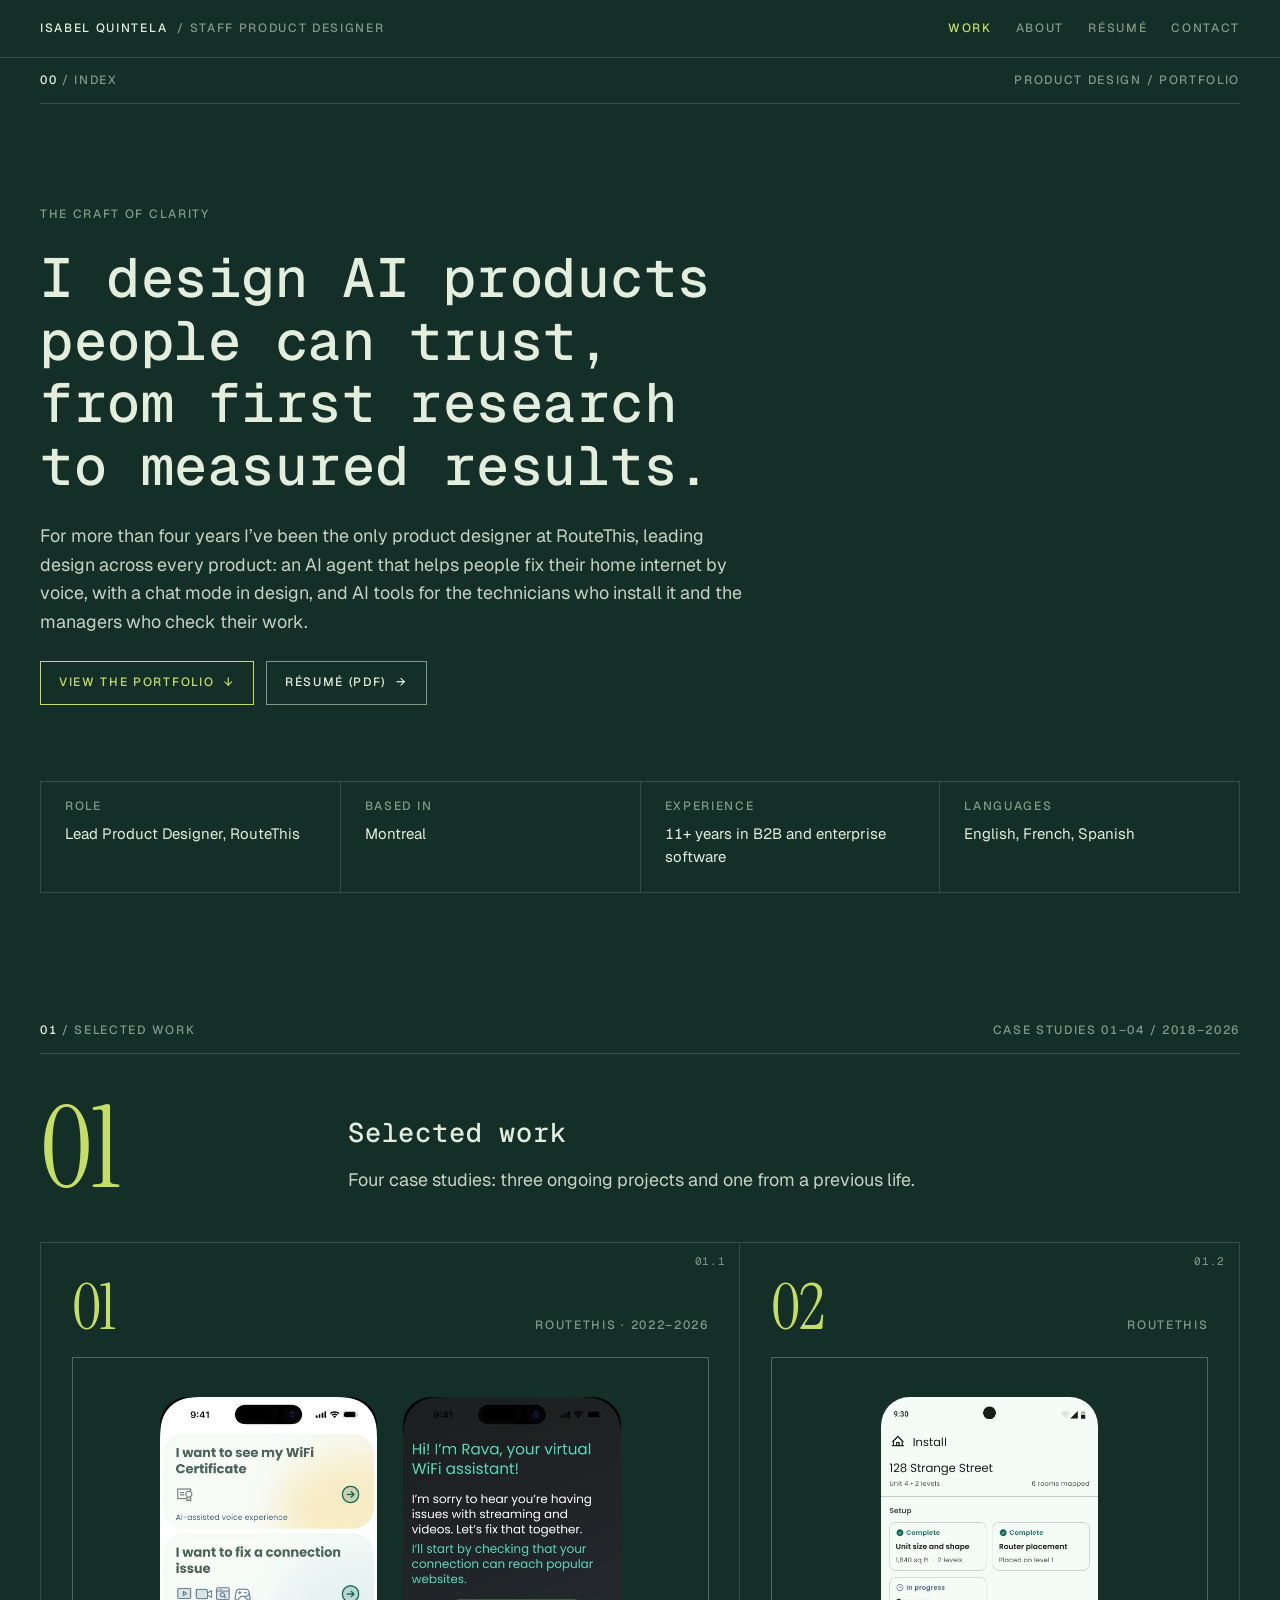
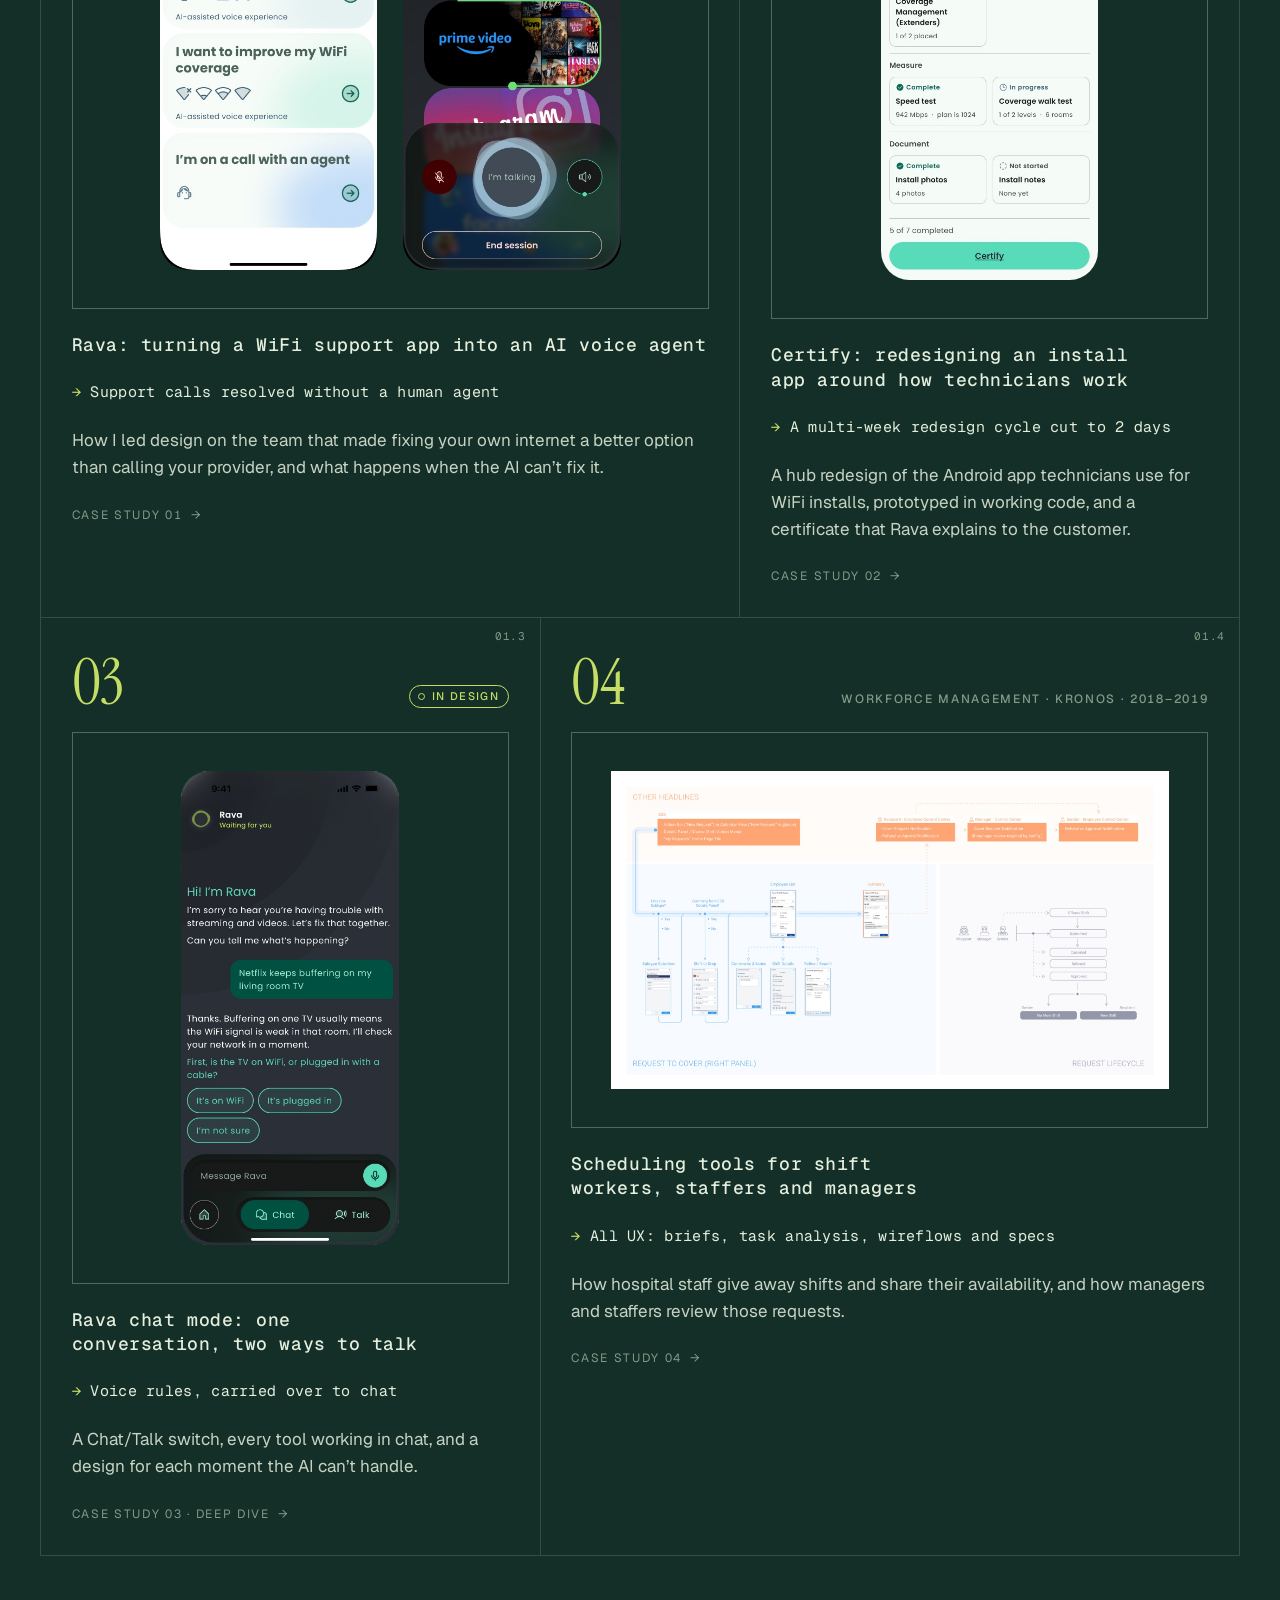
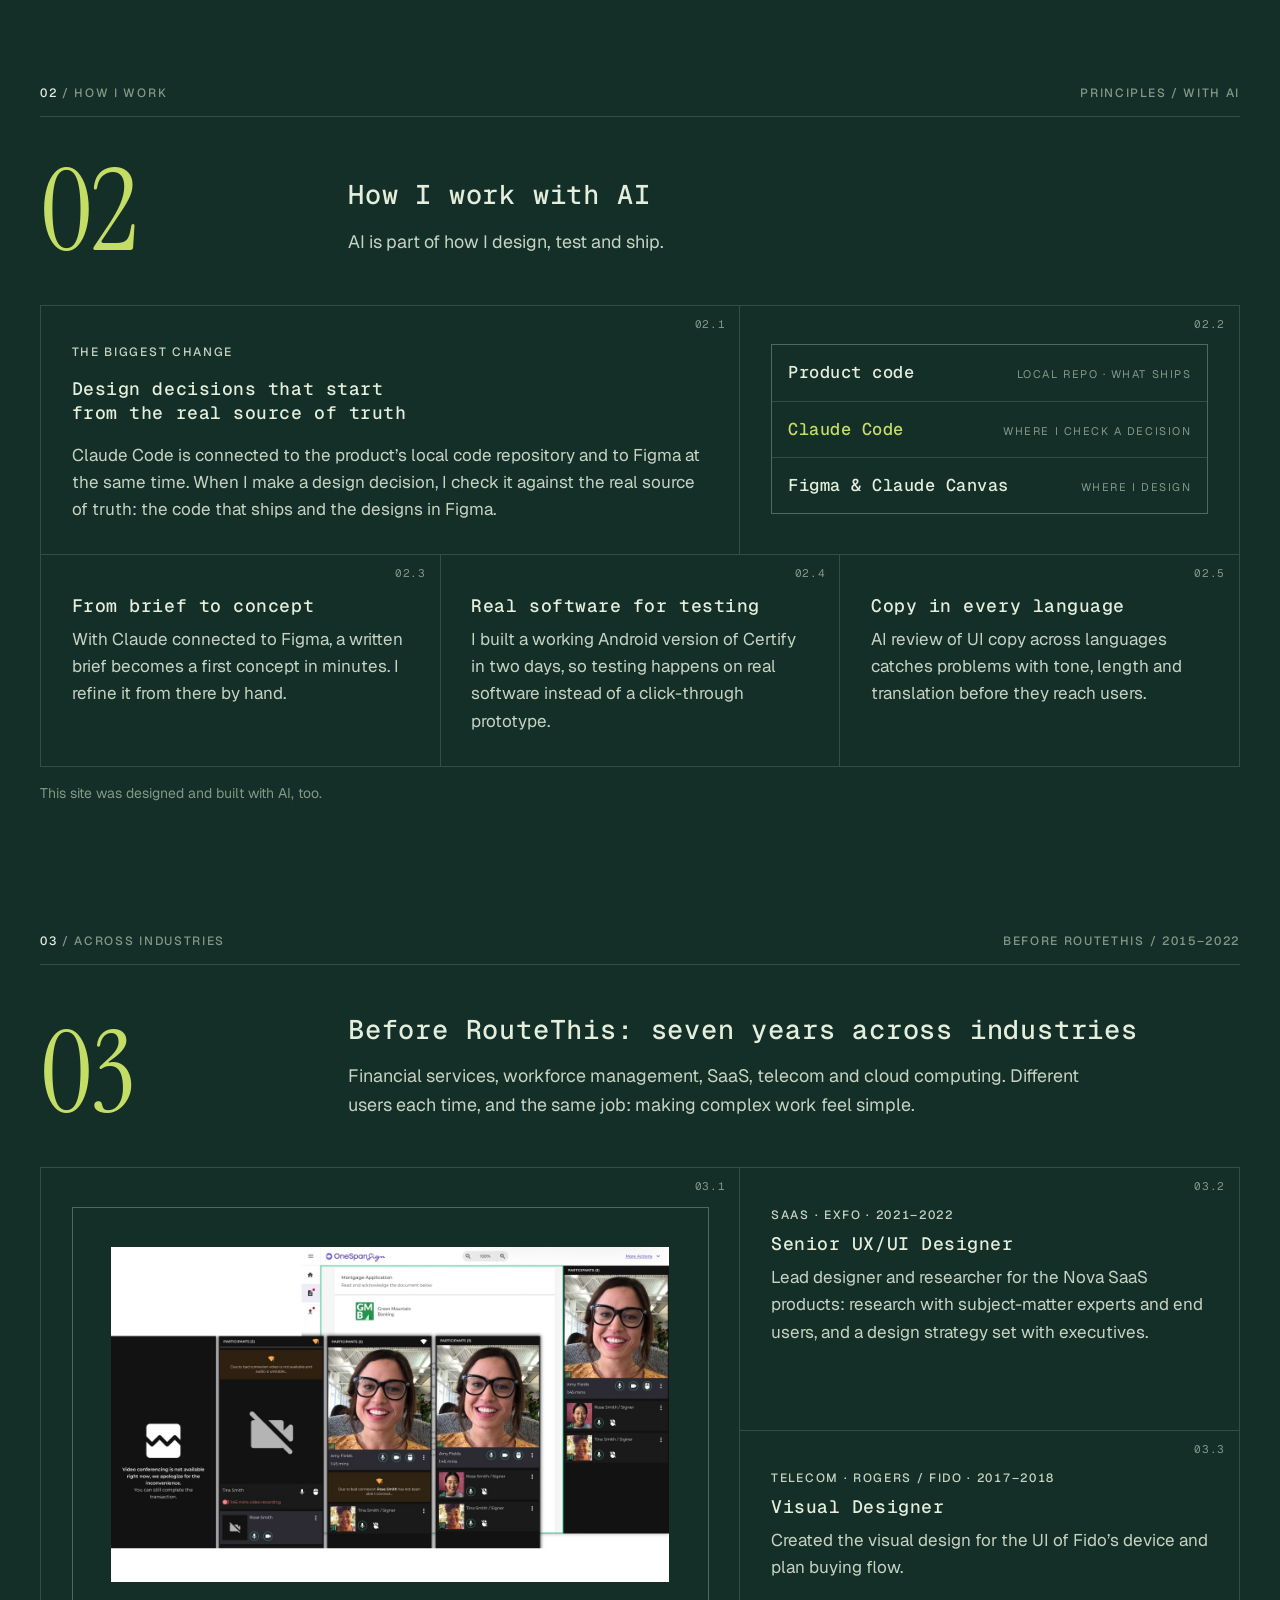
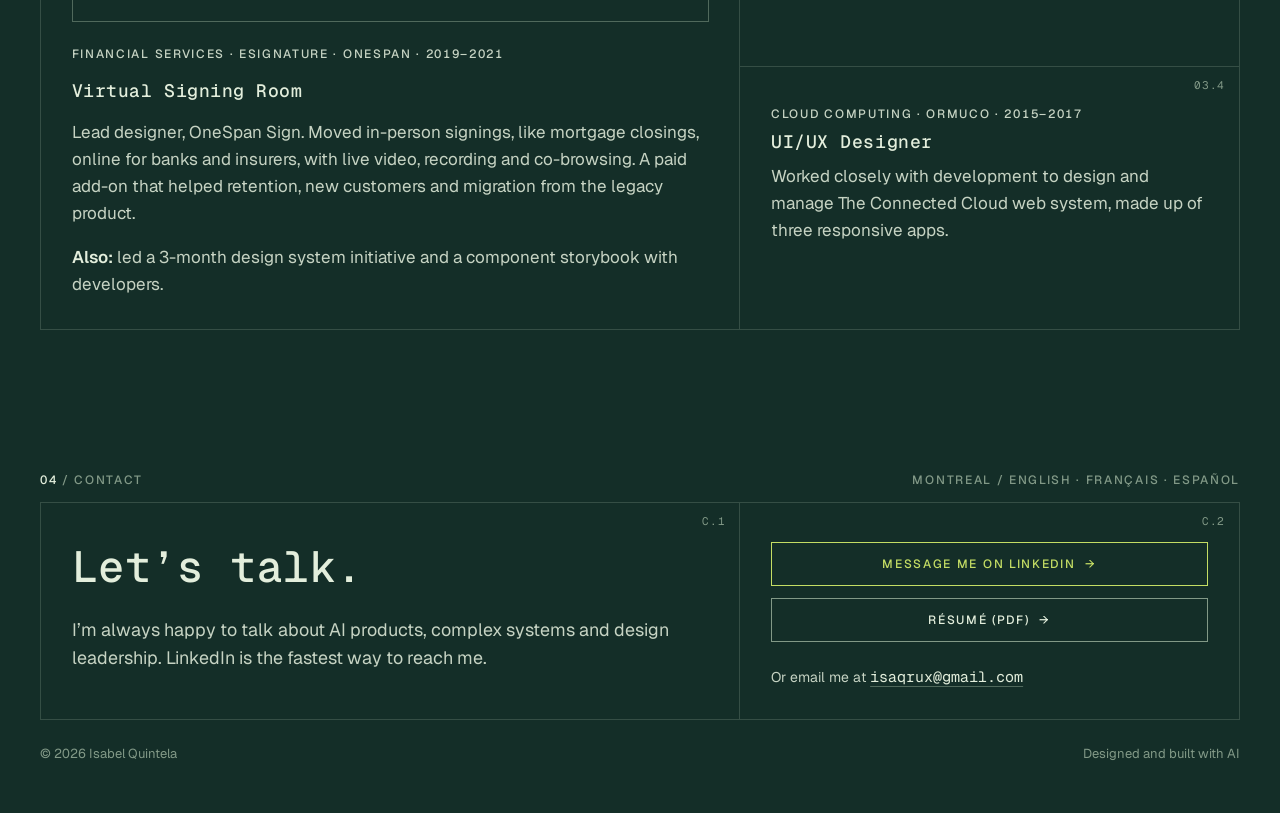
<file: index.html>
<!doctype html>
<html lang="en">
<head>
<meta charset="utf-8">
<meta name="viewport" content="width=device-width, initial-scale=1, viewport-fit=cover">
<meta name="description" content="Isabel Quintela, Lead Product Designer in Montreal. I design AI products people can trust, from first research to measured results.">
<title>Isabel Quintela Portfolio</title>
<meta name="claude:viewport-fit-sides" content="cover">
<link rel="preconnect" href="https://fonts.googleapis.com">
<link rel="preconnect" href="https://fonts.gstatic.com" crossorigin>
<link rel="stylesheet" href="https://fonts.googleapis.com/css2?family=Geist:wght@400;500;600&amp;family=Geist+Mono:wght@400;500&amp;family=Instrument+Serif&amp;display=swap">
<link rel="stylesheet" href="site.css">
</head>
<body>
<a class="skip" href="#main">Skip to content</a>
<header class="site-header">
  <div class="wrap">
    <a class="brand" href="index.html">Isabel Quintela <span>/ Staff Product Designer</span></a>
    <nav class="nav" aria-label="Main">
      <a href="index.html#work" aria-current="page">Work</a>
      <a href="about.html">About</a>
      <a href="Isabel-Quintela-CV.pdf">Résumé</a>
      <a href="#contact">Contact</a>
    </nav>
  </div>
</header>
<main id="main" class="wrap">

  <!-- 00 Index -->
  <section class="section" aria-labelledby="intro-title">
    <div class="labelbar"><span><b>00</b> / Index</span><span>Product design / Portfolio</span></div>
    <div class="intro">
      <div class="stack-lg">
        <p class="label">The craft of clarity</p>
        <h1 id="intro-title" class="statement">I design AI products people can trust, from first research to measured results.</h1>
        <p class="lede">For more than four years I’ve been the only product designer at RouteThis, leading design across every product: an AI agent that helps people fix their home internet by voice, with a chat mode in design, and AI tools for the technicians who install it and the managers who check their work.</p>
        <div class="actions">
          <a class="btn btn--primary" href="#work">View the portfolio <span class="arr" aria-hidden="true">↓</span></a>
          <a class="btn" href="Isabel-Quintela-CV.pdf">Résumé (PDF) <span class="arr" aria-hidden="true">→</span></a>
        </div>
      </div>
    </div>
    <dl class="meta" style="margin-top: 0">
      <div><dt>Role</dt><dd>Lead Product Designer, RouteThis</dd></div>
      <div><dt>Based in</dt><dd>Montreal</dd></div>
      <div><dt>Experience</dt><dd>11+ years in B2B and enterprise software</dd></div>
      <div><dt>Languages</dt><dd>English, French, Spanish</dd></div>
    </dl>
  </section>

  <!-- 01 Selected work -->
  <section class="section" id="work" aria-labelledby="work-title">
    <div class="labelbar"><span><b>01</b> / Selected work</span><span>Case studies 01–04 / 2018–2026</span></div>
    <div class="sec-head">
      <span class="numeral" data-count="1">01</span>
      <div class="stack">
        <h2 id="work-title" class="h2">Selected work</h2>
        <p class="lede">Four case studies: three ongoing projects and one from a previous life.</p>
      </div>
    </div>

    <div class="grid">
      <article class="cell cell--link span-7">
        <span class="sub">01.1</span>
        <div class="cell-inner entry">
          <div class="entry-top"><span class="numeral numeral--entry">01</span><span class="label">RouteThis · 2022–2026</span></div>
          <div class="frame">
            <img class="screen" src="img/rava-home.jpg" width="402" height="874" alt="Rava home screen with four choices: see my WiFi certificate, fix a connection issue, improve my WiFi coverage, and I’m on a call with an agent.">
            <img class="screen" src="img/rava-talking.jpg" width="402" height="874" alt="Rava talking: “Hi! I’m Rava, your virtual WiFi assistant”, while it checks that streaming sites are reachable, with the orb labelled I’m talking.">
          </div>
          <h3 class="h3"><a class="stretch" href="rava.html">Rava: turning a WiFi support app into an AI voice agent</a></h3>
          <p class="outcome">Support calls resolved without a human agent</p>
          <p>How I led design on the team that made fixing your own internet a better option than calling your provider, and what happens when the AI can’t fix it.</p>
          <span class="go">Case study 01 <span aria-hidden="true">→</span></span>
        </div>
      </article>

      <article class="cell cell--link span-5">
        <span class="sub">01.2</span>
        <div class="cell-inner entry">
          <div class="entry-top"><span class="numeral numeral--entry">02</span><span class="label">RouteThis</span></div>
          <div class="frame">
            <img class="screen" src="img/certify-hub.jpg" width="412" height="915" alt="Certify install hub: Setup, Measure and Document tools, each with its own status, and 5 of 7 completed.">
          </div>
          <h3 class="h3"><a class="stretch" href="certify.html">Certify: redesigning an install app around how technicians work</a></h3>
          <p class="outcome">A multi-week redesign cycle cut to 2 days</p>
          <p>A hub redesign of the Android app technicians use for WiFi installs, prototyped in working code, and a certificate that Rava explains to the customer.</p>
          <span class="go">Case study 02 <span aria-hidden="true">→</span></span>
        </div>
      </article>

      <article class="cell cell--link span-5">
        <span class="sub">01.3</span>
        <div class="cell-inner entry">
          <div class="entry-top"><span class="numeral numeral--entry">03</span><span class="pill pill--design">In design</span></div>
          <div class="frame">
            <img class="screen" src="img/chat-d.jpg" width="402" height="874" alt="Rava in chat mode, waiting for a reply, with quick-reply chips and the Chat/Talk switch.">
          </div>
          <h3 class="h3"><a class="stretch" href="rava-chat.html">Rava chat mode: one conversation, two ways to talk</a></h3>
          <p class="outcome">Voice rules, carried over to chat</p>
          <p>A Chat/Talk switch, every tool working in chat, and a design for each moment the AI can’t handle.</p>
          <span class="go">Case study 03 · Deep dive <span aria-hidden="true">→</span></span>
        </div>
      </article>

      <article class="cell cell--link span-7">
        <span class="sub">01.4</span>
        <div class="cell-inner entry">
          <div class="entry-top"><span class="numeral numeral--entry">04</span><span class="label">Workforce management · Kronos · 2018–2019</span></div>
          <div class="frame frame--fill">
            <img class="shot" src="img/kronos-rtc-wireflow.jpg" width="2000" height="1137" alt="Request to Cover wireflow: entry points, the employee list, comments, shift details and filters, a summary, and the request lifecycle for sender, recipient and manager.">
          </div>
          <h3 class="h3"><a class="stretch" href="workforce-management.html">Scheduling tools for shift workers, staffers and managers</a></h3>
          <p class="outcome">All UX: briefs, task analysis, wireflows and specs</p>
          <p>How hospital staff give away shifts and share their availability, and how managers and staffers review those requests.</p>
          <span class="go">Case study 04 <span aria-hidden="true">→</span></span>
        </div>
      </article>
    </div>
  </section>

  <!-- 02 How I work -->
  <section class="section" id="how" aria-labelledby="how-title">
    <div class="labelbar"><span><b>02</b> / How I work</span><span>Principles / With AI</span></div>
    <div class="sec-head">
      <span class="numeral" data-count="2">02</span>
      <div class="stack">
        <h2 id="how-title" class="h2">How I work with AI</h2>
        <p class="lede">AI is part of how I design, test and ship.</p>
      </div>
    </div>
    <div class="grid">
      <div class="cell span-7">
        <span class="sub">02.1</span>
        <div class="stack">
          <p class="label">The biggest change</p>
          <h3 class="h3">Design decisions that start from the real source of truth</h3>
          <p>Claude Code is connected to the product’s local code repository and to Figma at the same time. When I make a design decision, I check it against the real source of truth: the code that ships and the designs in Figma.</p>
        </div>
      </div>
      <div class="cell span-5">
        <span class="sub">02.2</span>
        <div class="source-map" role="img" aria-label="Diagram: the product’s code repository and the designs in Figma and Claude Canvas both connect to Claude Code, where design decisions get checked.">
          <div class="source-node"><b>Product code</b><span>Local repo · what ships</span></div>
          <div class="source-node source-node--hub"><b>Claude Code</b><span>Where I check a decision</span></div>
          <div class="source-node"><b>Figma &amp; Claude Canvas</b><span>Where I design</span></div>
        </div>
      </div>
      <div class="cell span-4">
        <span class="sub">02.3</span>
        <div class="stack-sm">
          <h3 class="h3">From brief to concept</h3>
          <p>With Claude connected to Figma, a written brief becomes a first concept in minutes. I refine it from there by hand.</p>
        </div>
      </div>
      <div class="cell span-4">
        <span class="sub">02.4</span>
        <div class="stack-sm">
          <h3 class="h3">Real software for testing</h3>
          <p>I built a working Android version of Certify in two days, so testing happens on real software instead of a click-through prototype.</p>
        </div>
      </div>
      <div class="cell span-4">
        <span class="sub">02.5</span>
        <div class="stack-sm">
          <h3 class="h3">Copy in every language</h3>
          <p>AI review of UI copy across languages catches problems with tone, length and translation before they reach users.</p>
        </div>
      </div>
    </div>
    <p class="small" style="padding-top: 16px">This site was designed and built with AI, too.</p>
  </section>

  <!-- 03 Across industries -->
  <section class="section" id="industries" aria-labelledby="ind-title">
    <div class="labelbar"><span><b>03</b> / Across industries</span><span>Before RouteThis / 2015–2022</span></div>
    <div class="sec-head">
      <span class="numeral" data-count="3">03</span>
      <div class="stack">
        <h2 id="ind-title" class="h2">Before RouteThis: seven years across industries</h2>
        <p class="lede">Financial services, workforce management, SaaS, telecom and cloud computing. Different users each time, and the same job: making complex work feel simple.</p>
      </div>
    </div>
    <div class="grid">
      <article class="cell span-7 row-3">
        <span class="sub">03.1</span>
        <div class="stack-lg">
          <div class="frame frame--fill">
            <img class="shot" src="img/vsr-host-view.jpg" width="1320" height="794" alt="OneSpan Virtual Signing Room: a mortgage document beside live video of the participants, with states for a poor connection and video not available.">
          </div>
          <div class="stack">
            <p class="label">Financial services · eSignature · OneSpan · 2019–2021</p>
            <h3 class="h3">Virtual Signing Room</h3>
            <p>Lead designer, OneSpan Sign. Moved in-person signings, like mortgage closings, online for banks and insurers, with live video, recording and co-browsing. A paid add-on that helped retention, new customers and migration from the legacy product.</p>
            <p><strong>Also:</strong> led a 3-month design system initiative and a component storybook with developers.</p>
          </div>
        </div>
      </article>
      <article class="cell span-5">
        <span class="sub">03.2</span>
        <div class="stack-sm">
          <p class="label">SaaS · EXFO · 2021–2022</p>
          <h3 class="h3">Senior UX/UI Designer</h3>
          <p>Lead designer and researcher for the Nova SaaS products: research with subject-matter experts and end users, and a design strategy set with executives.</p>
        </div>
      </article>
      <article class="cell span-5">
        <span class="sub">03.3</span>
        <div class="stack-sm">
          <p class="label">Telecom · Rogers / Fido · 2017–2018</p>
          <h3 class="h3">Visual Designer</h3>
          <p>Created the visual design for the UI of Fido’s device and plan buying flow.</p>
        </div>
      </article>
      <article class="cell span-5">
        <span class="sub">03.4</span>
        <div class="stack-sm">
          <p class="label">Cloud computing · Ormuco · 2015–2017</p>
          <h3 class="h3">UI/UX Designer</h3>
          <p>Worked closely with development to design and manage The Connected Cloud web system, made up of three responsive apps.</p>
        </div>
      </article>
    </div>
  </section>

</main>
<footer class="wrap contact" id="contact" aria-labelledby="contact-title">
  <div class="labelbar"><span><b>04</b> / Contact</span><span>Montreal / English · Français · Español</span></div>
  <div class="grid">
    <div class="cell span-7">
      <span class="sub">C.1</span>
      <div class="stack-lg">
        <h2 class="statement" id="contact-title" style="font-size: clamp(1.75rem, 3.4vw, 2.75rem)">Let’s talk.</h2>
        <p class="lede">I’m always happy to talk about AI products, complex systems and design leadership. LinkedIn is the fastest way to reach me.</p>
      </div>
    </div>
    <div class="cell span-5">
      <span class="sub">C.2</span>
      <div class="stack-lg">
        <div class="actions" style="flex-direction: column; align-items: stretch">
          <a class="btn btn--primary" href="https://www.linkedin.com/in/isabel-quintela/">Message me on LinkedIn <span class="arr" aria-hidden="true">→</span></a>
          <a class="btn" href="Isabel-Quintela-CV.pdf">Résumé (PDF) <span class="arr" aria-hidden="true">→</span></a>
        </div>
        <p class="small">Or email me at <a class="link email" href="mailto:isaqrux@gmail.com">isaqrux@gmail.com</a></p>
      </div>
    </div>
  </div>
  <div class="colophon"><span>© 2026 Isabel Quintela</span><span>Designed and built with AI</span></div>
</footer>
<script src="site.js" defer></script>
</body>
</html>
</file>
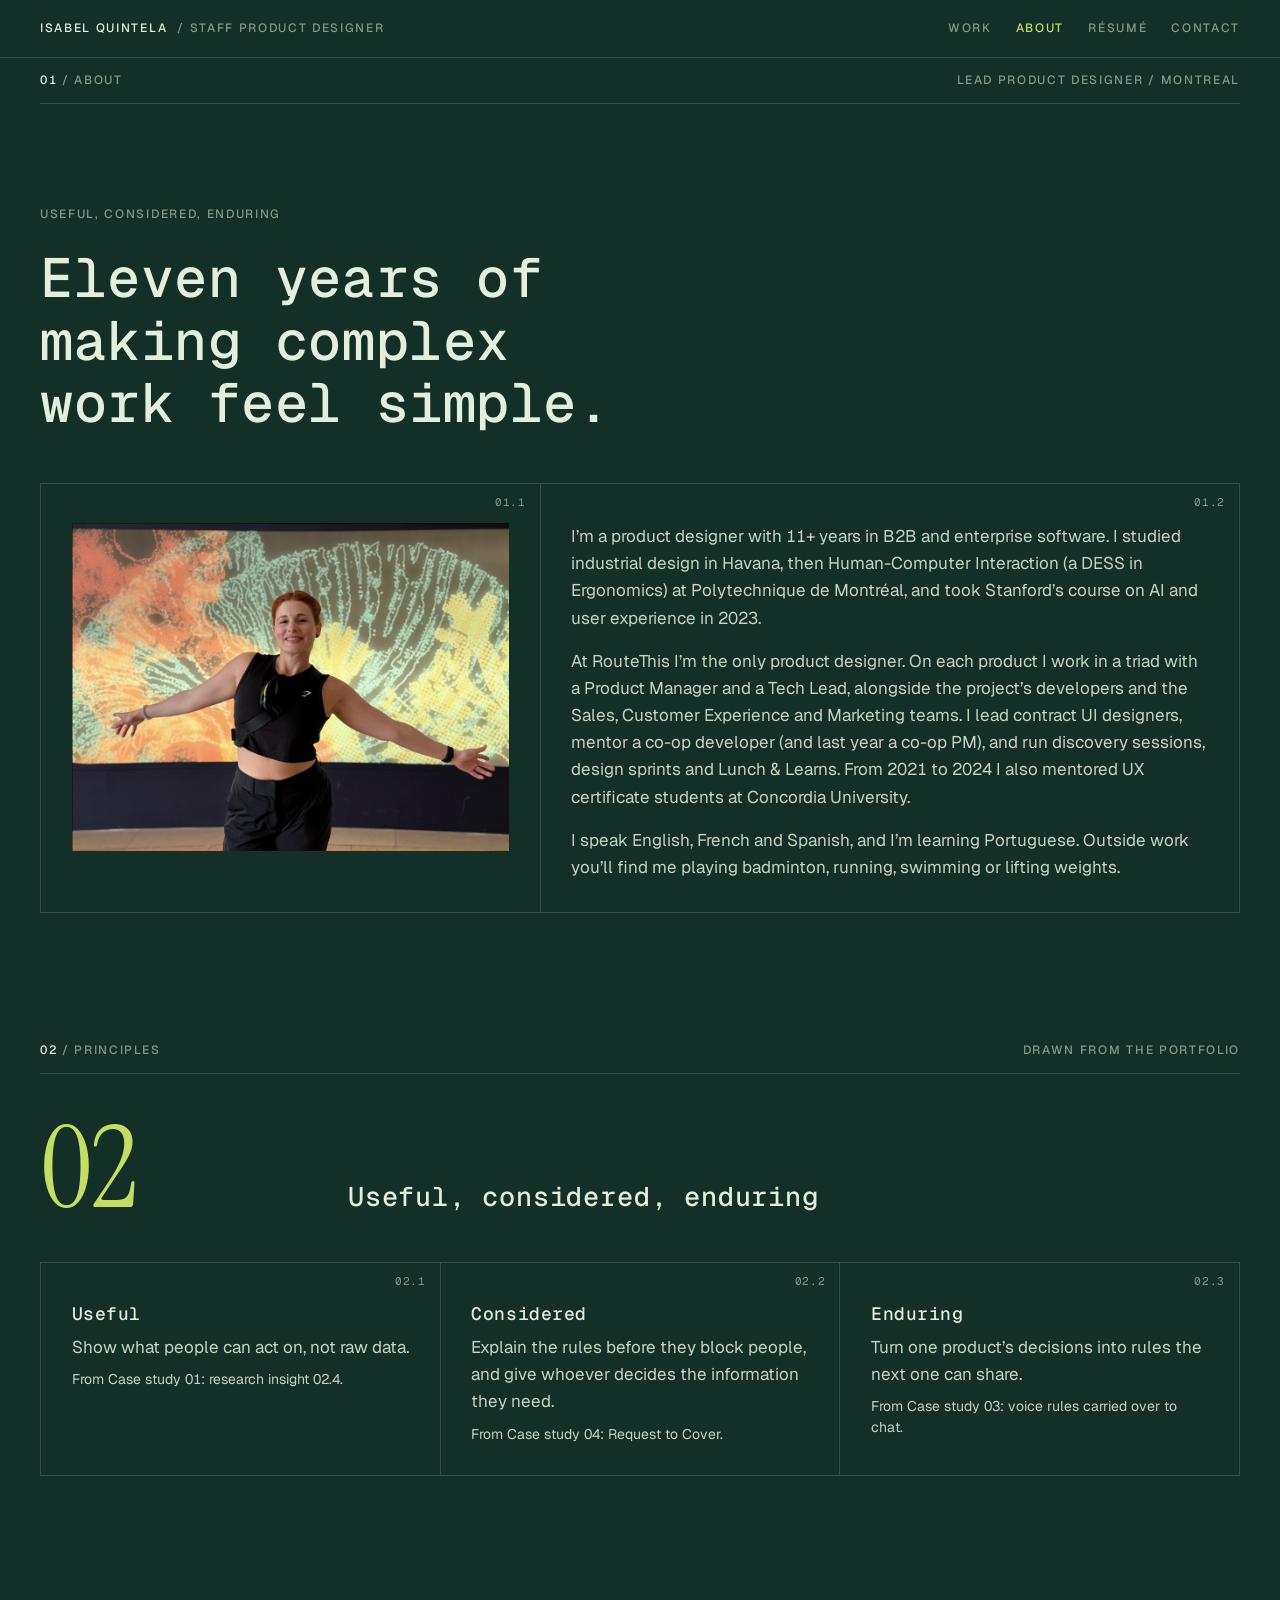
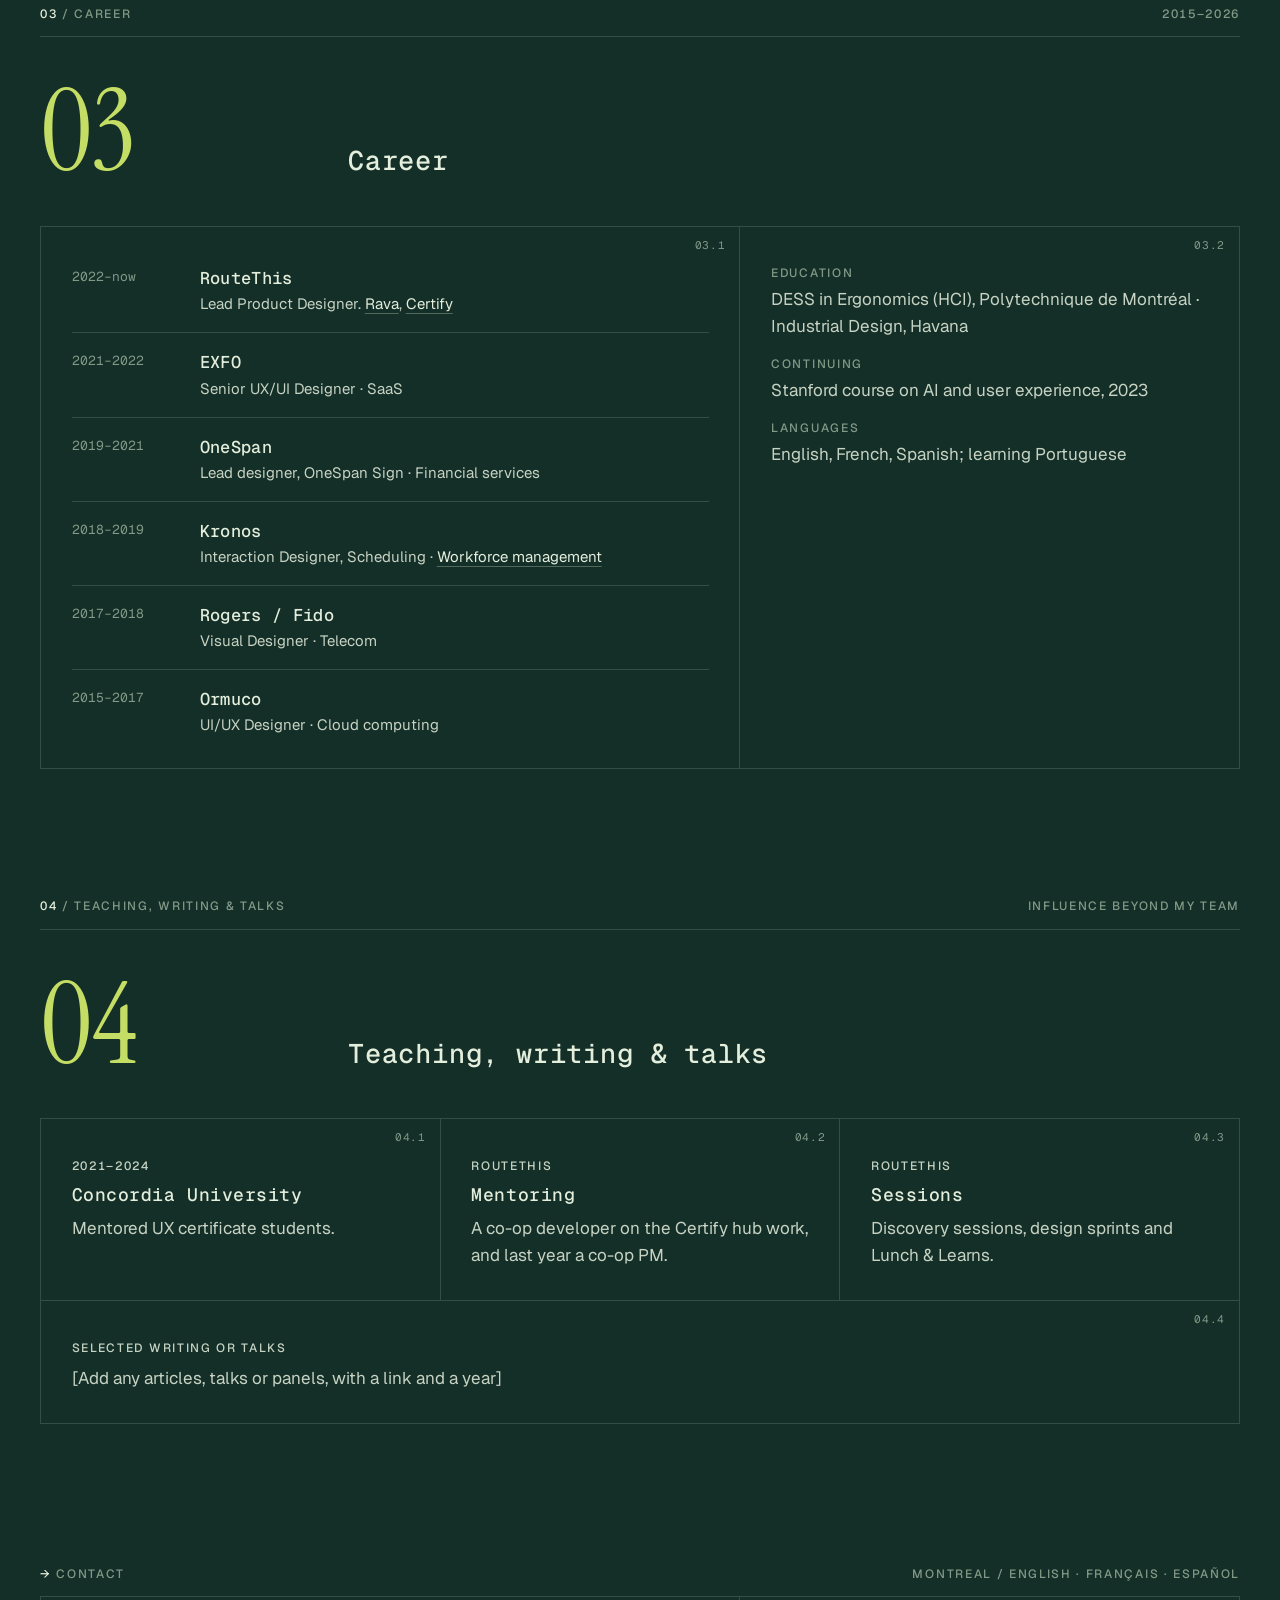
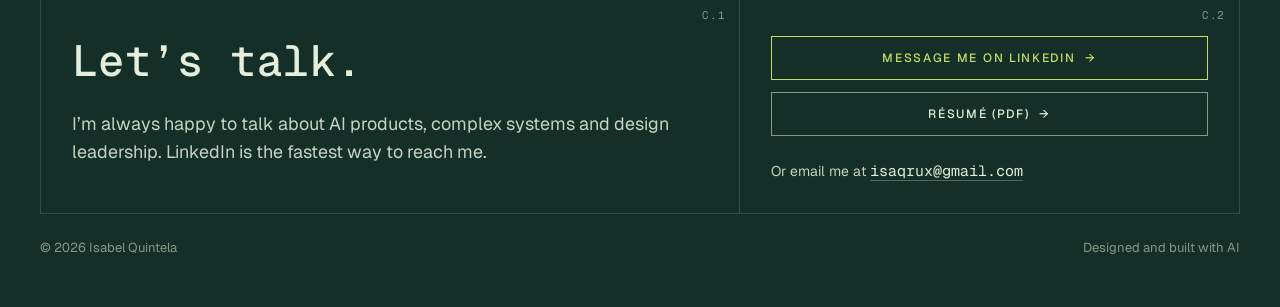
<file: about.html>
<!doctype html>
<html lang="en">
<head>
<meta charset="utf-8">
<meta name="viewport" content="width=device-width, initial-scale=1, viewport-fit=cover">
<title>About · Isabel Quintela</title>
<meta name="claude:viewport-fit-sides" content="cover">
<link rel="preconnect" href="https://fonts.googleapis.com">
<link rel="preconnect" href="https://fonts.gstatic.com" crossorigin>
<link rel="stylesheet" href="https://fonts.googleapis.com/css2?family=Geist:wght@400;500;600&amp;family=Geist+Mono:wght@400;500&amp;family=Instrument+Serif&amp;display=swap">
<link rel="stylesheet" href="site.css">
</head>
<body>
<a class="skip" href="#main">Skip to content</a>
<header class="site-header">
  <div class="wrap">
    <a class="brand" href="index.html">Isabel Quintela <span>/ Staff Product Designer</span></a>
    <nav class="nav" aria-label="Main">
      <a href="index.html#work">Work</a>
      <a href="about.html" aria-current="page">About</a>
      <a href="Isabel-Quintela-CV.pdf">Résumé</a>
      <a href="#contact">Contact</a>
    </nav>
  </div>
</header>
<main id="main" class="wrap">

  <section class="section" aria-labelledby="about-title">
    <div class="labelbar"><span><b>01</b> / About</span><span>Lead Product Designer / Montreal</span></div>
    <div class="intro" style="padding-bottom: clamp(32px, 4vw, 48px)">
      <div class="stack-lg">
        <p class="label">Useful, considered, enduring</p>
        <h1 id="about-title" class="statement">Eleven years of making complex work feel simple.</h1>
      </div>
    </div>
    <div class="grid">
      <div class="cell span-5">
        <span class="sub">01.1</span>
        <div class="about-photo">
          <img src="img/portrait.jpg" width="1000" height="750" alt="Isabel Quintela smiling with her arms open in front of a large, colourful projected artwork.">
        </div>
      </div>
      <div class="cell span-7">
        <span class="sub">01.2</span>
        <div class="body">
          <p>I’m a product designer with 11+ years in B2B and enterprise software. I studied industrial design in Havana, then Human-Computer Interaction (a DESS in Ergonomics) at Polytechnique de Montréal, and took Stanford’s course on AI and user experience in 2023.</p>
          <p>At RouteThis I’m the only product designer. On each product I work in a triad with a Product Manager and a Tech Lead, alongside the project’s developers and the Sales, Customer Experience and Marketing teams. I lead contract UI designers, mentor a co-op developer (and last year a co-op PM), and run discovery sessions, design sprints and Lunch &amp; Learns. From 2021 to 2024 I also mentored UX certificate students at Concordia University.</p>
          <p>I speak English, French and Spanish, and I’m learning Portuguese. Outside work you’ll find me playing badminton, running, swimming or lifting weights.</p>
        </div>
      </div>
    </div>
  </section>

  <section class="section" id="principles" aria-labelledby="principles-title">
    <div class="labelbar"><span><b>02</b> / Principles</span><span>Drawn from the portfolio</span></div>
    <div class="sec-head">
      <span class="numeral" data-count="2">02</span>
      <div class="stack"><h2 class="h2" id="principles-title">Useful, considered, enduring</h2></div>
    </div>
    <div class="grid">
      <div class="cell span-4">
        <span class="sub">02.1</span>
        <div class="stack-sm">
          <h3 class="h3">Useful</h3>
          <p>Show what people can act on, not raw data.</p>
          <p class="small">From Case study 01: research insight 02.4.</p>
        </div>
      </div>
      <div class="cell span-4">
        <span class="sub">02.2</span>
        <div class="stack-sm">
          <h3 class="h3">Considered</h3>
          <p>Explain the rules before they block people, and give whoever decides the information they need.</p>
          <p class="small">From Case study 04: Request to Cover.</p>
        </div>
      </div>
      <div class="cell span-4">
        <span class="sub">02.3</span>
        <div class="stack-sm">
          <h3 class="h3">Enduring</h3>
          <p>Turn one product’s decisions into rules the next one can share.</p>
          <p class="small">From Case study 03: voice rules carried over to chat.</p>
        </div>
      </div>
    </div>
  </section>

  <section class="section" id="career" aria-labelledby="career-title">
    <div class="labelbar"><span><b>03</b> / Career</span><span>2015–2026</span></div>
    <div class="sec-head">
      <span class="numeral" data-count="3">03</span>
      <div class="stack"><h2 class="h2" id="career-title">Career</h2></div>
    </div>
    <div class="grid">
      <div class="cell span-7">
        <span class="sub">03.1</span>
        <ol class="career">
          <li><span class="yrs">2022–now</span><div><b>RouteThis</b><p>Lead Product Designer. <a class="link" href="rava.html">Rava</a>, <a class="link" href="certify.html">Certify</a></p></div></li>
          <li><span class="yrs">2021–2022</span><div><b>EXFO</b><p>Senior UX/UI Designer · SaaS</p></div></li>
          <li><span class="yrs">2019–2021</span><div><b>OneSpan</b><p>Lead designer, OneSpan Sign · Financial services</p></div></li>
          <li><span class="yrs">2018–2019</span><div><b>Kronos</b><p>Interaction Designer, Scheduling · <a class="link" href="workforce-management.html">Workforce management</a></p></div></li>
          <li><span class="yrs">2017–2018</span><div><b>Rogers / Fido</b><p>Visual Designer · Telecom</p></div></li>
          <li><span class="yrs">2015–2017</span><div><b>Ormuco</b><p>UI/UX Designer · Cloud computing</p></div></li>
        </ol>
      </div>
      <div class="cell span-5">
        <span class="sub">03.2</span>
        <dl class="cdw">
          <div><dt>Education</dt><dd>DESS in Ergonomics (HCI), Polytechnique de Montréal · Industrial Design, Havana</dd></div>
          <div><dt>Continuing</dt><dd>Stanford course on AI and user experience, 2023</dd></div>
          <div><dt>Languages</dt><dd>English, French, Spanish; learning Portuguese</dd></div>
        </dl>
      </div>
    </div>
  </section>

  <section class="section" id="teaching" aria-labelledby="teaching-title">
    <div class="labelbar"><span><b>04</b> / Teaching, writing &amp; talks</span><span>Influence beyond my team</span></div>
    <div class="sec-head">
      <span class="numeral" data-count="4">04</span>
      <div class="stack"><h2 class="h2" id="teaching-title">Teaching, writing &amp; talks</h2></div>
    </div>
    <div class="grid">
      <div class="cell span-4">
        <span class="sub">04.1</span>
        <div class="stack-sm"><p class="label">2021–2024</p><h3 class="h3">Concordia University</h3><p>Mentored UX certificate students.</p></div>
      </div>
      <div class="cell span-4">
        <span class="sub">04.2</span>
        <div class="stack-sm"><p class="label">RouteThis</p><h3 class="h3">Mentoring</h3><p>A co-op developer on the Certify hub work, and last year a co-op PM.</p></div>
      </div>
      <div class="cell span-4">
        <span class="sub">04.3</span>
        <div class="stack-sm"><p class="label">RouteThis</p><h3 class="h3">Sessions</h3><p>Discovery sessions, design sprints and Lunch &amp; Learns.</p></div>
      </div>
      <div class="cell span-12">
        <span class="sub">04.4</span>
        <div class="stack-sm"><p class="label">Selected writing or talks</p><p>[Add any articles, talks or panels, with a link and a year]</p></div>
      </div>
    </div>
  </section>

</main>
<footer class="wrap contact" id="contact" aria-labelledby="contact-title">
  <div class="labelbar"><span><b>→</b> Contact</span><span>Montreal / English · Français · Español</span></div>
  <div class="grid">
    <div class="cell span-7">
      <span class="sub">C.1</span>
      <div class="stack-lg">
        <h2 class="statement" id="contact-title" style="font-size: clamp(1.75rem, 3.4vw, 2.75rem)">Let’s talk.</h2>
        <p class="lede">I’m always happy to talk about AI products, complex systems and design leadership. LinkedIn is the fastest way to reach me.</p>
      </div>
    </div>
    <div class="cell span-5">
      <span class="sub">C.2</span>
      <div class="stack-lg">
        <div class="actions" style="flex-direction: column; align-items: stretch">
          <a class="btn btn--primary" href="https://www.linkedin.com/in/isabel-quintela/">Message me on LinkedIn <span class="arr" aria-hidden="true">→</span></a>
          <a class="btn" href="Isabel-Quintela-CV.pdf">Résumé (PDF) <span class="arr" aria-hidden="true">→</span></a>
        </div>
        <p class="small">Or email me at <a class="link email" href="mailto:isaqrux@gmail.com">isaqrux@gmail.com</a></p>
      </div>
    </div>
  </div>
  <div class="colophon"><span>© 2026 Isabel Quintela</span><span>Designed and built with AI</span></div>
</footer>
<script src="site.js" defer></script>
</body>
</html>
</file>
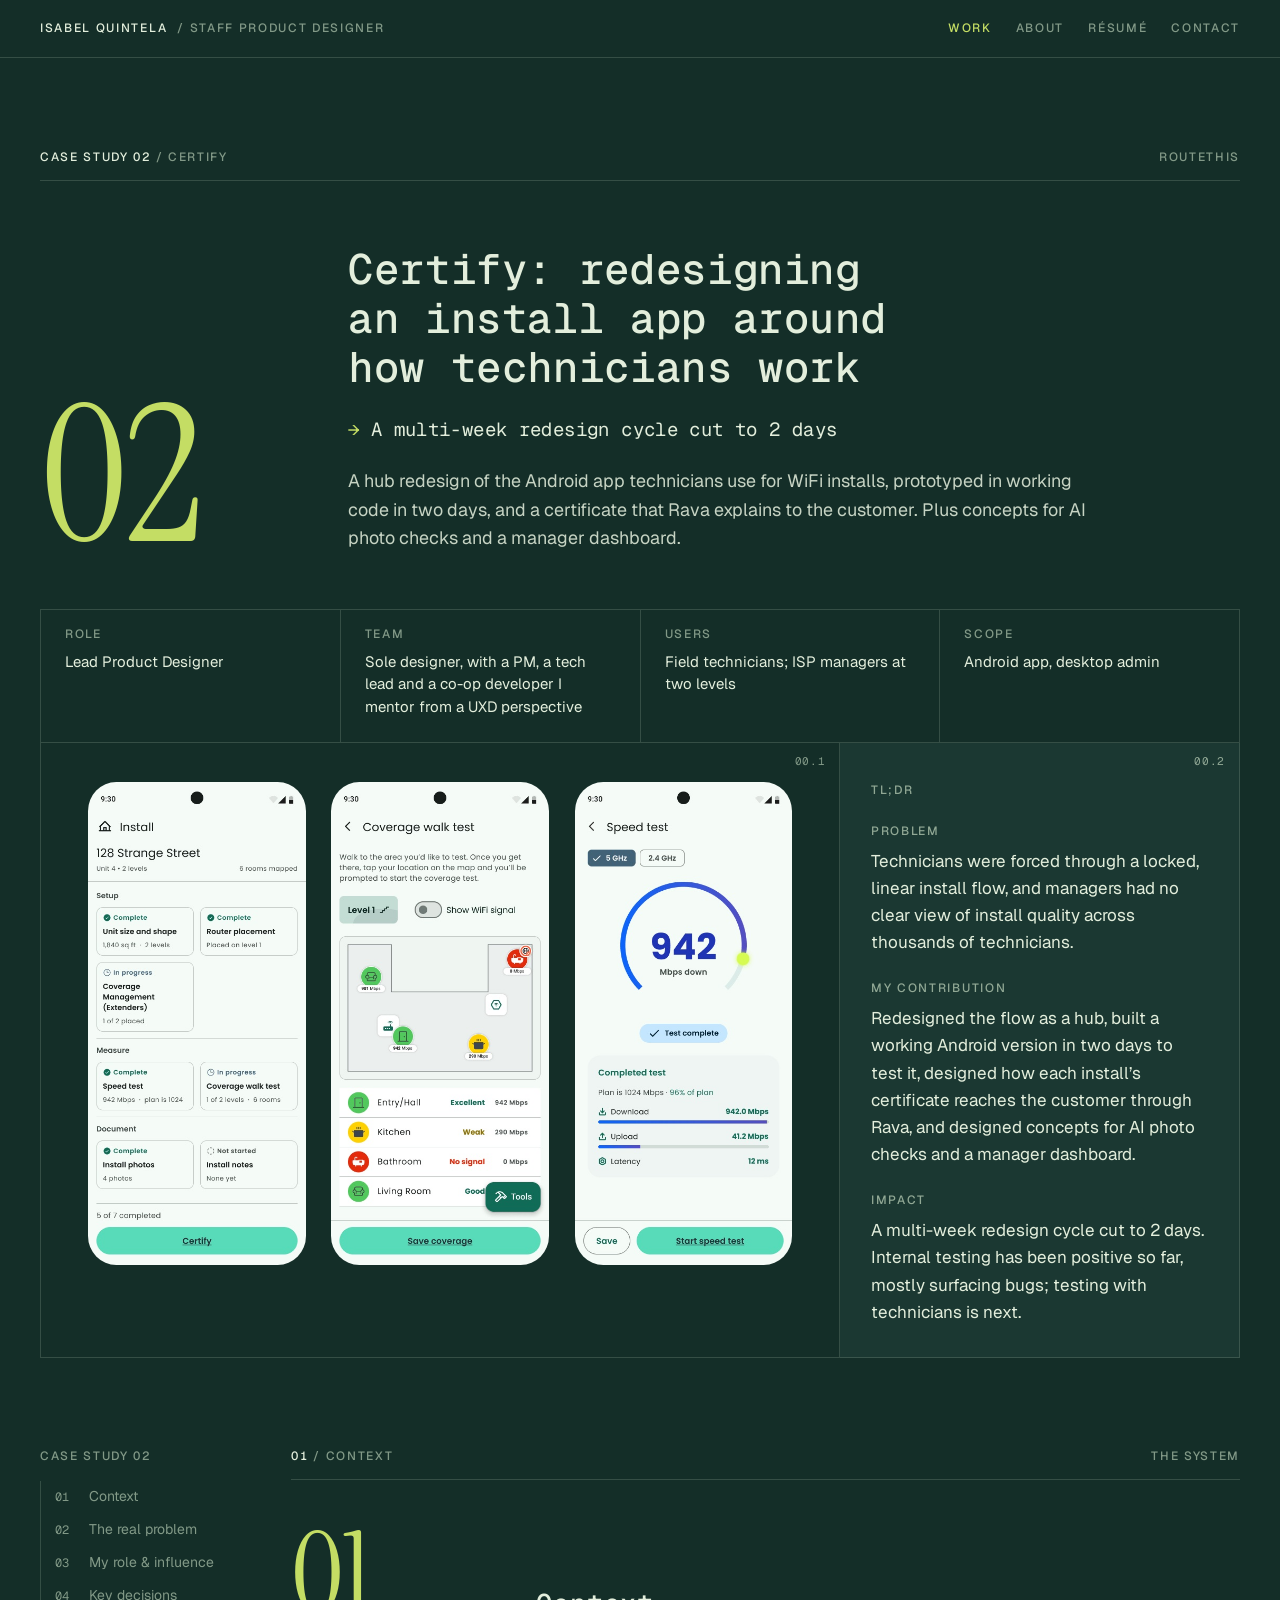
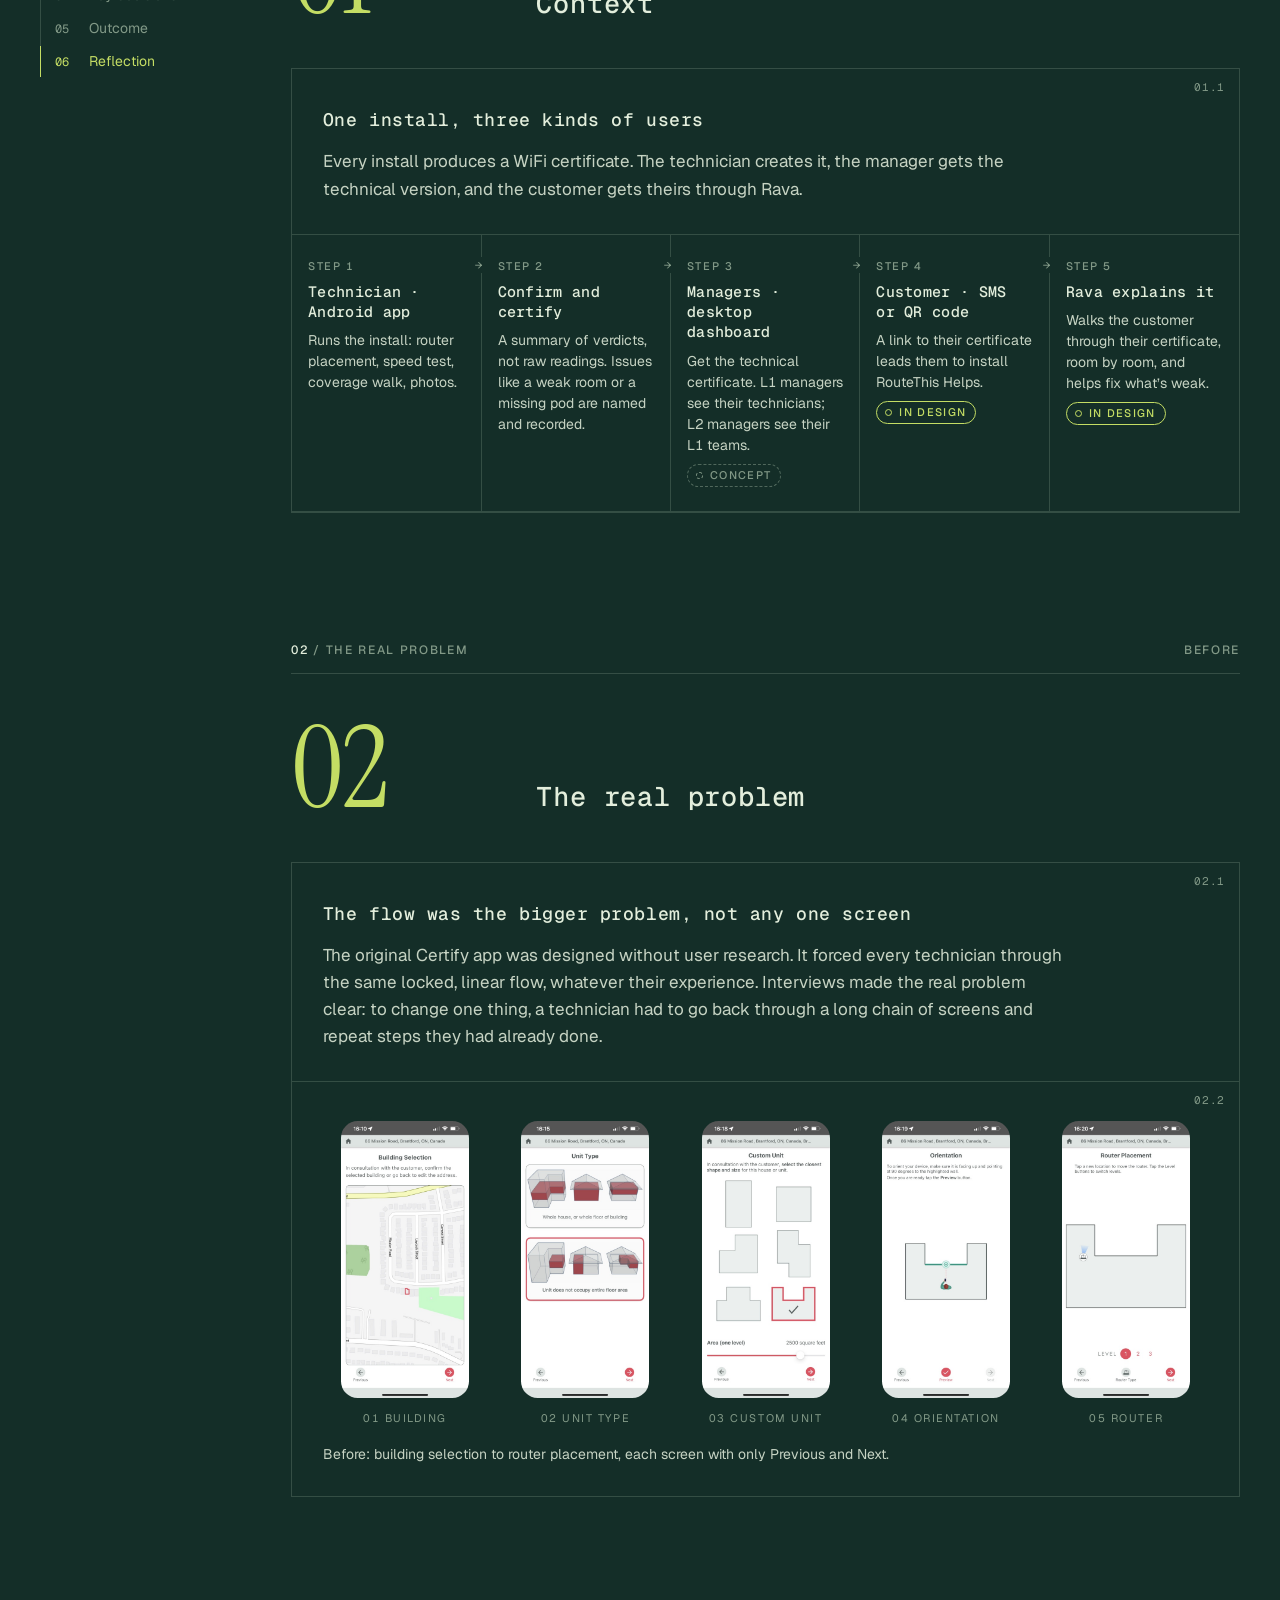
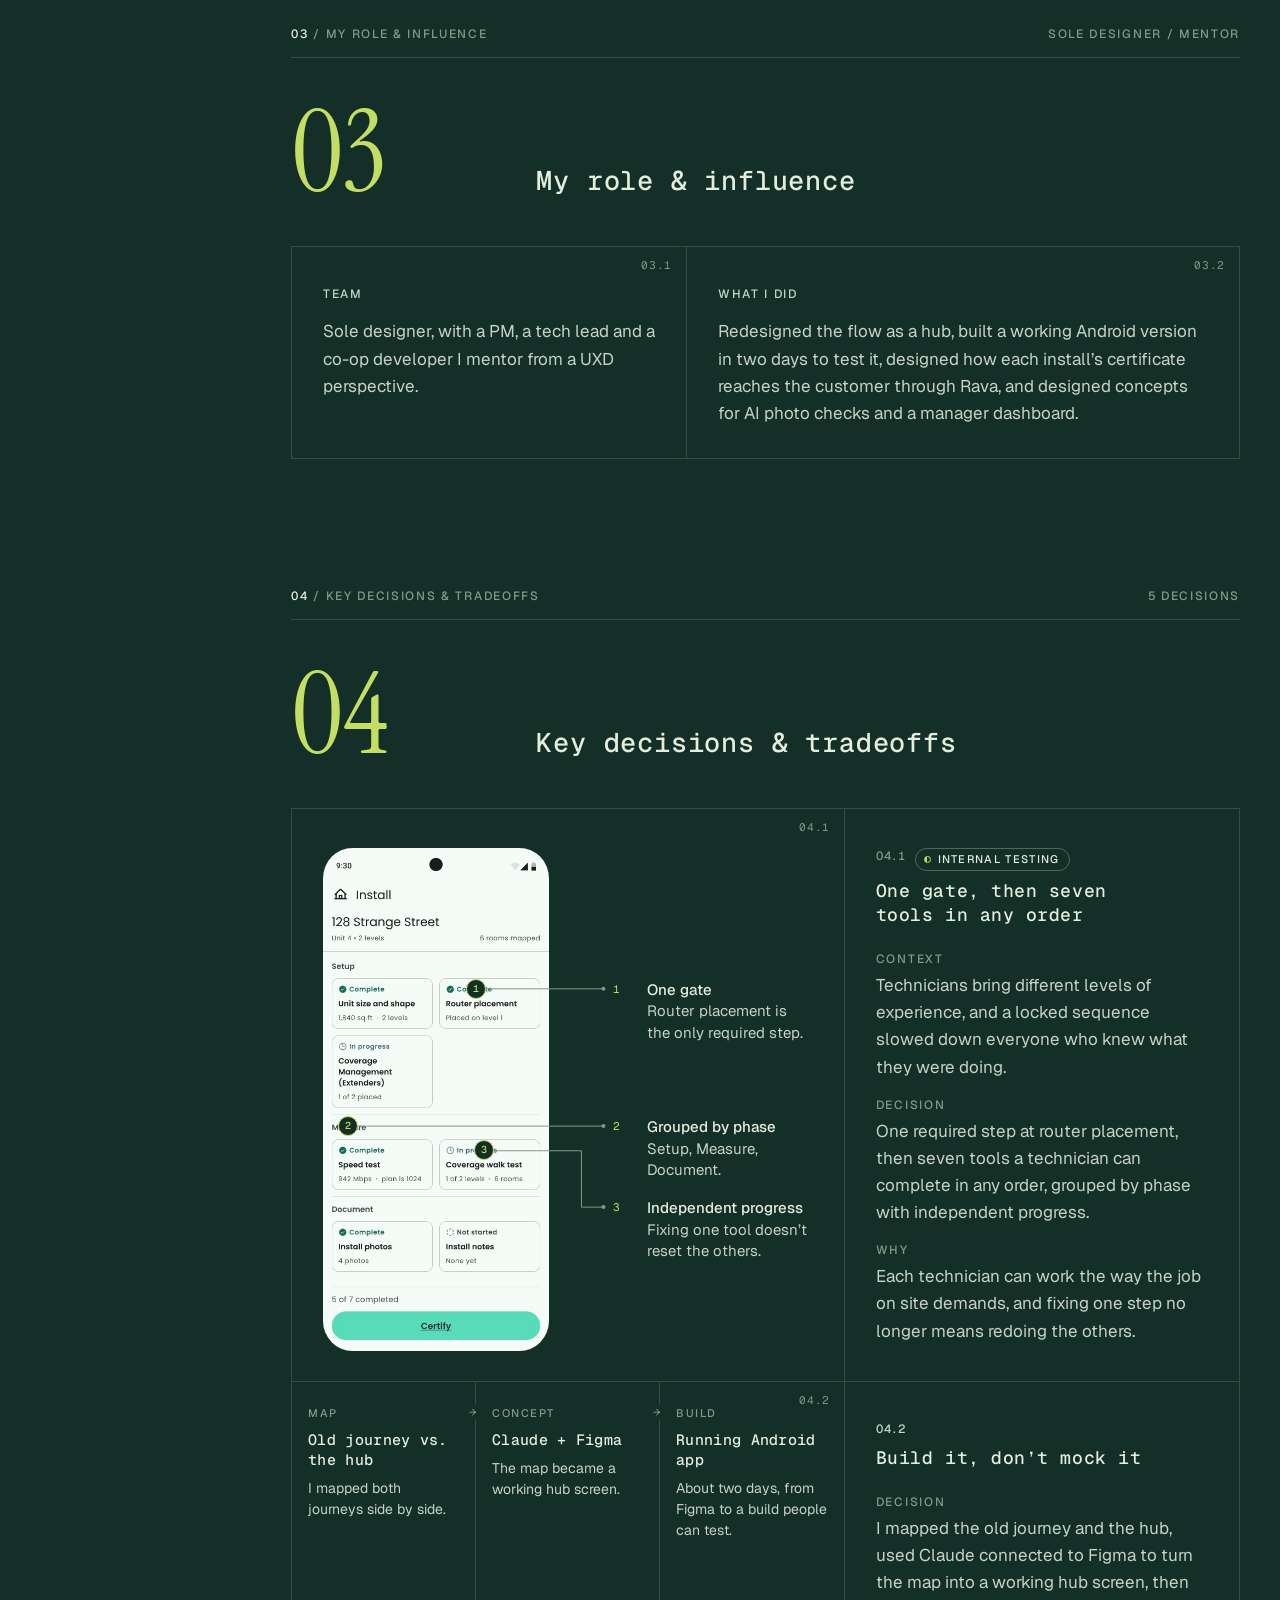
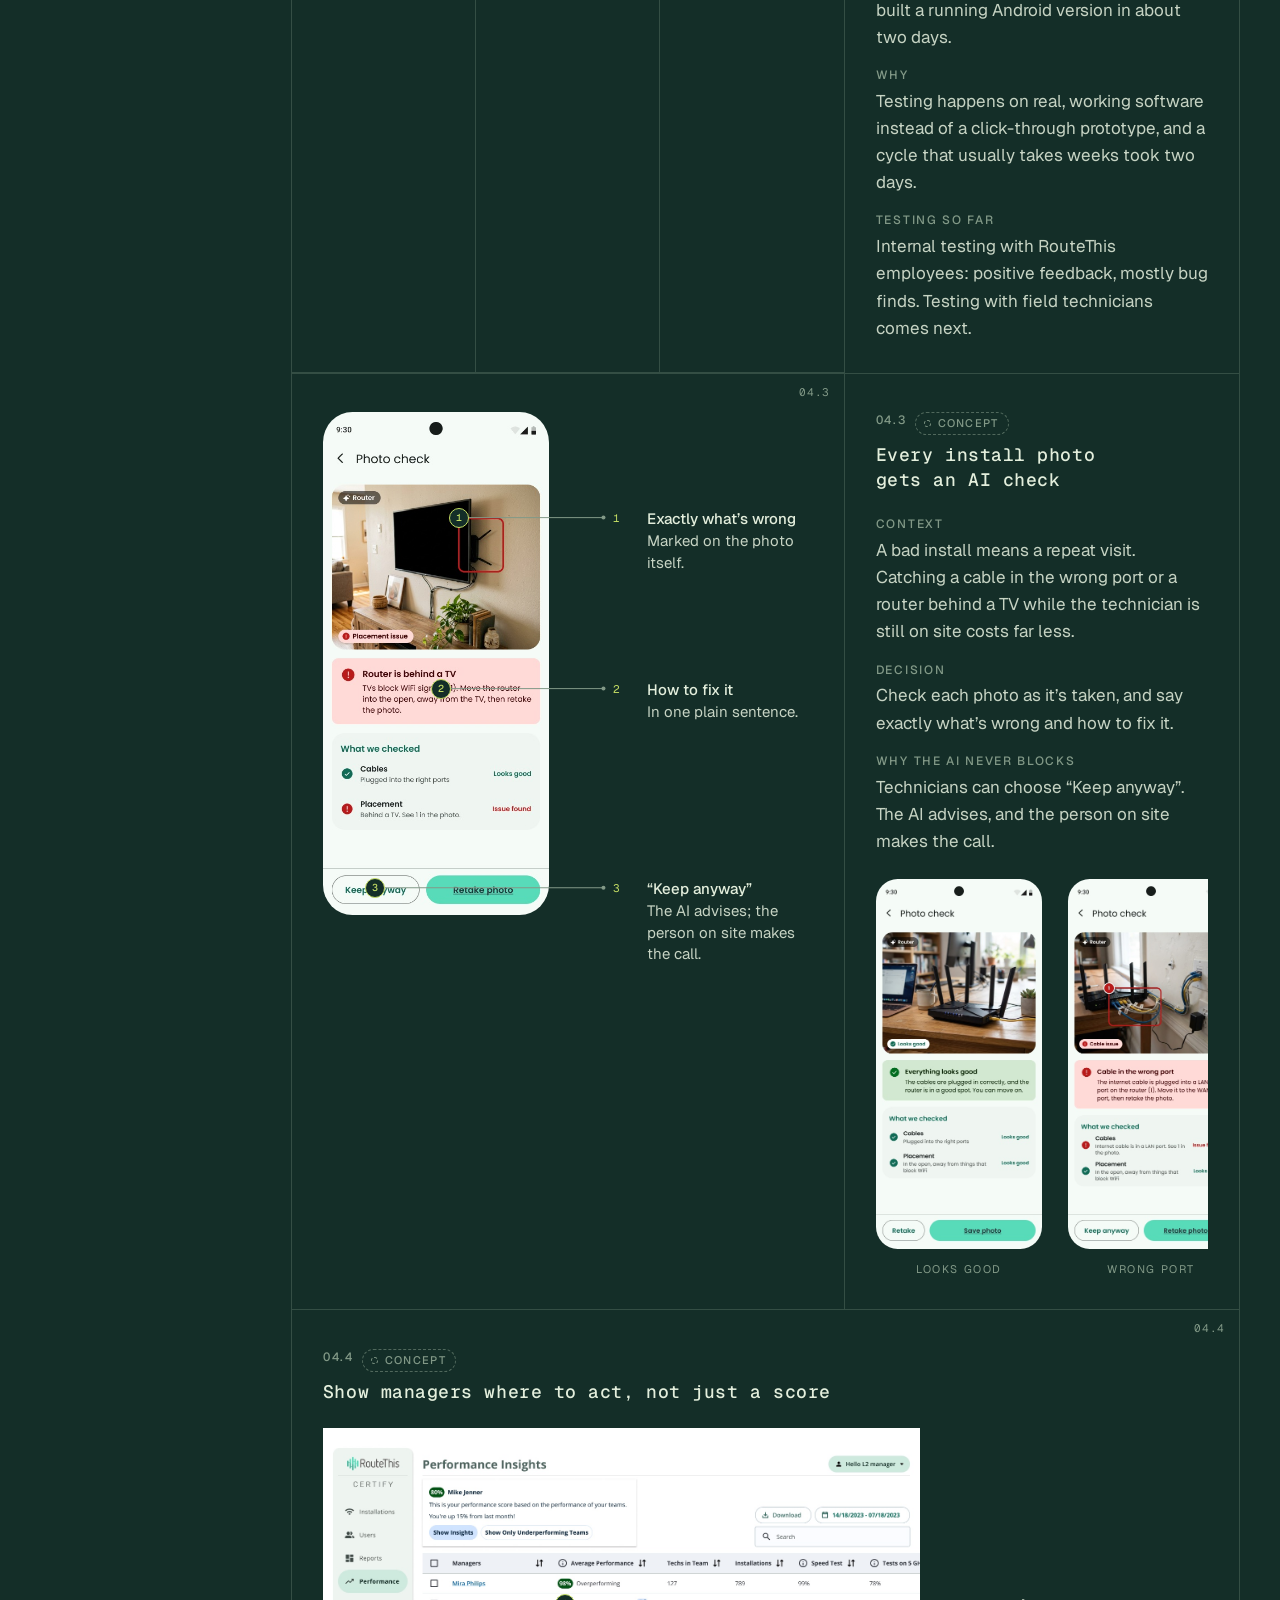
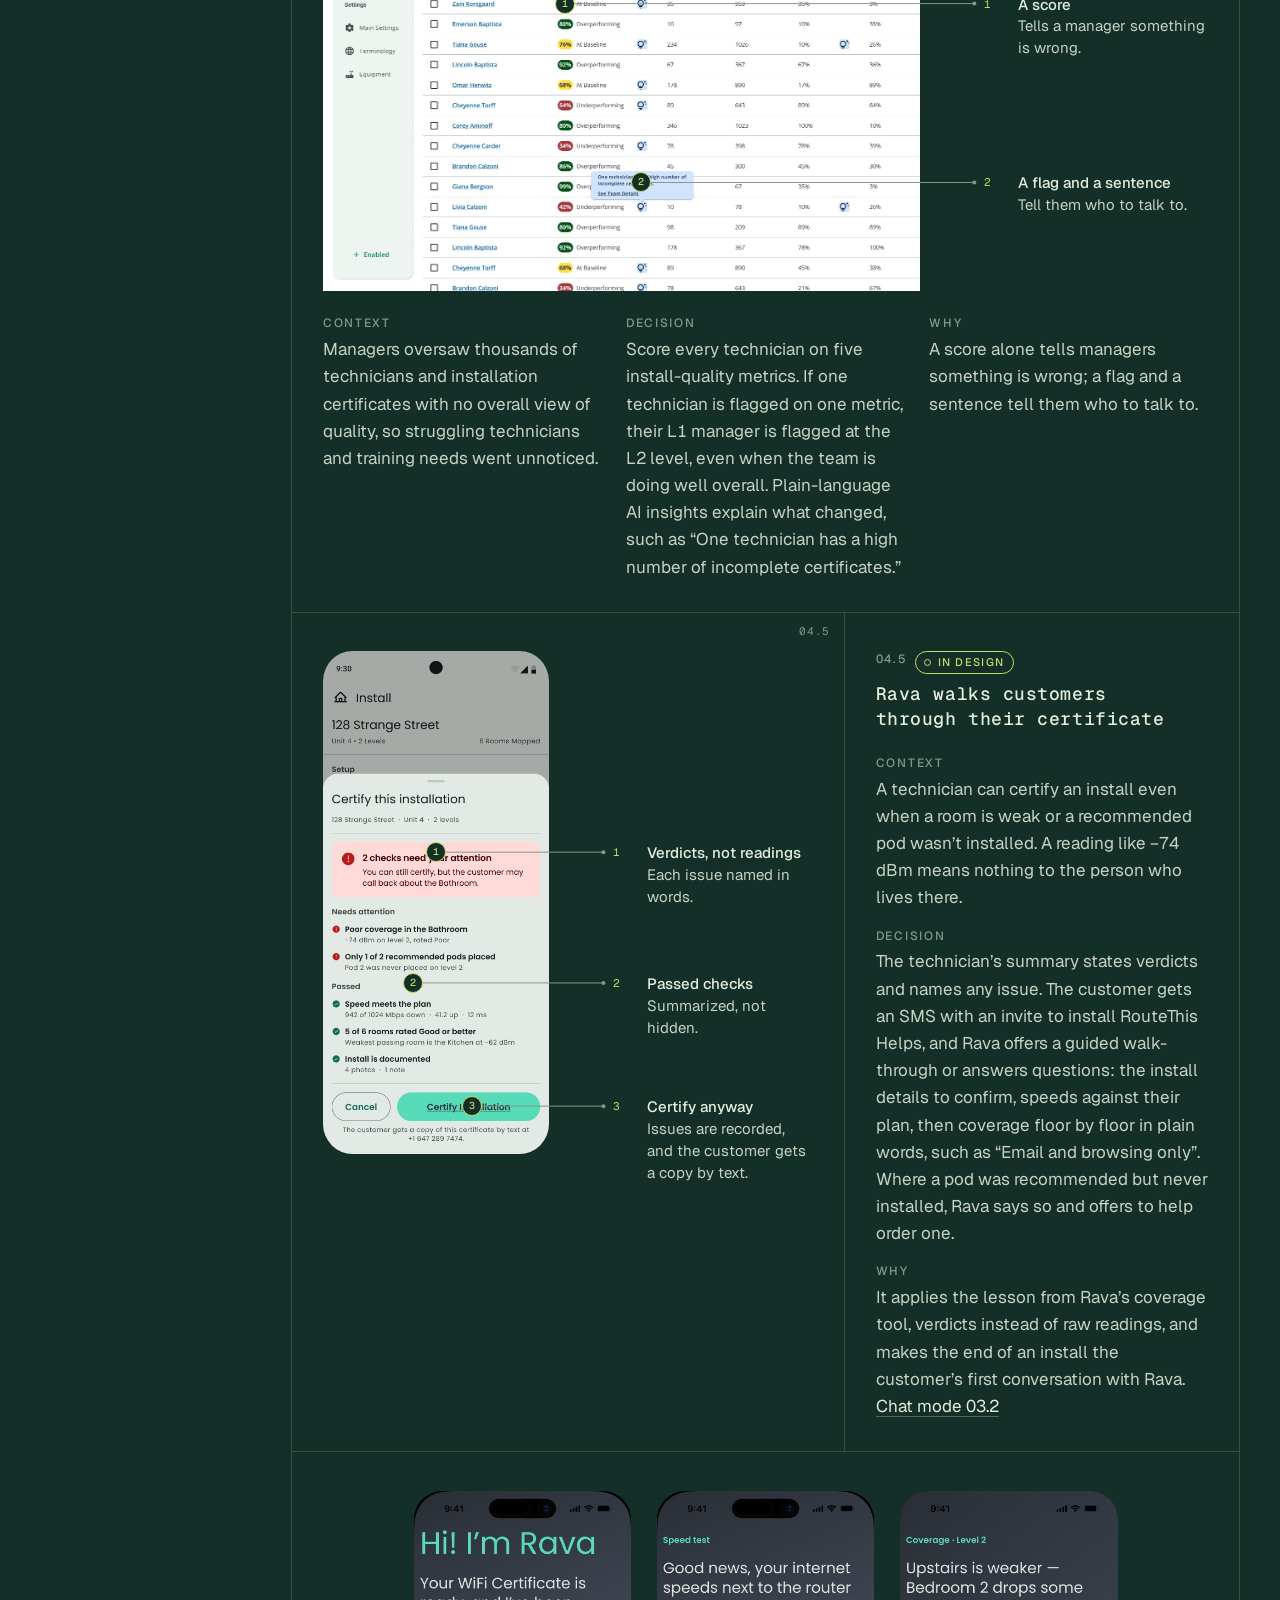
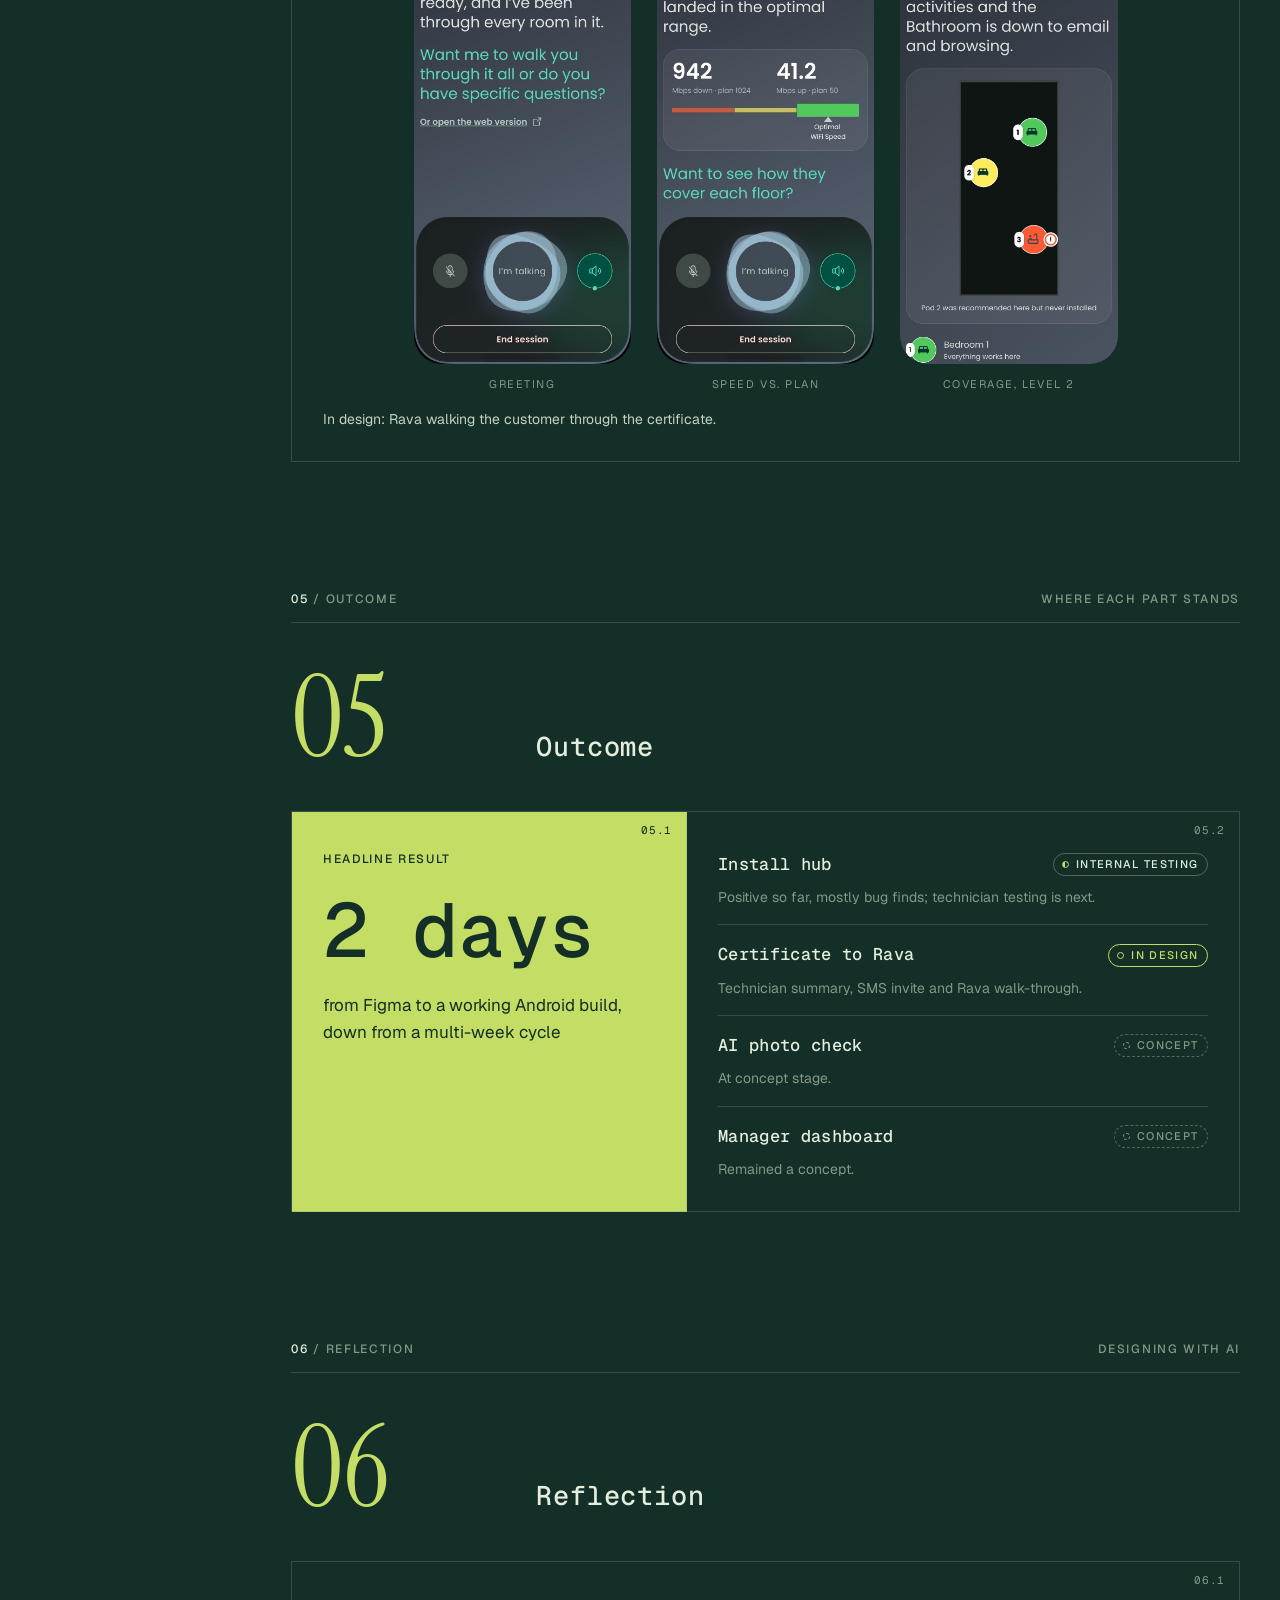
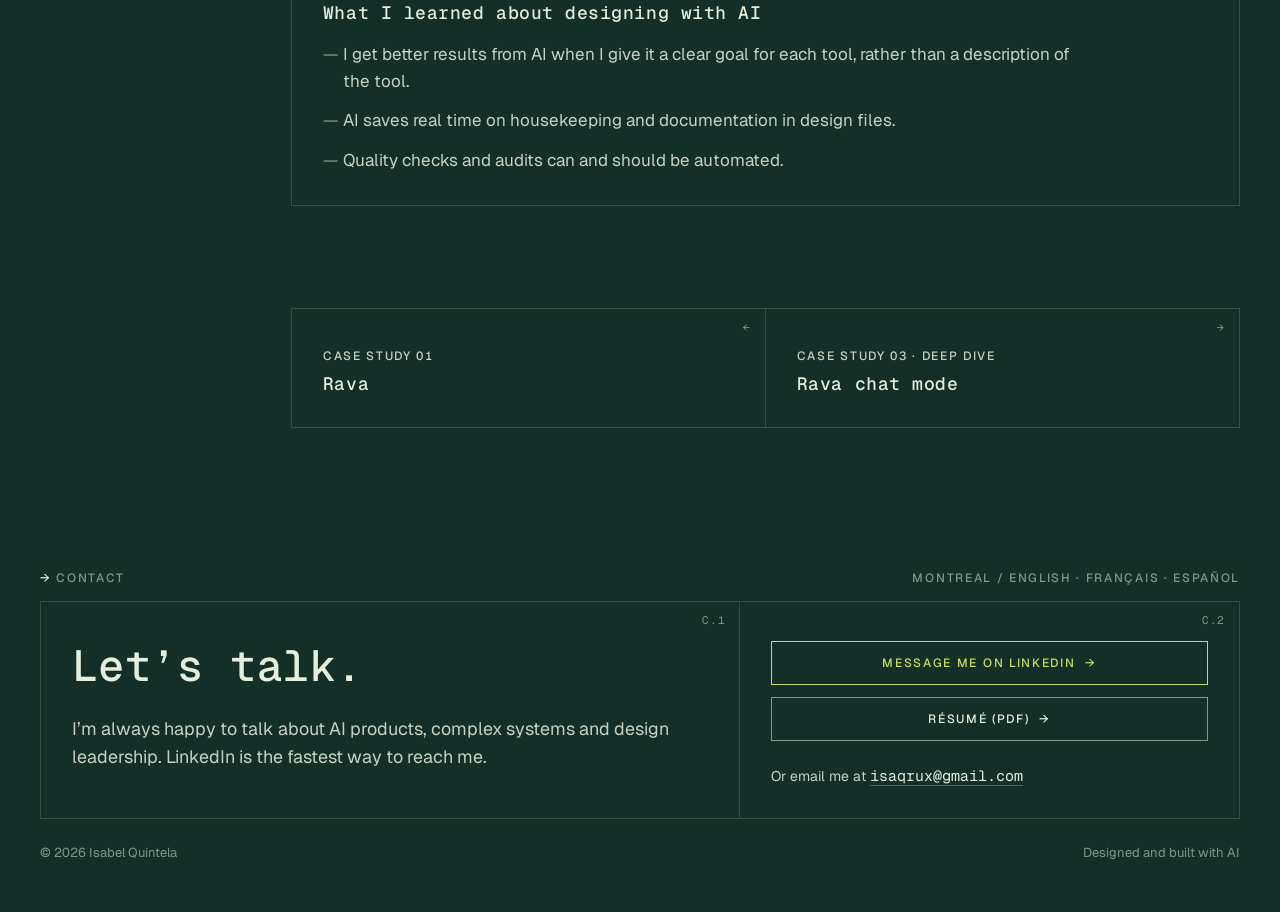
<file: certify.html>
<!doctype html>
<html lang="en">
<head>
<meta charset="utf-8">
<meta name="viewport" content="width=device-width, initial-scale=1, viewport-fit=cover">
<title>Case study 02 · Certify</title>
<meta name="claude:viewport-fit-sides" content="cover">
<link rel="preconnect" href="https://fonts.googleapis.com">
<link rel="preconnect" href="https://fonts.gstatic.com" crossorigin>
<link rel="stylesheet" href="https://fonts.googleapis.com/css2?family=Geist:wght@400;500;600&amp;family=Geist+Mono:wght@400;500&amp;family=Instrument+Serif&amp;display=swap">
<link rel="stylesheet" href="site.css">
</head>
<body>
<a class="skip" href="#main">Skip to content</a>
<header class="site-header">
  <div class="wrap">
    <a class="brand" href="index.html">Isabel Quintela <span>/ Staff Product Designer</span></a>
    <nav class="nav" aria-label="Main">
      <a href="index.html#work" aria-current="page">Work</a>
      <a href="about.html">About</a>
      <a href="Isabel-Quintela-CV.pdf">Résumé</a>
      <a href="#contact">Contact</a>
    </nav>
  </div>
</header>
<main id="main" class="wrap">

  <header class="cs-hero">
    <div class="labelbar"><span><b>Case study 02</b> / Certify</span><span>RouteThis</span></div>
    <div class="cs-hero-grid" style="padding-top: clamp(32px, 5vw, 64px)">
      <span class="numeral numeral--hero" data-count="2">02</span>
      <div class="stack-lg">
        <h1 class="h1">Certify: redesigning an install app around how technicians work</h1>
        <p class="cs-outcome">A multi-week redesign cycle cut to 2 days</p>
        <p class="lede">A hub redesign of the Android app technicians use for WiFi installs, prototyped in working code in two days, and a certificate that Rava explains to the customer. Plus concepts for AI photo checks and a manager dashboard.</p>
      </div>
    </div>
    <dl class="meta">
      <div><dt>Role</dt><dd>Lead Product Designer</dd></div>
      <div><dt>Team</dt><dd>Sole designer, with a PM, a tech lead and a co-op developer I mentor from a UXD perspective</dd></div>
      <div><dt>Users</dt><dd>Field technicians; ISP managers at two levels</dd></div>
      <div><dt>Scope</dt><dd>Android app, desktop admin</dd></div>
    </dl>
    <div class="grid" style="border-top: 0">
      <div class="cell span-8">
        <span class="sub">00.1</span>
        <div class="frame frame--bare">
          <img class="screen" src="img/certify-hub.jpg" width="412" height="915" alt="Certify install hub: Setup, Measure and Document tools, each with its own status, and 5 of 7 completed.">
          <img class="screen" src="img/certify-coverage.jpg" width="412" height="915" alt="Coverage walk test: a floor plan with readings per room, Excellent in the entry, Weak in the kitchen, No signal in the bathroom.">
          <img class="screen" src="img/certify-speedtest.jpg" width="412" height="915" alt="Speed test complete, with the result compared against the plan speed.">
        </div>
      </div>
      <div class="cell cell--raised span-4">
        <span class="sub">00.2</span>
        <dl class="tldr">
          <p class="label">TL;DR</p>
          <div><dt>Problem</dt><dd>Technicians were forced through a locked, linear install flow, and managers had no clear view of install quality across thousands of technicians.</dd></div>
          <div><dt>My contribution</dt><dd>Redesigned the flow as a hub, built a working Android version in two days to test it, designed how each install’s certificate reaches the customer through Rava, and designed concepts for AI photo checks and a manager dashboard.</dd></div>
          <div><dt>Impact</dt><dd>A multi-week redesign cycle cut to 2 days. Internal testing has been positive so far, mostly surfacing bugs; testing with technicians is next.</dd></div>
        </dl>
      </div>
    </div>
  </header>

  <div class="cs">
    <nav class="rail" aria-label="On this page">
      <p class="label">Case study 02</p>
      <ol>
        <li><a href="#context"><span>01</span>Context</a></li>
        <li><a href="#problem"><span>02</span>The real problem</a></li>
        <li><a href="#role"><span>03</span>My role &amp; influence</a></li>
        <li><a href="#decisions"><span>04</span>Key decisions</a></li>
        <li><a href="#outcome"><span>05</span>Outcome</a></li>
        <li><a href="#reflection"><span>06</span>Reflection</a></li>
      </ol>
    </nav>

    <div class="cs-main">

      <!-- 01 Context -->
      <section class="section" id="context" aria-labelledby="h-context">
        <div class="labelbar"><span><b>01</b> / Context</span><span>The system</span></div>
        <div class="sec-head">
          <span class="numeral" data-count="1">01</span>
          <div class="stack"><h2 class="h2" id="h-context">Context</h2></div>
        </div>
        <div class="grid">
          <div class="cell span-12">
            <span class="sub">01.1</span>
            <div class="stack">
              <h3 class="h3">One install, three kinds of users</h3>
              <p class="body">Every install produces a WiFi certificate. The technician creates it, the manager gets the technical version, and the customer gets theirs through Rava.</p>
            </div>
          </div>
          <div class="cell cell--flush span-12">
            <ol class="flow" style="--n: 5; border: 0" aria-label="How one install reaches three kinds of users">
              <li><span class="label">Step 1</span><b>Technician · Android app</b><p>Runs the install: router placement, speed test, coverage walk, photos.</p></li>
              <li><span class="label">Step 2</span><b>Confirm and certify</b><p>A summary of verdicts, not raw readings. Issues like a weak room or a missing pod are named and recorded.</p></li>
              <li><span class="label">Step 3</span><b>Managers · desktop dashboard</b><p>Get the technical certificate. L1 managers see their technicians; L2 managers see their L1 teams.</p><span class="pill pill--concept">Concept</span></li>
              <li><span class="label">Step 4</span><b>Customer · SMS or QR code</b><p>A link to their certificate leads them to install RouteThis Helps.</p><span class="pill pill--design">In design</span></li>
              <li style="border-right: 0"><span class="label">Step 5</span><b>Rava explains it</b><p>Walks the customer through their certificate, room by room, and helps fix what’s weak.</p><span class="pill pill--design">In design</span></li>
            </ol>
          </div>
        </div>
      </section>

      <!-- 02 The real problem -->
      <section class="section" id="problem" aria-labelledby="h-problem">
        <div class="labelbar"><span><b>02</b> / The real problem</span><span>Before</span></div>
        <div class="sec-head">
          <span class="numeral" data-count="2">02</span>
          <div class="stack"><h2 class="h2" id="h-problem">The real problem</h2></div>
        </div>
        <div class="grid">
          <div class="cell span-12">
            <span class="sub">02.1</span>
            <div class="stack">
              <h3 class="h3">The flow was the bigger problem, not any one screen</h3>
              <p class="body">The original Certify app was designed without user research. It forced every technician through the same locked, linear flow, whatever their experience. Interviews made the real problem clear: to change one thing, a technician had to go back through a long chain of screens and repeat steps they had already done.</p>
            </div>
          </div>
          <div class="cell span-12">
            <span class="sub">02.2</span>
            <div class="stack">
              <div class="frame frame--bare frame--strip">
                <div class="labelled"><img class="screen screen--sm" src="img/certify-real-1-building.jpg" width="430" height="932" alt="Before, step 1: building selection, with Previous and Next."><span>01 Building</span></div>
                <div class="labelled"><img class="screen screen--sm" src="img/certify-real-2-unittype.jpg" width="430" height="932" alt="Before, step 2: unit type."><span>02 Unit type</span></div>
                <div class="labelled"><img class="screen screen--sm" src="img/certify-real-3-customunit.jpg" width="430" height="932" alt="Before, step 3: custom unit."><span>03 Custom unit</span></div>
                <div class="labelled"><img class="screen screen--sm" src="img/certify-real-4-orientation.jpg" width="430" height="932" alt="Before, step 4: orientation."><span>04 Orientation</span></div>
                <div class="labelled"><img class="screen screen--sm" src="img/certify-real-5-router.jpg" width="430" height="932" alt="Before, step 5: router placement."><span>05 Router</span></div>
              </div>
              <p class="caption">Before: building selection to router placement, each screen with only Previous and Next.</p>
            </div>
          </div>
        </div>
      </section>

      <!-- 03 My role & influence -->
      <section class="section" id="role" aria-labelledby="h-role">
        <div class="labelbar"><span><b>03</b> / My role &amp; influence</span><span>Sole designer / Mentor</span></div>
        <div class="sec-head">
          <span class="numeral" data-count="3">03</span>
          <div class="stack"><h2 class="h2" id="h-role">My role &amp; influence</h2></div>
        </div>
        <div class="grid">
          <div class="cell span-5">
            <span class="sub">03.1</span>
            <div class="stack">
              <p class="label">Team</p>
              <p>Sole designer, with a PM, a tech lead and a co-op developer I mentor from a UXD perspective.</p>
            </div>
          </div>
          <div class="cell span-7">
            <span class="sub">03.2</span>
            <div class="stack">
              <p class="label">What I did</p>
              <p>Redesigned the flow as a hub, built a working Android version in two days to test it, designed how each install’s certificate reaches the customer through Rava, and designed concepts for AI photo checks and a manager dashboard.</p>
            </div>
          </div>
        </div>
      </section>

      <!-- 04 Key decisions -->
      <section class="section" id="decisions" aria-labelledby="h-decisions">
        <div class="labelbar"><span><b>04</b> / Key decisions &amp; tradeoffs</span><span>5 decisions</span></div>
        <div class="sec-head">
          <span class="numeral" data-count="4">04</span>
          <div class="stack"><h2 class="h2" id="h-decisions">Key decisions &amp; tradeoffs</h2></div>
        </div>
        <div class="grid">

          <!-- 04.1 -->
          <div class="cell span-7">
            <span class="sub">04.1</span>
            <figure class="anno">
              <div class="anno-media">
                <div class="anno-img">
                  <img class="screen" src="img/certify-hub.jpg" width="412" height="915" alt="The install hub after the redesign: tools grouped by Setup, Measure and Document, each with its own status.">
                  <span class="pin" data-n="1" style="left: 67.5%; top: 28%">1</span>
                  <span class="pin" data-n="2" style="left: 11%; top: 55.3%">2</span>
                  <span class="pin" data-n="3" style="left: 71%; top: 60.2%">3</span>
                </div>
              </div>
              <ol class="anno-notes">
                <li data-n="1"><span><b>One gate</b>Router placement is the only required step.</span></li>
                <li data-n="2"><span><b>Grouped by phase</b>Setup, Measure, Document.</span></li>
                <li data-n="3"><span><b>Independent progress</b>Fixing one tool doesn’t reset the others.</span></li>
              </ol>
              <svg class="anno-lines" aria-hidden="true"></svg>
            </figure>
          </div>
          <div class="cell span-5">
            <div class="stack-lg">
              <div class="stack-sm"><div class="pills"><span class="label">04.1</span><span class="pill pill--testing">Internal testing</span></div><h3 class="h3">One gate, then seven tools in any order</h3></div>
              <dl class="cdw">
                <div><dt>Context</dt><dd>Technicians bring different levels of experience, and a locked sequence slowed down everyone who knew what they were doing.</dd></div>
                <div><dt>Decision</dt><dd>One required step at router placement, then seven tools a technician can complete in any order, grouped by phase with independent progress.</dd></div>
                <div><dt>Why</dt><dd>Each technician can work the way the job on site demands, and fixing one step no longer means redoing the others.</dd></div>
              </dl>
            </div>
          </div>

          <!-- 04.2 -->
          <div class="cell cell--flush span-7">
            <span class="sub">04.2</span>
            <ol class="flow" style="--n: 3; border: 0; height: 100%" aria-label="From journey map to a running build">
              <li><span class="label">Map</span><b>Old journey vs. the hub</b><p>I mapped both journeys side by side.</p></li>
              <li><span class="label">Concept</span><b>Claude + Figma</b><p>The map became a working hub screen.</p></li>
              <li style="border-right: 0"><span class="label">Build</span><b>Running Android app</b><p>About two days, from Figma to a build people can test.</p></li>
            </ol>
          </div>
          <div class="cell span-5">
            <div class="stack-lg">
              <div class="stack-sm"><p class="label">04.2</p><h3 class="h3">Build it, don’t mock it</h3></div>
              <dl class="cdw">
                <div><dt>Decision</dt><dd>I mapped the old journey and the hub, used Claude connected to Figma to turn the map into a working hub screen, then built a running Android version in about two days.</dd></div>
                <div><dt>Why</dt><dd>Testing happens on real, working software instead of a click-through prototype, and a cycle that usually takes weeks took two days.</dd></div>
                <div><dt>Testing so far</dt><dd>Internal testing with RouteThis employees: positive feedback, mostly bug finds. Testing with field technicians comes next.</dd></div>
              </dl>
            </div>
          </div>

          <!-- 04.3 -->
          <div class="cell span-7">
            <span class="sub">04.3</span>
            <figure class="anno">
              <div class="anno-media">
                <div class="anno-img">
                  <img class="screen" src="img/certify-photo-tv.jpg" width="412" height="915" alt="Photo check concept: the router is behind a TV, marked on the photo, with an explanation, what was checked, and Keep anyway or Retake photo.">
                  <span class="pin" data-n="1" style="left: 60%; top: 21%">1</span>
                  <span class="pin" data-n="2" style="left: 52%; top: 55%">2</span>
                  <span class="pin" data-n="3" style="left: 23%; top: 94.6%">3</span>
                </div>
              </div>
              <ol class="anno-notes">
                <li data-n="1"><span><b>Exactly what’s wrong</b>Marked on the photo itself.</span></li>
                <li data-n="2"><span><b>How to fix it</b>In one plain sentence.</span></li>
                <li data-n="3"><span><b>“Keep anyway”</b>The AI advises; the person on site makes the call.</span></li>
              </ol>
              <svg class="anno-lines" aria-hidden="true"></svg>
            </figure>
          </div>
          <div class="cell span-5">
            <div class="stack-lg">
              <div class="stack-sm"><div class="pills"><span class="label">04.3</span><span class="pill pill--concept">Concept</span></div><h3 class="h3">Every install photo gets an AI check</h3></div>
              <dl class="cdw">
                <div><dt>Context</dt><dd>A bad install means a repeat visit. Catching a cable in the wrong port or a router behind a TV while the technician is still on site costs far less.</dd></div>
                <div><dt>Decision</dt><dd>Check each photo as it’s taken, and say exactly what’s wrong and how to fix it.</dd></div>
                <div><dt>Why the AI never blocks</dt><dd>Technicians can choose “Keep anyway”. The AI advises, and the person on site makes the call.</dd></div>
              </dl>
              <div class="frame frame--bare" style="justify-content: flex-start">
                <div class="labelled"><img class="screen screen--sm" src="img/certify-photo-passed.jpg" width="412" height="915" alt="Photo check passed: everything looks good."><span>Looks good</span></div>
                <div class="labelled"><img class="screen screen--sm" src="img/certify-photo-cables.jpg" width="412" height="915" alt="Photo check failed: the internet cable is in a LAN port."><span>Wrong port</span></div>
              </div>
            </div>
          </div>

          <!-- 04.4 -->
          <div class="cell span-12">
            <span class="sub">04.4</span>
            <div class="stack-lg">
              <div class="stack-sm"><div class="pills"><span class="label">04.4</span><span class="pill pill--concept">Concept</span></div><h3 class="h3">Show managers where to act, not just a score</h3></div>
              <figure class="anno anno--wide">
                <div class="anno-media">
                  <div class="anno-img">
                    <img class="shot" src="img/certify-insights.jpg" width="1440" height="1117" alt="Performance Insights concept for an L2 manager: L1 managers with average performance scores, and an AI insight that says one technician has a high number of incomplete certificates.">
                    <span class="pin" data-n="1" style="left: 40.5%; top: 37.9%">1</span>
                    <span class="pin" data-n="2" style="left: 53.3%; top: 76.5%">2</span>
                  </div>
                </div>
                <ol class="anno-notes">
                  <li data-n="1"><span><b>A score</b>Tells a manager something is wrong.</span></li>
                  <li data-n="2"><span><b>A flag and a sentence</b>Tell them who to talk to.</span></li>
                </ol>
                <svg class="anno-lines" aria-hidden="true"></svg>
              </figure>
              <dl class="cdw cdw--row">
                <div><dt>Context</dt><dd>Managers oversaw thousands of technicians and installation certificates with no overall view of quality, so struggling technicians and training needs went unnoticed.</dd></div>
                <div><dt>Decision</dt><dd>Score every technician on five install-quality metrics. If one technician is flagged on one metric, their L1 manager is flagged at the L2 level, even when the team is doing well overall. Plain-language AI insights explain what changed, such as “One technician has a high number of incomplete certificates.”</dd></div>
                <div><dt>Why</dt><dd>A score alone tells managers something is wrong; a flag and a sentence tell them who to talk to.</dd></div>
              </dl>
            </div>
          </div>

          <!-- 04.5 -->
          <div class="cell span-7">
            <span class="sub">04.5</span>
            <figure class="anno">
              <div class="anno-media">
                <div class="anno-img">
                  <img class="screen" src="img/cert-issues.jpg" width="412" height="915" alt="Certify this installation: two checks need attention, poor coverage in the bathroom and only one of two recommended pods placed; the passed checks below; Certify installation button.">
                  <span class="pin" data-n="1" style="left: 50%; top: 40%">1</span>
                  <span class="pin" data-n="2" style="left: 40%; top: 66%">2</span>
                  <span class="pin" data-n="3" style="left: 66%; top: 90.5%">3</span>
                </div>
              </div>
              <ol class="anno-notes">
                <li data-n="1"><span><b>Verdicts, not readings</b>Each issue named in words.</span></li>
                <li data-n="2"><span><b>Passed checks</b>Summarized, not hidden.</span></li>
                <li data-n="3"><span><b>Certify anyway</b>Issues are recorded, and the customer gets a copy by text.</span></li>
              </ol>
              <svg class="anno-lines" aria-hidden="true"></svg>
            </figure>
          </div>
          <div class="cell span-5">
            <div class="stack-lg">
              <div class="stack-sm"><div class="pills"><span class="label">04.5</span><span class="pill pill--design">In design</span></div><h3 class="h3">Rava walks customers through their certificate</h3></div>
              <dl class="cdw">
                <div><dt>Context</dt><dd>A technician can certify an install even when a room is weak or a recommended pod wasn’t installed. A reading like −74 dBm means nothing to the person who lives there.</dd></div>
                <div><dt>Decision</dt><dd>The technician’s summary states verdicts and names any issue. The customer gets an SMS with an invite to install RouteThis Helps, and Rava offers a guided walk-through or answers questions: the install details to confirm, speeds against their plan, then coverage floor by floor in plain words, such as “Email and browsing only”. Where a pod was recommended but never installed, Rava says so and offers to help order one.</dd></div>
                <div><dt>Why</dt><dd>It applies the lesson from Rava’s coverage tool, verdicts instead of raw readings, and makes the end of an install the customer’s first conversation with Rava. <a class="link" href="rava-chat.html#coverage">Chat mode 03.2</a></dd></div>
              </dl>
            </div>
          </div>
          <div class="cell span-12">
            <div class="stack">
              <div class="frame frame--bare">
                <div class="labelled"><img class="screen" src="img/cert-greet.jpg" width="402" height="874" alt="Rava: your WiFi certificate is ready; a guided walk-through or specific questions."><span>Greeting</span></div>
                <div class="labelled"><img class="screen" src="img/cert-speed.jpg" width="402" height="874" alt="Rava explains the speed test against the customer’s plan."><span>Speed vs. plan</span></div>
                <div class="labelled"><img class="screen screen--crop" src="img/cert-cov2.jpg" width="402" height="1634" alt="Coverage on level 2: Bedroom 2 drops some activities and the bathroom is down to email and browsing; a second pod was recommended and never installed."><span>Coverage, level 2</span></div>
              </div>
              <p class="caption">In design: Rava walking the customer through the certificate.</p>
            </div>
          </div>
        </div>
      </section>

      <!-- 05 Outcome -->
      <section class="section" id="outcome" aria-labelledby="h-outcome">
        <div class="labelbar"><span><b>05</b> / Outcome</span><span>Where each part stands</span></div>
        <div class="sec-head">
          <span class="numeral" data-count="5">05</span>
          <div class="stack"><h2 class="h2" id="h-outcome">Outcome</h2></div>
        </div>
        <div class="grid">
          <div class="cell tile-lime span-5">
            <span class="sub">05.1</span>
            <div class="stack-lg">
              <p class="label">Headline result</p>
              <p class="metric">2 days</p>
              <p>from Figma to a working Android build, down from a multi-week cycle</p>
            </div>
          </div>
          <div class="cell span-7">
            <span class="sub">05.2</span>
            <div class="status-rows">
              <div><b>Install hub</b><span class="pill pill--testing">Internal testing</span><p>Positive so far, mostly bug finds; technician testing is next.</p></div>
              <div><b>Certificate to Rava</b><span class="pill pill--design">In design</span><p>Technician summary, SMS invite and Rava walk-through.</p></div>
              <div><b>AI photo check</b><span class="pill pill--concept">Concept</span><p>At concept stage.</p></div>
              <div><b>Manager dashboard</b><span class="pill pill--concept">Concept</span><p>Remained a concept.</p></div>
            </div>
          </div>
        </div>
      </section>

      <!-- 06 Reflection -->
      <section class="section" id="reflection" aria-labelledby="h-reflection">
        <div class="labelbar"><span><b>06</b> / Reflection</span><span>Designing with AI</span></div>
        <div class="sec-head">
          <span class="numeral" data-count="6">06</span>
          <div class="stack"><h2 class="h2" id="h-reflection">Reflection</h2></div>
        </div>
        <div class="grid">
          <div class="cell span-12">
            <span class="sub">06.1</span>
            <div class="stack">
              <h3 class="h3">What I learned about designing with AI</h3>
              <ul class="list">
                <li>I get better results from AI when I give it a clear goal for each tool, rather than a description of the tool.</li>
                <li>AI saves real time on housekeeping and documentation in design files.</li>
                <li>Quality checks and audits can and should be automated.</li>
              </ul>
            </div>
          </div>
        </div>
      </section>

      <nav class="pager" aria-label="More from the portfolio">
        <div class="cell cell--link"><span class="sub">←</span><div class="cell-inner stack-sm"><p class="label">Case study 01</p><a class="h3 stretch" href="rava.html">Rava</a></div></div>
        <div class="cell cell--link"><span class="sub">→</span><div class="cell-inner stack-sm"><p class="label">Case study 03 · Deep dive</p><a class="h3 stretch" href="rava-chat.html">Rava chat mode</a></div></div>
      </nav>
    </div>
  </div>
</main>
<footer class="wrap contact" id="contact" aria-labelledby="contact-title">
  <div class="labelbar"><span><b>→</b> Contact</span><span>Montreal / English · Français · Español</span></div>
  <div class="grid">
    <div class="cell span-7">
      <span class="sub">C.1</span>
      <div class="stack-lg">
        <h2 class="statement" id="contact-title" style="font-size: clamp(1.75rem, 3.4vw, 2.75rem)">Let’s talk.</h2>
        <p class="lede">I’m always happy to talk about AI products, complex systems and design leadership. LinkedIn is the fastest way to reach me.</p>
      </div>
    </div>
    <div class="cell span-5">
      <span class="sub">C.2</span>
      <div class="stack-lg">
        <div class="actions" style="flex-direction: column; align-items: stretch">
          <a class="btn btn--primary" href="https://www.linkedin.com/in/isabel-quintela/">Message me on LinkedIn <span class="arr" aria-hidden="true">→</span></a>
          <a class="btn" href="Isabel-Quintela-CV.pdf">Résumé (PDF) <span class="arr" aria-hidden="true">→</span></a>
        </div>
        <p class="small">Or email me at <a class="link email" href="mailto:isaqrux@gmail.com">isaqrux@gmail.com</a></p>
      </div>
    </div>
  </div>
  <div class="colophon"><span>© 2026 Isabel Quintela</span><span>Designed and built with AI</span></div>
</footer>
<script src="site.js" defer></script>
</body>
</html>
</file>
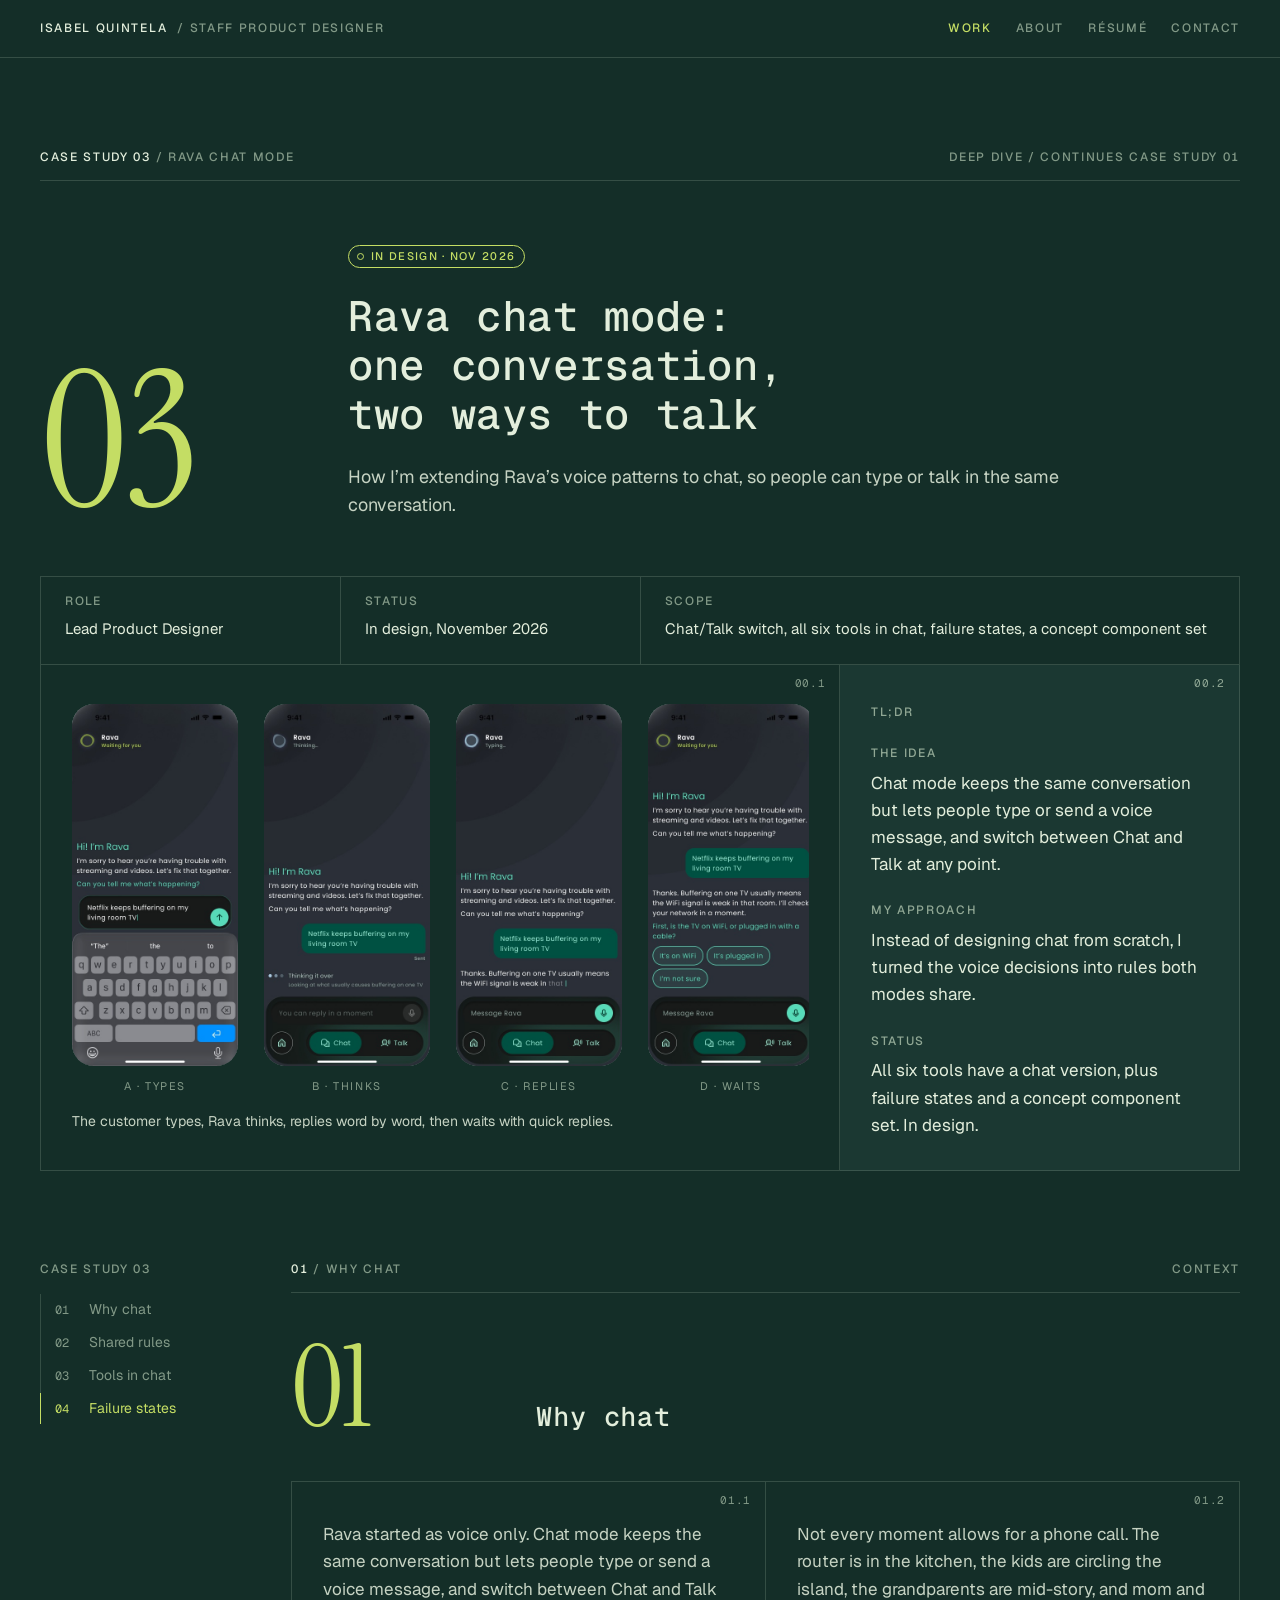
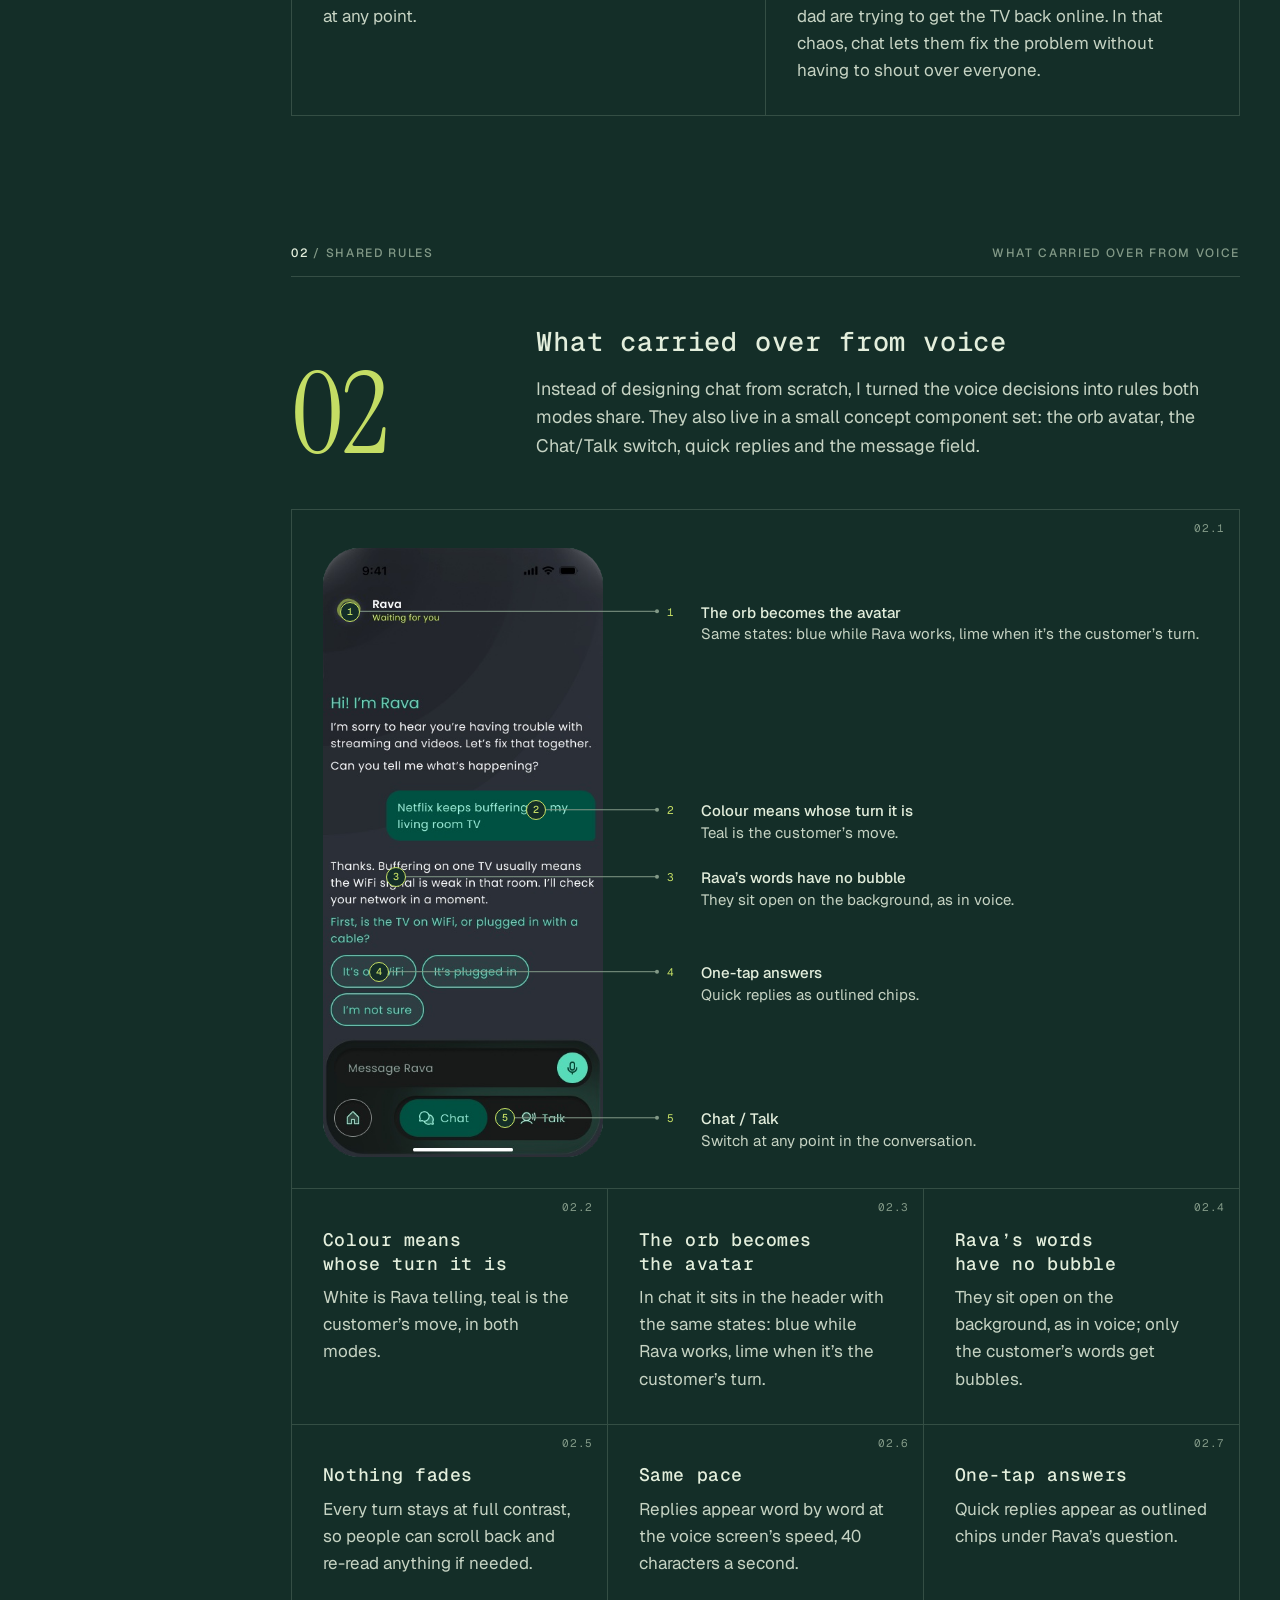
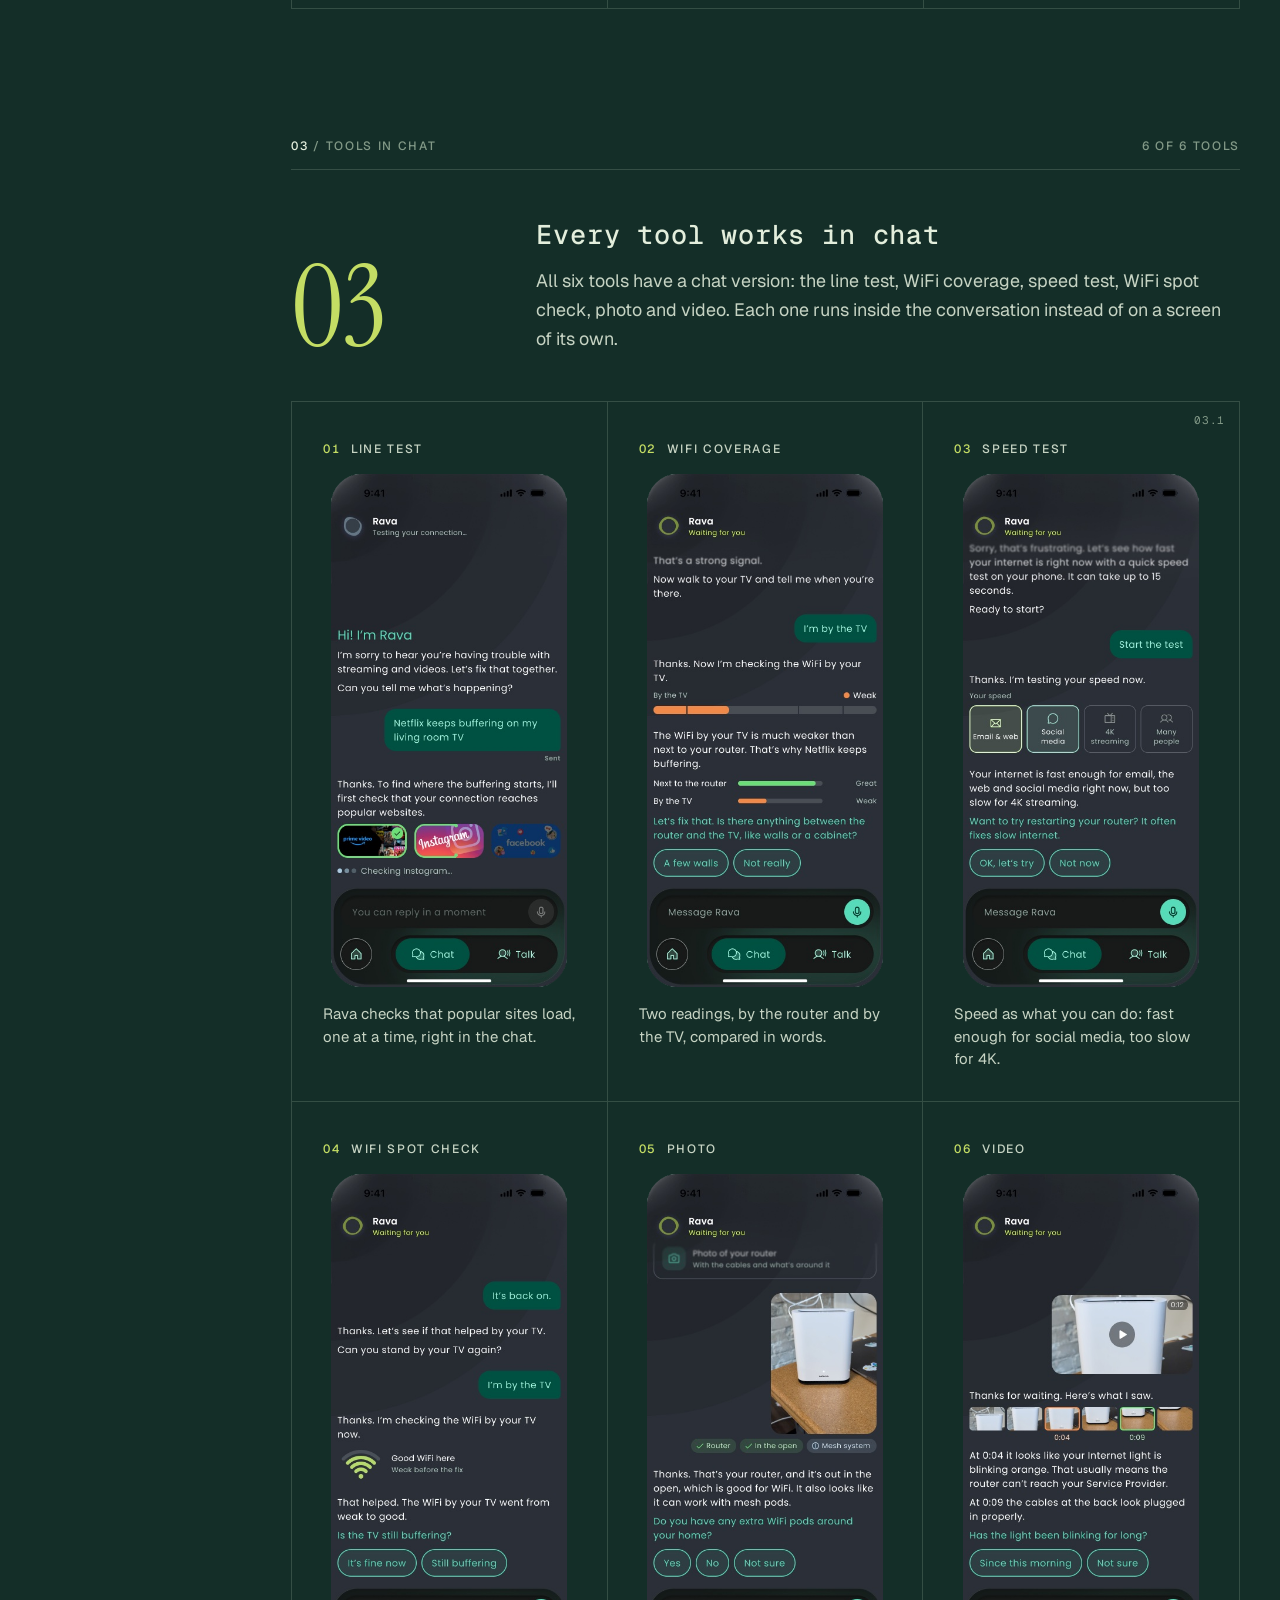
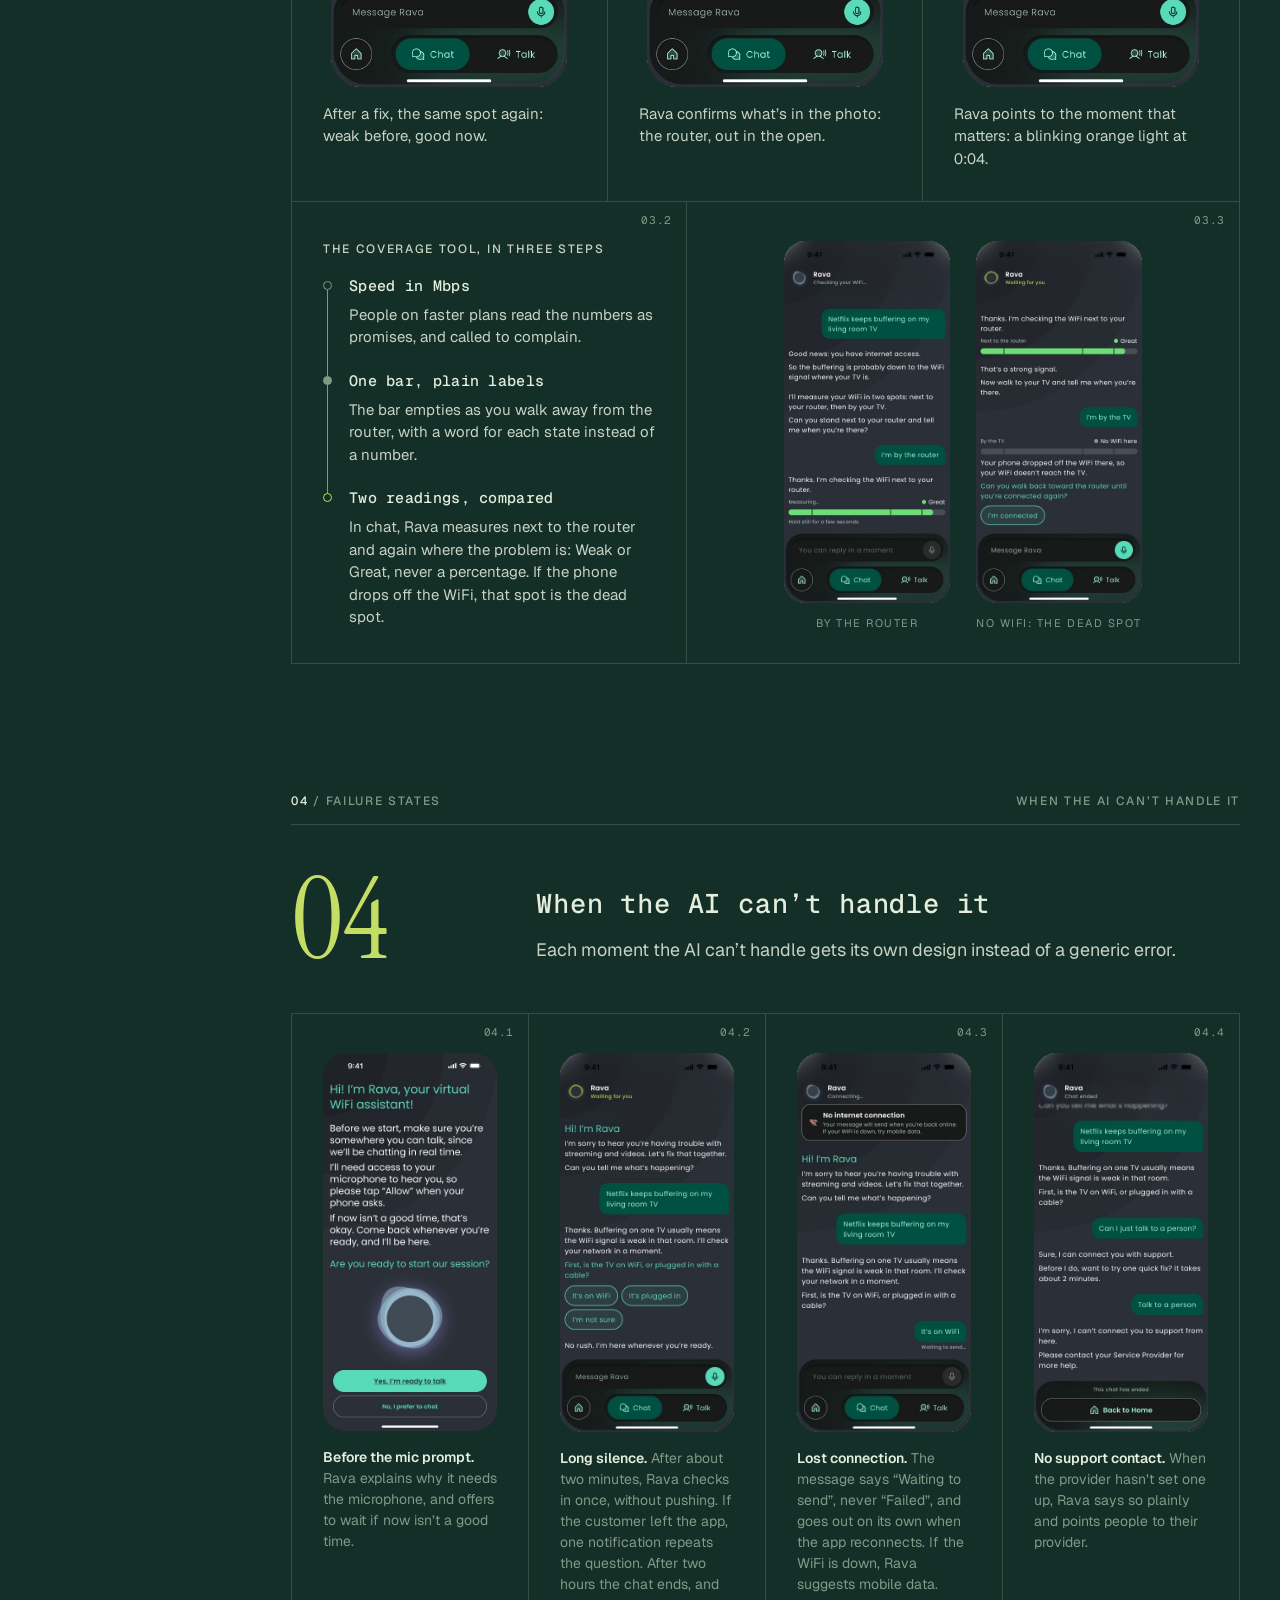
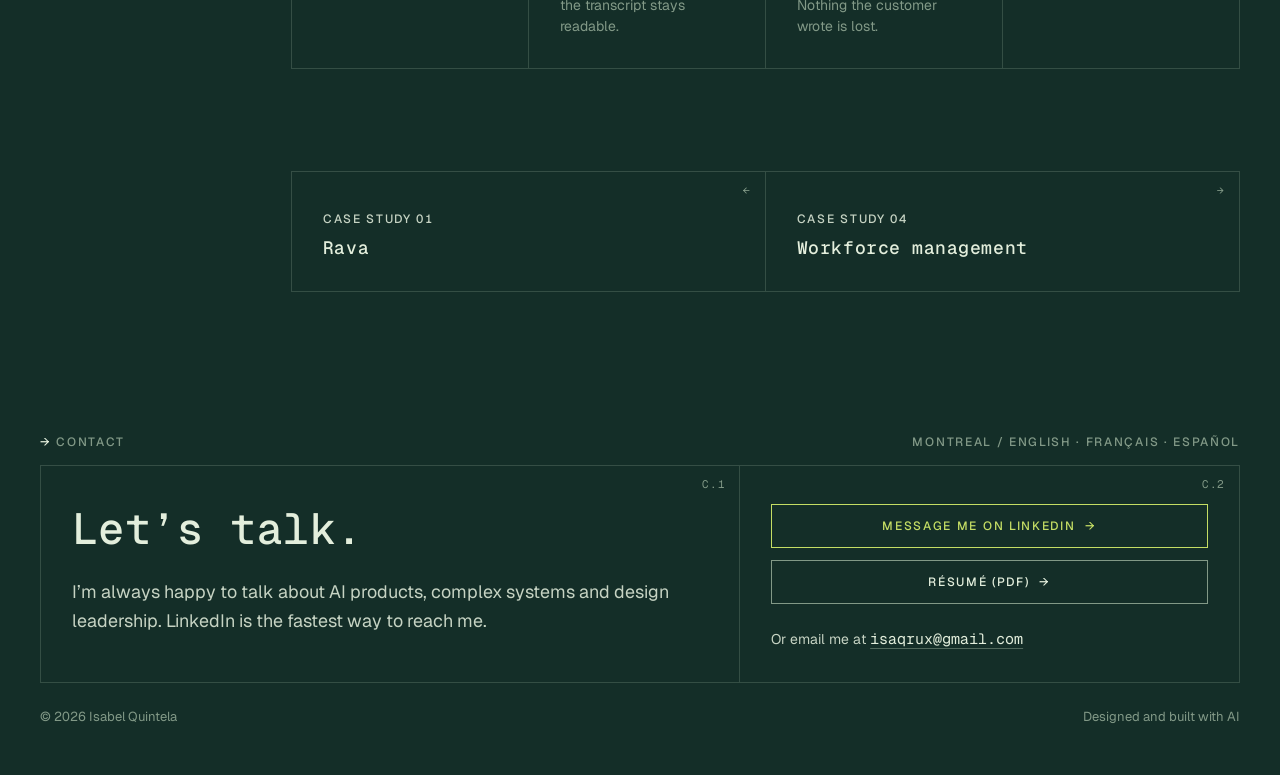
<file: rava-chat.html>
<!doctype html>
<html lang="en">
<head>
<meta charset="utf-8">
<meta name="viewport" content="width=device-width, initial-scale=1, viewport-fit=cover">
<title>Case study 03 · Rava chat mode</title>
<meta name="claude:viewport-fit-sides" content="cover">
<link rel="preconnect" href="https://fonts.googleapis.com">
<link rel="preconnect" href="https://fonts.gstatic.com" crossorigin>
<link rel="stylesheet" href="https://fonts.googleapis.com/css2?family=Geist:wght@400;500;600&amp;family=Geist+Mono:wght@400;500&amp;family=Instrument+Serif&amp;display=swap">
<link rel="stylesheet" href="site.css">
</head>
<body>
<a class="skip" href="#main">Skip to content</a>
<header class="site-header">
  <div class="wrap">
    <a class="brand" href="index.html">Isabel Quintela <span>/ Staff Product Designer</span></a>
    <nav class="nav" aria-label="Main">
      <a href="index.html#work" aria-current="page">Work</a>
      <a href="about.html">About</a>
      <a href="Isabel-Quintela-CV.pdf">Résumé</a>
      <a href="#contact">Contact</a>
    </nav>
  </div>
</header>
<main id="main" class="wrap">

  <header class="cs-hero">
    <div class="labelbar"><span><b>Case study 03</b> / Rava chat mode</span><span>Deep dive / Continues Case study 01</span></div>
    <div class="cs-hero-grid" style="padding-top: clamp(32px, 5vw, 64px)">
      <span class="numeral numeral--hero" data-count="3">03</span>
      <div class="stack-lg">
        <div class="pills"><span class="pill pill--design">In design · Nov 2026</span></div>
        <h1 class="h1">Rava chat mode: one conversation, two ways to talk</h1>
        <p class="lede">How I’m extending Rava’s voice patterns to chat, so people can type or talk in the same conversation.</p>
      </div>
    </div>
    <dl class="meta">
      <div><dt>Role</dt><dd>Lead Product Designer</dd></div>
      <div><dt>Status</dt><dd>In design, November 2026</dd></div>
      <div class="meta-wide"><dt>Scope</dt><dd>Chat/Talk switch, all six tools in chat, failure states, a concept component set</dd></div>
    </dl>
    <div class="grid" style="border-top: 0">
      <div class="cell span-8">
        <span class="sub">00.1</span>
        <div class="stack">
          <div class="frame frame--bare">
            <div class="labelled"><img class="screen screen--sm" src="img/chat-a.jpg" width="402" height="874" alt="Chat mode: the customer types “Netflix keeps buffering on my living room TV” under Rava’s greeting."><span>a · Types</span></div>
            <div class="labelled"><img class="screen screen--sm" src="img/chat-b.jpg" width="402" height="874" alt="The message is sent; Rava’s status says Thinking and a short line explains what it’s checking."><span>b · Thinks</span></div>
            <div class="labelled"><img class="screen screen--sm" src="img/chat-c.jpg" width="402" height="874" alt="Rava’s reply appears word by word, with the status Typing."><span>c · Replies</span></div>
            <div class="labelled"><img class="screen screen--sm" src="img/chat-d.jpg" width="402" height="874" alt="Rava ends on a question and waits, with quick replies."><span>d · Waits</span></div>
          </div>
          <p class="caption">The customer types, Rava thinks, replies word by word, then waits with quick replies.</p>
        </div>
      </div>
      <div class="cell cell--raised span-4">
        <span class="sub">00.2</span>
        <dl class="tldr">
          <p class="label">TL;DR</p>
          <div><dt>The idea</dt><dd>Chat mode keeps the same conversation but lets people type or send a voice message, and switch between Chat and Talk at any point.</dd></div>
          <div><dt>My approach</dt><dd>Instead of designing chat from scratch, I turned the voice decisions into rules both modes share.</dd></div>
          <div><dt>Status</dt><dd>All six tools have a chat version, plus failure states and a concept component set. In design.</dd></div>
        </dl>
      </div>
    </div>
  </header>

  <div class="cs">
    <nav class="rail" aria-label="On this page">
      <p class="label">Case study 03</p>
      <ol>
        <li><a href="#why"><span>01</span>Why chat</a></li>
        <li><a href="#rules"><span>02</span>Shared rules</a></li>
        <li><a href="#tools"><span>03</span>Tools in chat</a></li>
        <li><a href="#failure"><span>04</span>Failure states</a></li>
      </ol>
    </nav>

    <div class="cs-main">

      <section class="section" id="why" aria-labelledby="h-why">
        <div class="labelbar"><span><b>01</b> / Why chat</span><span>Context</span></div>
        <div class="sec-head">
          <span class="numeral" data-count="1">01</span>
          <div class="stack"><h2 class="h2" id="h-why">Why chat</h2></div>
        </div>
        <div class="grid">
          <div class="cell span-6">
            <span class="sub">01.1</span>
            <p>Rava started as voice only. Chat mode keeps the same conversation but lets people type or send a voice message, and switch between Chat and Talk at any point.</p>
          </div>
          <div class="cell span-6">
            <span class="sub">01.2</span>
            <p>Not every moment allows for a phone call. The router is in the kitchen, the kids are circling the island, the grandparents are mid-story, and mom and dad are trying to get the TV back online. In that chaos, chat lets them fix the problem without having to shout over everyone.</p>
          </div>
        </div>
      </section>

      <section class="section" id="rules" aria-labelledby="h-rules">
        <div class="labelbar"><span><b>02</b> / Shared rules</span><span>What carried over from voice</span></div>
        <div class="sec-head">
          <span class="numeral" data-count="2">02</span>
          <div class="stack"><h2 class="h2" id="h-rules">What carried over from voice</h2><p class="lede">Instead of designing chat from scratch, I turned the voice decisions into rules both modes share. They also live in a small concept component set: the orb avatar, the Chat/Talk switch, quick replies and the message field.</p></div>
        </div>
        <div class="grid">
          <div class="cell span-12">
            <span class="sub">02.1</span>
            <figure class="anno">
              <div class="anno-media">
                <div class="anno-img">
                  <img class="screen" src="img/chat-d.jpg" width="402" height="874" alt="A chat turn: Rava’s header with the orb avatar, the customer’s teal bubble, Rava’s reply without a bubble, quick-reply chips, and the Chat/Talk switch.">
                  <span class="pin" data-n="1" style="left: 9.6%; top: 10.4%">1</span>
                  <span class="pin" data-n="2" style="left: 76%; top: 43%">2</span>
                  <span class="pin" data-n="3" style="left: 26%; top: 54%">3</span>
                  <span class="pin" data-n="4" style="left: 20%; top: 69.6%">4</span>
                  <span class="pin" data-n="5" style="left: 65%; top: 93.6%">5</span>
                </div>
              </div>
              <ol class="anno-notes">
                <li data-n="1"><span><b>The orb becomes the avatar</b>Same states: blue while Rava works, lime when it’s the customer’s turn.</span></li>
                <li data-n="2"><span><b>Colour means whose turn it is</b>Teal is the customer’s move.</span></li>
                <li data-n="3"><span><b>Rava’s words have no bubble</b>They sit open on the background, as in voice.</span></li>
                <li data-n="4"><span><b>One-tap answers</b>Quick replies as outlined chips.</span></li>
                <li data-n="5"><span><b>Chat / Talk</b>Switch at any point in the conversation.</span></li>
              </ol>
              <svg class="anno-lines" aria-hidden="true"></svg>
            </figure>
          </div>
          <div class="cell span-4"><span class="sub">02.2</span><div class="stack-sm"><h3 class="h3">Colour means whose turn it is</h3><p>White is Rava telling, teal is the customer’s move, in both modes.</p></div></div>
          <div class="cell span-4"><span class="sub">02.3</span><div class="stack-sm"><h3 class="h3">The orb becomes the avatar</h3><p>In chat it sits in the header with the same states: blue while Rava works, lime when it’s the customer’s turn.</p></div></div>
          <div class="cell span-4"><span class="sub">02.4</span><div class="stack-sm"><h3 class="h3">Rava’s words have no bubble</h3><p>They sit open on the background, as in voice; only the customer’s words get bubbles.</p></div></div>
          <div class="cell span-4"><span class="sub">02.5</span><div class="stack-sm"><h3 class="h3">Nothing fades</h3><p>Every turn stays at full contrast, so people can scroll back and re-read anything if needed.</p></div></div>
          <div class="cell span-4"><span class="sub">02.6</span><div class="stack-sm"><h3 class="h3">Same pace</h3><p>Replies appear word by word at the voice screen’s speed, 40 characters a second.</p></div></div>
          <div class="cell span-4"><span class="sub">02.7</span><div class="stack-sm"><h3 class="h3">One-tap answers</h3><p>Quick replies appear as outlined chips under Rava’s question.</p></div></div>
        </div>
      </section>

      <section class="section" id="tools" aria-labelledby="h-tools">
        <div class="labelbar"><span><b>03</b> / Tools in chat</span><span>6 of 6 tools</span></div>
        <div class="sec-head">
          <span class="numeral" data-count="3">03</span>
          <div class="stack"><h2 class="h2" id="h-tools">Every tool works in chat</h2><p class="lede">All six tools have a chat version: the line test, WiFi coverage, speed test, WiFi spot check, photo and video. Each one runs inside the conversation instead of on a screen of its own.</p></div>
        </div>
        <div class="grid">
          <div class="cell cell--flush span-12">
            <span class="sub">03.1</span>
            <div class="tools">
              <figure>
                <p class="label"><b>01</b> Line test</p>
                <img class="screen" src="img/chat-tool-linetest.jpg" width="402" height="874" alt="Line test in chat: Rava checks that the connection reaches popular websites; Prime Video has passed and Instagram is being checked, inside the conversation.">
                <figcaption>Rava checks that popular sites load, one at a time, right in the chat.</figcaption>
              </figure>
              <figure>
                <p class="label"><b>02</b> WiFi coverage</p>
                <img class="screen" src="img/chat-cov-compare.jpg" width="402" height="874" alt="WiFi coverage in chat: two readings, Great next to the router and Weak by the TV, and Rava explains that is why Netflix keeps buffering.">
                <figcaption>Two readings, by the router and by the TV, compared in words.</figcaption>
              </figure>
              <figure>
                <p class="label"><b>03</b> Speed test</p>
                <img class="screen" src="img/chat-tool-speed.jpg" width="402" height="874" alt="Speed test in chat: the result shown as activities, email and web and social media highlighted, 4K streaming and many people not, with an offer to restart the router.">
                <figcaption>Speed as what you can do: fast enough for social media, too slow for 4K.</figcaption>
              </figure>
              <figure>
                <p class="label"><b>04</b> WiFi spot check</p>
                <img class="screen" src="img/chat-tool-spot.jpg" width="402" height="874" alt="WiFi spot check in chat: after the fix, Rava checks the WiFi by the TV again: good WiFi here, weak before the fix.">
                <figcaption>After a fix, the same spot again: weak before, good now.</figcaption>
              </figure>
              <figure>
                <p class="label"><b>05</b> Photo</p>
                <img class="screen" src="img/chat-tool-photo.jpg" width="402" height="874" alt="Photo in chat: the customer’s photo of the router, tagged Router, In the open and Mesh system, and Rava asks about extra WiFi pods.">
                <figcaption>Rava confirms what’s in the photo: the router, out in the open.</figcaption>
              </figure>
              <figure>
                <p class="label"><b>06</b> Video</p>
                <img class="screen" src="img/chat-tool-video.jpg" width="402" height="874" alt="Video in chat: Rava shows frames from the customer’s video and points to 0:04, where the internet light blinks orange, and 0:09, where the cables look plugged in.">
                <figcaption>Rava points to the moment that matters: a blinking orange light at 0:04.</figcaption>
              </figure>
            </div>
          </div>
          <div class="cell span-5" id="coverage">
            <span class="sub">03.2</span>
            <div class="stack">
              <p class="label">The coverage tool, in three steps</p>
              <ol class="timeline timeline--v timeline--story">
                <li><b>Speed in Mbps</b><span>People on faster plans read the numbers as promises, and called to complain.</span></li>
                <li class="is-key"><b>One bar, plain labels</b><span>The bar empties as you walk away from the router, with a word for each state instead of a number.</span></li>
                <li class="is-next"><b>Two readings, compared</b><span>In chat, Rava measures next to the router and again where the problem is: Weak or Great, never a percentage. If the phone drops off the WiFi, that spot is the dead spot.</span></li>
              </ol>
            </div>
          </div>
          <div class="cell span-7">
            <span class="sub">03.3</span>
            <div class="frame frame--bare">
              <div class="labelled"><img class="screen screen--sm" src="img/chat-cov-router.jpg" width="402" height="874" alt="Coverage walk in chat: Rava measuring the WiFi next to the router."><span>By the router</span></div>
              <div class="labelled"><img class="screen screen--sm" src="img/chat-cov-nowifi.jpg" width="402" height="874" alt="No WiFi by the TV: the phone dropped off the WiFi there, so that spot is the dead spot."><span>No WiFi: the dead spot</span></div>
            </div>
          </div>
        </div>
      </section>

      <section class="section" id="failure" aria-labelledby="h-failure">
        <div class="labelbar"><span><b>04</b> / Failure states</span><span>When the AI can’t handle it</span></div>
        <div class="sec-head">
          <span class="numeral" data-count="4">04</span>
          <div class="stack"><h2 class="h2" id="h-failure">When the AI can’t handle it</h2><p class="lede">Each moment the AI can’t handle gets its own design instead of a generic error.</p></div>
        </div>
        <div class="grid">
          <figure class="cell span-3">
            <span class="sub">04.1</span>
            <div class="stack">
              <img class="screen" style="width: 100%" src="img/chat-mic.jpg" width="412" height="892" alt="Rava’s greeting before the microphone prompt: it explains it needs the microphone, says it’s fine if now isn’t a good time, and offers Yes, I’m ready to talk or No, I prefer to chat.">
              <figcaption class="small"><strong>Before the mic prompt.</strong> Rava explains why it needs the microphone, and offers to wait if now isn’t a good time.</figcaption>
            </div>
          </figure>
          <figure class="cell span-3">
            <span class="sub">04.2</span>
            <div class="stack">
              <img class="screen" style="width: 100%" src="img/chat-silence.jpg" width="402" height="874" alt="Long silence: Rava adds one short line, No rush, I’m here whenever you’re ready, and the quick replies stay.">
              <figcaption class="small"><strong>Long silence.</strong> After about two minutes, Rava checks in once, without pushing. If the customer left the app, one notification repeats the question. After two hours the chat ends, and the transcript stays readable.</figcaption>
            </div>
          </figure>
          <figure class="cell span-3">
            <span class="sub">04.3</span>
            <div class="stack">
              <img class="screen" style="width: 100%" src="img/chat-offline.jpg" width="402" height="874" alt="Lost connection: a banner says No internet connection, your message will send when you’re back online, try mobile data; the customer’s message shows Waiting to send.">
              <figcaption class="small"><strong>Lost connection.</strong> The message says “Waiting to send”, never “Failed”, and goes out on its own when the app reconnects. If the WiFi is down, Rava suggests mobile data. Nothing the customer wrote is lost.</figcaption>
            </div>
          </figure>
          <figure class="cell span-3">
            <span class="sub">04.4</span>
            <div class="stack">
              <img class="screen" style="width: 100%" src="img/chat-nocontact.jpg" width="402" height="874" alt="No support contact: Rava offers a quick fix first, then says it can’t connect the customer to support from here and to contact their service provider.">
              <figcaption class="small"><strong>No support contact.</strong> When the provider hasn’t set one up, Rava says so plainly and points people to their provider.</figcaption>
            </div>
          </figure>
        </div>
      </section>

      <nav class="pager" aria-label="More from the portfolio">
        <div class="cell cell--link"><span class="sub">←</span><div class="cell-inner stack-sm"><p class="label">Case study 01</p><a class="h3 stretch" href="rava.html">Rava</a></div></div>
        <div class="cell cell--link"><span class="sub">→</span><div class="cell-inner stack-sm"><p class="label">Case study 04</p><a class="h3 stretch" href="workforce-management.html">Workforce management</a></div></div>
      </nav>
    </div>
  </div>
</main>
<footer class="wrap contact" id="contact" aria-labelledby="contact-title">
  <div class="labelbar"><span><b>→</b> Contact</span><span>Montreal / English · Français · Español</span></div>
  <div class="grid">
    <div class="cell span-7">
      <span class="sub">C.1</span>
      <div class="stack-lg">
        <h2 class="statement" id="contact-title" style="font-size: clamp(1.75rem, 3.4vw, 2.75rem)">Let’s talk.</h2>
        <p class="lede">I’m always happy to talk about AI products, complex systems and design leadership. LinkedIn is the fastest way to reach me.</p>
      </div>
    </div>
    <div class="cell span-5">
      <span class="sub">C.2</span>
      <div class="stack-lg">
        <div class="actions" style="flex-direction: column; align-items: stretch">
          <a class="btn btn--primary" href="https://www.linkedin.com/in/isabel-quintela/">Message me on LinkedIn <span class="arr" aria-hidden="true">→</span></a>
          <a class="btn" href="Isabel-Quintela-CV.pdf">Résumé (PDF) <span class="arr" aria-hidden="true">→</span></a>
        </div>
        <p class="small">Or email me at <a class="link email" href="mailto:isaqrux@gmail.com">isaqrux@gmail.com</a></p>
      </div>
    </div>
  </div>
  <div class="colophon"><span>© 2026 Isabel Quintela</span><span>Designed and built with AI</span></div>
</footer>
<script src="site.js" defer></script>
</body>
</html>
</file>
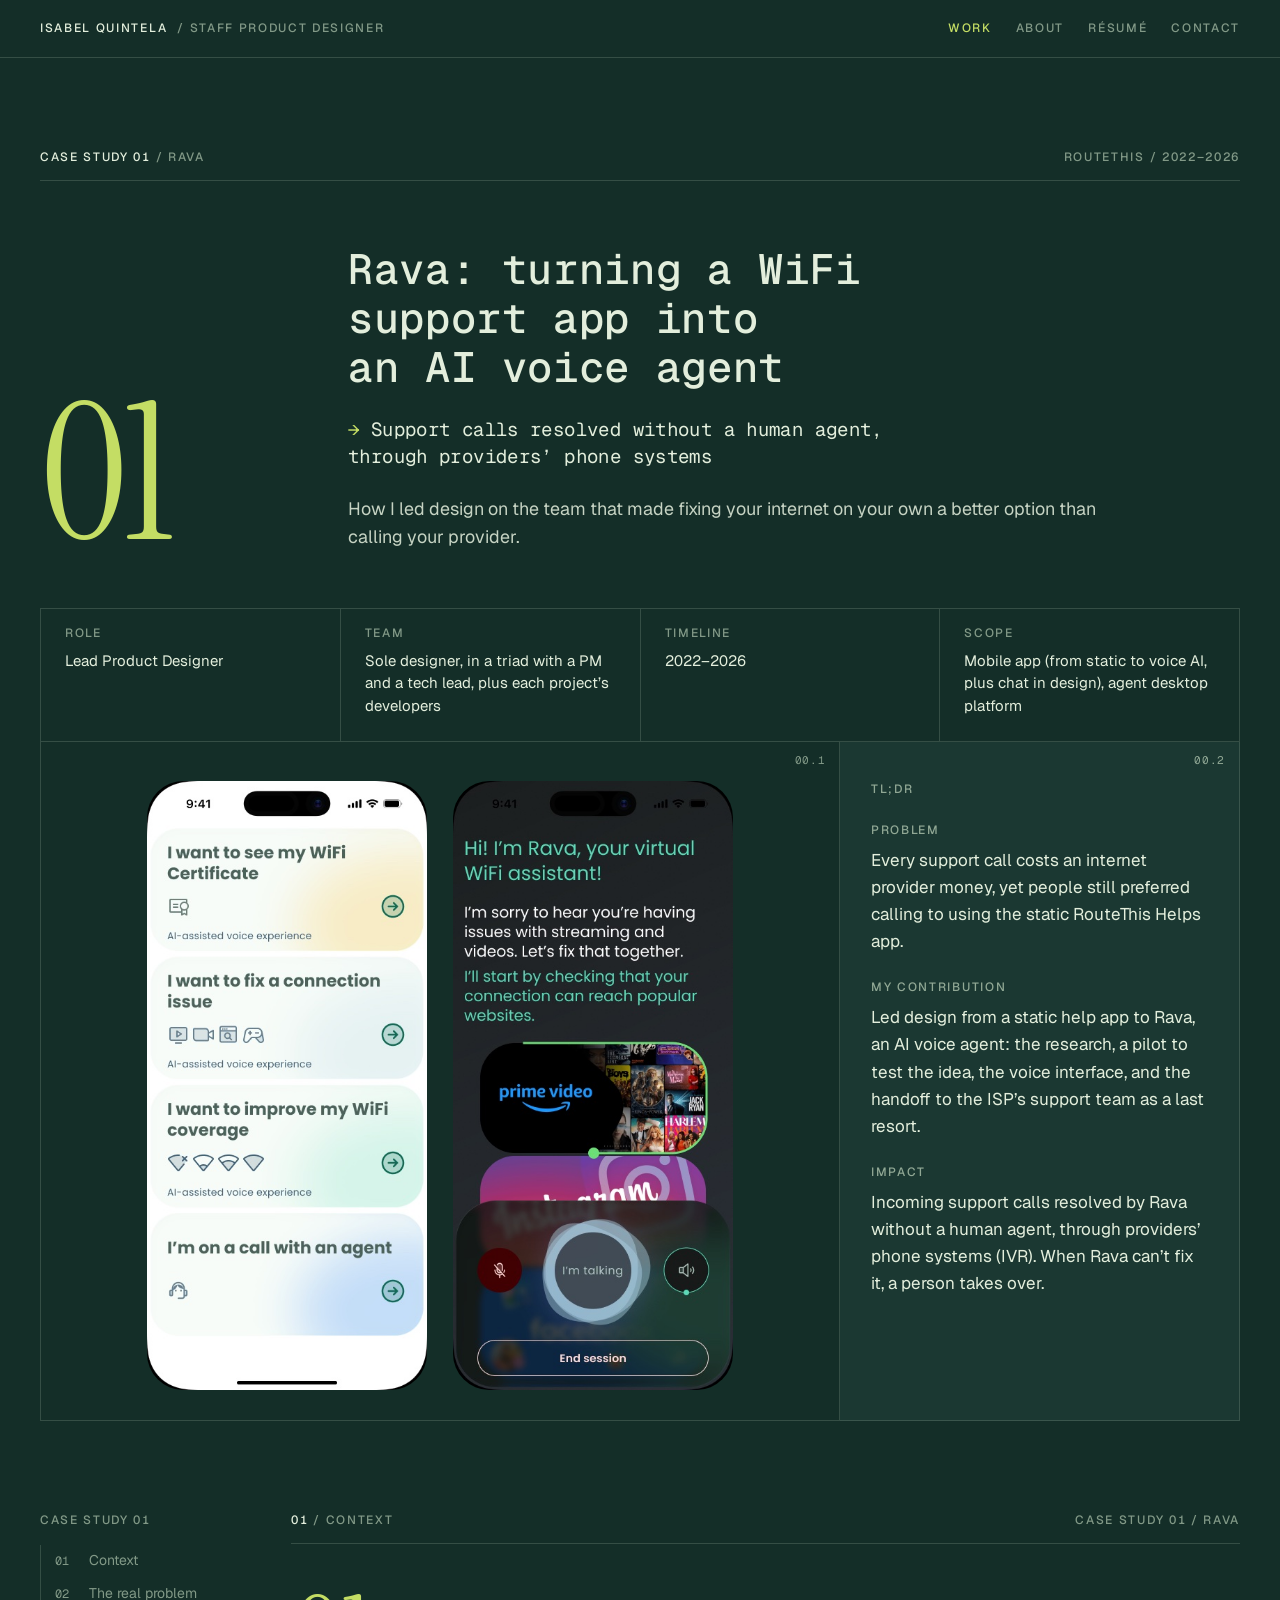
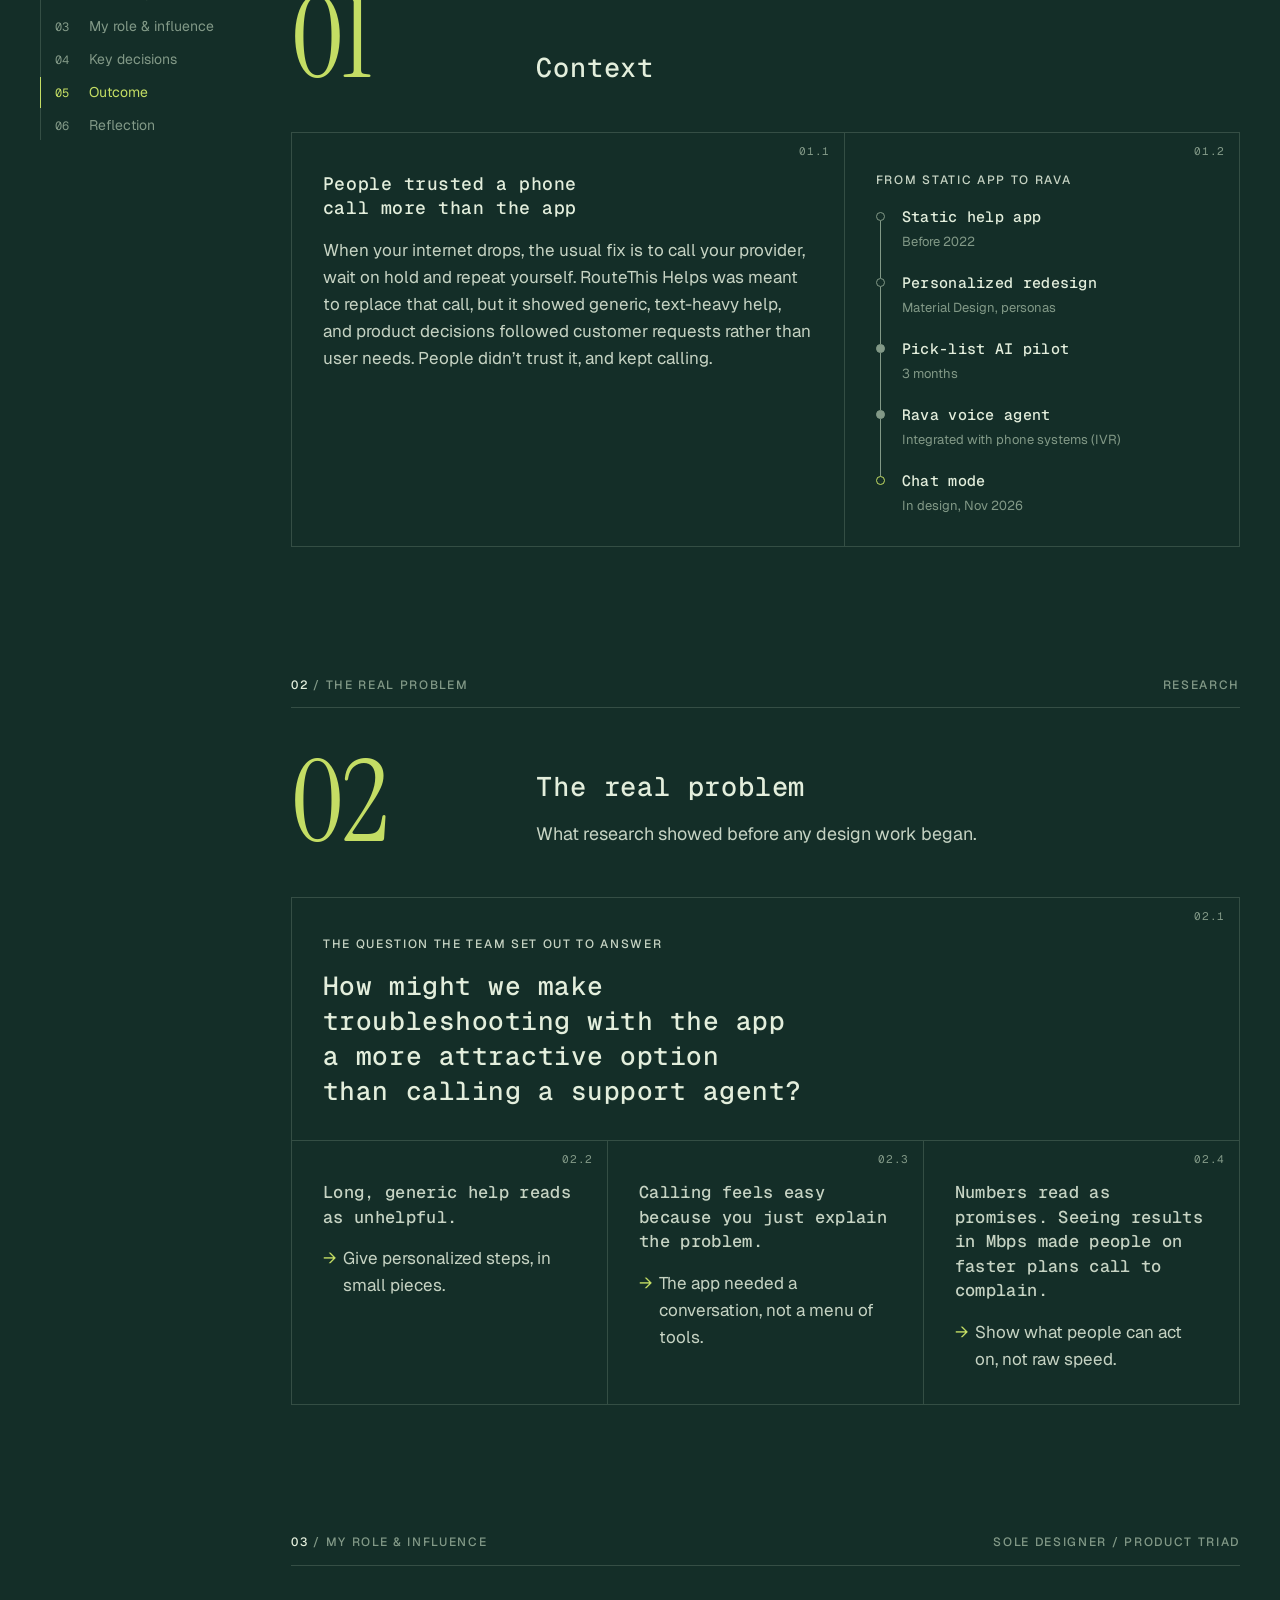
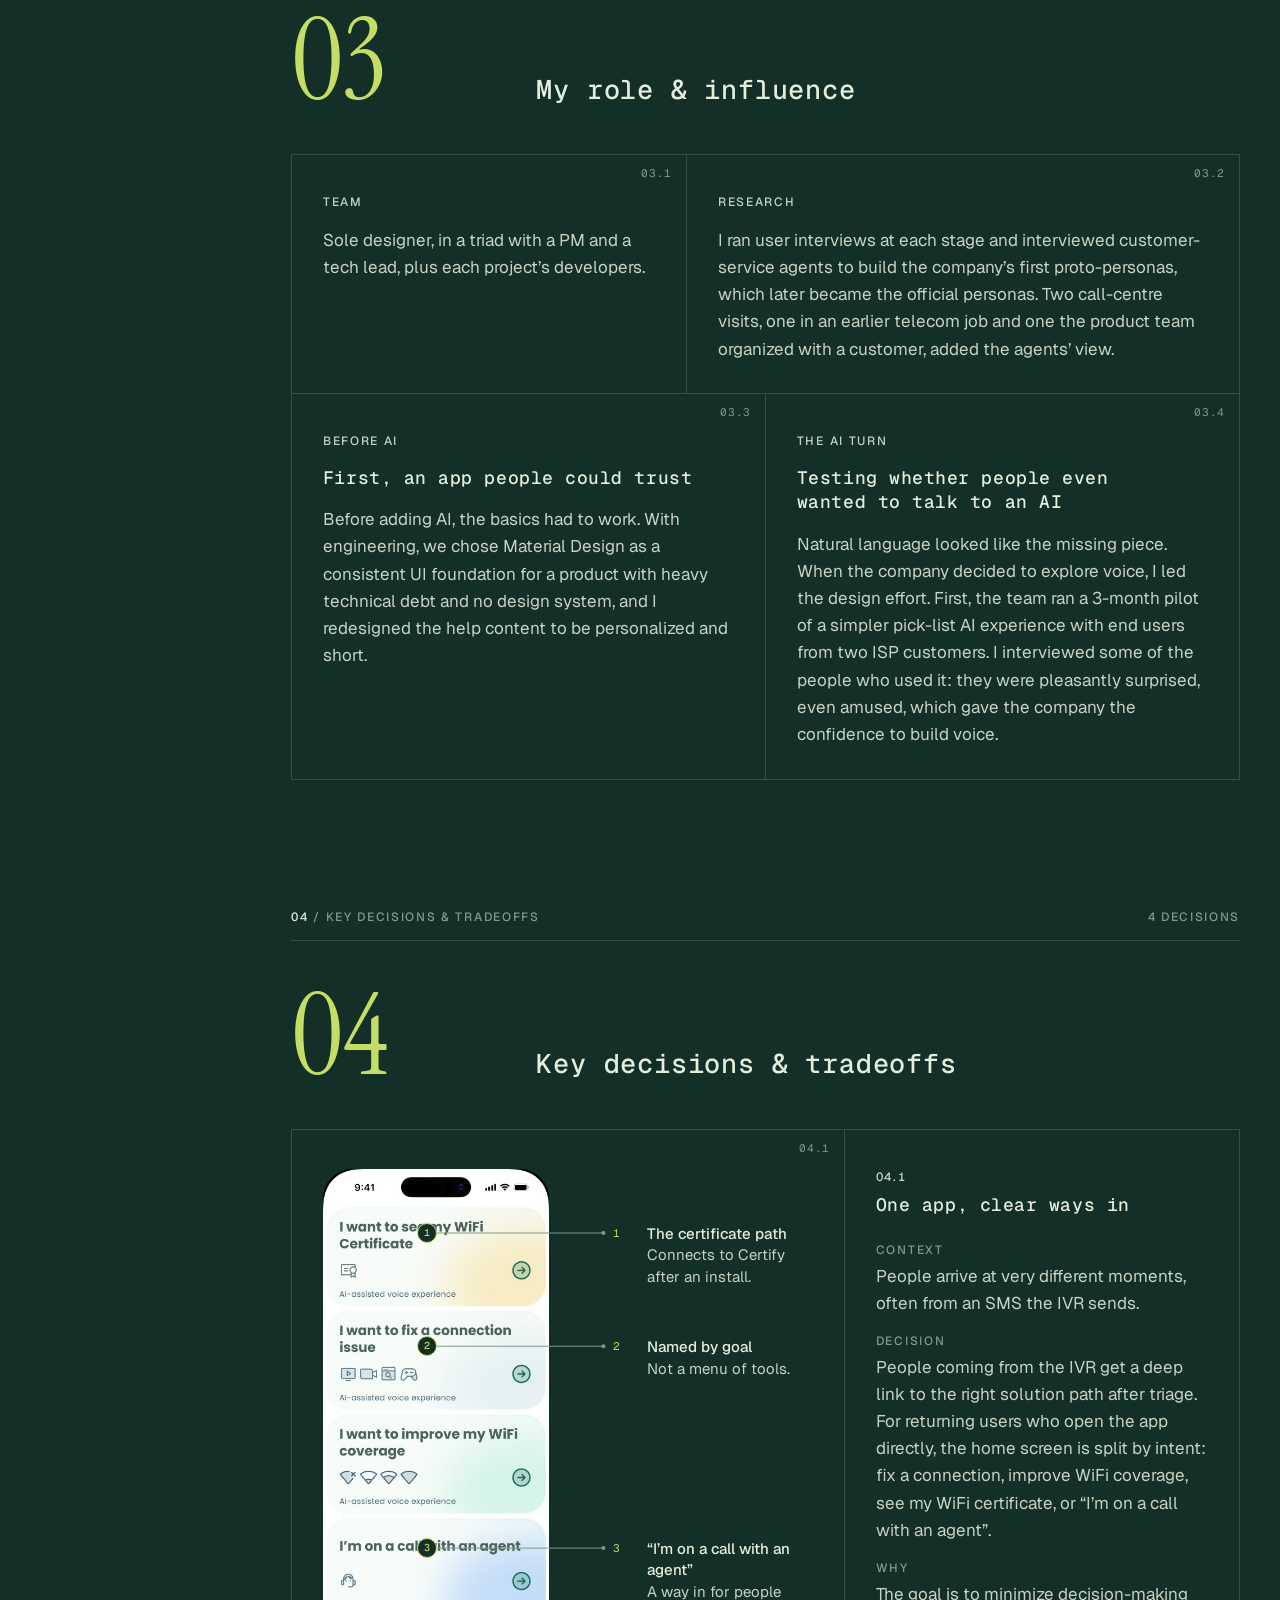
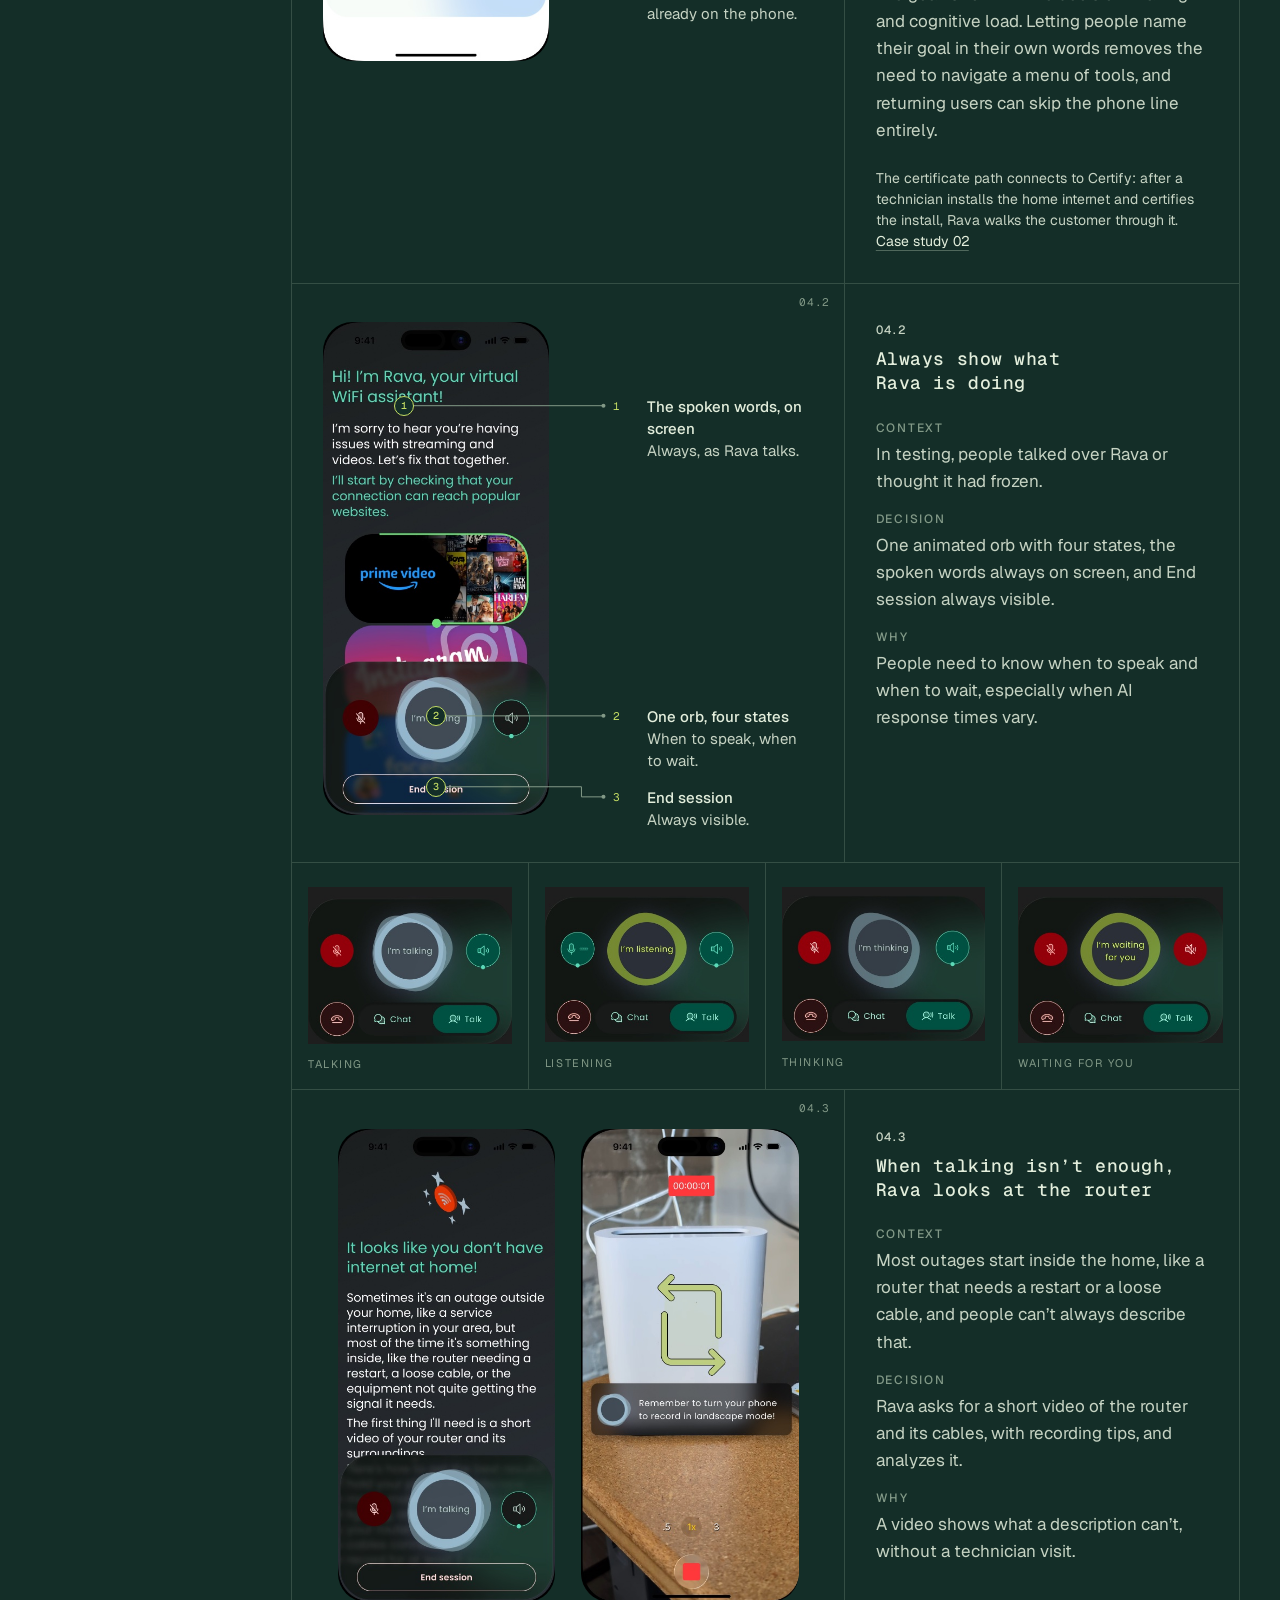
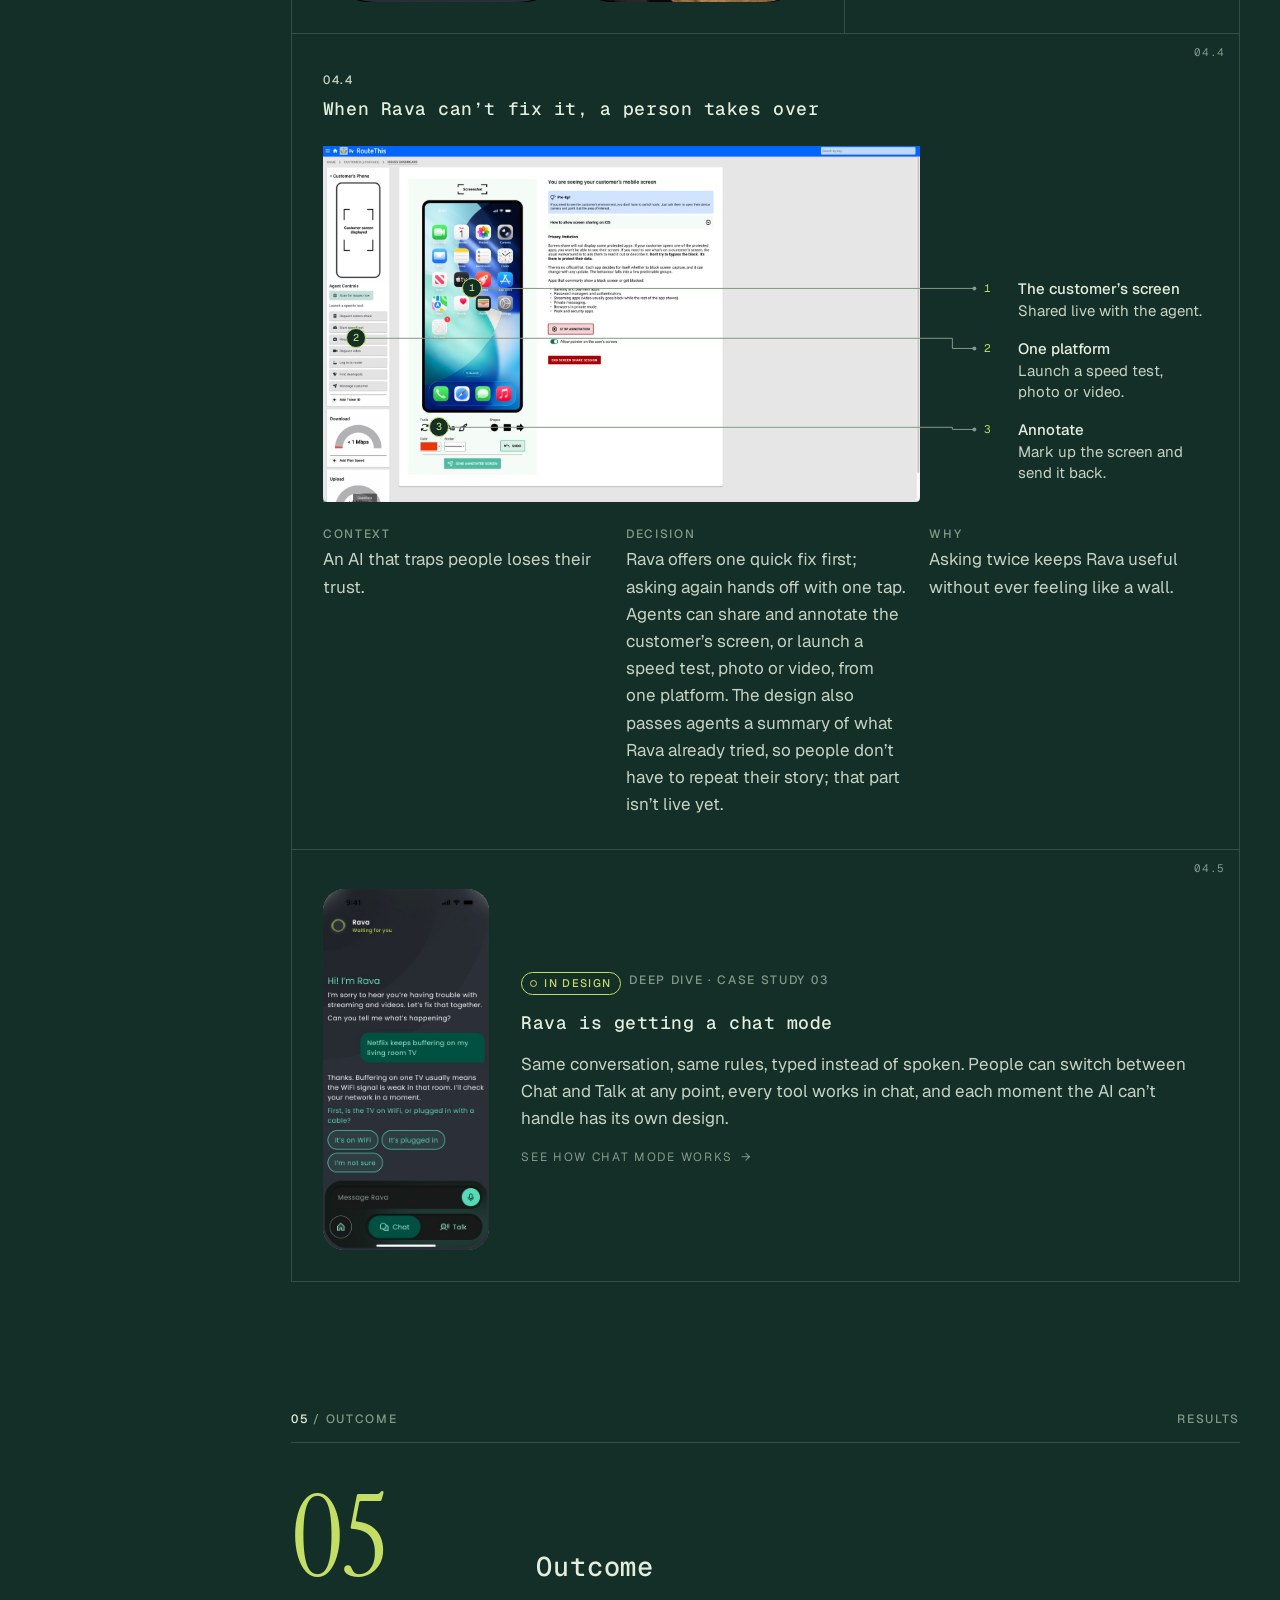
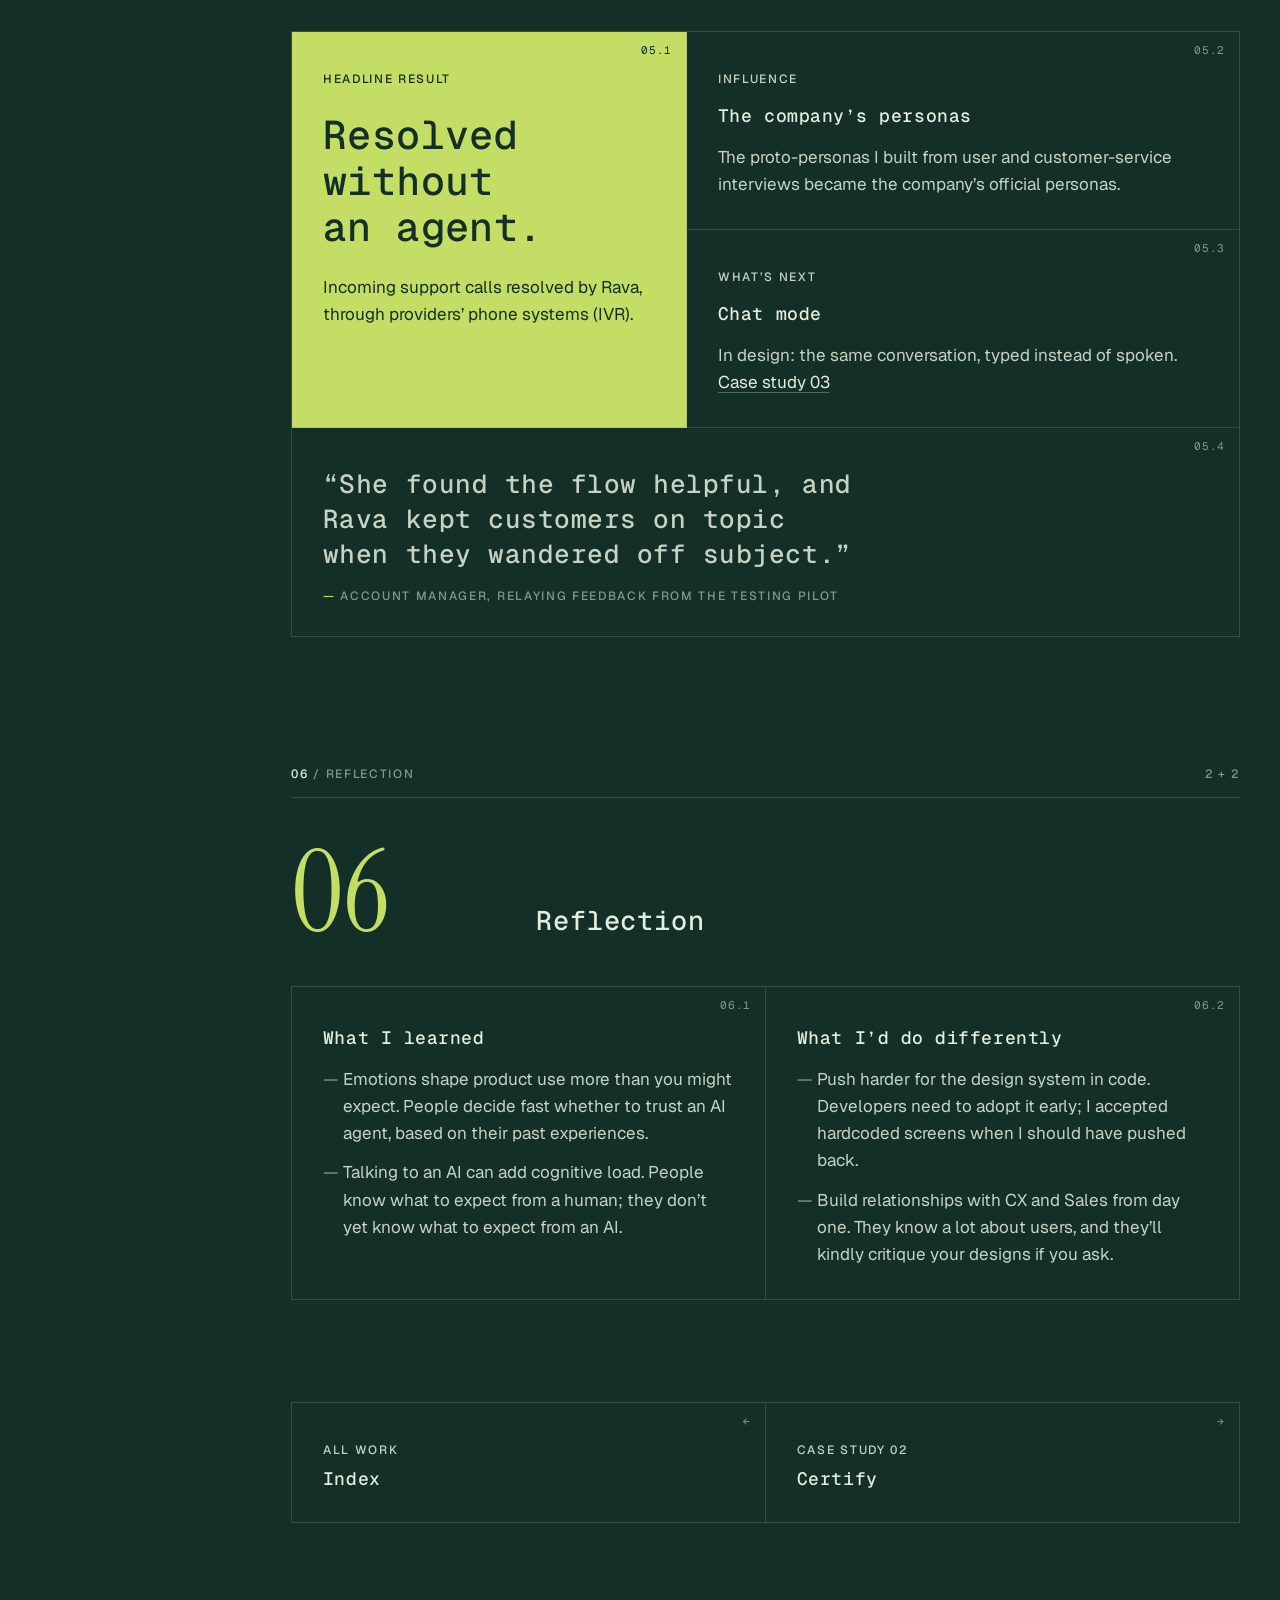
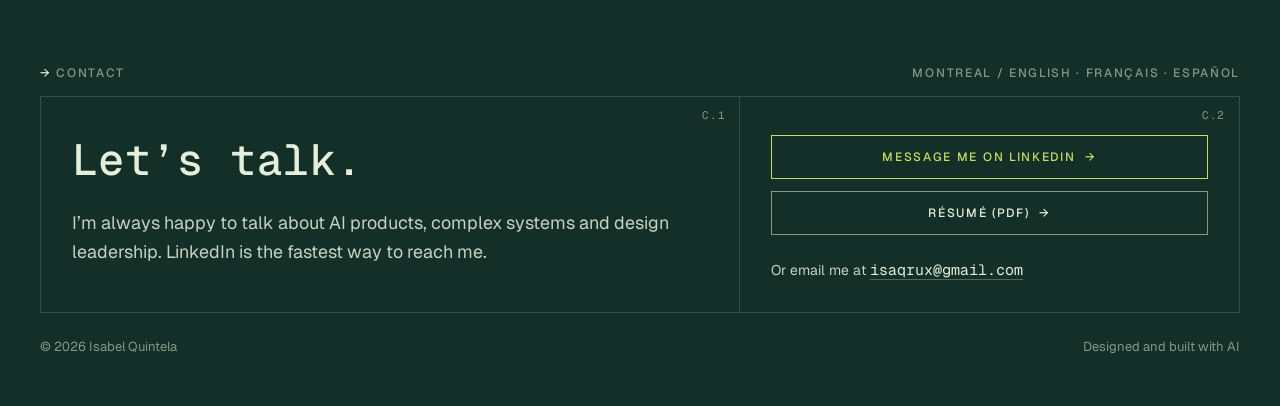
<file: rava.html>
<!doctype html>
<html lang="en">
<head>
<meta charset="utf-8">
<meta name="viewport" content="width=device-width, initial-scale=1, viewport-fit=cover">
<title>Case study 01 · Rava</title>
<meta name="claude:viewport-fit-sides" content="cover">
<link rel="preconnect" href="https://fonts.googleapis.com">
<link rel="preconnect" href="https://fonts.gstatic.com" crossorigin>
<link rel="stylesheet" href="https://fonts.googleapis.com/css2?family=Geist:wght@400;500;600&amp;family=Geist+Mono:wght@400;500&amp;family=Instrument+Serif&amp;display=swap">
<link rel="stylesheet" href="site.css">
</head>
<body>
<a class="skip" href="#main">Skip to content</a>
<header class="site-header">
  <div class="wrap">
    <a class="brand" href="index.html">Isabel Quintela <span>/ Staff Product Designer</span></a>
    <nav class="nav" aria-label="Main">
      <a href="index.html#work" aria-current="page">Work</a>
      <a href="about.html">About</a>
      <a href="Isabel-Quintela-CV.pdf">Résumé</a>
      <a href="#contact">Contact</a>
    </nav>
  </div>
</header>
<main id="main" class="wrap">

  <header class="cs-hero">
    <div class="labelbar"><span><b>Case study 01</b> / Rava</span><span>RouteThis / 2022–2026</span></div>
    <div class="cs-hero-grid" style="padding-top: clamp(32px, 5vw, 64px)">
      <span class="numeral numeral--hero" data-count="1">01</span>
      <div class="stack-lg">
        <h1 class="h1">Rava: turning a WiFi support app into an AI voice agent</h1>
        <p class="cs-outcome">Support calls resolved without a human agent, through providers’ phone systems</p>
        <p class="lede">How I led design on the team that made fixing your internet on your own a better option than calling your provider.</p>
      </div>
    </div>
    <dl class="meta">
      <div><dt>Role</dt><dd>Lead Product Designer</dd></div>
      <div><dt>Team</dt><dd>Sole designer, in a triad with a PM and a tech lead, plus each project’s developers</dd></div>
      <div><dt>Timeline</dt><dd>2022–2026</dd></div>
      <div><dt>Scope</dt><dd>Mobile app (from static to voice AI, plus chat in design), agent desktop platform</dd></div>
    </dl>
    <div class="grid" style="border-top: 0">
      <div class="cell span-8">
        <span class="sub">00.1</span>
        <div class="frame frame--bare">
          <img class="screen screen--lg" src="img/rava-home.jpg" width="402" height="874" alt="Rava home screen with four choices: see my WiFi certificate, fix a connection issue, improve my WiFi coverage, and I’m on a call with an agent.">
          <img class="screen screen--lg" src="img/rava-talking.jpg" width="402" height="874" alt="Rava talking while it checks that streaming sites are reachable, with the spoken words on screen and the orb labelled I’m talking.">
        </div>
      </div>
      <div class="cell cell--raised span-4">
        <span class="sub">00.2</span>
        <dl class="tldr">
          <p class="label">TL;DR</p>
          <div><dt>Problem</dt><dd>Every support call costs an internet provider money, yet people still preferred calling to using the static RouteThis Helps app.</dd></div>
          <div><dt>My contribution</dt><dd>Led design from a static help app to Rava, an AI voice agent: the research, a pilot to test the idea, the voice interface, and the handoff to the ISP’s support team as a last resort.</dd></div>
          <div><dt>Impact</dt><dd>Incoming support calls resolved by Rava without a human agent, through providers’ phone systems (IVR). When Rava can’t fix it, a person takes over.</dd></div>
        </dl>
      </div>
    </div>
  </header>

  <div class="cs">
    <nav class="rail" aria-label="On this page">
      <p class="label">Case study 01</p>
      <ol>
        <li><a href="#context"><span>01</span>Context</a></li>
        <li><a href="#problem"><span>02</span>The real problem</a></li>
        <li><a href="#role"><span>03</span>My role &amp; influence</a></li>
        <li><a href="#decisions"><span>04</span>Key decisions</a></li>
        <li><a href="#outcome"><span>05</span>Outcome</a></li>
        <li><a href="#reflection"><span>06</span>Reflection</a></li>
      </ol>
    </nav>

    <div class="cs-main">

      <!-- 01 Context -->
      <section class="section" id="context" aria-labelledby="h-context">
        <div class="labelbar"><span><b>01</b> / Context</span><span>Case study 01 / Rava</span></div>
        <div class="sec-head">
          <span class="numeral" data-count="1">01</span>
          <div class="stack"><h2 class="h2" id="h-context">Context</h2></div>
        </div>
        <div class="grid">
          <div class="cell span-7">
            <span class="sub">01.1</span>
            <div class="stack">
              <h3 class="h3">People trusted a phone call more than the app</h3>
              <p>When your internet drops, the usual fix is to call your provider, wait on hold and repeat yourself. RouteThis Helps was meant to replace that call, but it showed generic, text-heavy help, and product decisions followed customer requests rather than user needs. People didn’t trust it, and kept calling.</p>
            </div>
          </div>
          <div class="cell span-5">
            <span class="sub">01.2</span>
            <div class="stack">
              <p class="label">From static app to Rava</p>
              <ol class="timeline timeline--v">
                <li><b>Static help app</b><span>Before 2022</span></li>
                <li><b>Personalized redesign</b><span>Material Design, personas</span></li>
                <li class="is-key"><b>Pick-list AI pilot</b><span>3 months</span></li>
                <li class="is-key"><b>Rava voice agent</b><span>Integrated with phone systems (IVR)</span></li>
                <li class="is-next"><b>Chat mode</b><span>In design, Nov 2026</span></li>
              </ol>
            </div>
          </div>
        </div>
      </section>

      <!-- 02 The real problem -->
      <section class="section" id="problem" aria-labelledby="h-problem">
        <div class="labelbar"><span><b>02</b> / The real problem</span><span>Research</span></div>
        <div class="sec-head">
          <span class="numeral" data-count="2">02</span>
          <div class="stack"><h2 class="h2" id="h-problem">The real problem</h2><p class="lede">What research showed before any design work began.</p></div>
        </div>
        <div class="grid">
          <div class="cell span-12">
            <span class="sub">02.1</span>
            <div class="stack">
              <p class="label">The question the team set out to answer</p>
              <blockquote class="hmw">How might we make troubleshooting with the app a more attractive option than calling a support agent?</blockquote>
            </div>
          </div>
          <div class="cell span-4">
            <span class="sub">02.2</span>
            <div class="stack">
              <p class="insight">Long, generic help reads as unhelpful.</p>
              <p class="implication">Give personalized steps, in small pieces.</p>
            </div>
          </div>
          <div class="cell span-4">
            <span class="sub">02.3</span>
            <div class="stack">
              <p class="insight">Calling feels easy because you just explain the problem.</p>
              <p class="implication">The app needed a conversation, not a menu of tools.</p>
            </div>
          </div>
          <div class="cell span-4">
            <span class="sub">02.4</span>
            <div class="stack">
              <p class="insight">Numbers read as promises. Seeing results in Mbps made people on faster plans call to complain.</p>
              <p class="implication">Show what people can act on, not raw speed.</p>
            </div>
          </div>
        </div>
      </section>

      <!-- 03 My role & influence -->
      <section class="section" id="role" aria-labelledby="h-role">
        <div class="labelbar"><span><b>03</b> / My role &amp; influence</span><span>Sole designer / Product triad</span></div>
        <div class="sec-head">
          <span class="numeral" data-count="3">03</span>
          <div class="stack"><h2 class="h2" id="h-role">My role &amp; influence</h2></div>
        </div>
        <div class="grid">
          <div class="cell span-5">
            <span class="sub">03.1</span>
            <div class="stack">
              <p class="label">Team</p>
              <p>Sole designer, in a triad with a PM and a tech lead, plus each project’s developers.</p>
            </div>
          </div>
          <div class="cell span-7">
            <span class="sub">03.2</span>
            <div class="stack">
              <p class="label">Research</p>
              <p>I ran user interviews at each stage and interviewed customer-service agents to build the company’s first proto-personas, which later became the official personas. Two call-centre visits, one in an earlier telecom job and one the product team organized with a customer, added the agents’ view.</p>
            </div>
          </div>
          <div class="cell span-6">
            <span class="sub">03.3</span>
            <div class="stack">
              <p class="label">Before AI</p>
              <h3 class="h3">First, an app people could trust</h3>
              <p>Before adding AI, the basics had to work. With engineering, we chose Material Design as a consistent UI foundation for a product with heavy technical debt and no design system, and I redesigned the help content to be personalized and short.</p>
            </div>
          </div>
          <div class="cell span-6">
            <span class="sub">03.4</span>
            <div class="stack">
              <p class="label">The AI turn</p>
              <h3 class="h3">Testing whether people even wanted to talk to an AI</h3>
              <p>Natural language looked like the missing piece. When the company decided to explore voice, I led the design effort. First, the team ran a 3-month pilot of a simpler pick-list AI experience with end users from two ISP customers. I interviewed some of the people who used it: they were pleasantly surprised, even amused, which gave the company the confidence to build voice.</p>
            </div>
          </div>
        </div>
      </section>

      <!-- 04 Key decisions -->
      <section class="section" id="decisions" aria-labelledby="h-decisions">
        <div class="labelbar"><span><b>04</b> / Key decisions &amp; tradeoffs</span><span>4 decisions</span></div>
        <div class="sec-head">
          <span class="numeral" data-count="4">04</span>
          <div class="stack"><h2 class="h2" id="h-decisions">Key decisions &amp; tradeoffs</h2></div>
        </div>
        <div class="grid">

          <!-- 04.1 -->
          <div class="cell span-7">
            <span class="sub">04.1</span>
            <figure class="anno">
              <div class="anno-media">
                <div class="anno-img">
                  <img class="screen" src="img/rava-home.jpg" width="402" height="874" alt="Rava home screen split by intent into four large choices.">
                  <span class="pin" data-n="1" style="left: 46%; top: 13%">1</span>
                  <span class="pin" data-n="2" style="left: 46%; top: 36%">2</span>
                  <span class="pin" data-n="3" style="left: 46%; top: 77%">3</span>
                </div>
              </div>
              <ol class="anno-notes">
                <li data-n="1"><span><b>The certificate path</b>Connects to Certify after an install.</span></li>
                <li data-n="2"><span><b>Named by goal</b>Not a menu of tools.</span></li>
                <li data-n="3"><span><b>“I’m on a call with an agent”</b>A way in for people already on the phone.</span></li>
              </ol>
              <svg class="anno-lines" aria-hidden="true"></svg>
            </figure>
          </div>
          <div class="cell span-5">
            <div class="stack-lg">
              <div class="stack-sm"><p class="label">04.1</p><h3 class="h3">One app, clear ways in</h3></div>
              <dl class="cdw">
                <div><dt>Context</dt><dd>People arrive at very different moments, often from an SMS the IVR sends.</dd></div>
                <div><dt>Decision</dt><dd>People coming from the IVR get a deep link to the right solution path after triage. For returning users who open the app directly, the home screen is split by intent: fix a connection, improve WiFi coverage, see my WiFi certificate, or “I’m on a call with an agent”.</dd></div>
                <div><dt>Why</dt><dd>The goal is to minimize decision-making and cognitive load. Letting people name their goal in their own words removes the need to navigate a menu of tools, and returning users can skip the phone line entirely.</dd></div>
              </dl>
              <p class="small">The certificate path connects to Certify: after a technician installs the home internet and certifies the install, Rava walks the customer through it. <a class="link" href="certify.html">Case study 02</a></p>
            </div>
          </div>

          <!-- 04.2 -->
          <div class="cell span-7">
            <span class="sub">04.2</span>
            <figure class="anno">
              <div class="anno-media">
                <div class="anno-img">
                  <img class="screen" src="img/rava-talking.jpg" width="402" height="874" alt="Rava talking, with its words on screen, the orb labelled I’m talking, and End session at the bottom.">
                  <span class="pin" data-n="1" style="left: 36%; top: 17%">1</span>
                  <span class="pin" data-n="2" style="left: 50%; top: 80%">2</span>
                  <span class="pin" data-n="3" style="left: 50%; top: 94.4%">3</span>
                </div>
              </div>
              <ol class="anno-notes">
                <li data-n="1"><span><b>The spoken words, on screen</b>Always, as Rava talks.</span></li>
                <li data-n="2"><span><b>One orb, four states</b>When to speak, when to wait.</span></li>
                <li data-n="3"><span><b>End session</b>Always visible.</span></li>
              </ol>
              <svg class="anno-lines" aria-hidden="true"></svg>
            </figure>
          </div>
          <div class="cell span-5">
            <div class="stack-lg">
              <div class="stack-sm"><p class="label">04.2</p><h3 class="h3">Always show what Rava is doing</h3></div>
              <dl class="cdw">
                <div><dt>Context</dt><dd>In testing, people talked over Rava or thought it had frozen.</dd></div>
                <div><dt>Decision</dt><dd>One animated orb with four states, the spoken words always on screen, and End session always visible.</dd></div>
                <div><dt>Why</dt><dd>People need to know when to speak and when to wait, especially when AI response times vary.</dd></div>
              </dl>
            </div>
          </div>
          <div class="cell span-12 cell--flush">
            <div class="specimens" style="border: 0">
              <figure><img src="img/rava-orb-talking.jpg" width="394" height="303" alt="Orb state: I’m talking, a pale blue ring."><figcaption>Talking</figcaption></figure>
              <figure><img src="img/rava-orb-listening.jpg" width="394" height="300" alt="Orb state: I’m listening, a lime ring."><figcaption>Listening</figcaption></figure>
              <figure><img src="img/rava-orb-thinking.jpg" width="394" height="298" alt="Orb state: I’m thinking, a blue-grey ring."><figcaption>Thinking</figcaption></figure>
              <figure style="border-right: 0"><img src="img/rava-orb-waiting.jpg" width="394" height="300" alt="Orb state: I’m waiting for you, a lime ring with the mic muted."><figcaption>Waiting for you</figcaption></figure>
            </div>
          </div>

          <!-- 04.3 -->
          <div class="cell span-7">
            <span class="sub">04.3</span>
            <div class="frame frame--bare">
              <img class="screen" src="img/rava-video-intro.jpg" width="402" height="874" alt="Rava says it looks like there’s no internet at home, explains most problems start inside the home, and asks for a short video of the router.">
              <img class="screen" src="img/rava-video-turn.jpg" width="402" height="874" alt="Recording the router, with a tip to turn the phone and record in landscape mode.">
            </div>
          </div>
          <div class="cell span-5">
            <div class="stack-lg">
              <div class="stack-sm"><p class="label">04.3</p><h3 class="h3">When talking isn’t enough, Rava looks at the router</h3></div>
              <dl class="cdw">
                <div><dt>Context</dt><dd>Most outages start inside the home, like a router that needs a restart or a loose cable, and people can’t always describe that.</dd></div>
                <div><dt>Decision</dt><dd>Rava asks for a short video of the router and its cables, with recording tips, and analyzes it.</dd></div>
                <div><dt>Why</dt><dd>A video shows what a description can’t, without a technician visit.</dd></div>
              </dl>
            </div>
          </div>

          <!-- 04.4 -->
          <div class="cell span-12">
            <span class="sub">04.4</span>
            <div class="stack-lg">
              <div class="stack-sm"><p class="label">04.4</p><h3 class="h3">When Rava can’t fix it, a person takes over</h3></div>
              <figure class="anno anno--wide">
                <div class="anno-media">
                  <div class="anno-img">
                    <img class="shot" src="img/rava-agent-console.jpg" width="1800" height="1074" alt="The agent platform in annotation mode: the customer’s phone screen shared live, drawing tools and a Send annotated screen button, agent controls to request a screen share, speed test, photo or video.">
                    <span class="pin" data-n="1" style="left: 25%; top: 40%">1</span>
                    <span class="pin" data-n="2" style="left: 5.5%; top: 54%">2</span>
                    <span class="pin" data-n="3" style="left: 19.5%; top: 79%">3</span>
                  </div>
                </div>
                <ol class="anno-notes">
                  <li data-n="1"><span><b>The customer’s screen</b>Shared live with the agent.</span></li>
                  <li data-n="2"><span><b>One platform</b>Launch a speed test, photo or video.</span></li>
                  <li data-n="3"><span><b>Annotate</b>Mark up the screen and send it back.</span></li>
                </ol>
                <svg class="anno-lines" aria-hidden="true"></svg>
              </figure>
              <dl class="cdw cdw--row">
                <div><dt>Context</dt><dd>An AI that traps people loses their trust.</dd></div>
                <div><dt>Decision</dt><dd>Rava offers one quick fix first; asking again hands off with one tap. Agents can share and annotate the customer’s screen, or launch a speed test, photo or video, from one platform. The design also passes agents a summary of what Rava already tried, so people don’t have to repeat their story; that part isn’t live yet.</dd></div>
                <div><dt>Why</dt><dd>Asking twice keeps Rava useful without ever feeling like a wall.</dd></div>
              </dl>
            </div>
          </div>

          <!-- Chat teaser -->
          <article class="cell cell--link span-12">
            <span class="sub">04.5</span>
            <div class="cell-inner" style="display: grid; grid-template-columns: auto minmax(0, 1fr); gap: var(--s6); align-items: center">
              <img class="screen screen--sm" src="img/chat-d.jpg" width="402" height="874" alt="Rava in chat mode with quick replies and the Chat/Talk switch.">
              <div class="stack">
                <div class="pills"><span class="pill pill--design">In design</span><span class="label">Deep dive · Case study 03</span></div>
                <h3 class="h3"><a class="stretch" href="rava-chat.html">Rava is getting a chat mode</a></h3>
                <p>Same conversation, same rules, typed instead of spoken. People can switch between Chat and Talk at any point, every tool works in chat, and each moment the AI can’t handle has its own design.</p>
                <span class="go">See how chat mode works <span aria-hidden="true">→</span></span>
              </div>
            </div>
          </article>
        </div>
      </section>

      <!-- 05 Outcome -->
      <section class="section" id="outcome" aria-labelledby="h-outcome">
        <div class="labelbar"><span><b>05</b> / Outcome</span><span>Results</span></div>
        <div class="sec-head">
          <span class="numeral" data-count="5">05</span>
          <div class="stack"><h2 class="h2" id="h-outcome">Outcome</h2></div>
        </div>
        <div class="grid">
          <div class="cell tile-lime span-5 row-2">
            <span class="sub">05.1</span>
            <div class="stack-lg">
              <p class="label">Headline result</p>
              <p class="metric metric--words">Resolved without an agent.</p>
              <p>Incoming support calls resolved by Rava, through providers’ phone systems (IVR).</p>
            </div>
          </div>
          <div class="cell span-7">
            <span class="sub">05.2</span>
            <div class="stack">
              <p class="label">Influence</p>
              <h3 class="h3">The company’s personas</h3>
              <p>The proto-personas I built from user and customer-service interviews became the company’s official personas.</p>
            </div>
          </div>
          <div class="cell span-7">
            <span class="sub">05.3</span>
            <div class="stack">
              <p class="label">What’s next</p>
              <h3 class="h3">Chat mode</h3>
              <p>In design: the same conversation, typed instead of spoken. <a class="link" href="rava-chat.html">Case study 03</a></p>
            </div>
          </div>
          <div class="cell span-12">
            <span class="sub">05.4</span>
            <figure class="quote">
              <blockquote class="hmw"><p>“She found the flow helpful, and Rava kept customers on topic when they wandered off subject.”</p></blockquote>
              <figcaption class="label">Account Manager, relaying feedback from the testing pilot</figcaption>
            </figure>
          </div>
        </div>
      </section>

      <!-- 06 Reflection -->
      <section class="section" id="reflection" aria-labelledby="h-reflection">
        <div class="labelbar"><span><b>06</b> / Reflection</span><span>2 + 2</span></div>
        <div class="sec-head">
          <span class="numeral" data-count="6">06</span>
          <div class="stack"><h2 class="h2" id="h-reflection">Reflection</h2></div>
        </div>
        <div class="grid">
          <div class="cell span-6">
            <span class="sub">06.1</span>
            <div class="stack">
              <h3 class="h3">What I learned</h3>
              <ul class="list">
                <li>Emotions shape product use more than you might expect. People decide fast whether to trust an AI agent, based on their past experiences.</li>
                <li>Talking to an AI can add cognitive load. People know what to expect from a human; they don’t yet know what to expect from an AI.</li>
              </ul>
            </div>
          </div>
          <div class="cell span-6">
            <span class="sub">06.2</span>
            <div class="stack">
              <h3 class="h3">What I’d do differently</h3>
              <ul class="list">
                <li>Push harder for the design system in code. Developers need to adopt it early; I accepted hardcoded screens when I should have pushed back.</li>
                <li>Build relationships with CX and Sales from day one. They know a lot about users, and they’ll kindly critique your designs if you ask.</li>
              </ul>
            </div>
          </div>
        </div>
      </section>

      <nav class="pager" aria-label="More from the portfolio">
        <div class="cell cell--link"><span class="sub">←</span><div class="cell-inner stack-sm"><p class="label">All work</p><a class="h3 stretch" href="index.html#work">Index</a></div></div>
        <div class="cell cell--link"><span class="sub">→</span><div class="cell-inner stack-sm"><p class="label">Case study 02</p><a class="h3 stretch" href="certify.html">Certify</a></div></div>
      </nav>
    </div>
  </div>
</main>
<footer class="wrap contact" id="contact" aria-labelledby="contact-title">
  <div class="labelbar"><span><b>→</b> Contact</span><span>Montreal / English · Français · Español</span></div>
  <div class="grid">
    <div class="cell span-7">
      <span class="sub">C.1</span>
      <div class="stack-lg">
        <h2 class="statement" id="contact-title" style="font-size: clamp(1.75rem, 3.4vw, 2.75rem)">Let’s talk.</h2>
        <p class="lede">I’m always happy to talk about AI products, complex systems and design leadership. LinkedIn is the fastest way to reach me.</p>
      </div>
    </div>
    <div class="cell span-5">
      <span class="sub">C.2</span>
      <div class="stack-lg">
        <div class="actions" style="flex-direction: column; align-items: stretch">
          <a class="btn btn--primary" href="https://www.linkedin.com/in/isabel-quintela/">Message me on LinkedIn <span class="arr" aria-hidden="true">→</span></a>
          <a class="btn" href="Isabel-Quintela-CV.pdf">Résumé (PDF) <span class="arr" aria-hidden="true">→</span></a>
        </div>
        <p class="small">Or email me at <a class="link email" href="mailto:isaqrux@gmail.com">isaqrux@gmail.com</a></p>
      </div>
    </div>
  </div>
  <div class="colophon"><span>© 2026 Isabel Quintela</span><span>Designed and built with AI</span></div>
</footer>
<script src="site.js" defer></script>
</body>
</html>
</file>
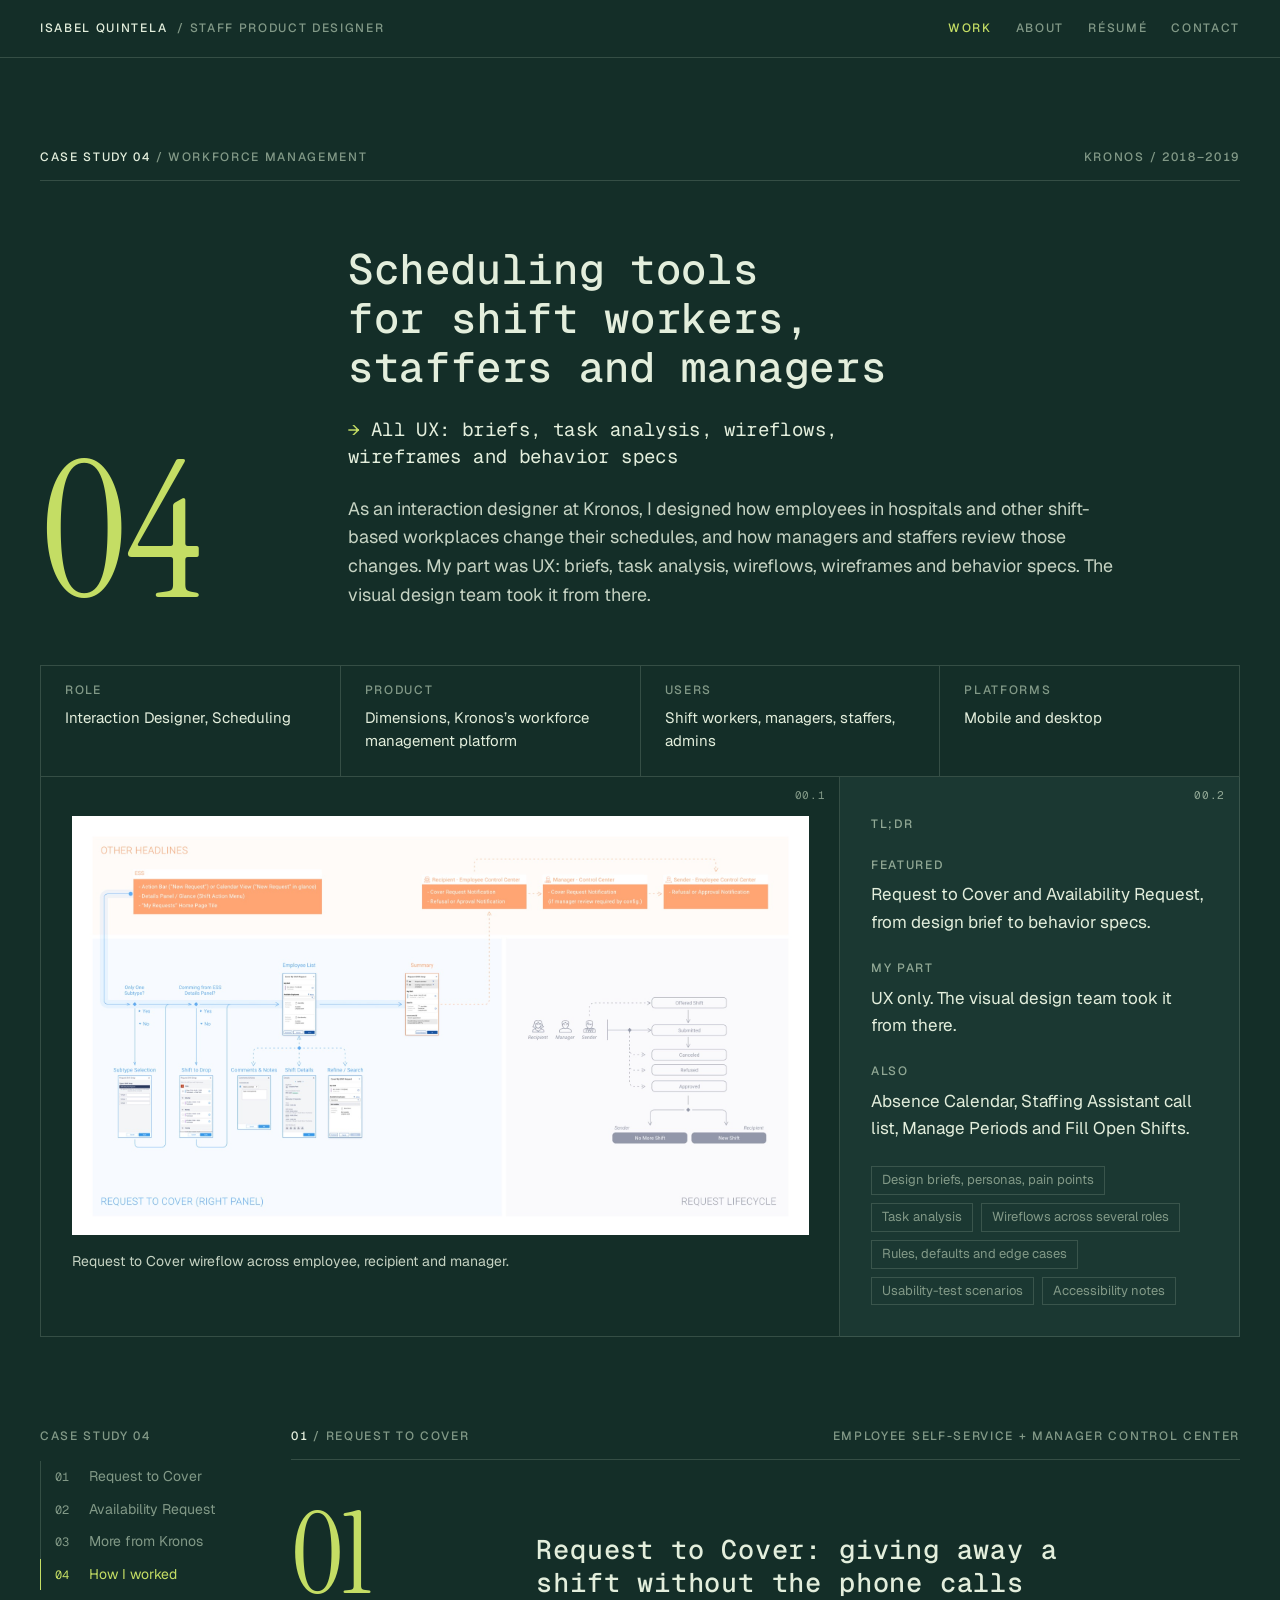
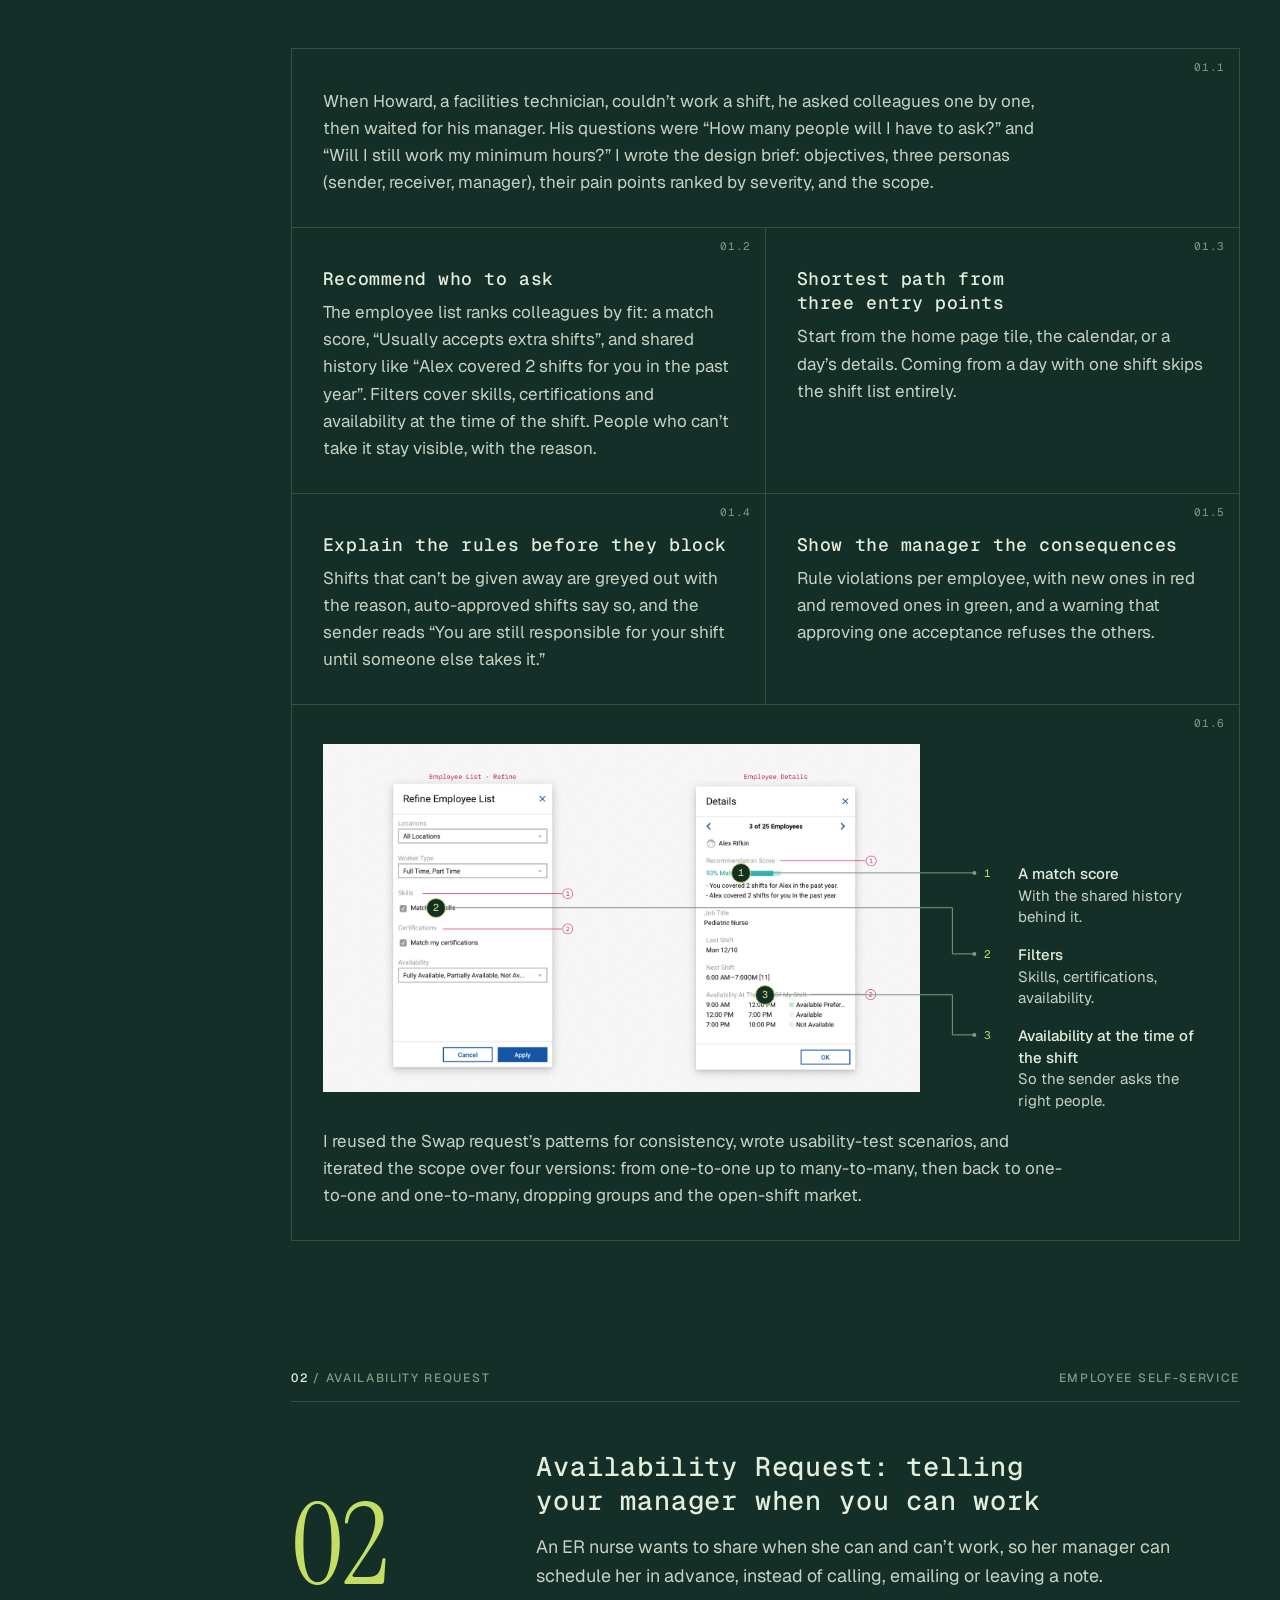
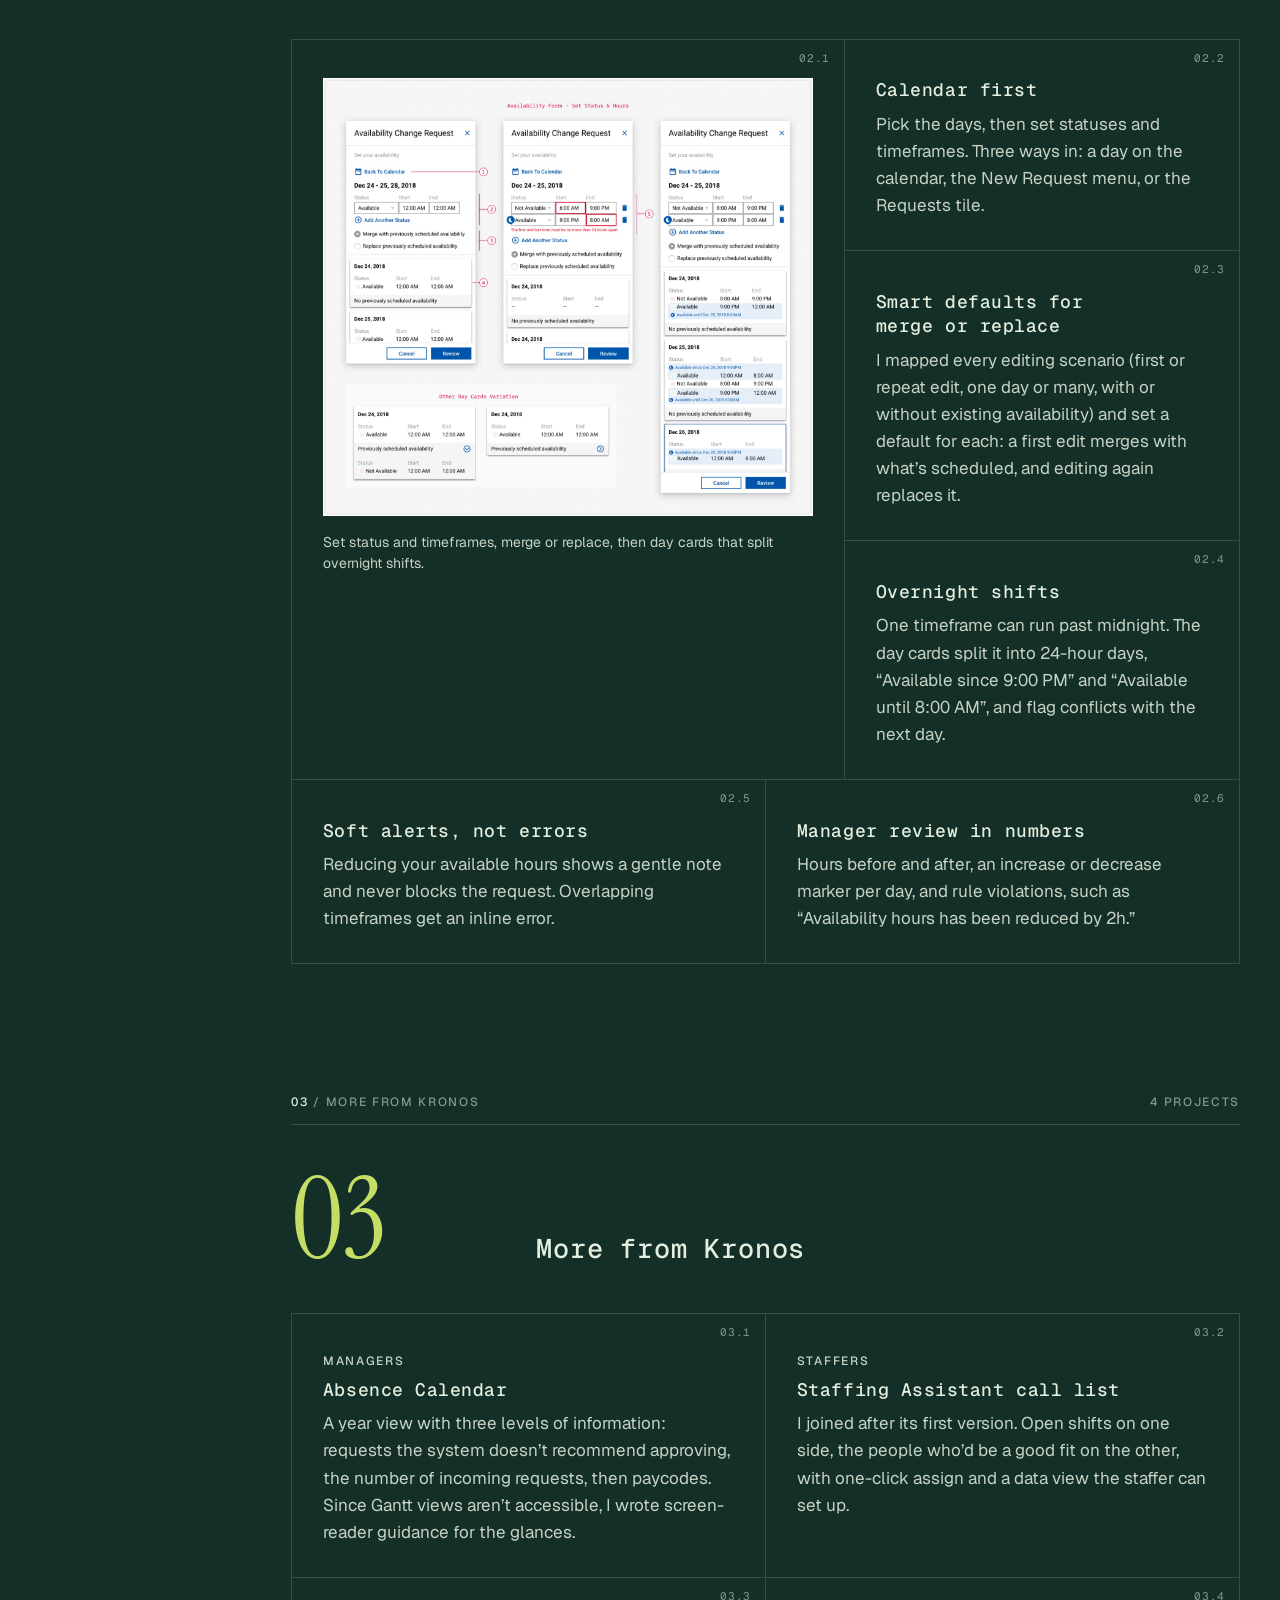
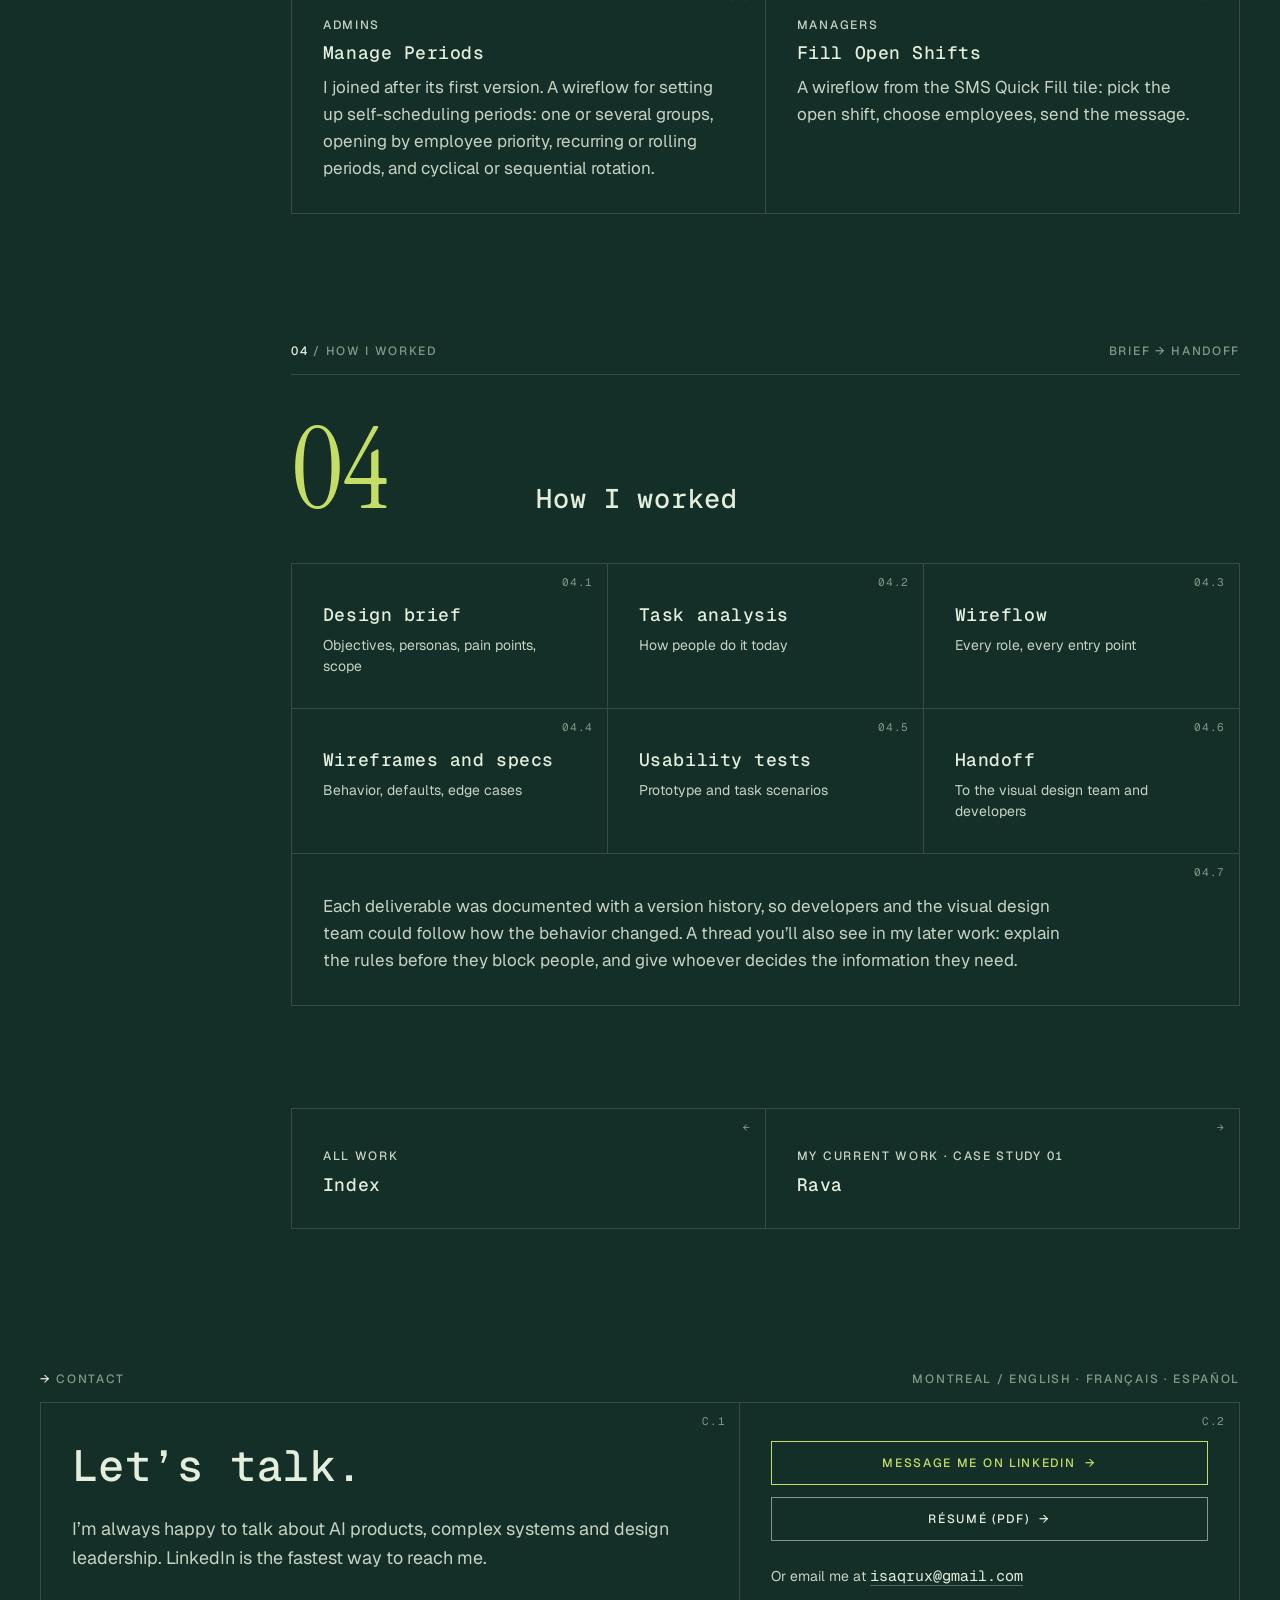
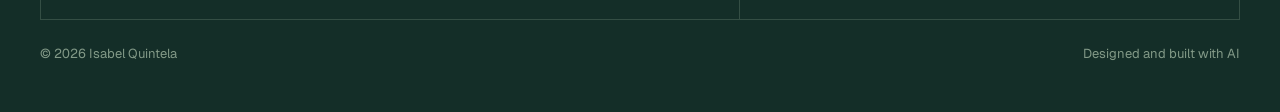
<file: workforce-management.html>
<!doctype html>
<html lang="en">
<head>
<meta charset="utf-8">
<meta name="viewport" content="width=device-width, initial-scale=1, viewport-fit=cover">
<title>Case study 04 · Workforce management</title>
<meta name="claude:viewport-fit-sides" content="cover">
<link rel="preconnect" href="https://fonts.googleapis.com">
<link rel="preconnect" href="https://fonts.gstatic.com" crossorigin>
<link rel="stylesheet" href="https://fonts.googleapis.com/css2?family=Geist:wght@400;500;600&amp;family=Geist+Mono:wght@400;500&amp;family=Instrument+Serif&amp;display=swap">
<link rel="stylesheet" href="site.css">
</head>
<body>
<a class="skip" href="#main">Skip to content</a>
<header class="site-header">
  <div class="wrap">
    <a class="brand" href="index.html">Isabel Quintela <span>/ Staff Product Designer</span></a>
    <nav class="nav" aria-label="Main">
      <a href="index.html#work" aria-current="page">Work</a>
      <a href="about.html">About</a>
      <a href="Isabel-Quintela-CV.pdf">Résumé</a>
      <a href="#contact">Contact</a>
    </nav>
  </div>
</header>
<main id="main" class="wrap">

  <header class="cs-hero">
    <div class="labelbar"><span><b>Case study 04</b> / Workforce management</span><span>Kronos / 2018–2019</span></div>
    <div class="cs-hero-grid" style="padding-top: clamp(32px, 5vw, 64px)">
      <span class="numeral numeral--hero" data-count="4">04</span>
      <div class="stack-lg">
        <h1 class="h1">Scheduling tools for shift workers, staffers and managers</h1>
        <p class="cs-outcome">All UX: briefs, task analysis, wireflows, wireframes and behavior specs</p>
        <p class="lede">As an interaction designer at Kronos, I designed how employees in hospitals and other shift-based workplaces change their schedules, and how managers and staffers review those changes. My part was UX: briefs, task analysis, wireflows, wireframes and behavior specs. The visual design team took it from there.</p>
      </div>
    </div>
    <dl class="meta">
      <div><dt>Role</dt><dd>Interaction Designer, Scheduling</dd></div>
      <div><dt>Product</dt><dd>Dimensions, Kronos’s workforce management platform</dd></div>
      <div><dt>Users</dt><dd>Shift workers, managers, staffers, admins</dd></div>
      <div><dt>Platforms</dt><dd>Mobile and desktop</dd></div>
    </dl>
    <div class="grid" style="border-top: 0">
      <div class="cell span-8">
        <span class="sub">00.1</span>
        <div class="stack">
          <img class="shot" src="img/kronos-rtc-wireflow.jpg" width="2000" height="1137" alt="Request to Cover wireflow: three entry points lead to the employee list, with branches for comments, shift details and filters, then a summary; a separate diagram shows the request lifecycle for sender, recipient and manager.">
          <p class="caption">Request to Cover wireflow across employee, recipient and manager.</p>
        </div>
      </div>
      <div class="cell cell--raised span-4">
        <span class="sub">00.2</span>
        <dl class="tldr">
          <p class="label">TL;DR</p>
          <div><dt>Featured</dt><dd>Request to Cover and Availability Request, from design brief to behavior specs.</dd></div>
          <div><dt>My part</dt><dd>UX only. The visual design team took it from there.</dd></div>
          <div><dt>Also</dt><dd>Absence Calendar, Staffing Assistant call list, Manage Periods and Fill Open Shifts.</dd></div>
        </dl>
        <ul class="tags" aria-label="UX skills on this page" style="margin-top: 24px">
          <li>Design briefs, personas, pain points</li>
          <li>Task analysis</li>
          <li>Wireflows across several roles</li>
          <li>Rules, defaults and edge cases</li>
          <li>Usability-test scenarios</li>
          <li>Accessibility notes</li>
        </ul>
      </div>
    </div>
  </header>

  <div class="cs">
    <nav class="rail" aria-label="On this page">
      <p class="label">Case study 04</p>
      <ol>
        <li><a href="#cover"><span>01</span>Request to Cover</a></li>
        <li><a href="#availability"><span>02</span>Availability Request</a></li>
        <li><a href="#more"><span>03</span>More from Kronos</a></li>
        <li><a href="#process"><span>04</span>How I worked</a></li>
      </ol>
    </nav>

    <div class="cs-main">

      <section class="section" id="cover" aria-labelledby="h-cover">
        <div class="labelbar"><span><b>01</b> / Request to Cover</span><span>Employee self-service + manager control center</span></div>
        <div class="sec-head">
          <span class="numeral" data-count="1">01</span>
          <div class="stack"><h2 class="h2" id="h-cover">Request to Cover: giving away a shift without the phone calls</h2></div>
        </div>
        <div class="grid">
          <div class="cell span-12">
            <span class="sub">01.1</span>
            <p class="body">When Howard, a facilities technician, couldn’t work a shift, he asked colleagues one by one, then waited for his manager. His questions were “How many people will I have to ask?” and “Will I still work my minimum hours?” I wrote the design brief: objectives, three personas (sender, receiver, manager), their pain points ranked by severity, and the scope.</p>
          </div>
          <div class="cell span-6"><span class="sub">01.2</span><div class="stack-sm"><h3 class="h3">Recommend who to ask</h3><p>The employee list ranks colleagues by fit: a match score, “Usually accepts extra shifts”, and shared history like “Alex covered 2 shifts for you in the past year”. Filters cover skills, certifications and availability at the time of the shift. People who can’t take it stay visible, with the reason.</p></div></div>
          <div class="cell span-6"><span class="sub">01.3</span><div class="stack-sm"><h3 class="h3">Shortest path from three entry points</h3><p>Start from the home page tile, the calendar, or a day’s details. Coming from a day with one shift skips the shift list entirely.</p></div></div>
          <div class="cell span-6"><span class="sub">01.4</span><div class="stack-sm"><h3 class="h3">Explain the rules before they block</h3><p>Shifts that can’t be given away are greyed out with the reason, auto-approved shifts say so, and the sender reads “You are still responsible for your shift until someone else takes it.”</p></div></div>
          <div class="cell span-6"><span class="sub">01.5</span><div class="stack-sm"><h3 class="h3">Show the manager the consequences</h3><p>Rule violations per employee, with new ones in red and removed ones in green, and a warning that approving one acceptance refuses the others.</p></div></div>
          <div class="cell span-12">
            <span class="sub">01.6</span>
            <div class="stack">
              <figure class="anno anno--wide">
                <div class="anno-media">
                  <div class="anno-img">
                    <img class="shot" src="img/kronos-rtc-employees.jpg" width="1600" height="933" alt="Two wireframes: Refine Employee List with filters for location, worker type, matching skills and certifications, and availability; and Employee Details with a recommendation match score, shared shift history and availability at the time of the shift.">
                    <span class="pin" data-n="1" style="left: 70%; top: 37%">1</span>
                    <span class="pin" data-n="2" style="left: 19%; top: 47%">2</span>
                    <span class="pin" data-n="3" style="left: 74%; top: 72%">3</span>
                  </div>
                </div>
                <ol class="anno-notes">
                  <li data-n="1"><span><b>A match score</b>With the shared history behind it.</span></li>
                  <li data-n="2"><span><b>Filters</b>Skills, certifications, availability.</span></li>
                  <li data-n="3"><span><b>Availability at the time of the shift</b>So the sender asks the right people.</span></li>
                </ol>
                <svg class="anno-lines" aria-hidden="true"></svg>
              </figure>
              <p class="body">I reused the Swap request’s patterns for consistency, wrote usability-test scenarios, and iterated the scope over four versions: from one-to-one up to many-to-many, then back to one-to-one and one-to-many, dropping groups and the open-shift market.</p>
            </div>
          </div>
        </div>
      </section>

      <section class="section" id="availability" aria-labelledby="h-availability">
        <div class="labelbar"><span><b>02</b> / Availability Request</span><span>Employee self-service</span></div>
        <div class="sec-head">
          <span class="numeral" data-count="2">02</span>
          <div class="stack"><h2 class="h2" id="h-availability">Availability Request: telling your manager when you can work</h2><p class="lede">An ER nurse wants to share when she can and can’t work, so her manager can schedule her in advance, instead of calling, emailing or leaving a note.</p></div>
        </div>
        <div class="grid">
          <div class="cell span-7 row-3">
            <span class="sub">02.1</span>
            <div class="stack">
              <img class="shot" src="img/wfm-availability-flow.jpg" width="1600" height="1429" alt="Availability Change Request wireframes: set status and hours for selected days, add another status, merge with or replace previously scheduled availability, and day cards that show overnight timeframes such as Available until 8:00 AM.">
              <p class="caption">Set status and timeframes, merge or replace, then day cards that split overnight shifts.</p>
            </div>
          </div>
          <div class="cell span-5"><span class="sub">02.2</span><div class="stack-sm"><h3 class="h3">Calendar first</h3><p>Pick the days, then set statuses and timeframes. Three ways in: a day on the calendar, the New Request menu, or the Requests tile.</p></div></div>
          <div class="cell span-5"><span class="sub">02.3</span><div class="stack-sm"><h3 class="h3">Smart defaults for merge or replace</h3><p>I mapped every editing scenario (first or repeat edit, one day or many, with or without existing availability) and set a default for each: a first edit merges with what’s scheduled, and editing again replaces it.</p></div></div>
          <div class="cell span-5"><span class="sub">02.4</span><div class="stack-sm"><h3 class="h3">Overnight shifts</h3><p>One timeframe can run past midnight. The day cards split it into 24-hour days, “Available since 9:00 PM” and “Available until 8:00 AM”, and flag conflicts with the next day.</p></div></div>
          <div class="cell span-6"><span class="sub">02.5</span><div class="stack-sm"><h3 class="h3">Soft alerts, not errors</h3><p>Reducing your available hours shows a gentle note and never blocks the request. Overlapping timeframes get an inline error.</p></div></div>
          <div class="cell span-6"><span class="sub">02.6</span><div class="stack-sm"><h3 class="h3">Manager review in numbers</h3><p>Hours before and after, an increase or decrease marker per day, and rule violations, such as “Availability hours has been reduced by 2h.”</p></div></div>
        </div>
      </section>

      <section class="section" id="more" aria-labelledby="h-more">
        <div class="labelbar"><span><b>03</b> / More from Kronos</span><span>4 projects</span></div>
        <div class="sec-head">
          <span class="numeral" data-count="3">03</span>
          <div class="stack"><h2 class="h2" id="h-more">More from Kronos</h2></div>
        </div>
        <div class="grid">
          <article class="cell span-6"><span class="sub">03.1</span><div class="stack-sm"><p class="label">Managers</p><h3 class="h3">Absence Calendar</h3><p>A year view with three levels of information: requests the system doesn’t recommend approving, the number of incoming requests, then paycodes. Since Gantt views aren’t accessible, I wrote screen-reader guidance for the glances.</p></div></article>
          <article class="cell span-6"><span class="sub">03.2</span><div class="stack-sm"><p class="label">Staffers</p><h3 class="h3">Staffing Assistant call list</h3><p>I joined after its first version. Open shifts on one side, the people who’d be a good fit on the other, with one-click assign and a data view the staffer can set up.</p></div></article>
          <article class="cell span-6"><span class="sub">03.3</span><div class="stack-sm"><p class="label">Admins</p><h3 class="h3">Manage Periods</h3><p>I joined after its first version. A wireflow for setting up self-scheduling periods: one or several groups, opening by employee priority, recurring or rolling periods, and cyclical or sequential rotation.</p></div></article>
          <article class="cell span-6"><span class="sub">03.4</span><div class="stack-sm"><p class="label">Managers</p><h3 class="h3">Fill Open Shifts</h3><p>A wireflow from the SMS Quick Fill tile: pick the open shift, choose employees, send the message.</p></div></article>
        </div>
      </section>

      <section class="section" id="process" aria-labelledby="h-process">
        <div class="labelbar"><span><b>04</b> / How I worked</span><span>Brief → handoff</span></div>
        <div class="sec-head">
          <span class="numeral" data-count="4">04</span>
          <div class="stack"><h2 class="h2" id="h-process">How I worked</h2></div>
        </div>
        <div class="grid">
          <div class="cell span-4"><span class="sub">04.1</span><div class="stack-sm"><h3 class="h3">Design brief</h3><p class="small">Objectives, personas, pain points, scope</p></div></div>
          <div class="cell span-4"><span class="sub">04.2</span><div class="stack-sm"><h3 class="h3">Task analysis</h3><p class="small">How people do it today</p></div></div>
          <div class="cell span-4"><span class="sub">04.3</span><div class="stack-sm"><h3 class="h3">Wireflow</h3><p class="small">Every role, every entry point</p></div></div>
          <div class="cell span-4"><span class="sub">04.4</span><div class="stack-sm"><h3 class="h3">Wireframes and specs</h3><p class="small">Behavior, defaults, edge cases</p></div></div>
          <div class="cell span-4"><span class="sub">04.5</span><div class="stack-sm"><h3 class="h3">Usability tests</h3><p class="small">Prototype and task scenarios</p></div></div>
          <div class="cell span-4"><span class="sub">04.6</span><div class="stack-sm"><h3 class="h3">Handoff</h3><p class="small">To the visual design team and developers</p></div></div>
          <div class="cell span-12"><span class="sub">04.7</span><p class="body">Each deliverable was documented with a version history, so developers and the visual design team could follow how the behavior changed. A thread you’ll also see in my later work: explain the rules before they block people, and give whoever decides the information they need.</p></div>
        </div>
      </section>

      <nav class="pager" aria-label="More from the portfolio">
        <div class="cell cell--link"><span class="sub">←</span><div class="cell-inner stack-sm"><p class="label">All work</p><a class="h3 stretch" href="index.html#work">Index</a></div></div>
        <div class="cell cell--link"><span class="sub">→</span><div class="cell-inner stack-sm"><p class="label">My current work · Case study 01</p><a class="h3 stretch" href="rava.html">Rava</a></div></div>
      </nav>
    </div>
  </div>
</main>
<footer class="wrap contact" id="contact" aria-labelledby="contact-title">
  <div class="labelbar"><span><b>→</b> Contact</span><span>Montreal / English · Français · Español</span></div>
  <div class="grid">
    <div class="cell span-7">
      <span class="sub">C.1</span>
      <div class="stack-lg">
        <h2 class="statement" id="contact-title" style="font-size: clamp(1.75rem, 3.4vw, 2.75rem)">Let’s talk.</h2>
        <p class="lede">I’m always happy to talk about AI products, complex systems and design leadership. LinkedIn is the fastest way to reach me.</p>
      </div>
    </div>
    <div class="cell span-5">
      <span class="sub">C.2</span>
      <div class="stack-lg">
        <div class="actions" style="flex-direction: column; align-items: stretch">
          <a class="btn btn--primary" href="https://www.linkedin.com/in/isabel-quintela/">Message me on LinkedIn <span class="arr" aria-hidden="true">→</span></a>
          <a class="btn" href="Isabel-Quintela-CV.pdf">Résumé (PDF) <span class="arr" aria-hidden="true">→</span></a>
        </div>
        <p class="small">Or email me at <a class="link email" href="mailto:isaqrux@gmail.com">isaqrux@gmail.com</a></p>
      </div>
    </div>
  </div>
  <div class="colophon"><span>© 2026 Isabel Quintela</span><span>Designed and built with AI</span></div>
</footer>
<script src="site.js" defer></script>
</body>
</html>
</file>
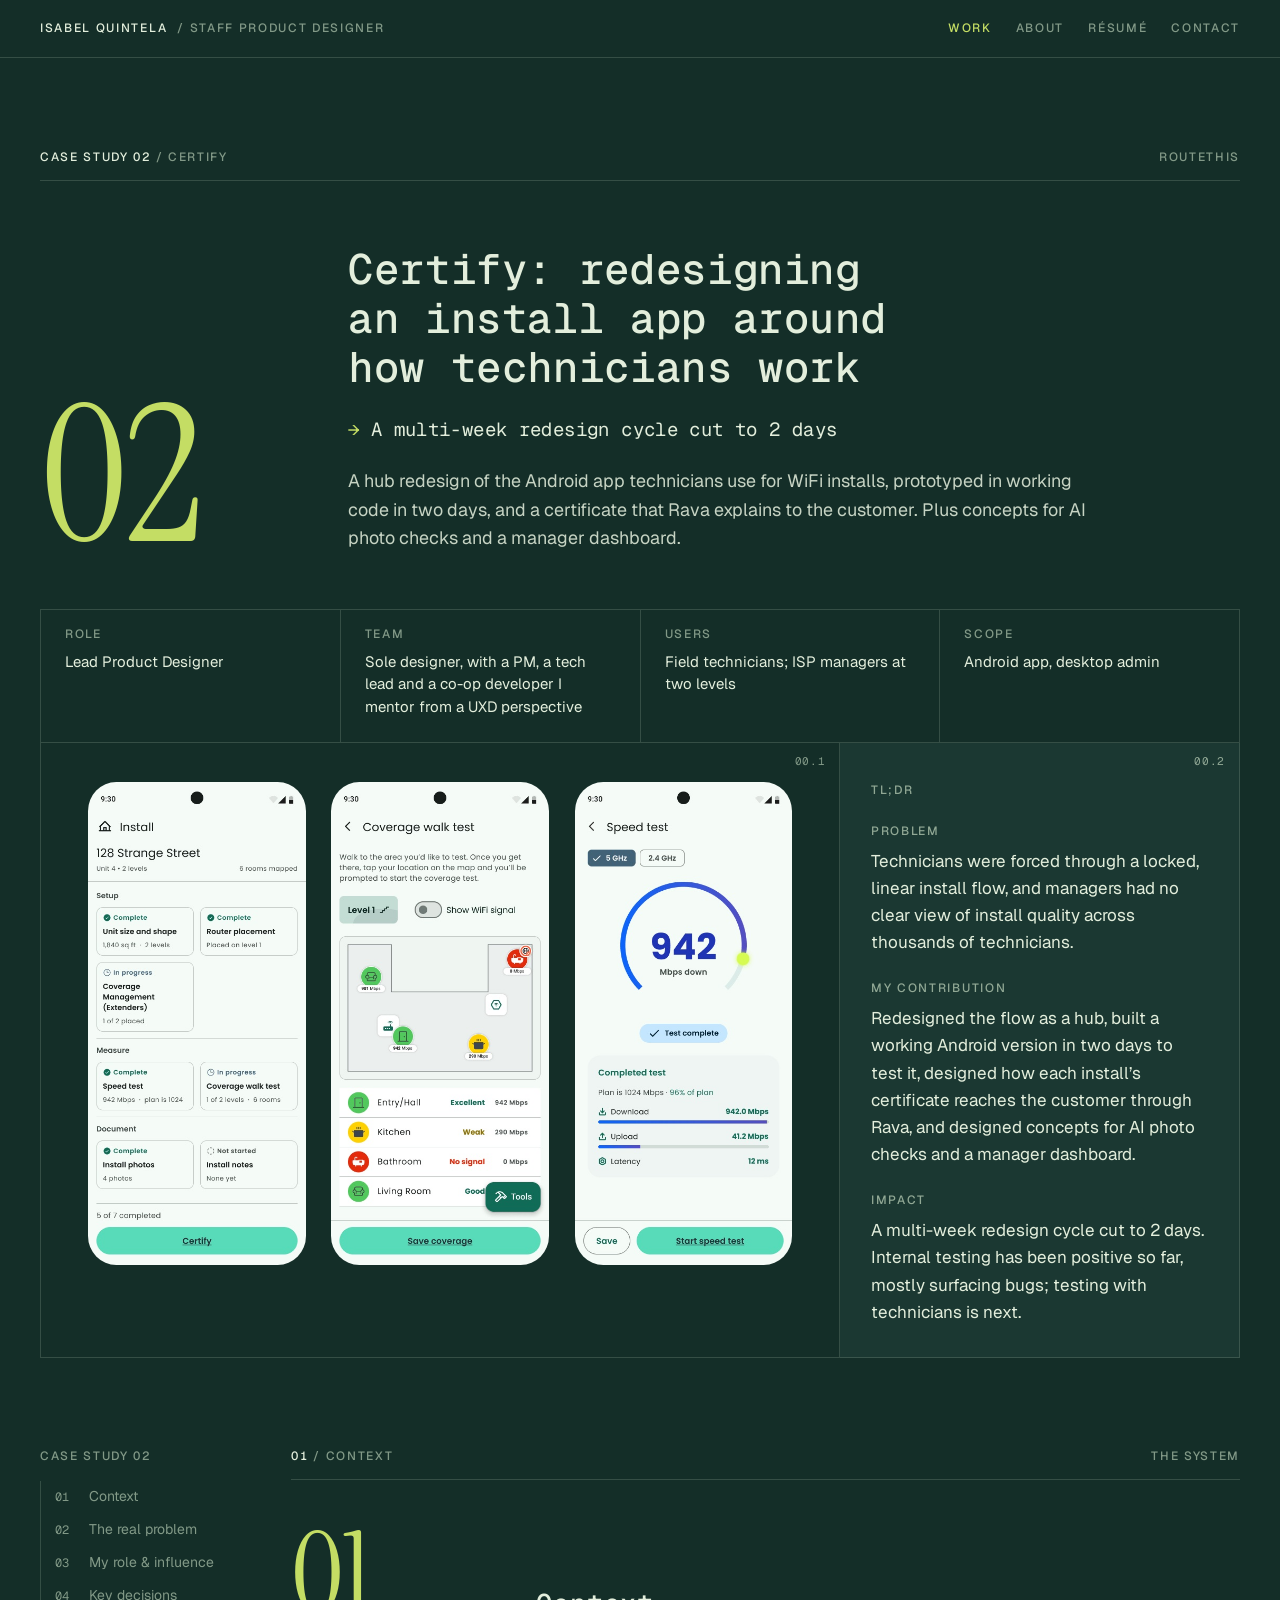
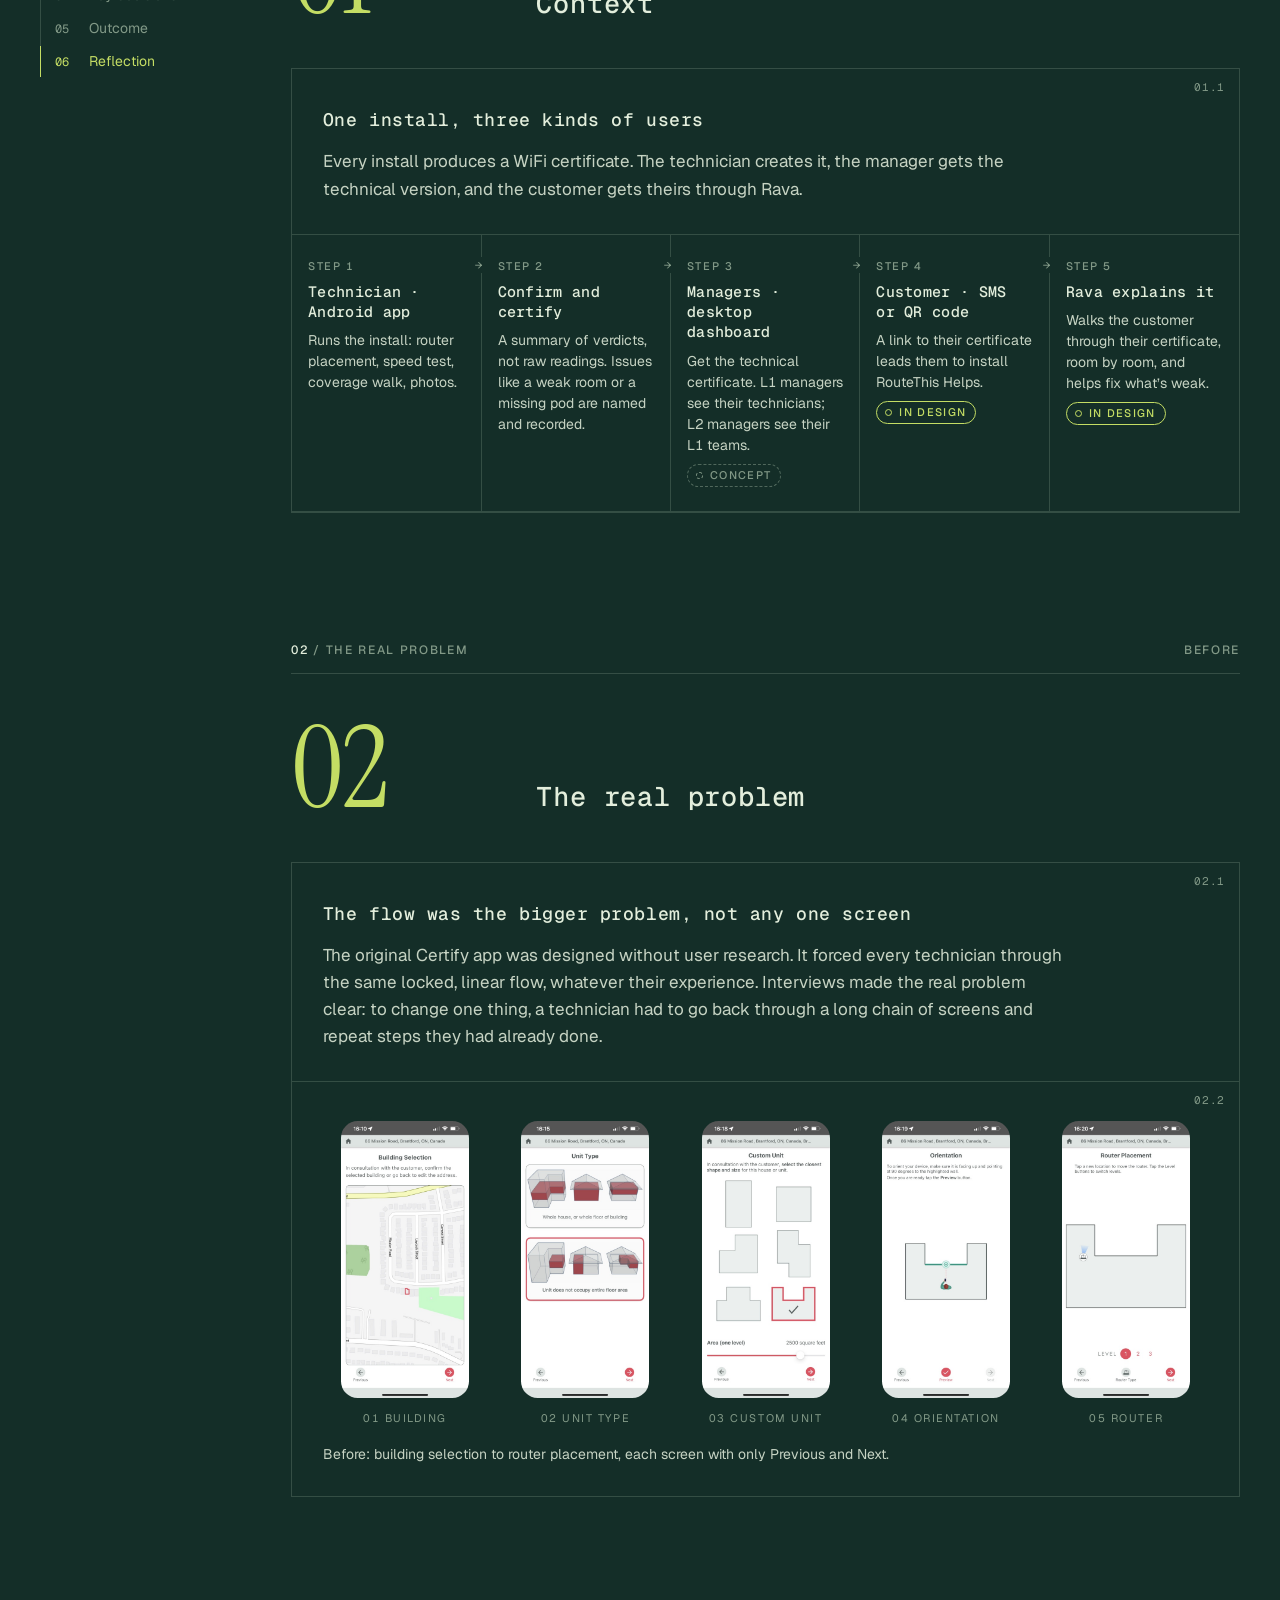
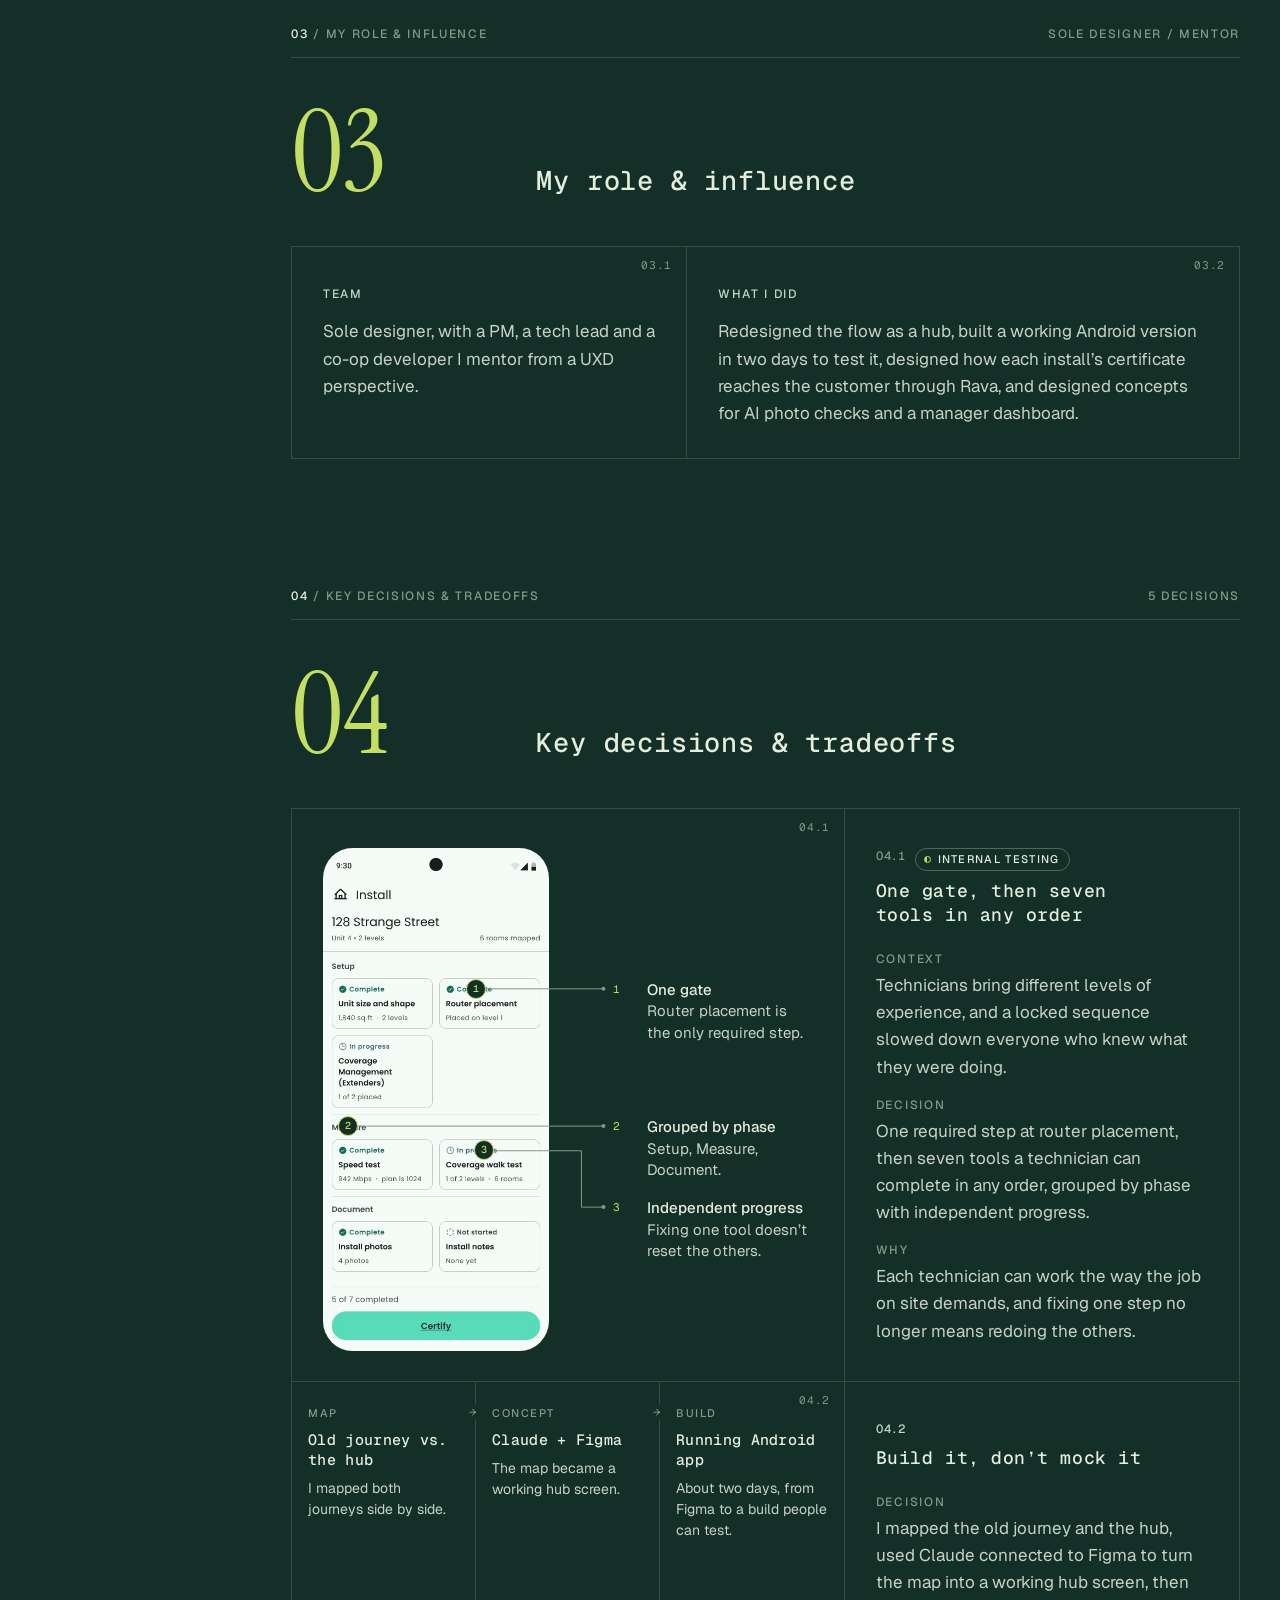
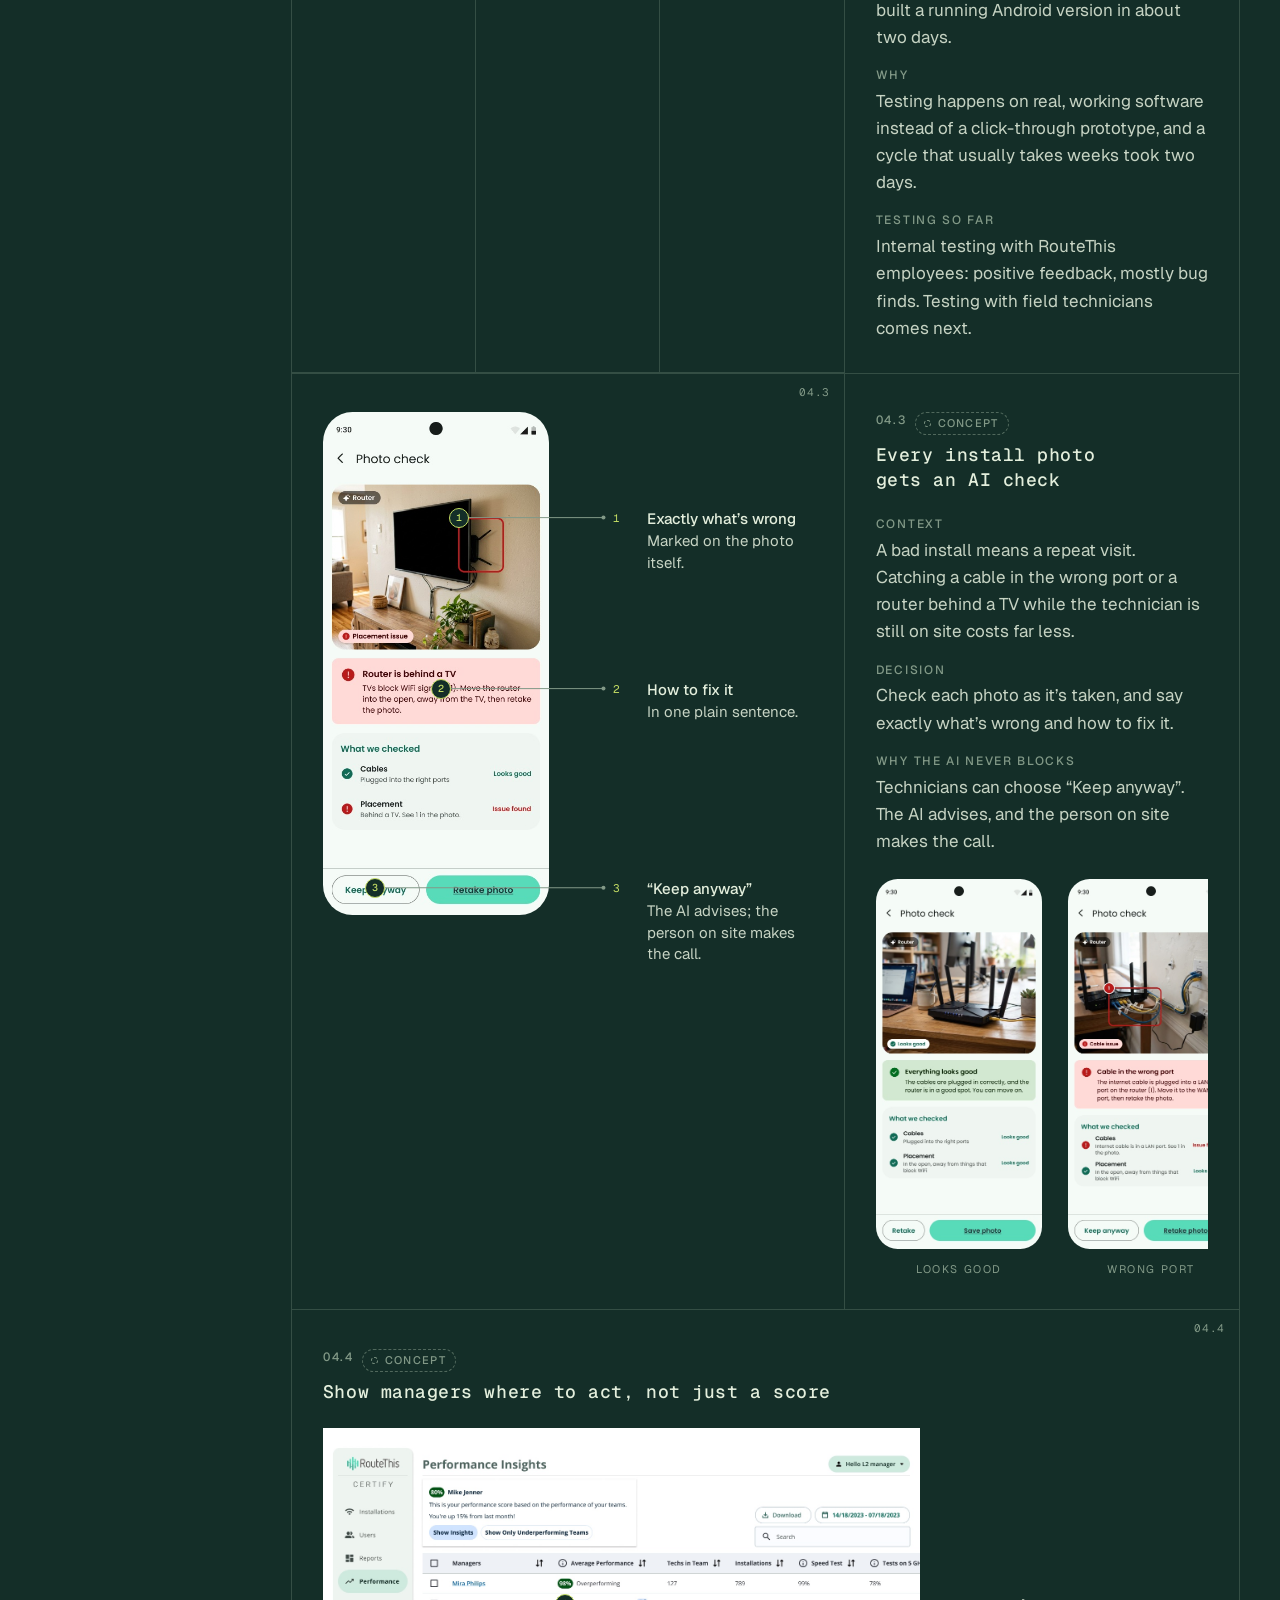
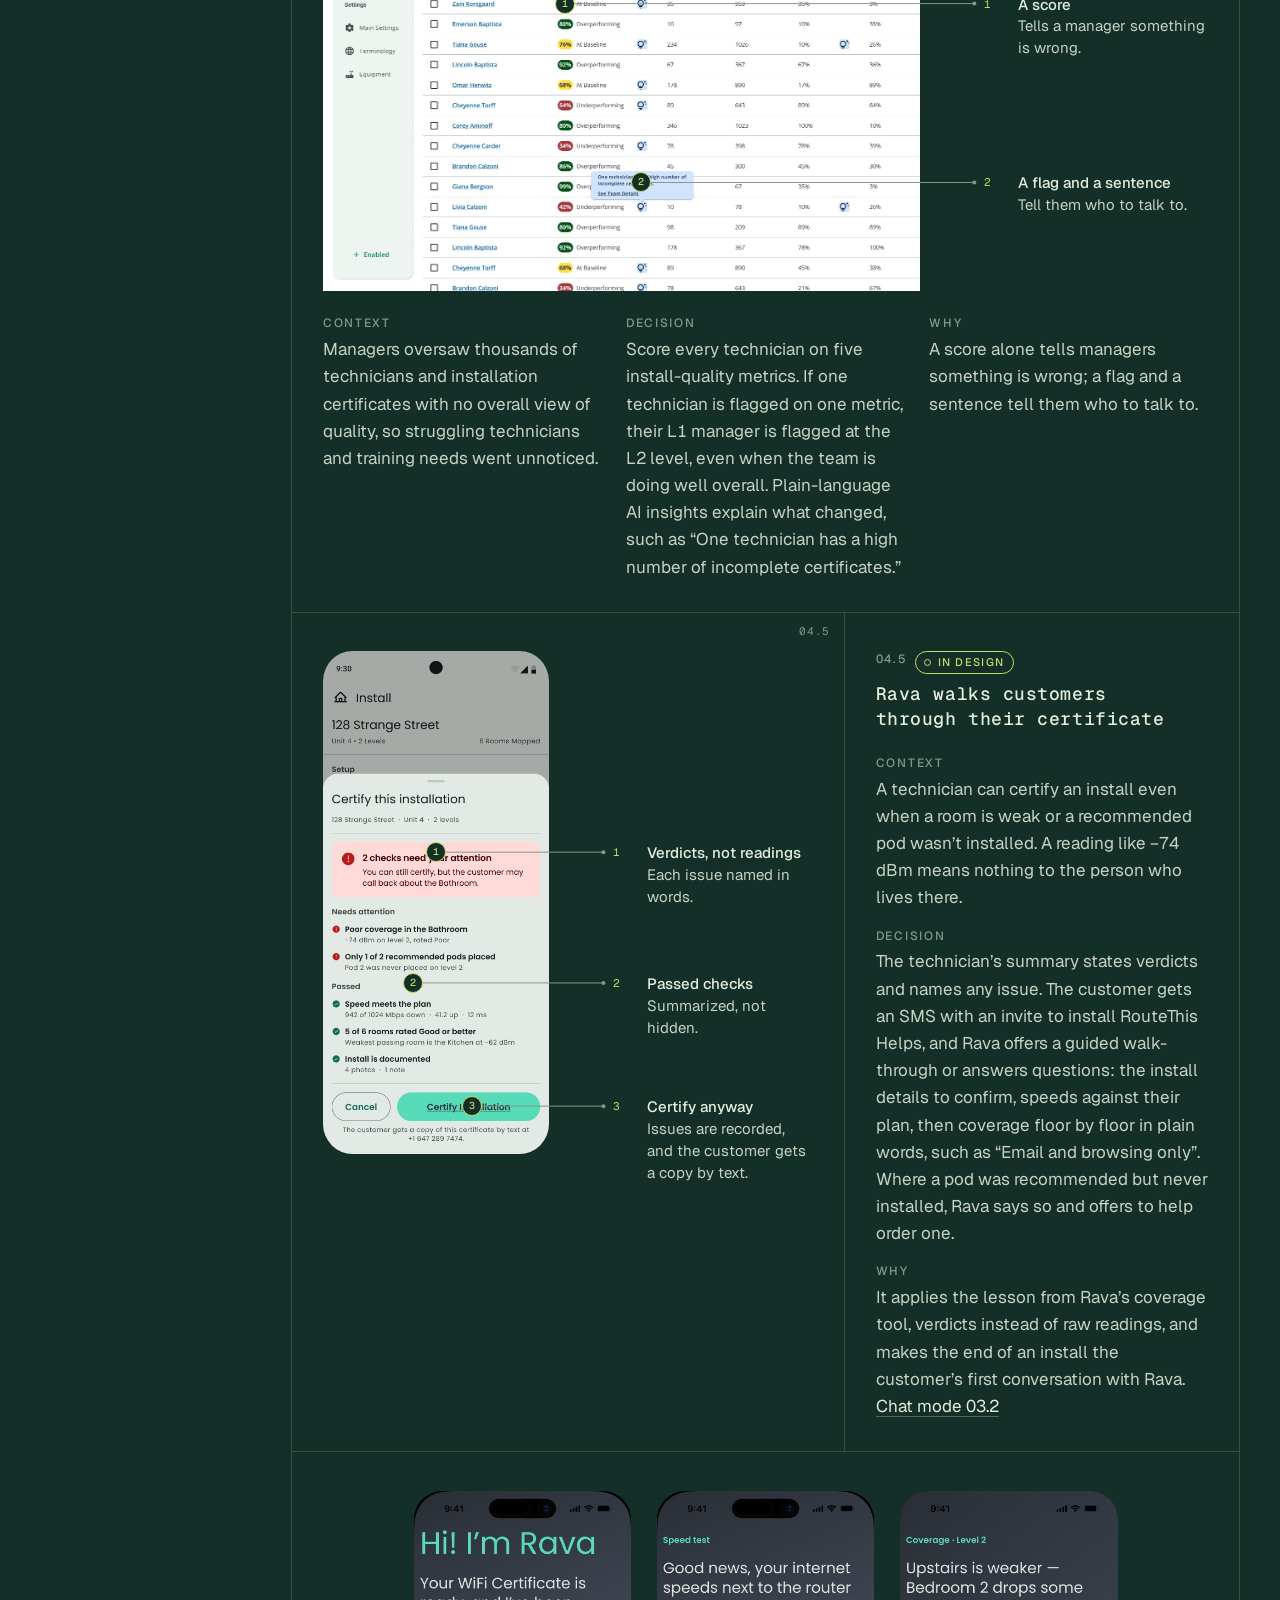
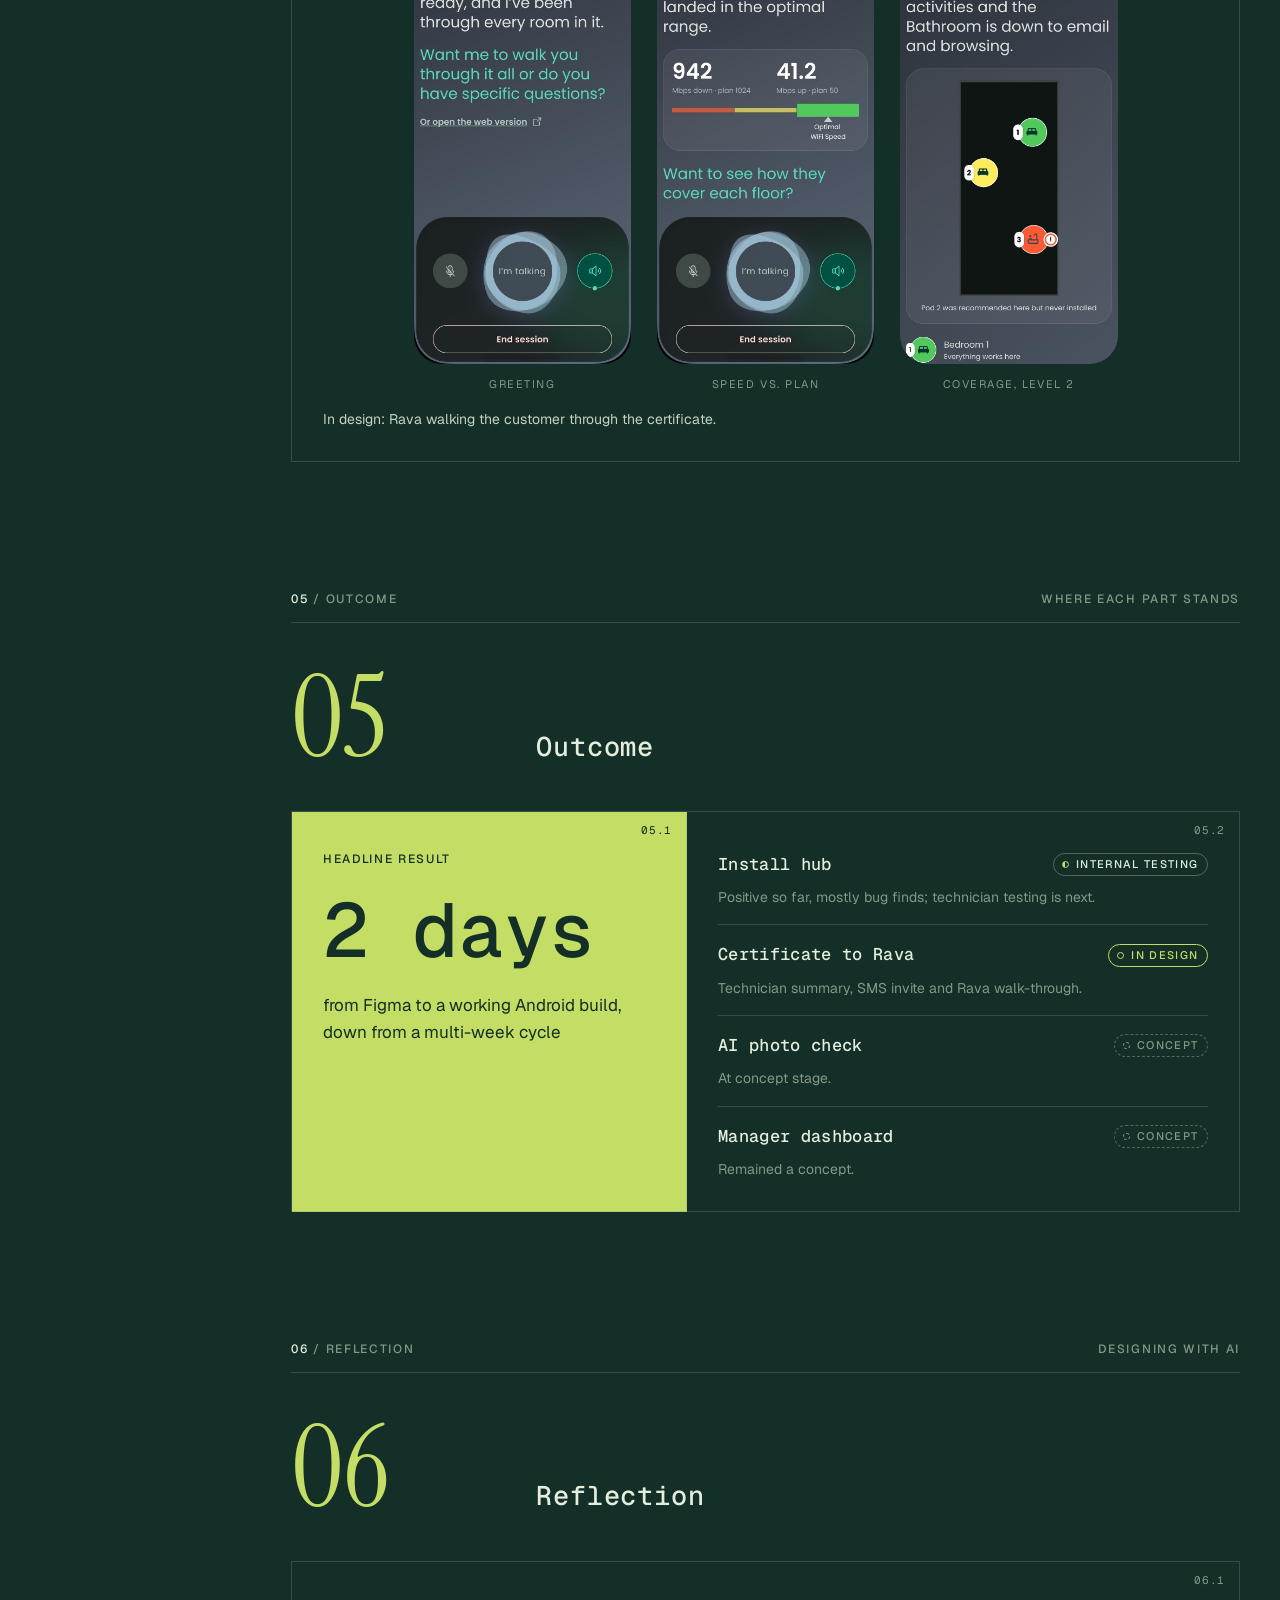
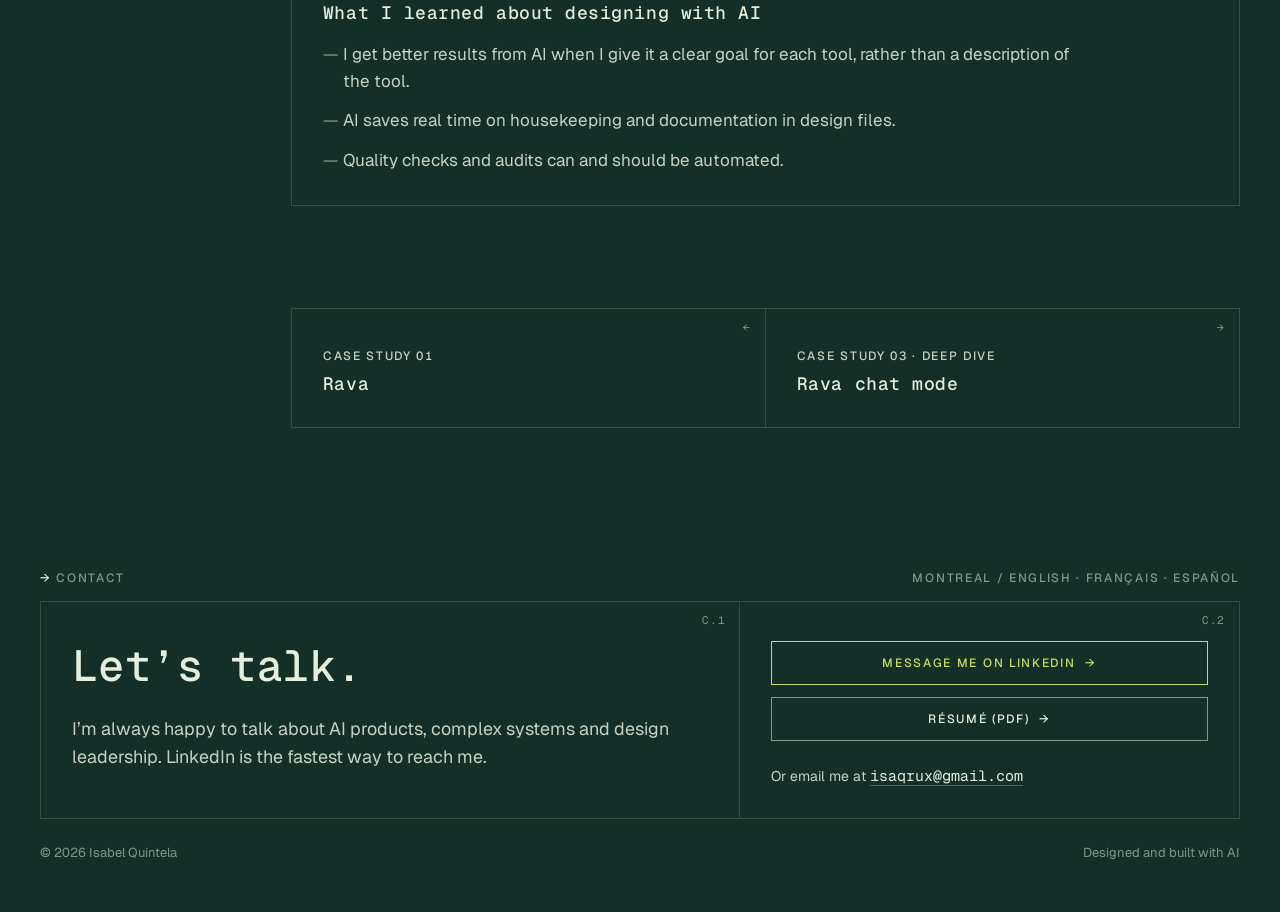
<file: work/designing-with-ai.html>
<!doctype html>
<html lang="en">
<head>
<meta charset="utf-8">
<meta name="viewport" content="width=device-width, initial-scale=1">
<title>Moved · Certify</title>
<meta name="robots" content="noindex">
<link rel="canonical" href="../certify.html">
<meta http-equiv="refresh" content="0; url=../certify.html">
<script>location.replace("../certify.html");</script>
<style>body{margin:0;background:#142E28;color:#E3EEDC;font:16px/1.6 system-ui,sans-serif;padding:48px 24px}a{color:#C4DD64}</style>
</head>
<body><p>This page has moved to <a href="../certify.html">Certify</a>.</p></body>
</html>
</file>
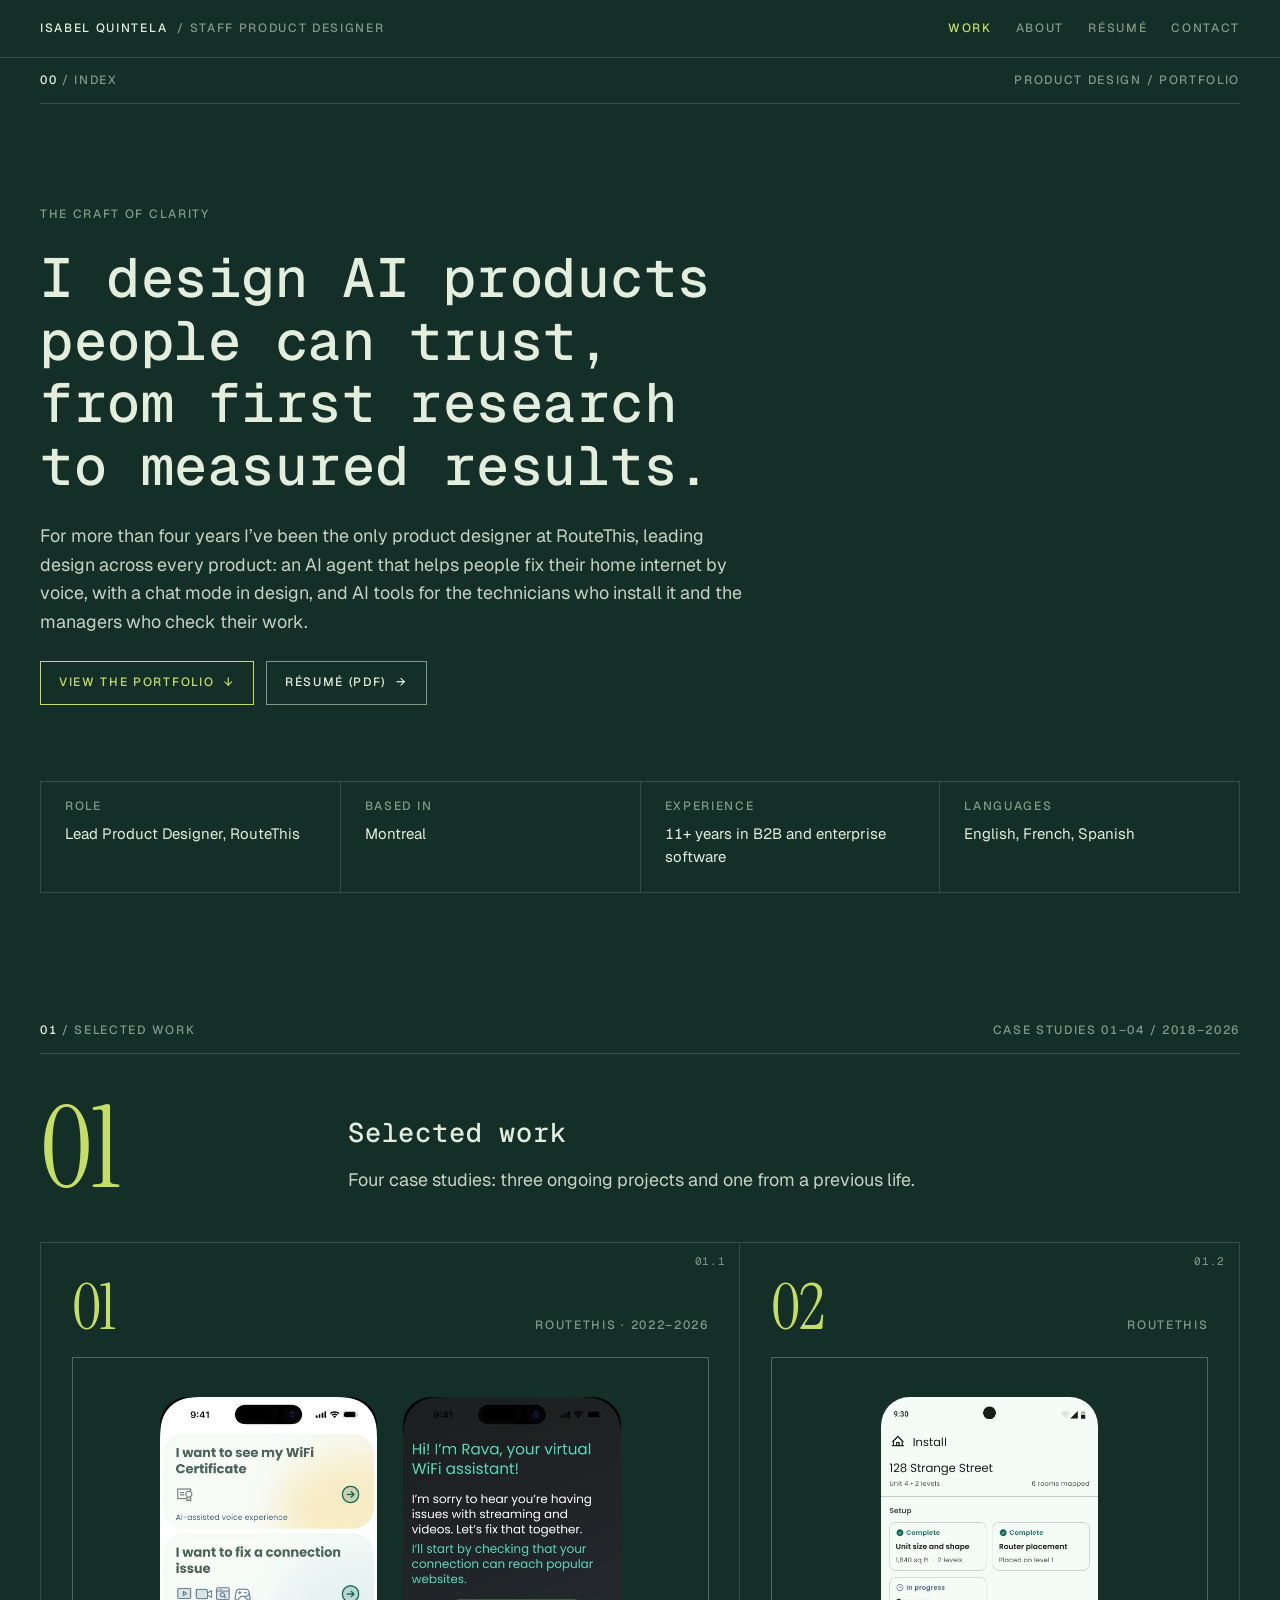
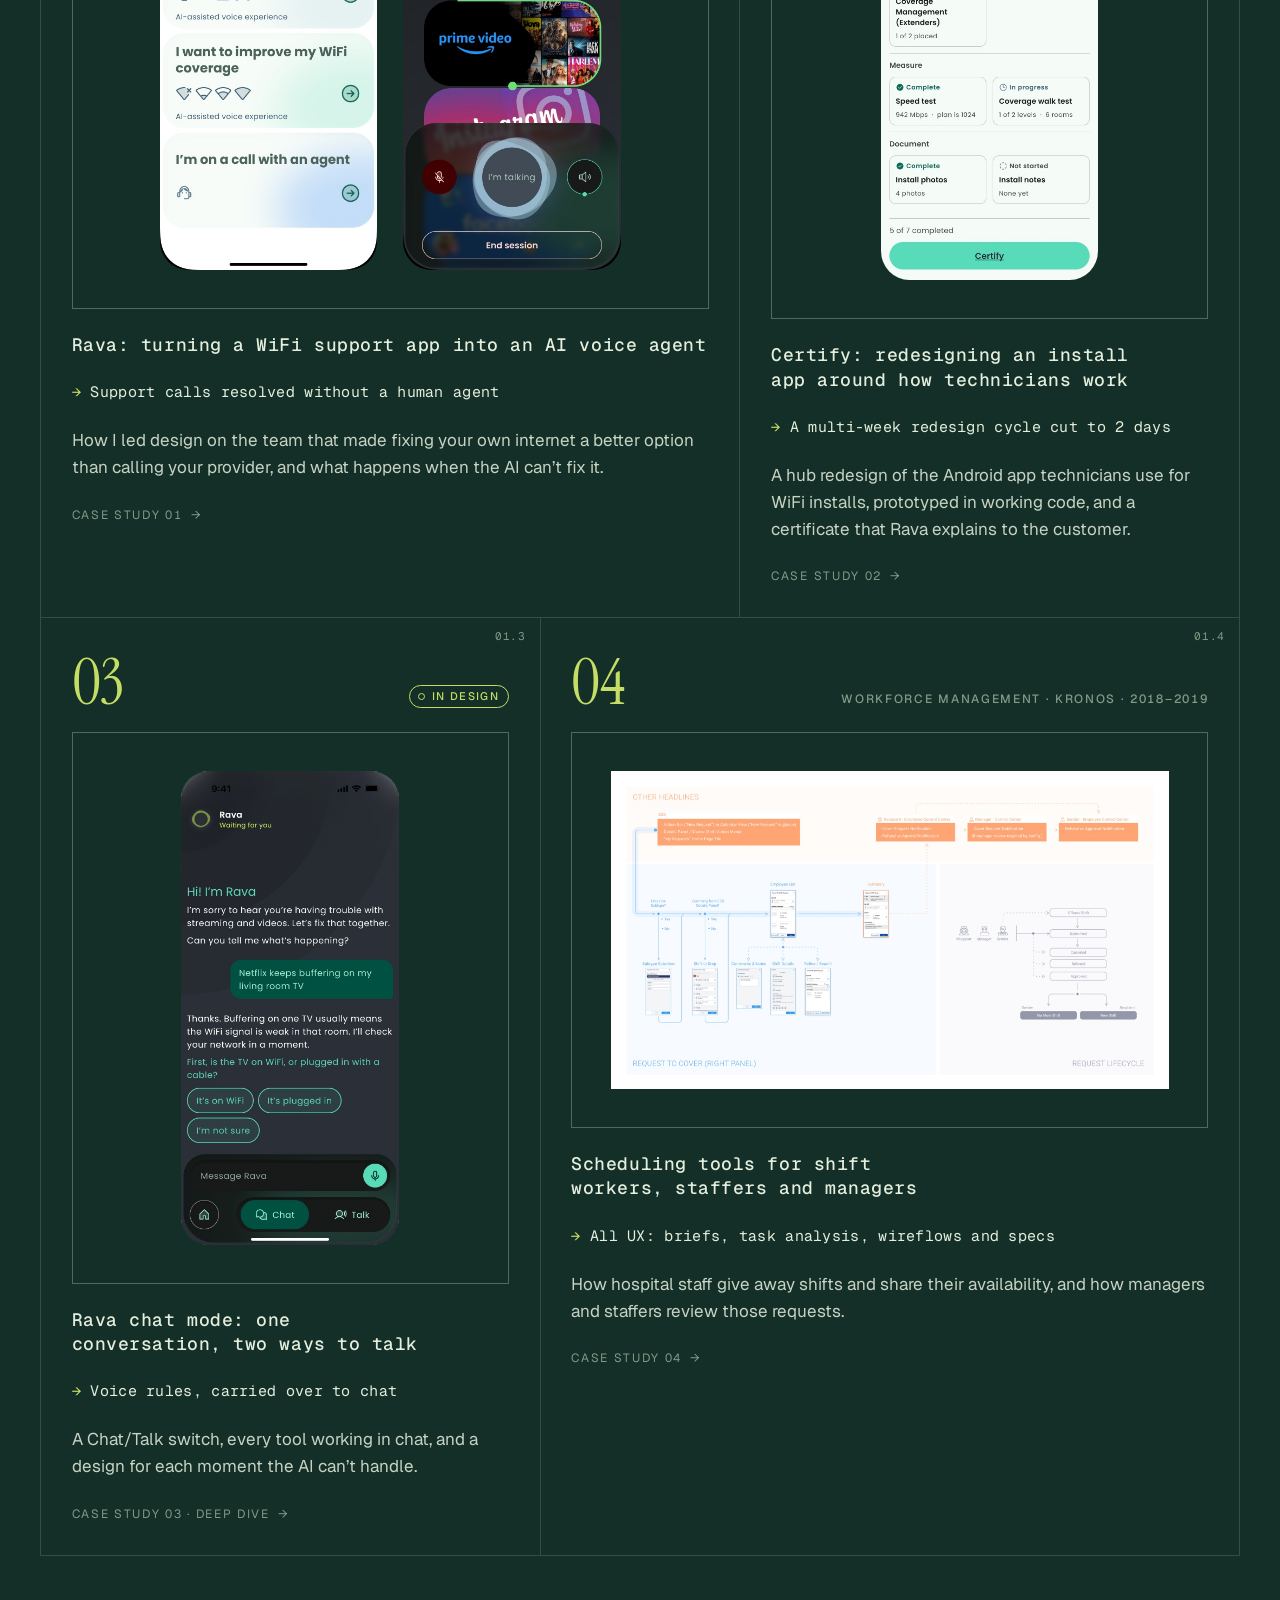
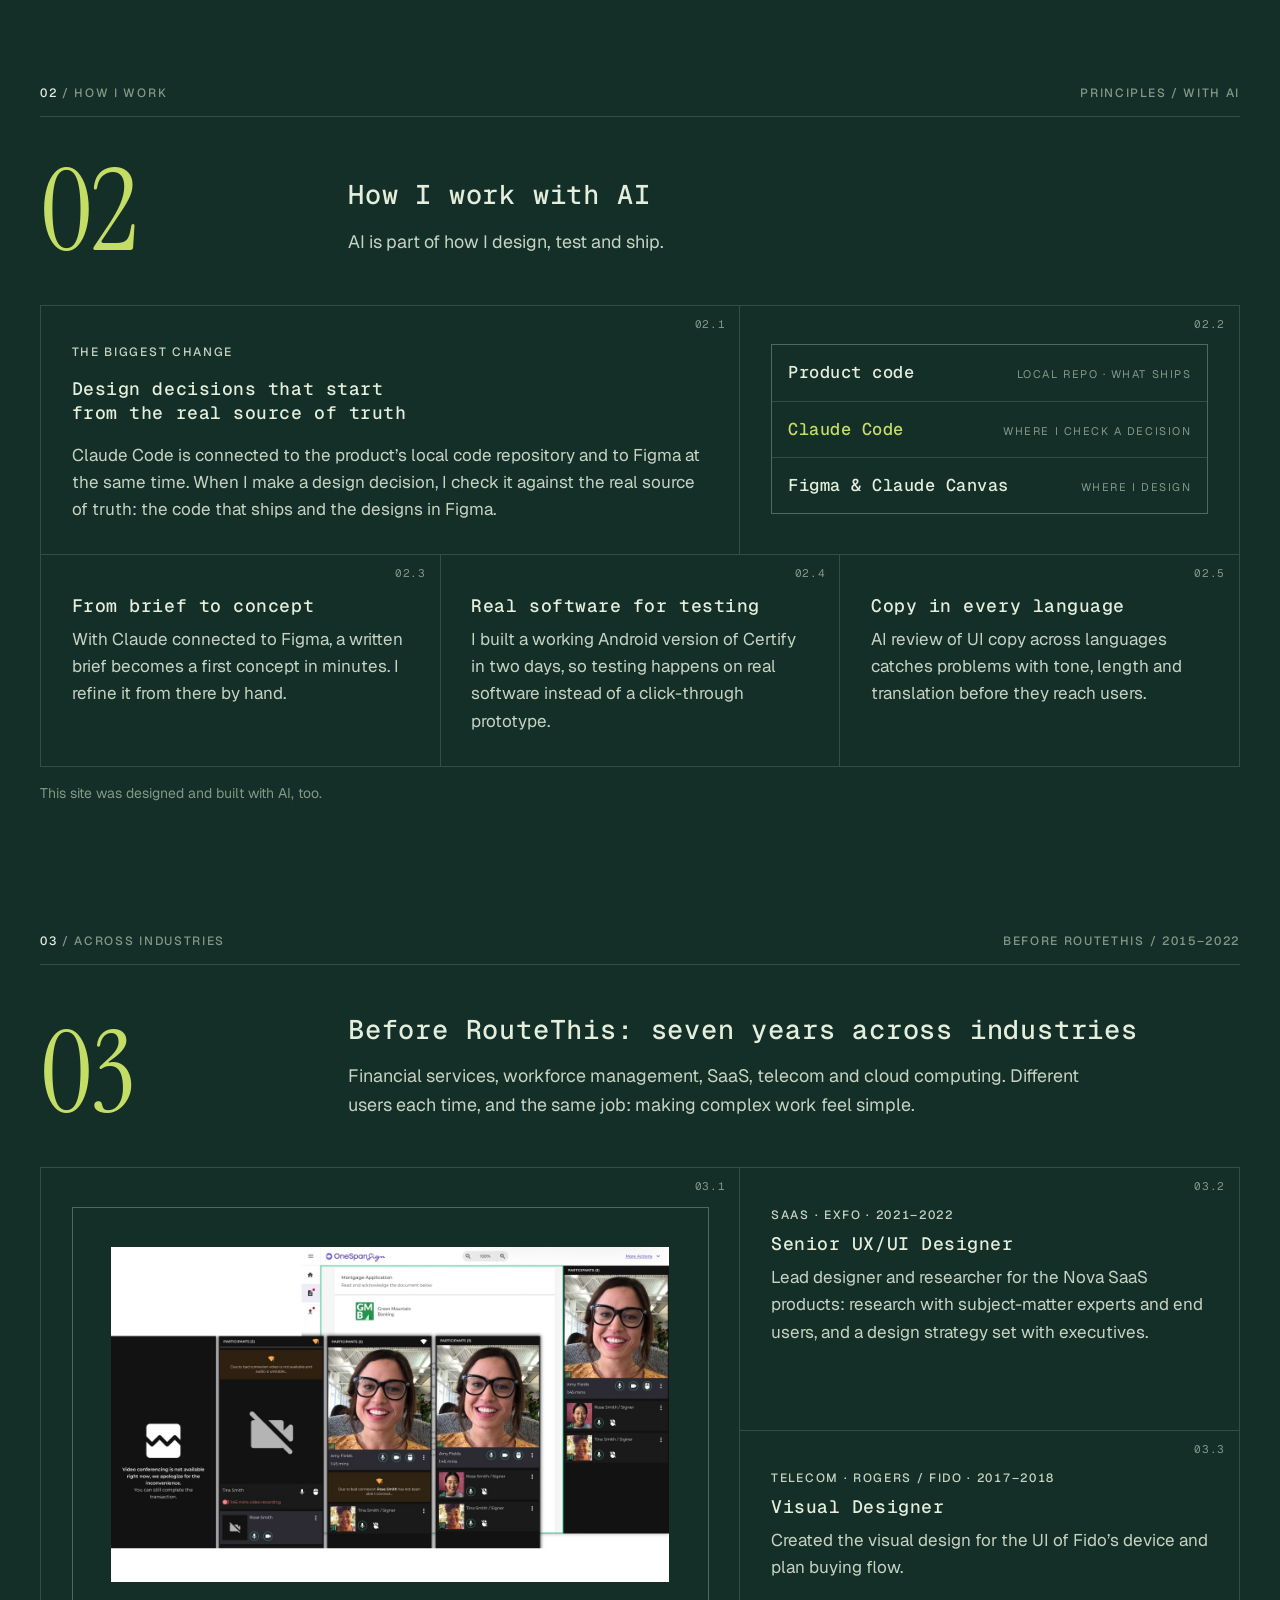
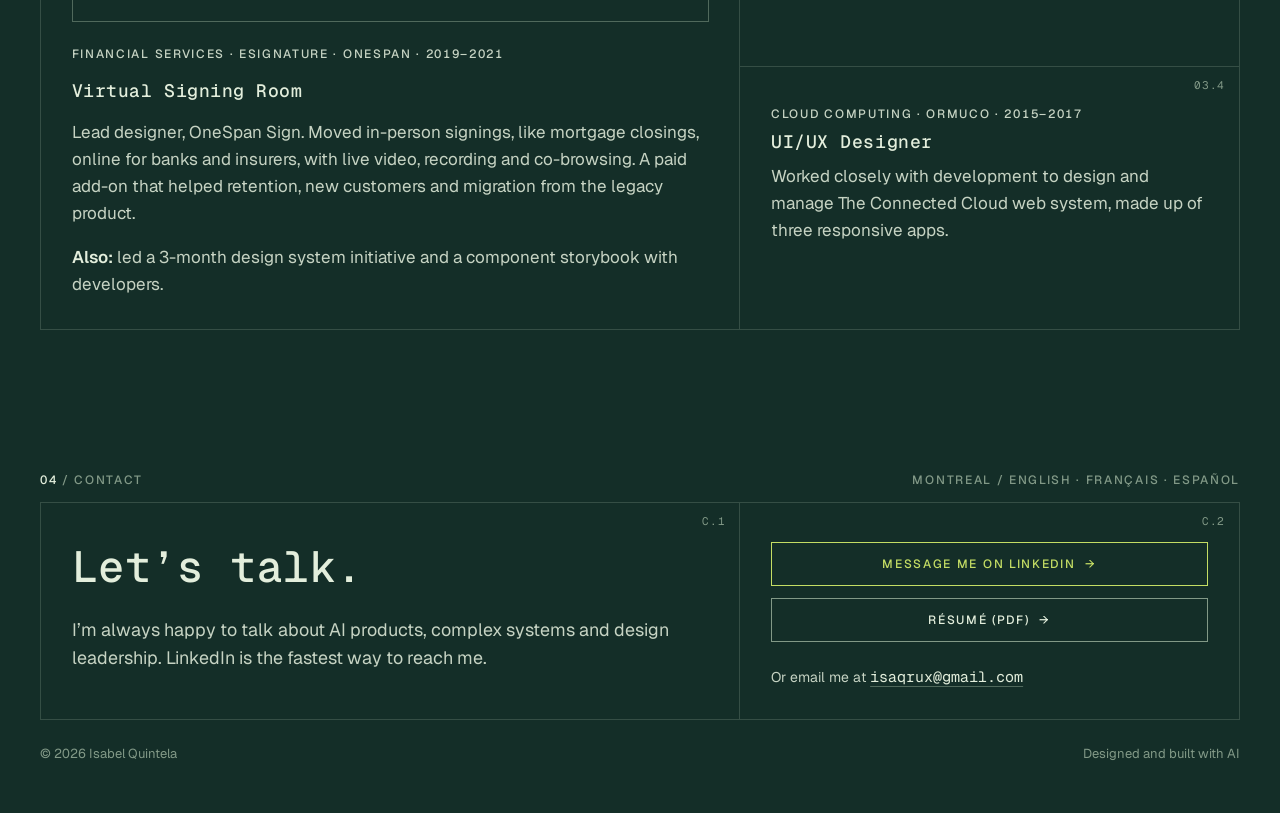
<file: work/onboarding-with-self-install.html>
<!doctype html>
<html lang="en">
<head>
<meta charset="utf-8">
<meta name="viewport" content="width=device-width, initial-scale=1">
<title>Moved · Isabel Quintela</title>
<meta name="robots" content="noindex">
<link rel="canonical" href="../index.html">
<meta http-equiv="refresh" content="0; url=../index.html">
<script>location.replace("../index.html");</script>
<style>body{margin:0;background:#142E28;color:#E3EEDC;font:16px/1.6 system-ui,sans-serif;padding:48px 24px}a{color:#C4DD64}</style>
</head>
<body><p>This page has moved to <a href="../index.html">Isabel Quintela</a>.</p></body>
</html>
</file>
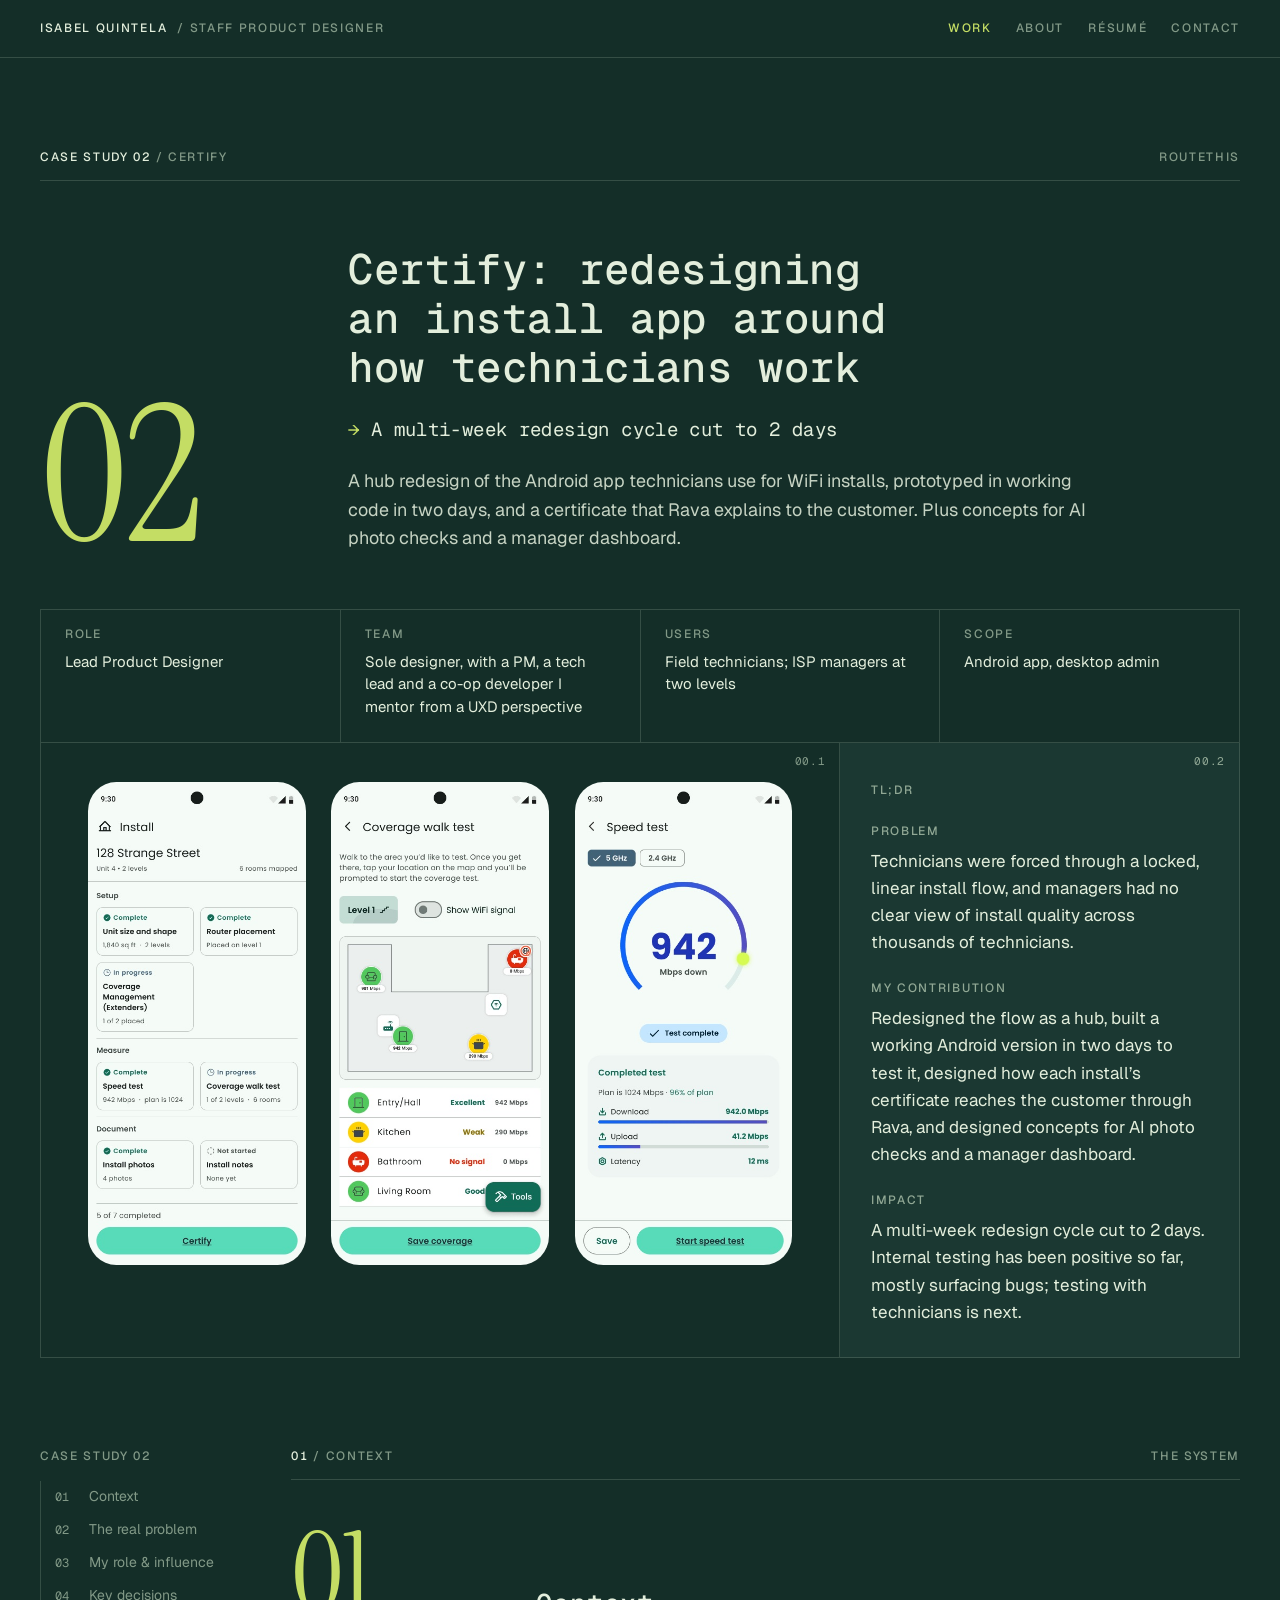
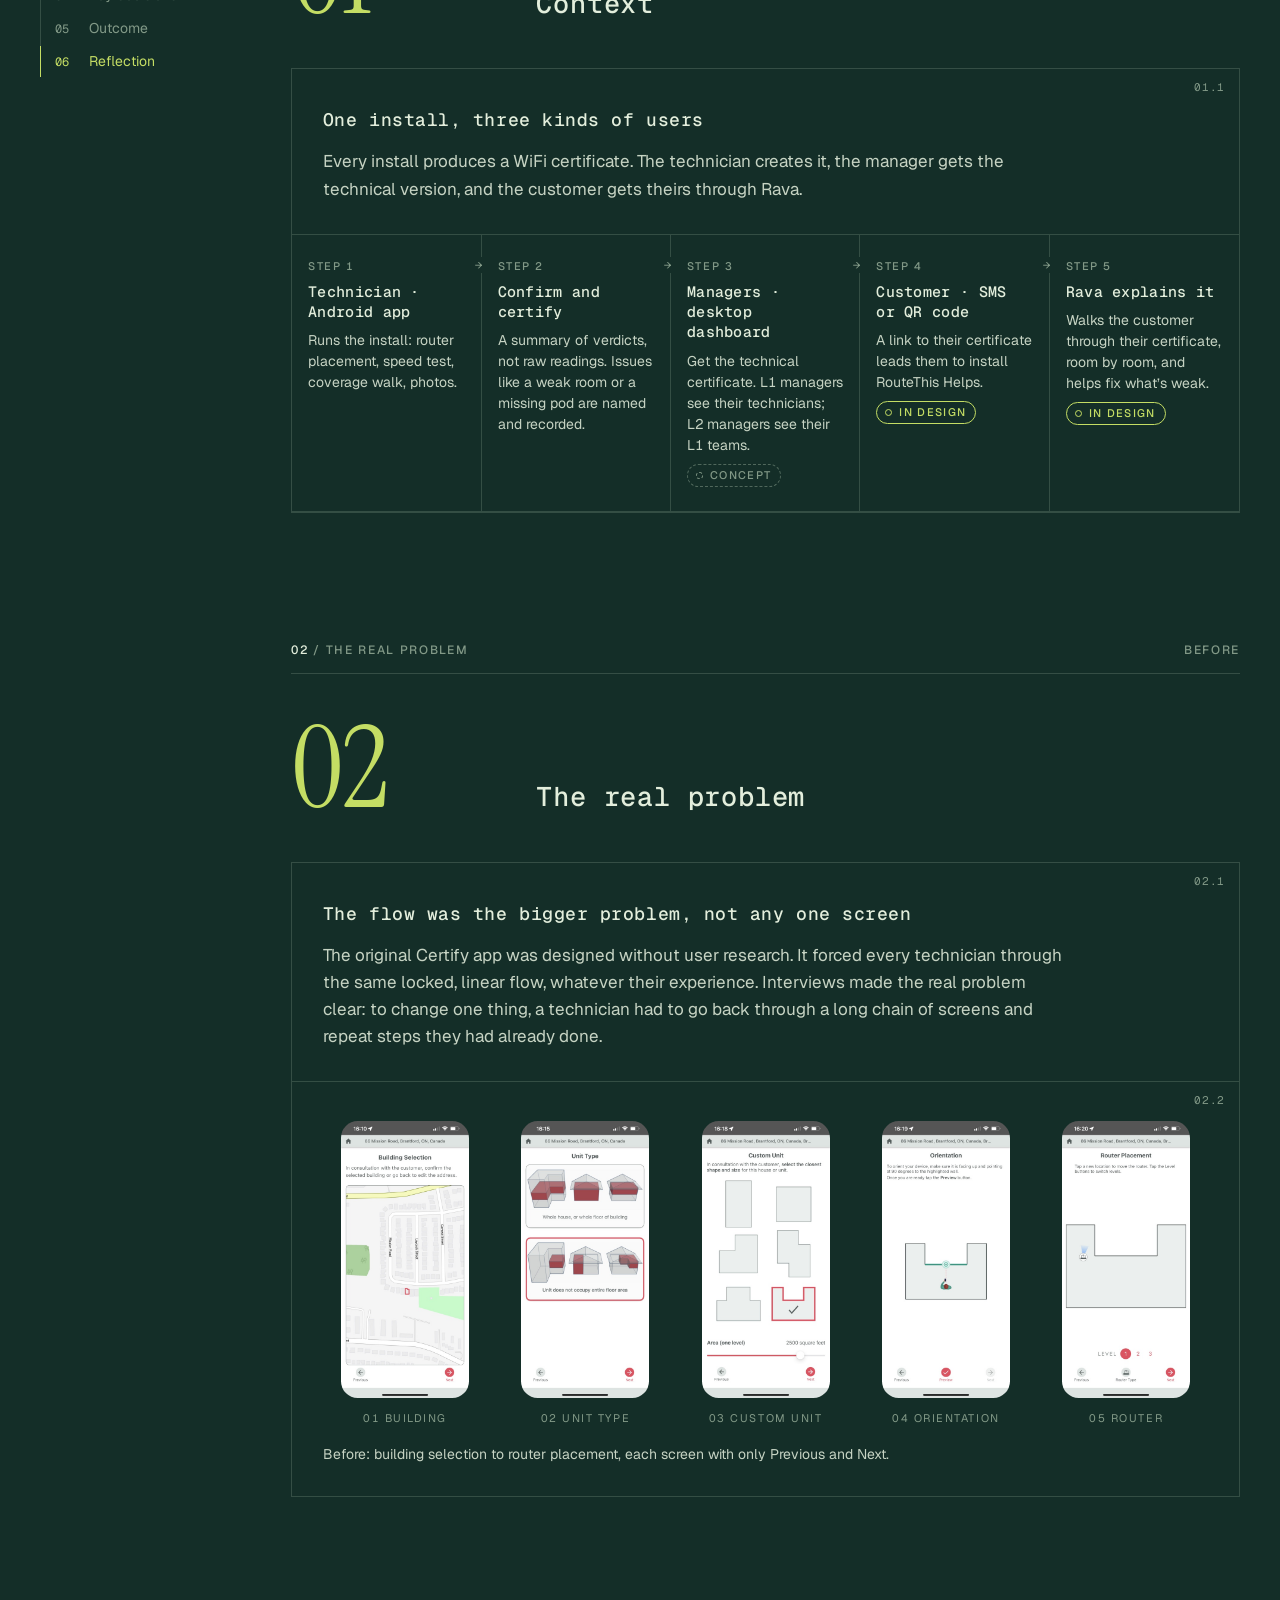
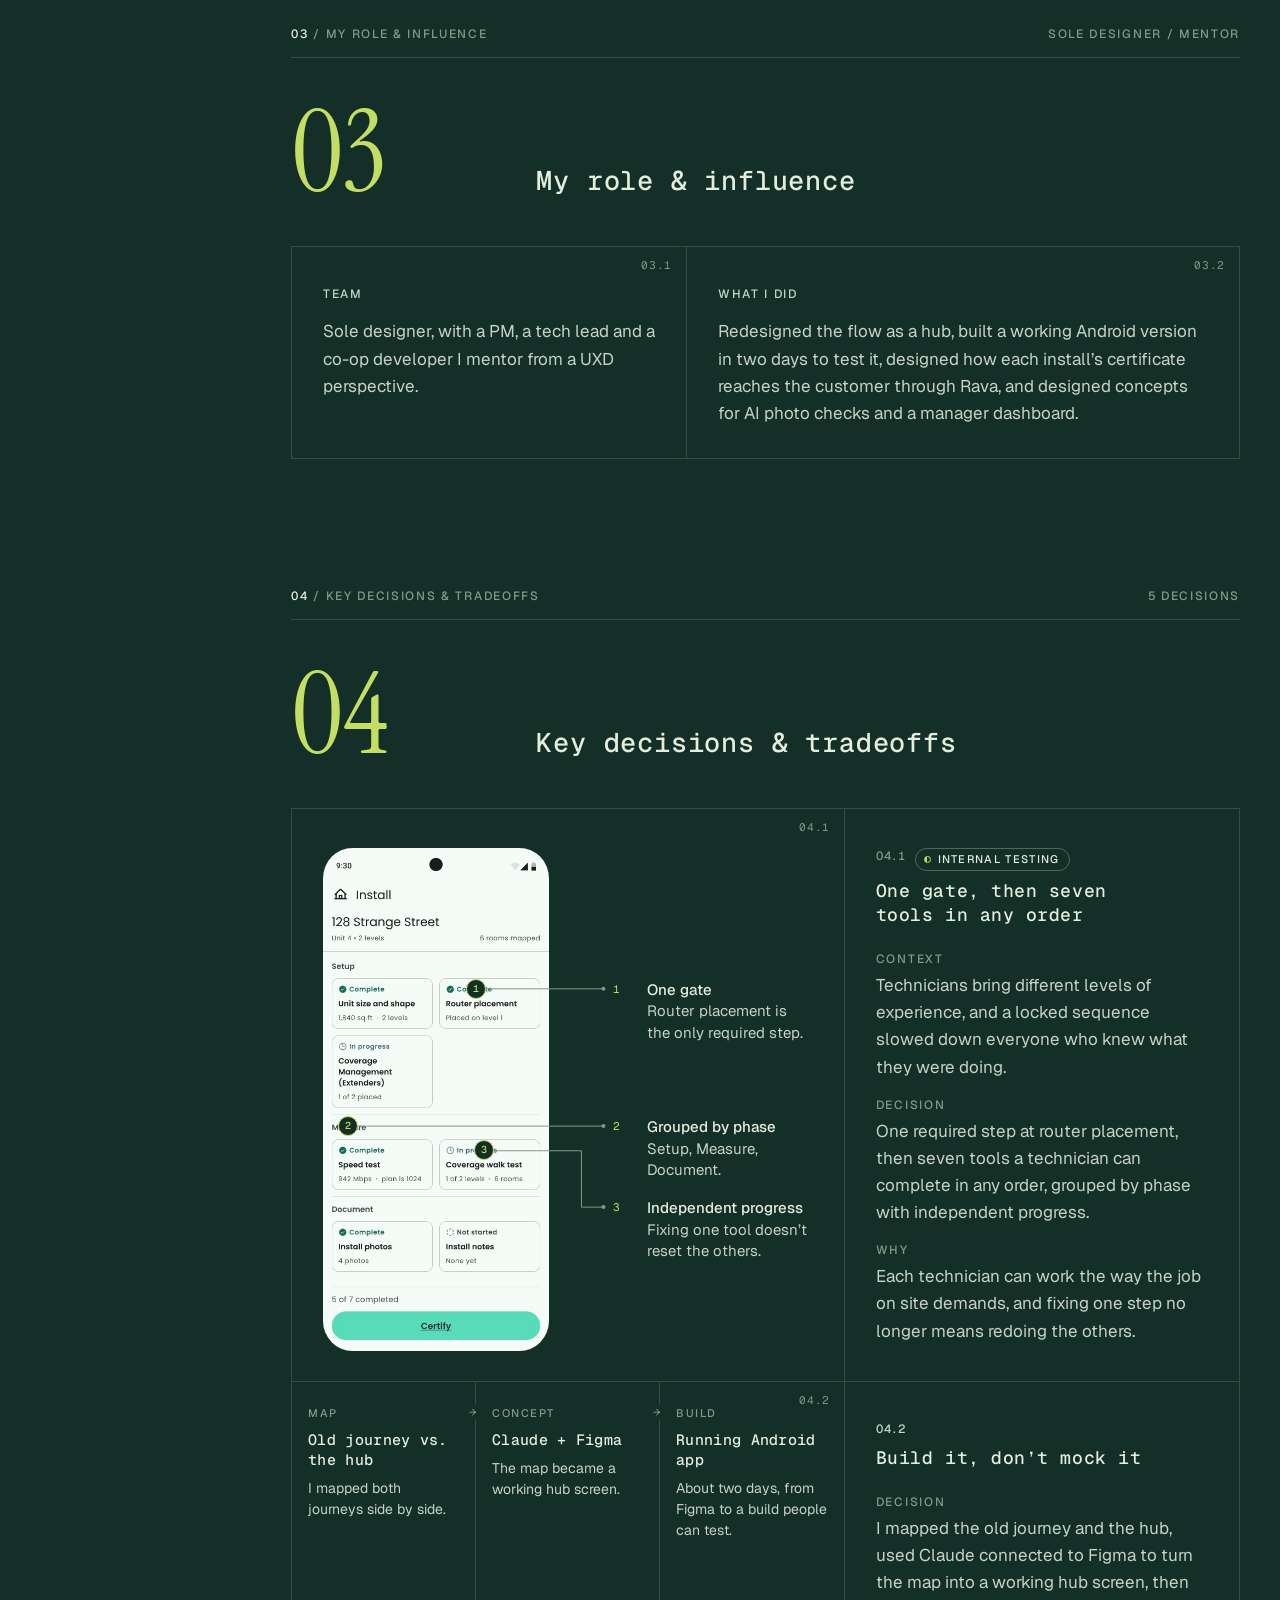
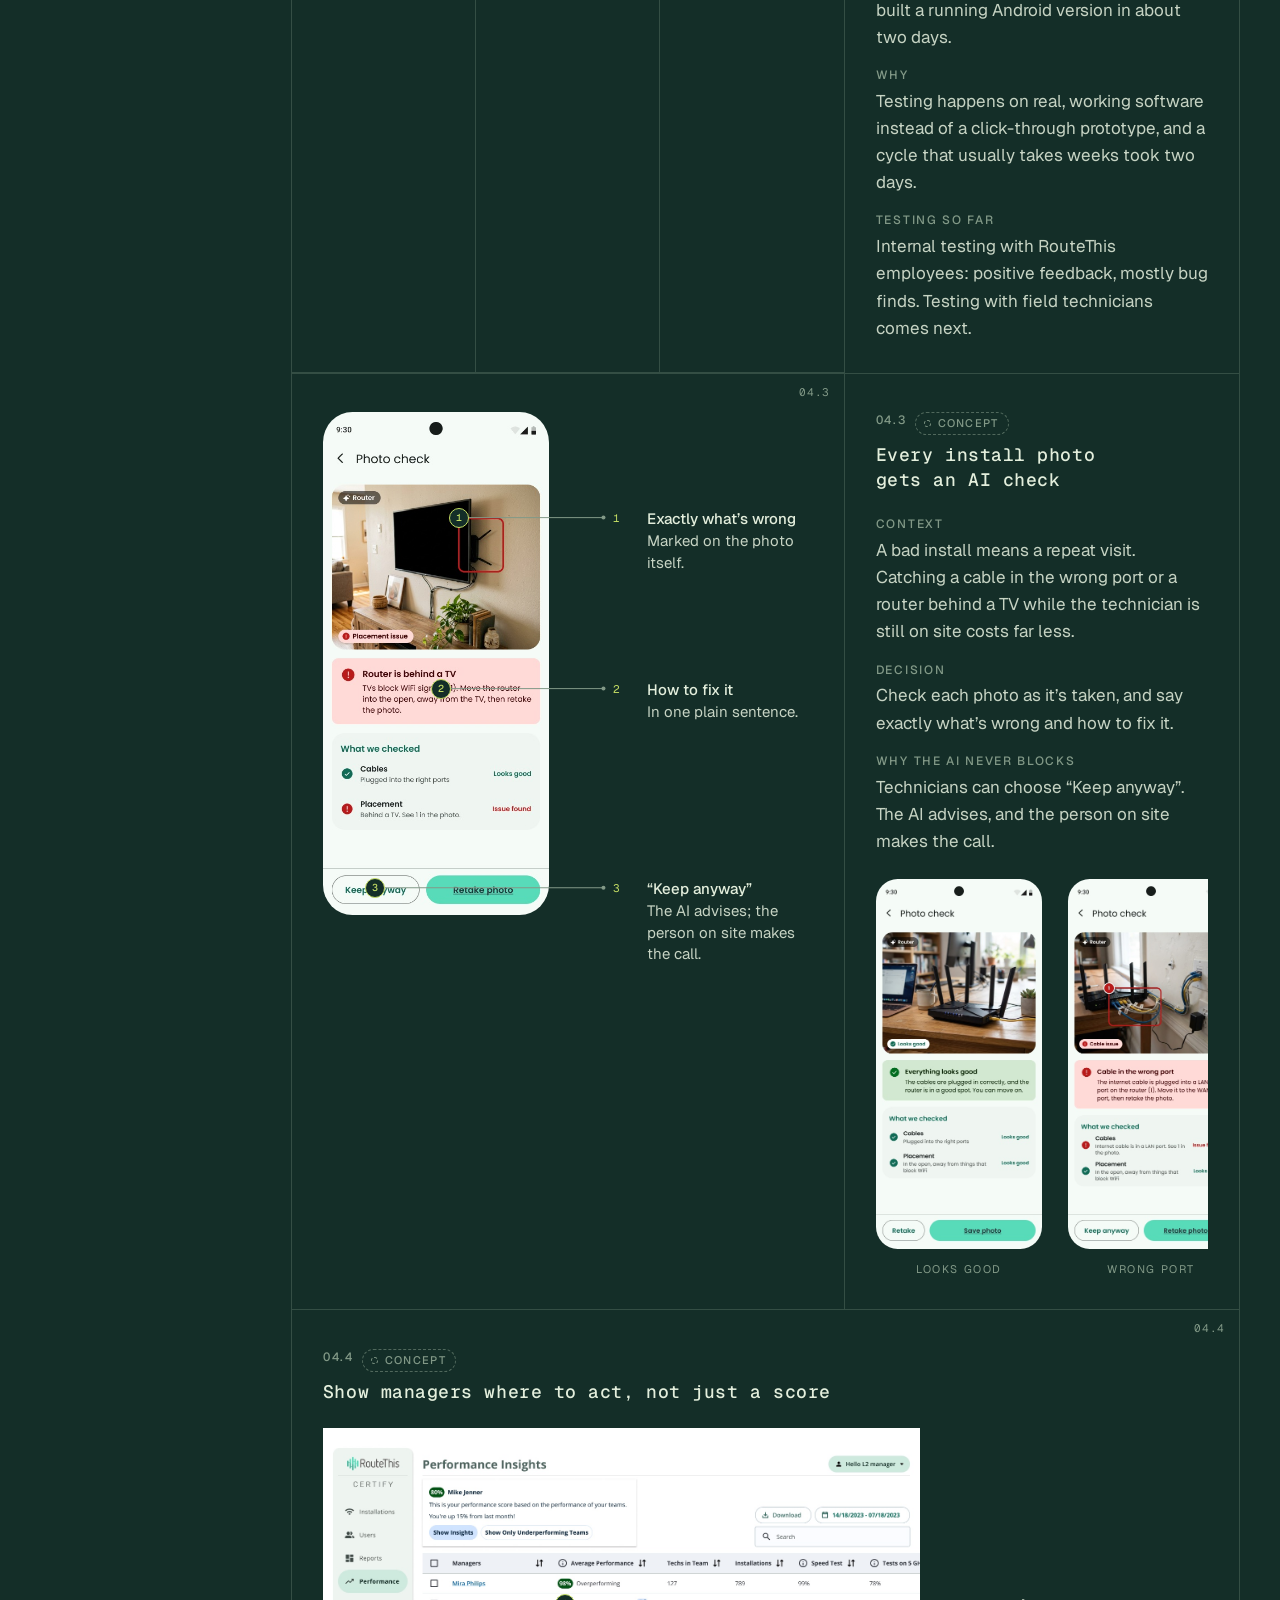
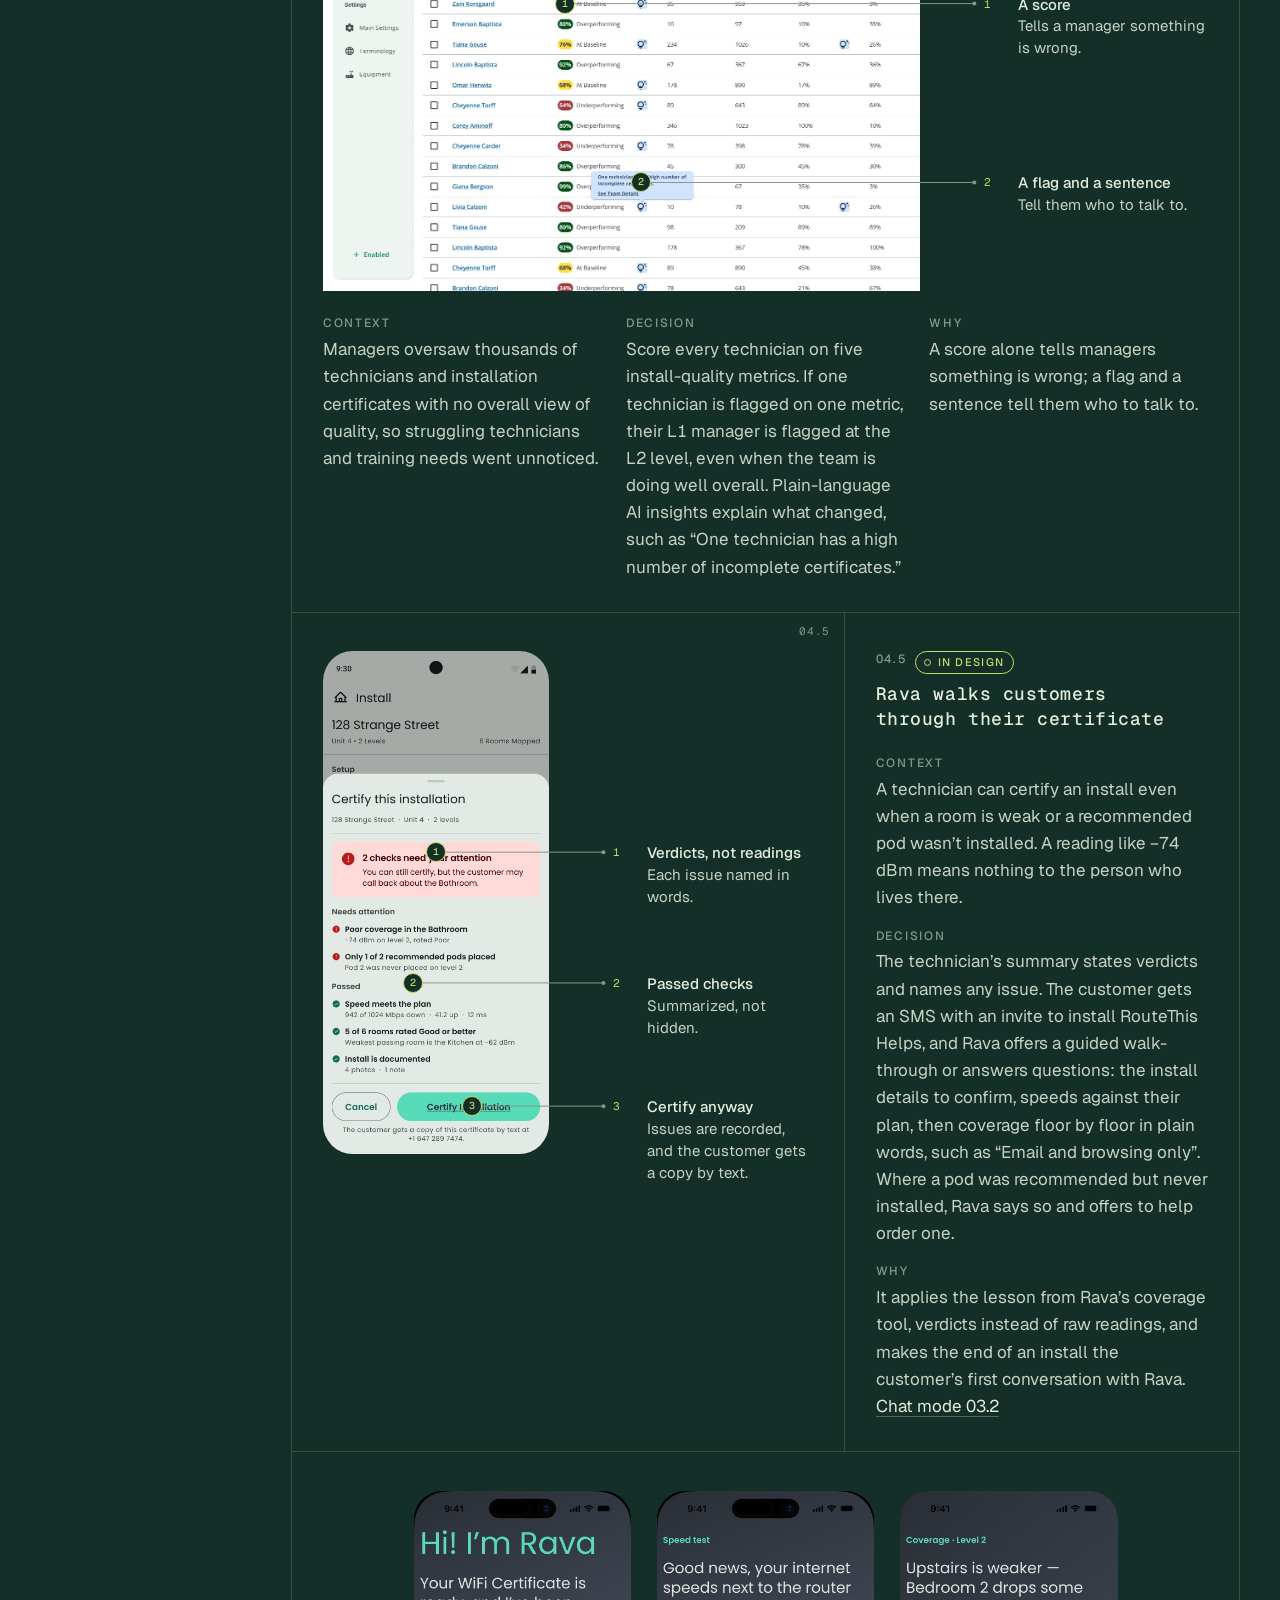
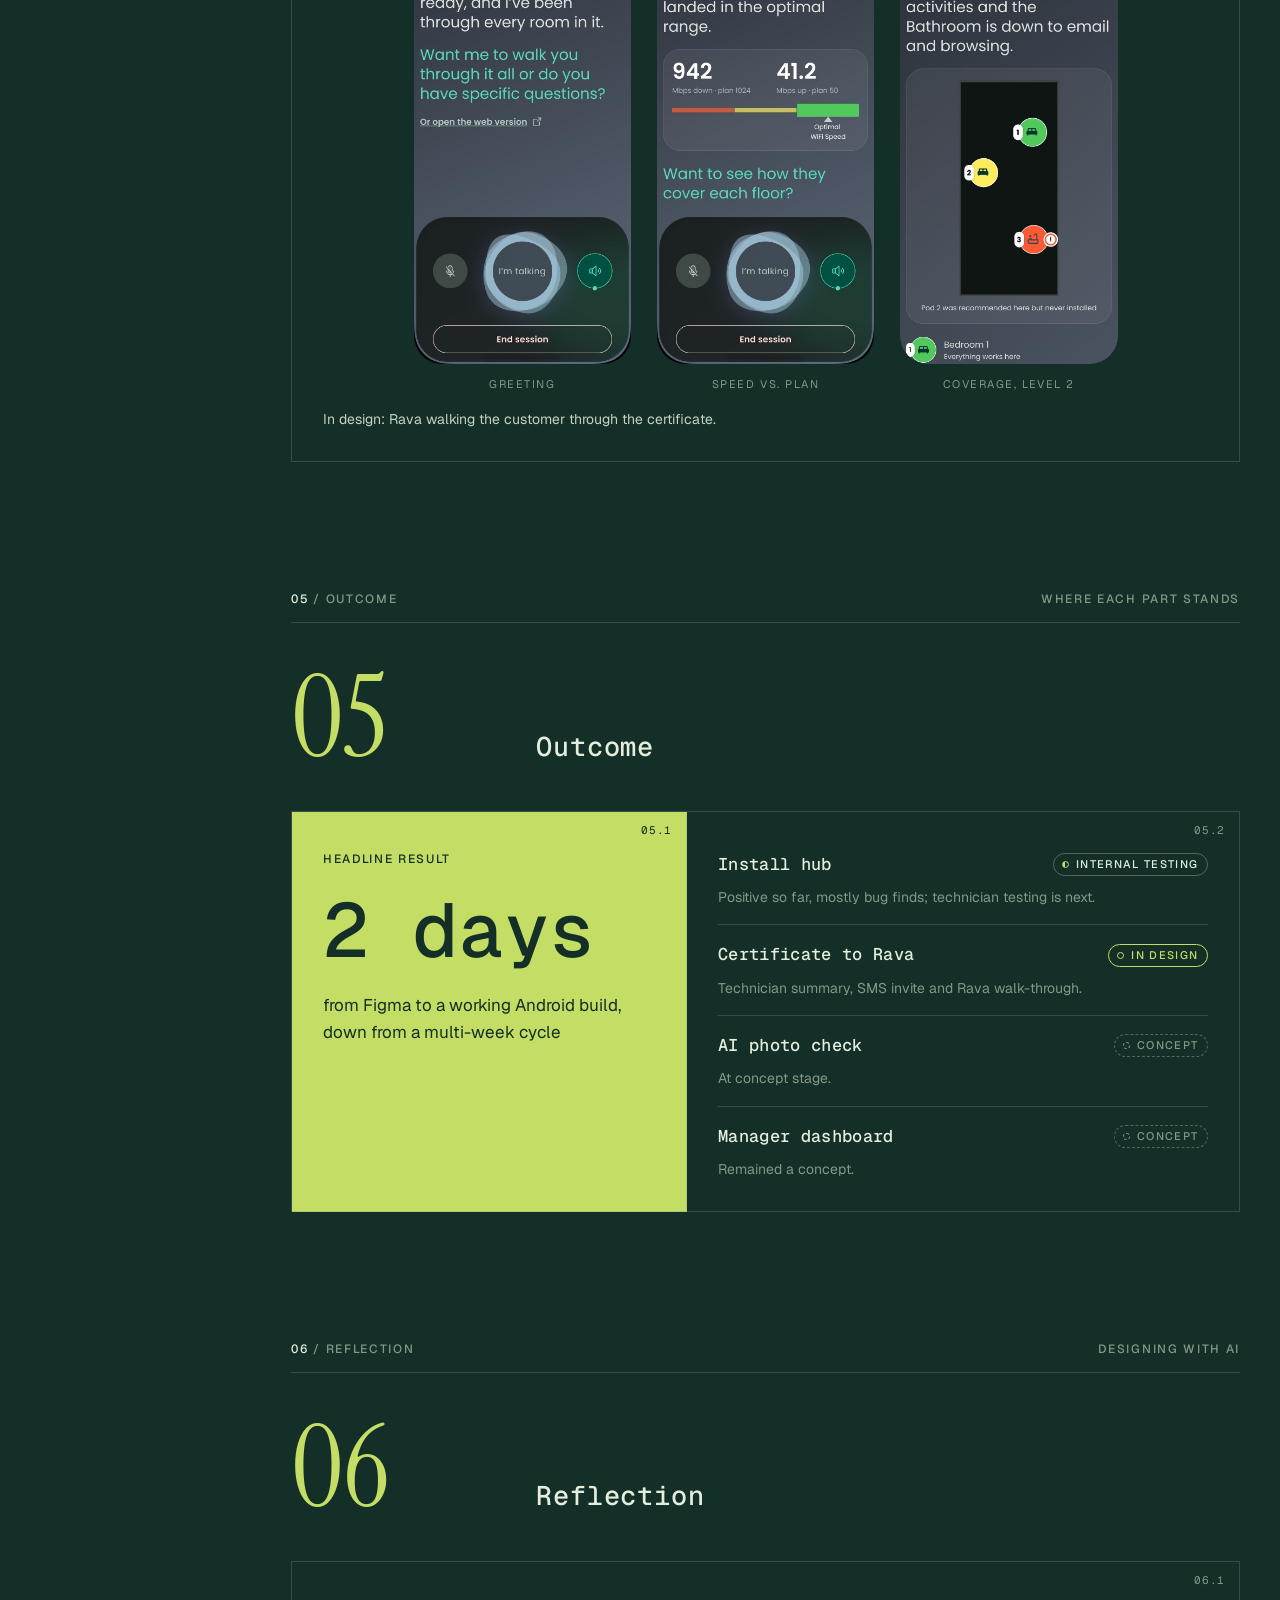
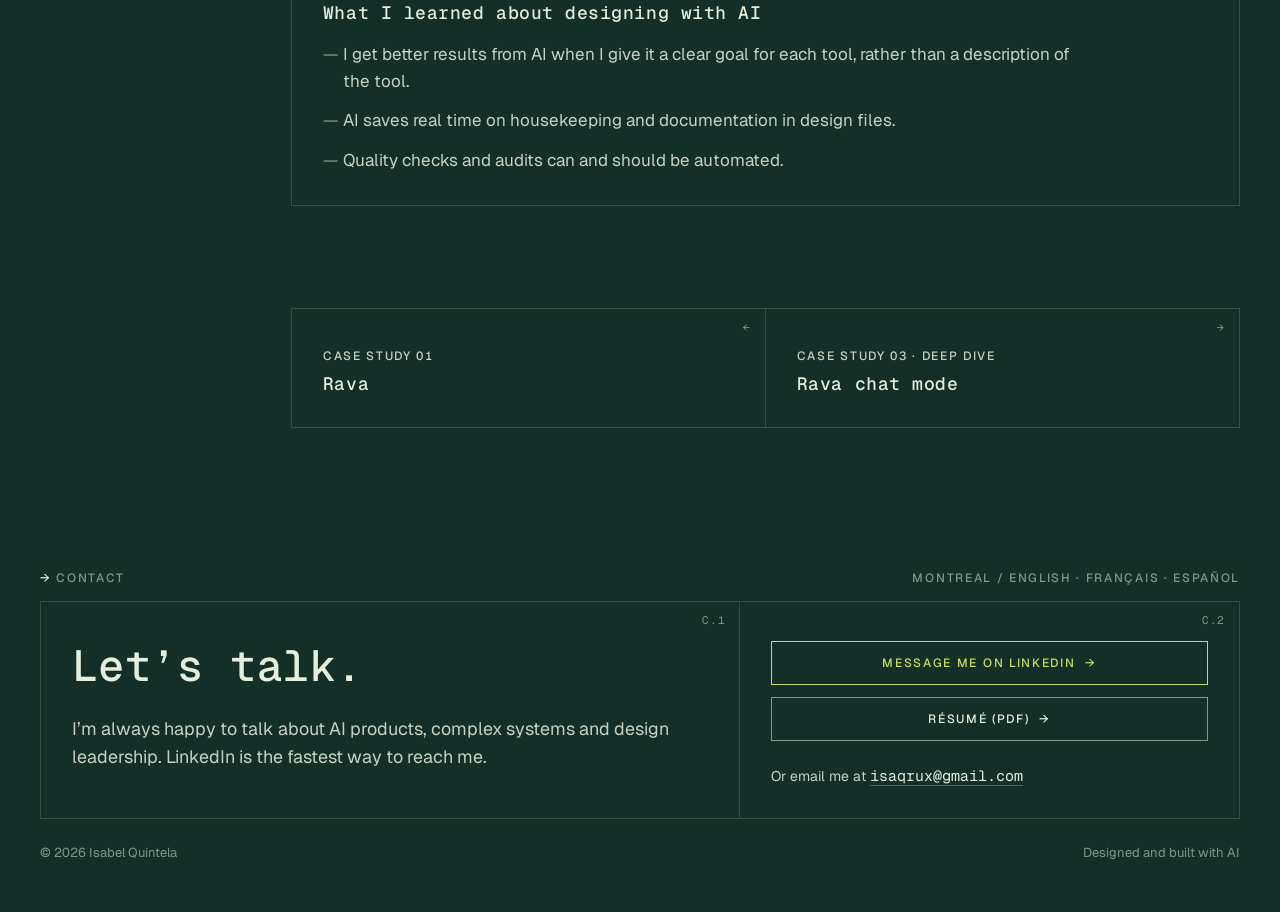
<file: work/quality-of-install-dashboard.html>
<!doctype html>
<html lang="en">
<head>
<meta charset="utf-8">
<meta name="viewport" content="width=device-width, initial-scale=1">
<title>Moved · Certify</title>
<meta name="robots" content="noindex">
<link rel="canonical" href="../certify.html#decisions">
<meta http-equiv="refresh" content="0; url=../certify.html#decisions">
<script>location.replace("../certify.html#decisions");</script>
<style>body{margin:0;background:#142E28;color:#E3EEDC;font:16px/1.6 system-ui,sans-serif;padding:48px 24px}a{color:#C4DD64}</style>
</head>
<body><p>This page has moved to <a href="../certify.html#decisions">Certify</a>.</p></body>
</html>
</file>
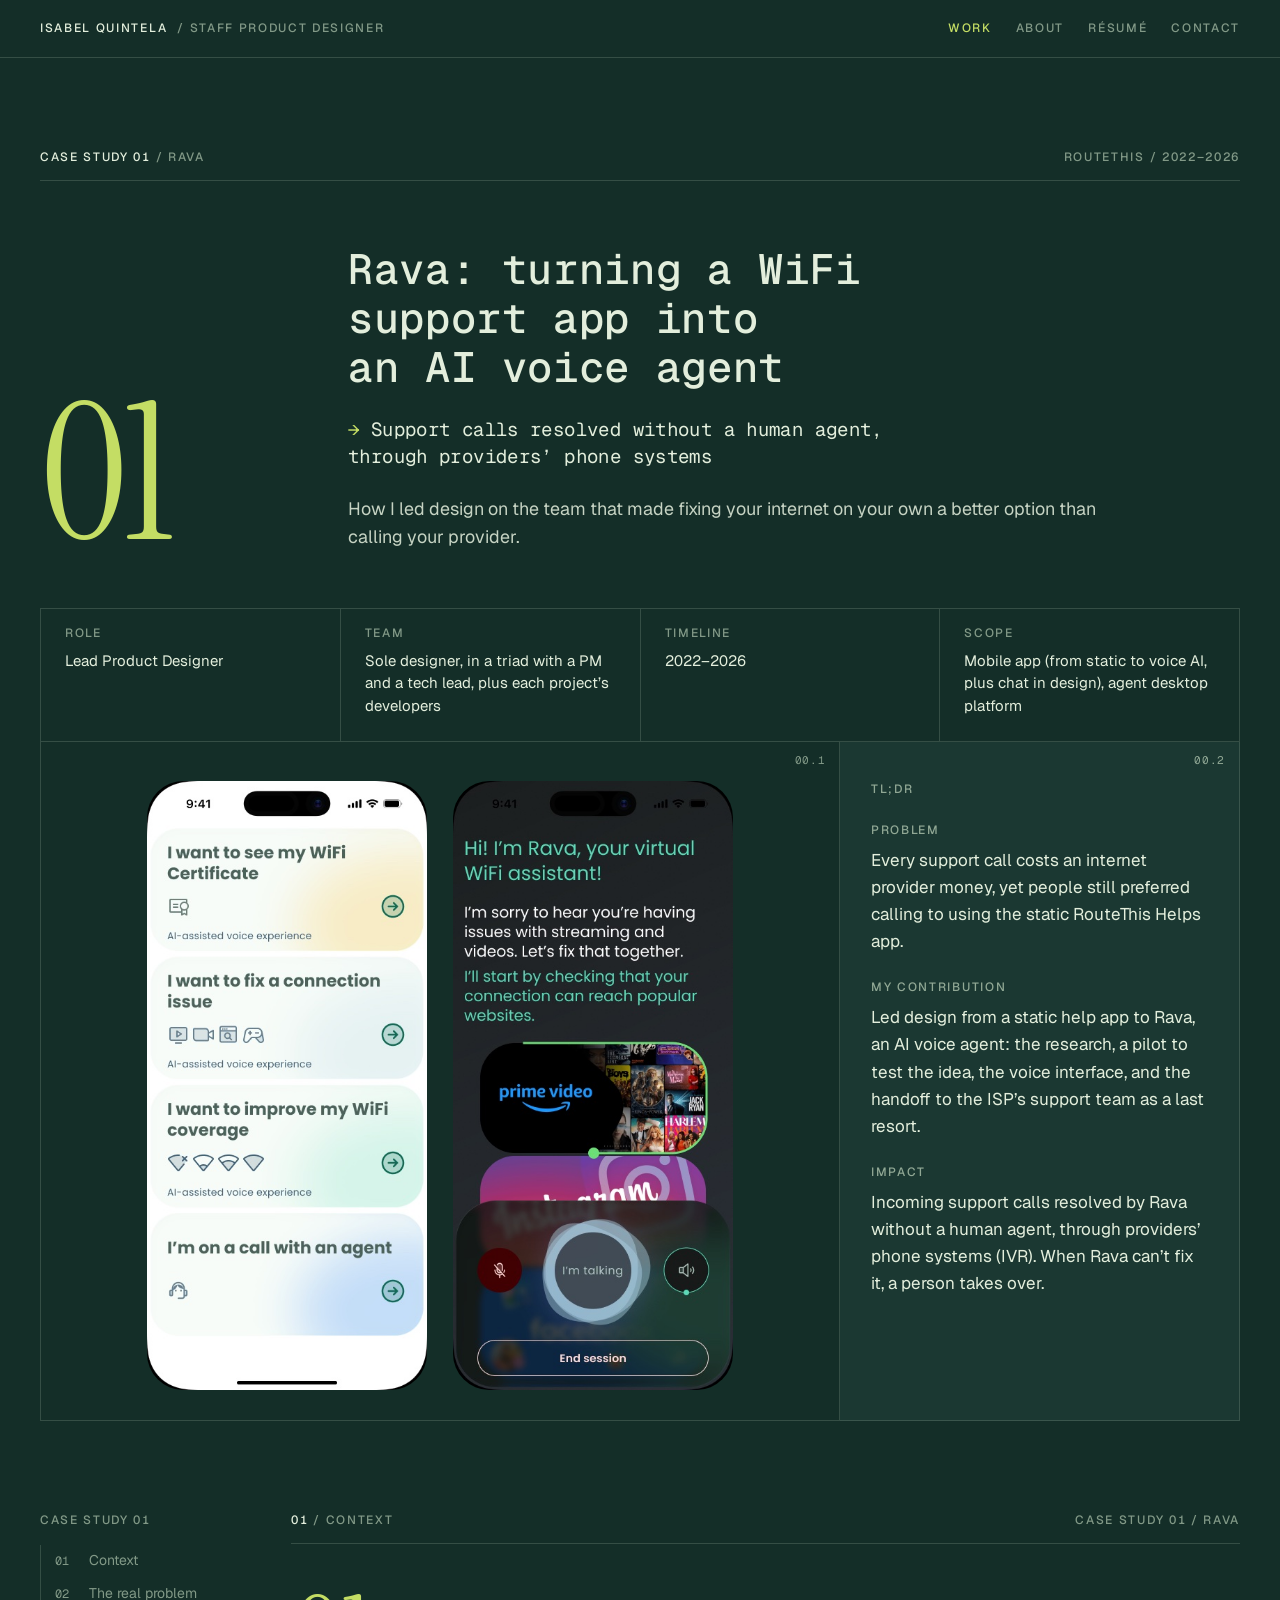
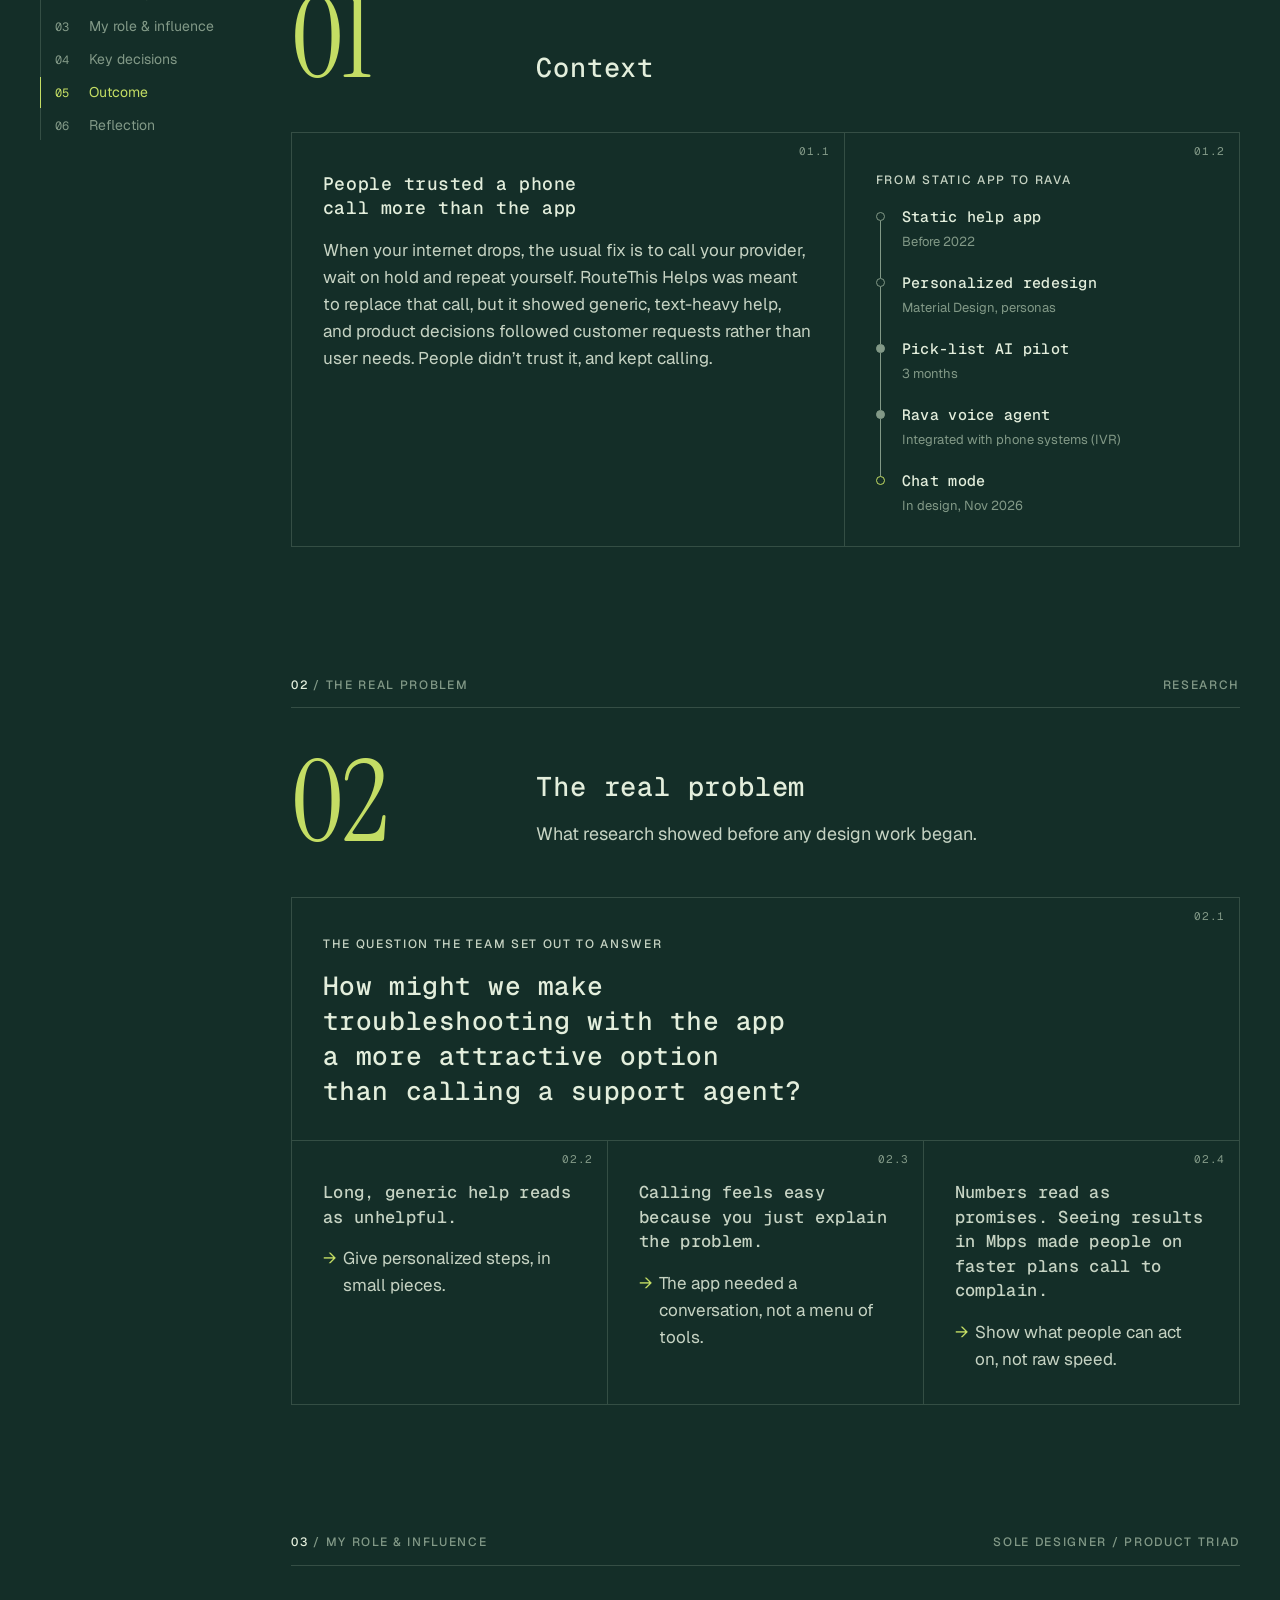
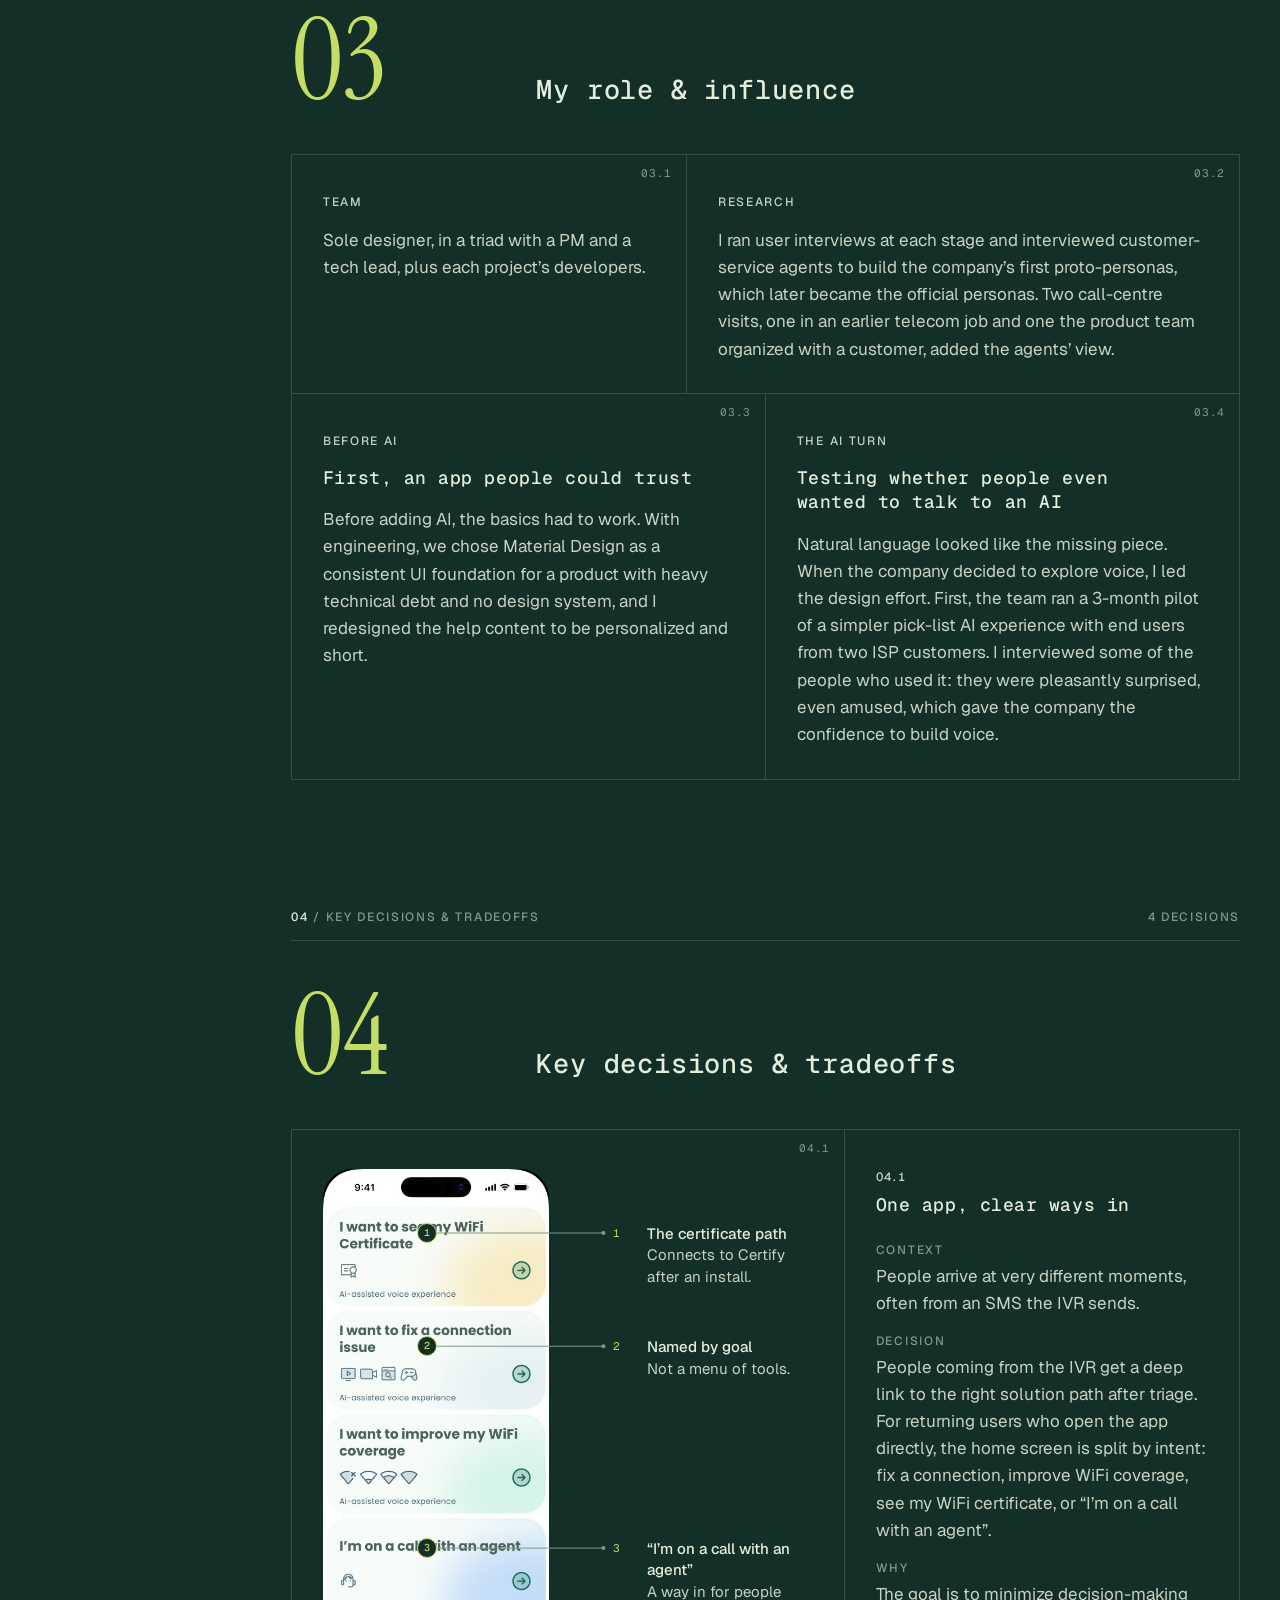
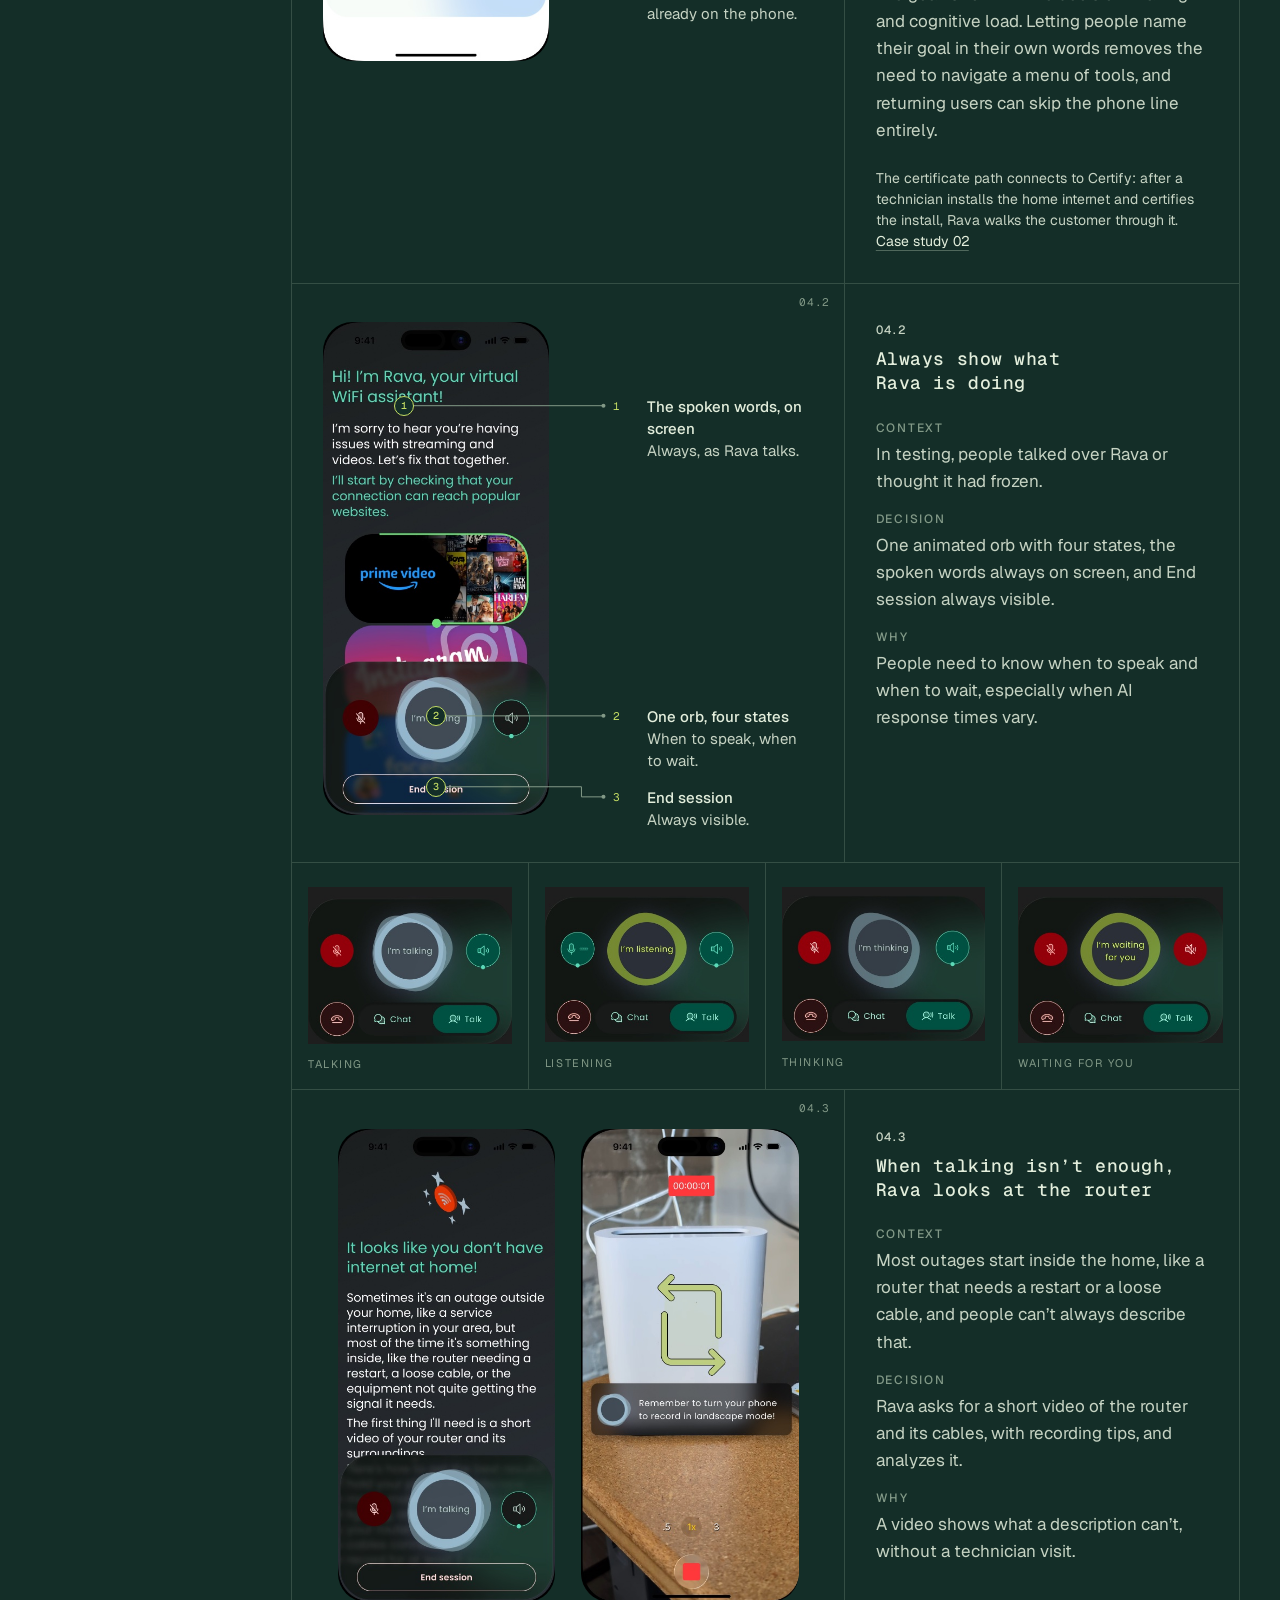
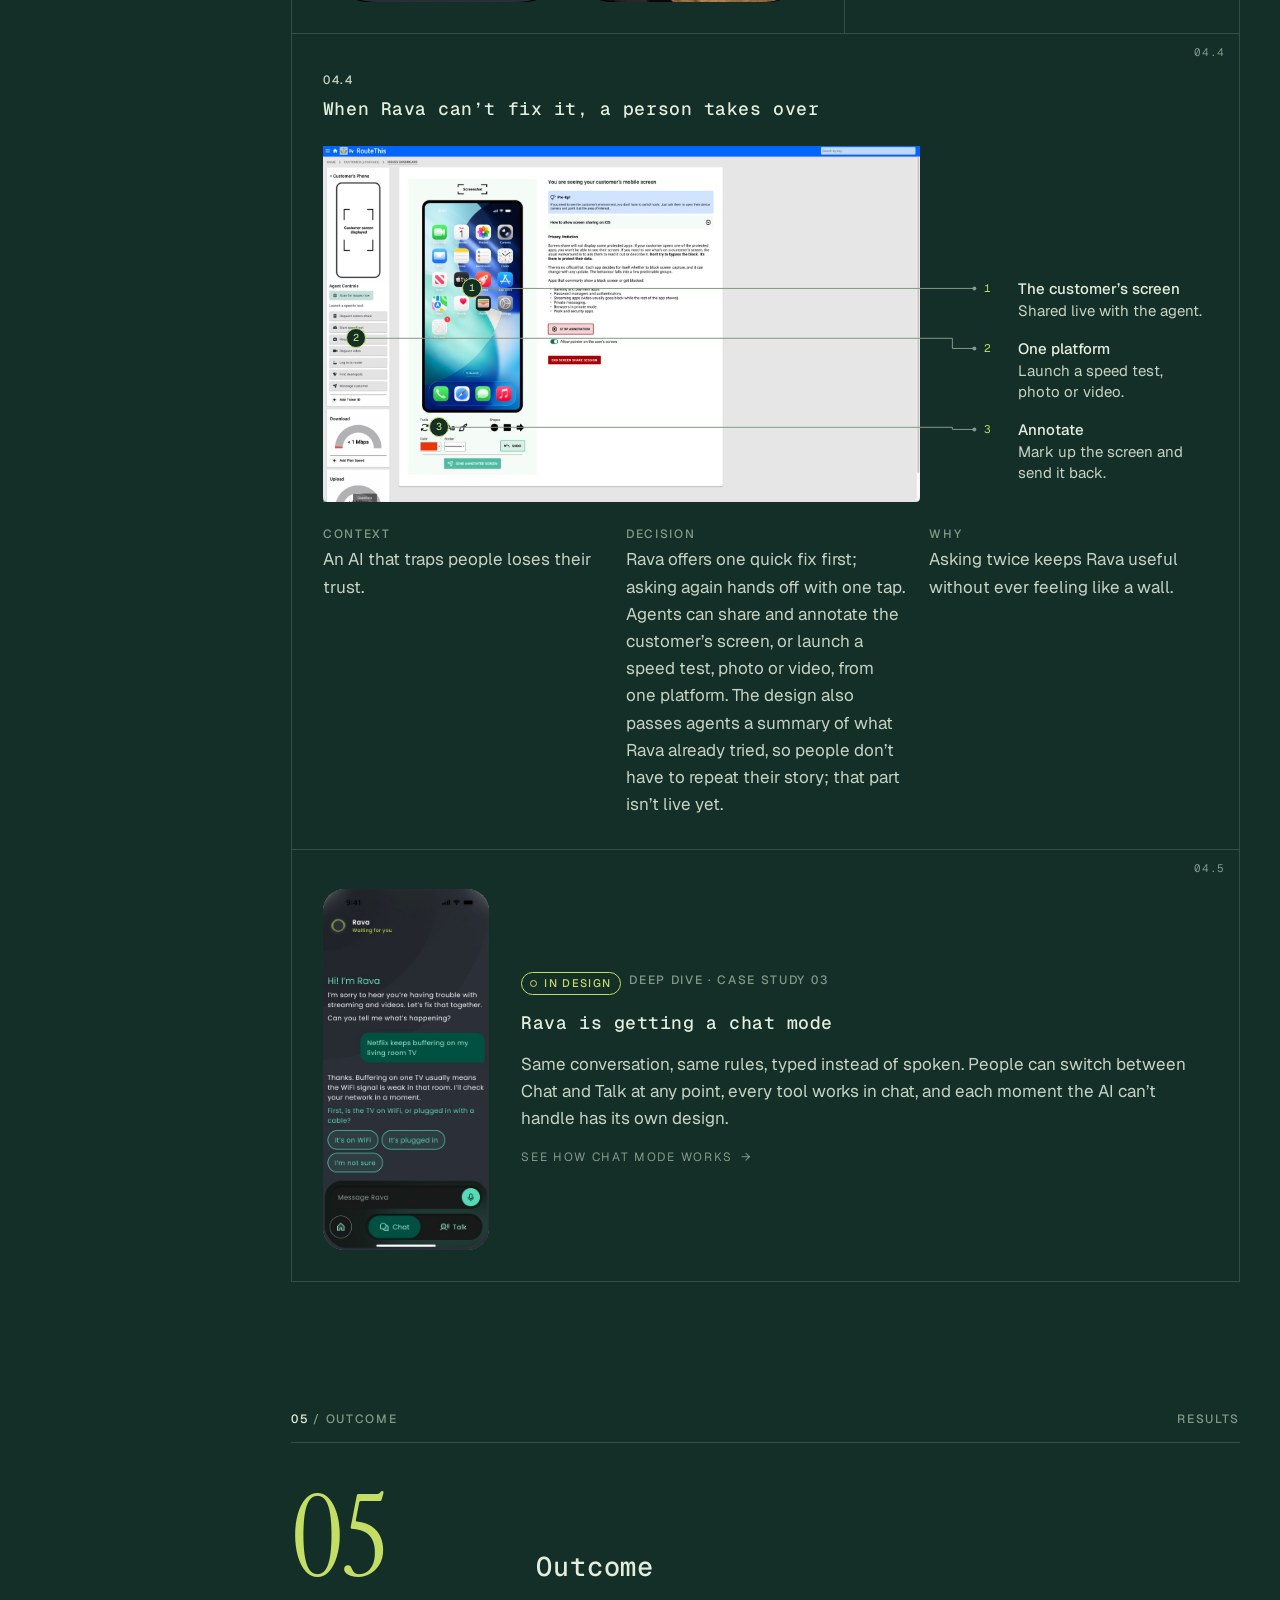
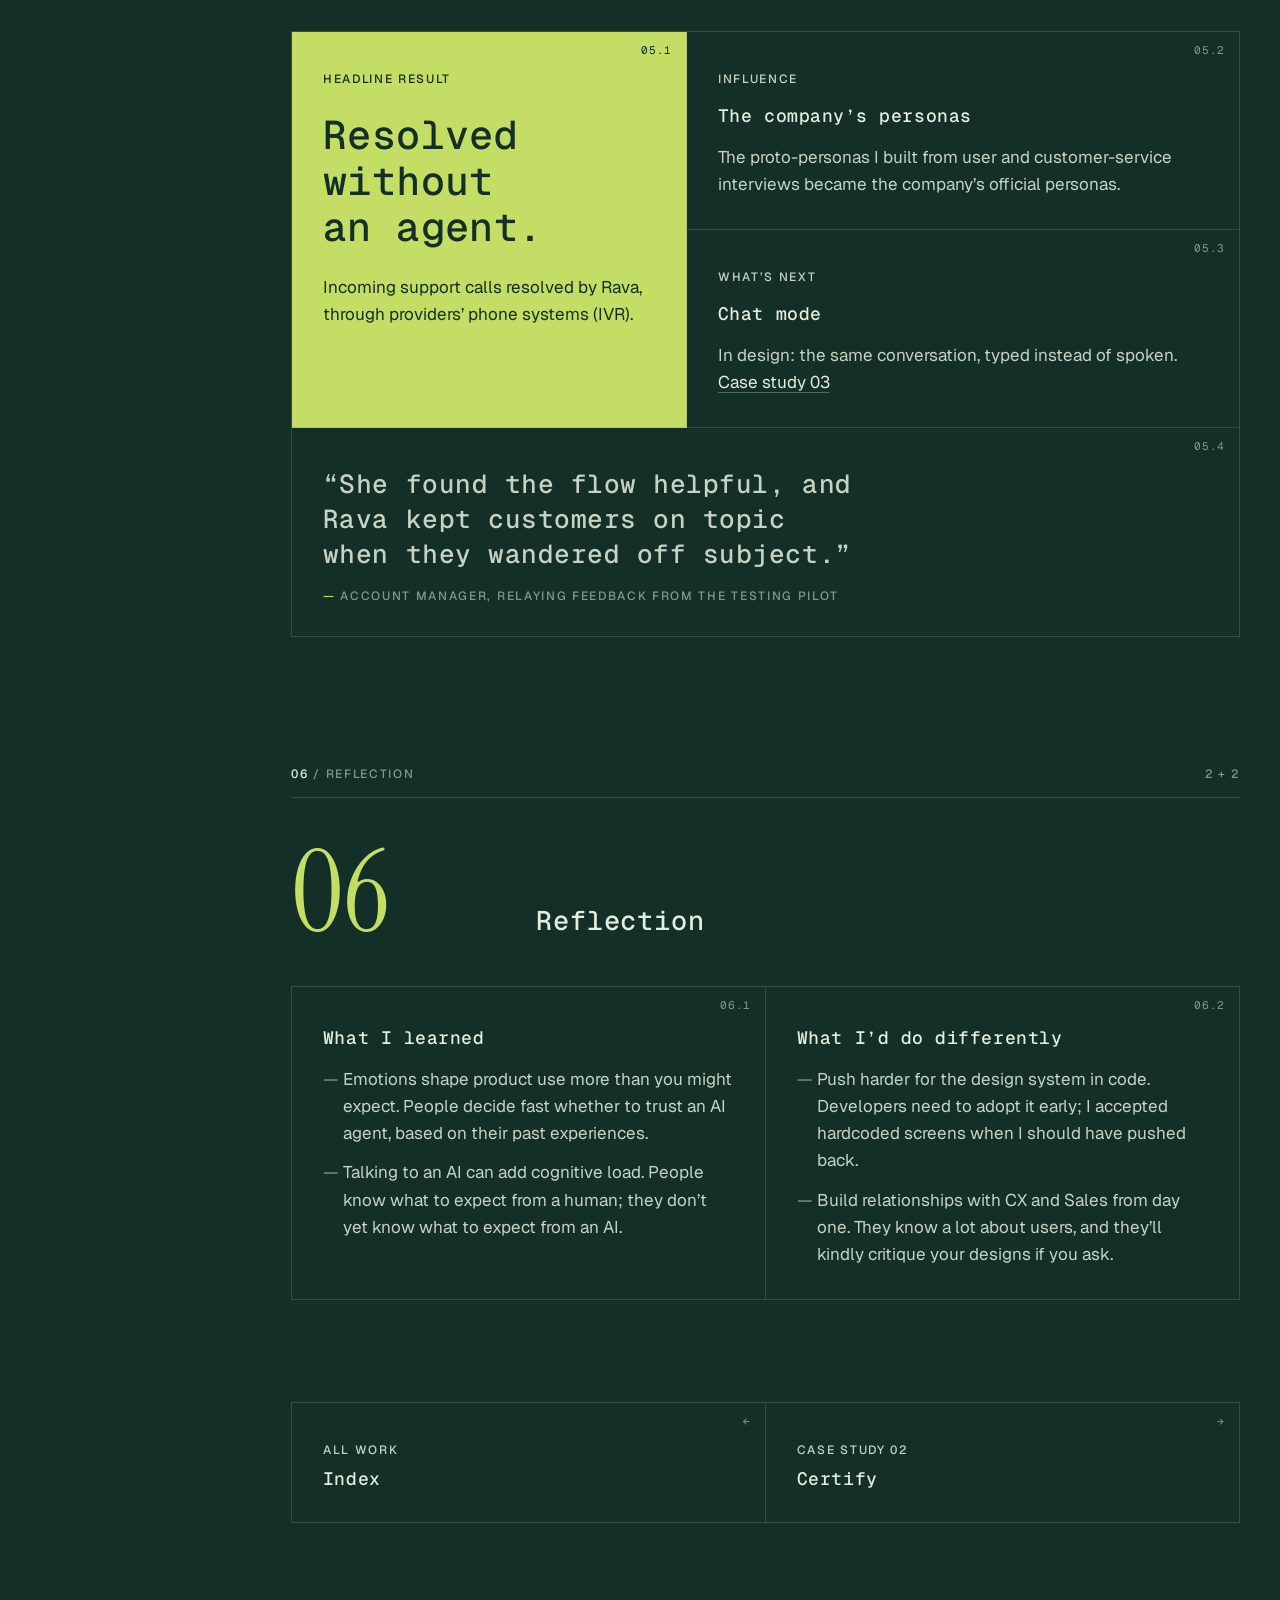
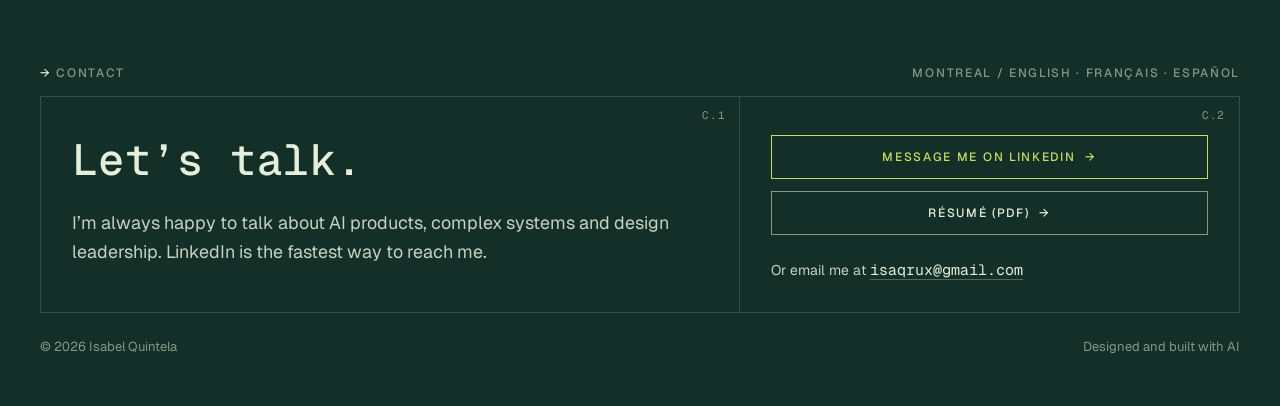
<file: work/the-evolution-of-self-help.html>
<!doctype html>
<html lang="en">
<head>
<meta charset="utf-8">
<meta name="viewport" content="width=device-width, initial-scale=1">
<title>Moved · Rava</title>
<meta name="robots" content="noindex">
<link rel="canonical" href="../rava.html">
<meta http-equiv="refresh" content="0; url=../rava.html">
<script>location.replace("../rava.html");</script>
<style>body{margin:0;background:#142E28;color:#E3EEDC;font:16px/1.6 system-ui,sans-serif;padding:48px 24px}a{color:#C4DD64}</style>
</head>
<body><p>This page has moved to <a href="../rava.html">Rava</a>.</p></body>
</html>
</file>
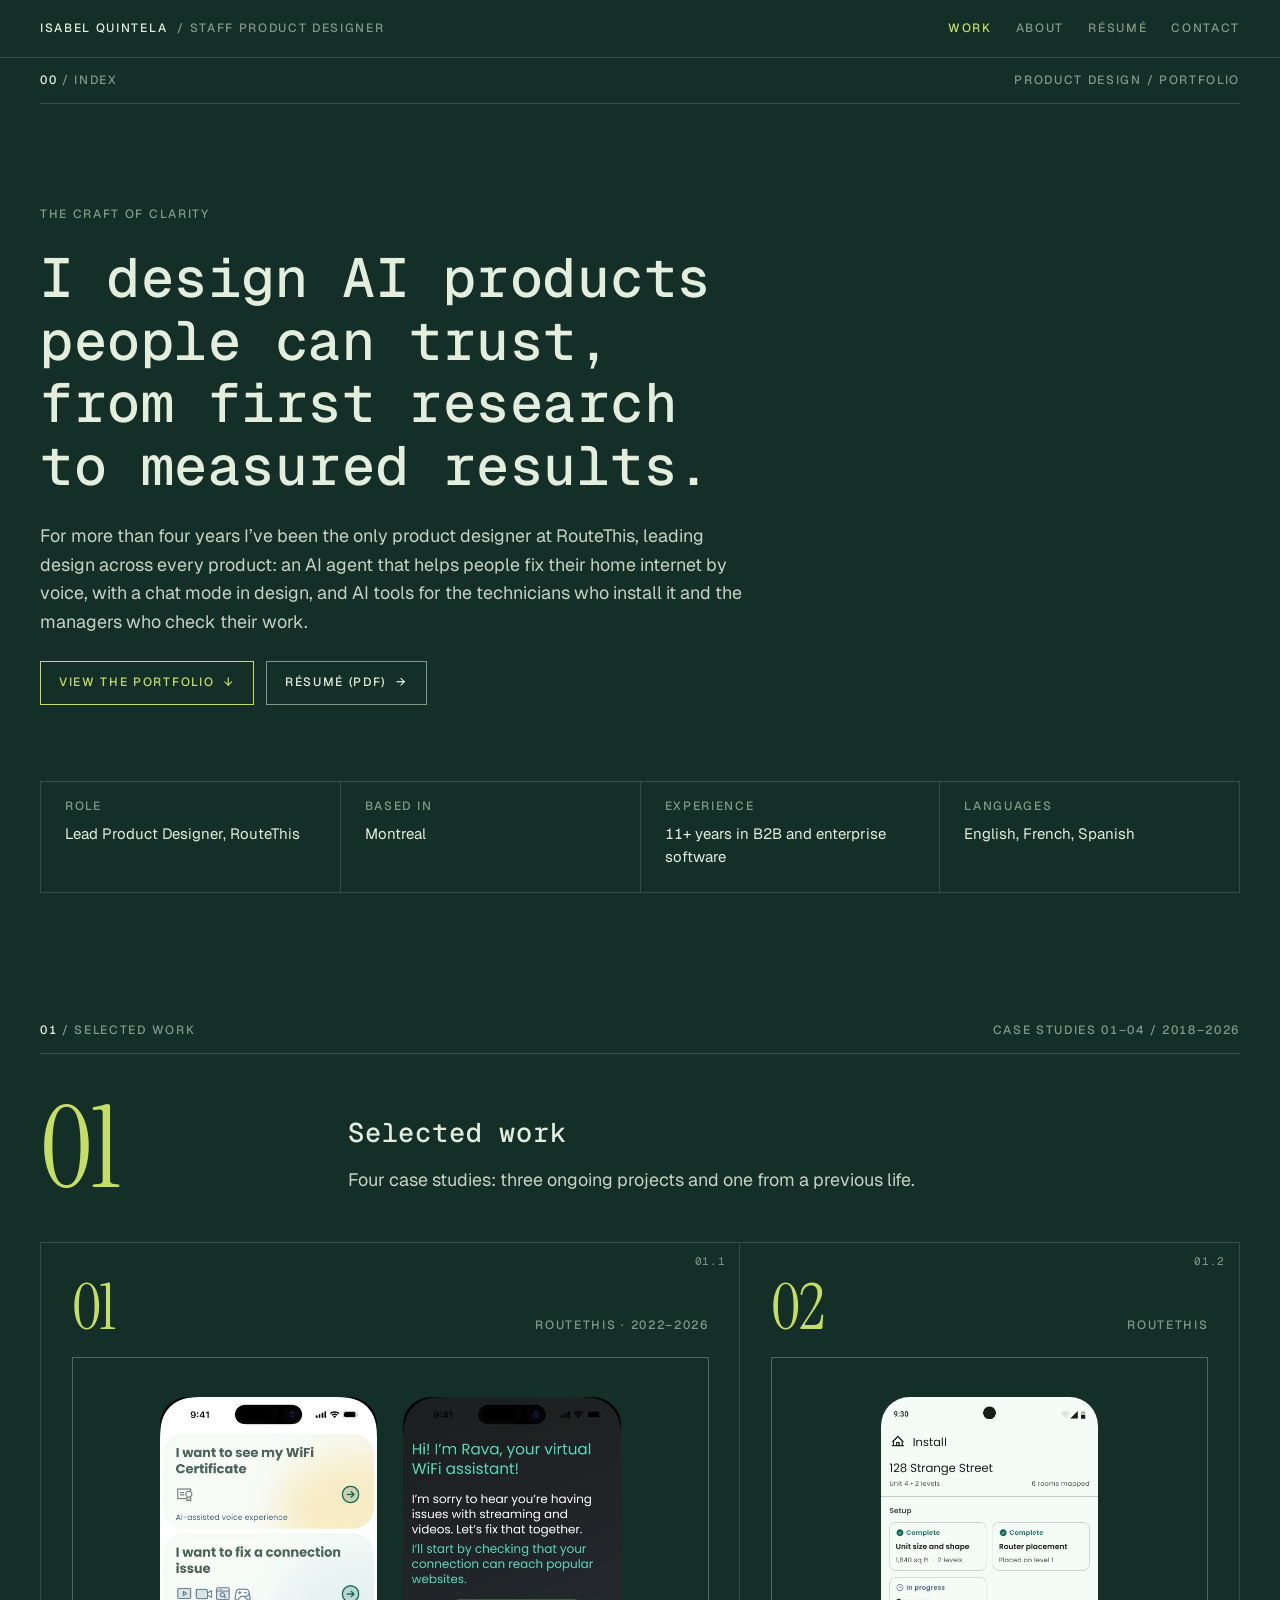
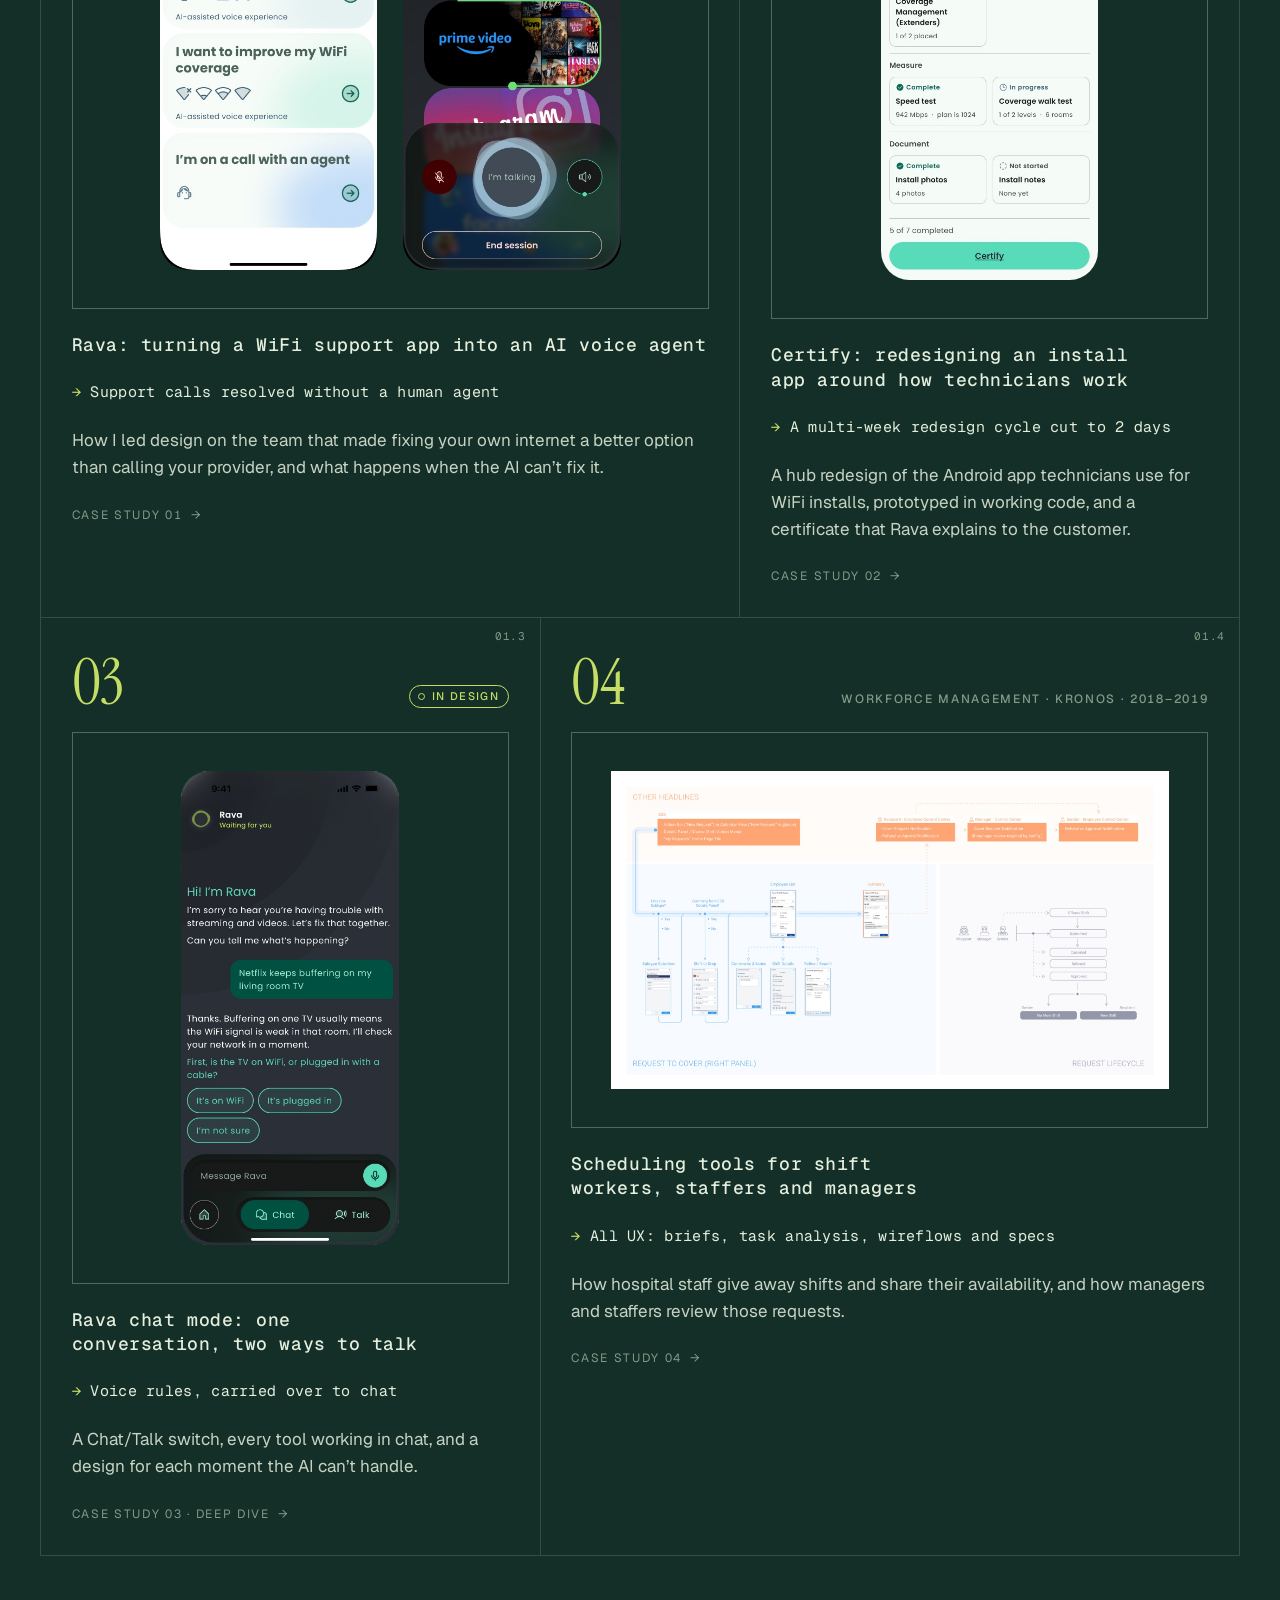
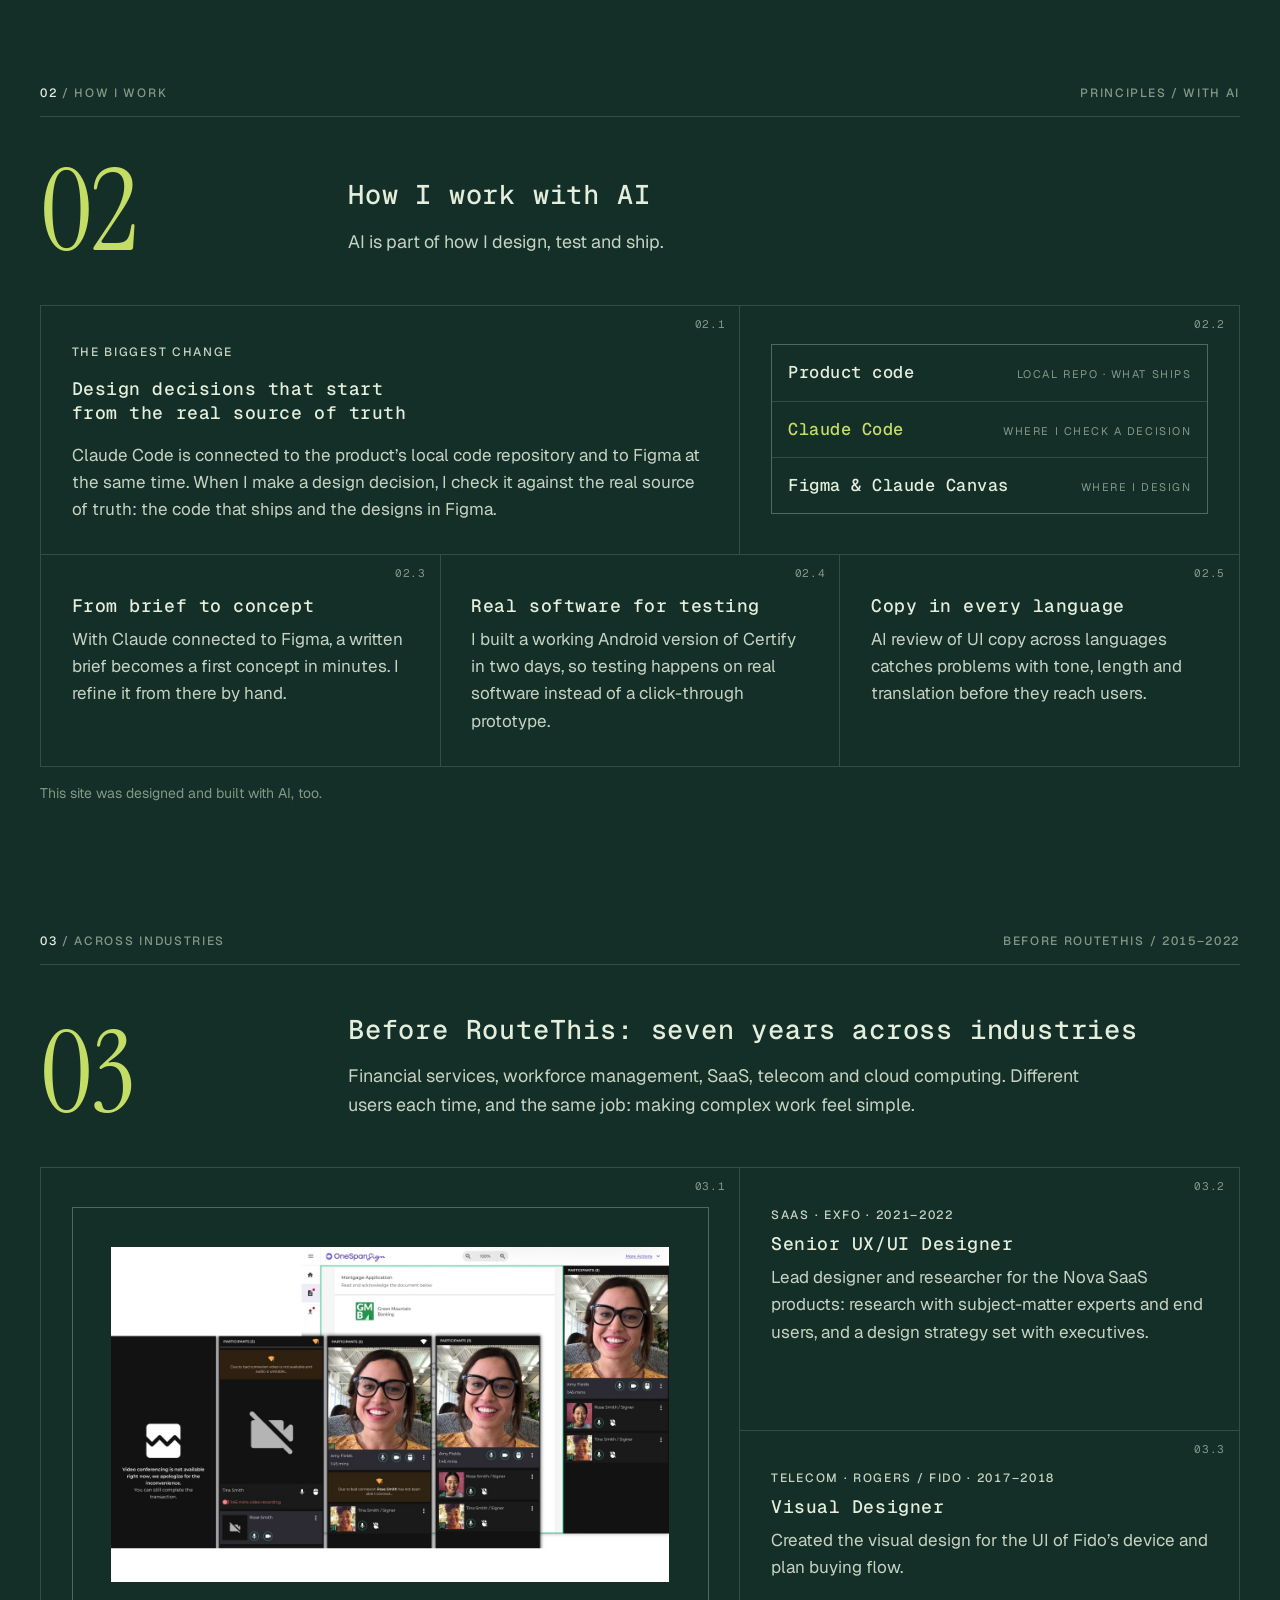
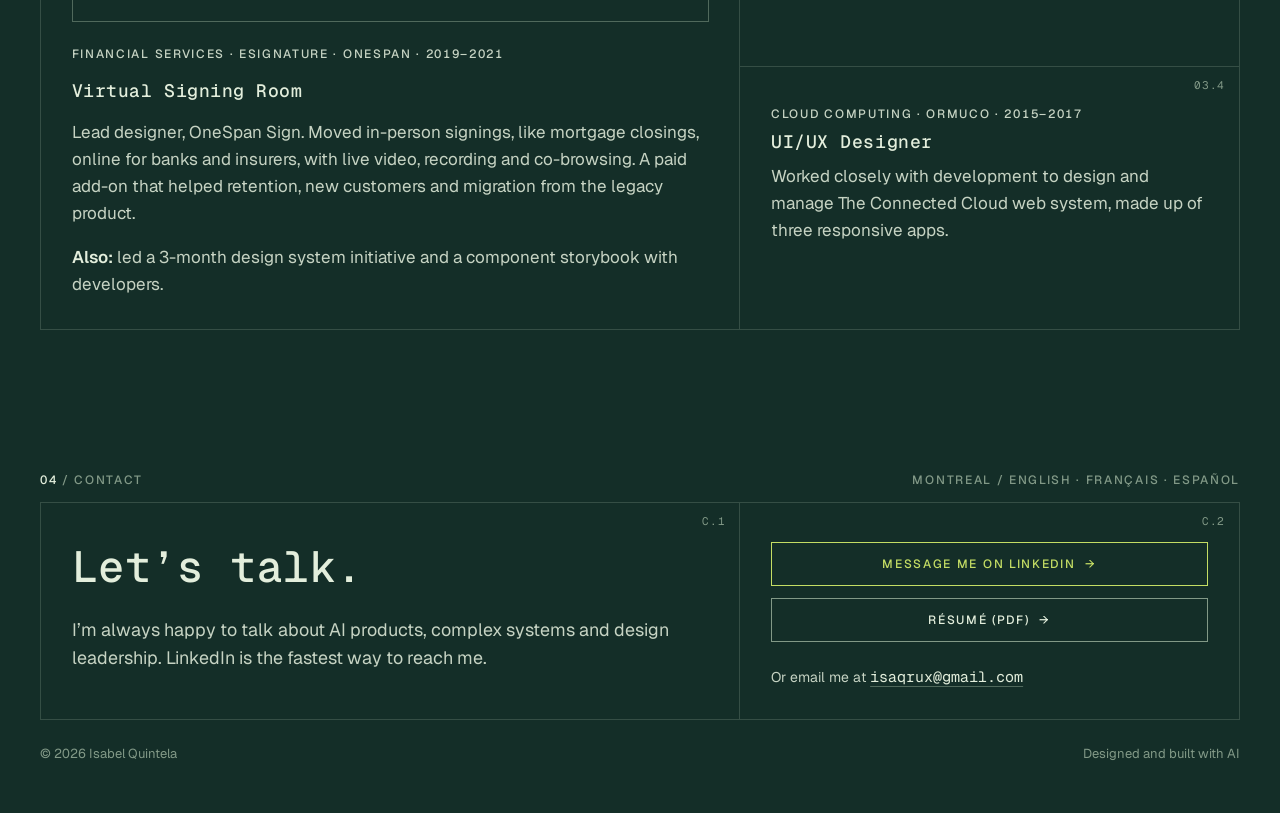
<file: work/virtual-signing-room.html>
<!doctype html>
<html lang="en">
<head>
<meta charset="utf-8">
<meta name="viewport" content="width=device-width, initial-scale=1">
<title>Moved · Across industries</title>
<meta name="robots" content="noindex">
<link rel="canonical" href="../index.html#industries">
<meta http-equiv="refresh" content="0; url=../index.html#industries">
<script>location.replace("../index.html#industries");</script>
<style>body{margin:0;background:#142E28;color:#E3EEDC;font:16px/1.6 system-ui,sans-serif;padding:48px 24px}a{color:#C4DD64}</style>
</head>
<body><p>This page has moved to <a href="../index.html#industries">Across industries</a>.</p></body>
</html>
</file>
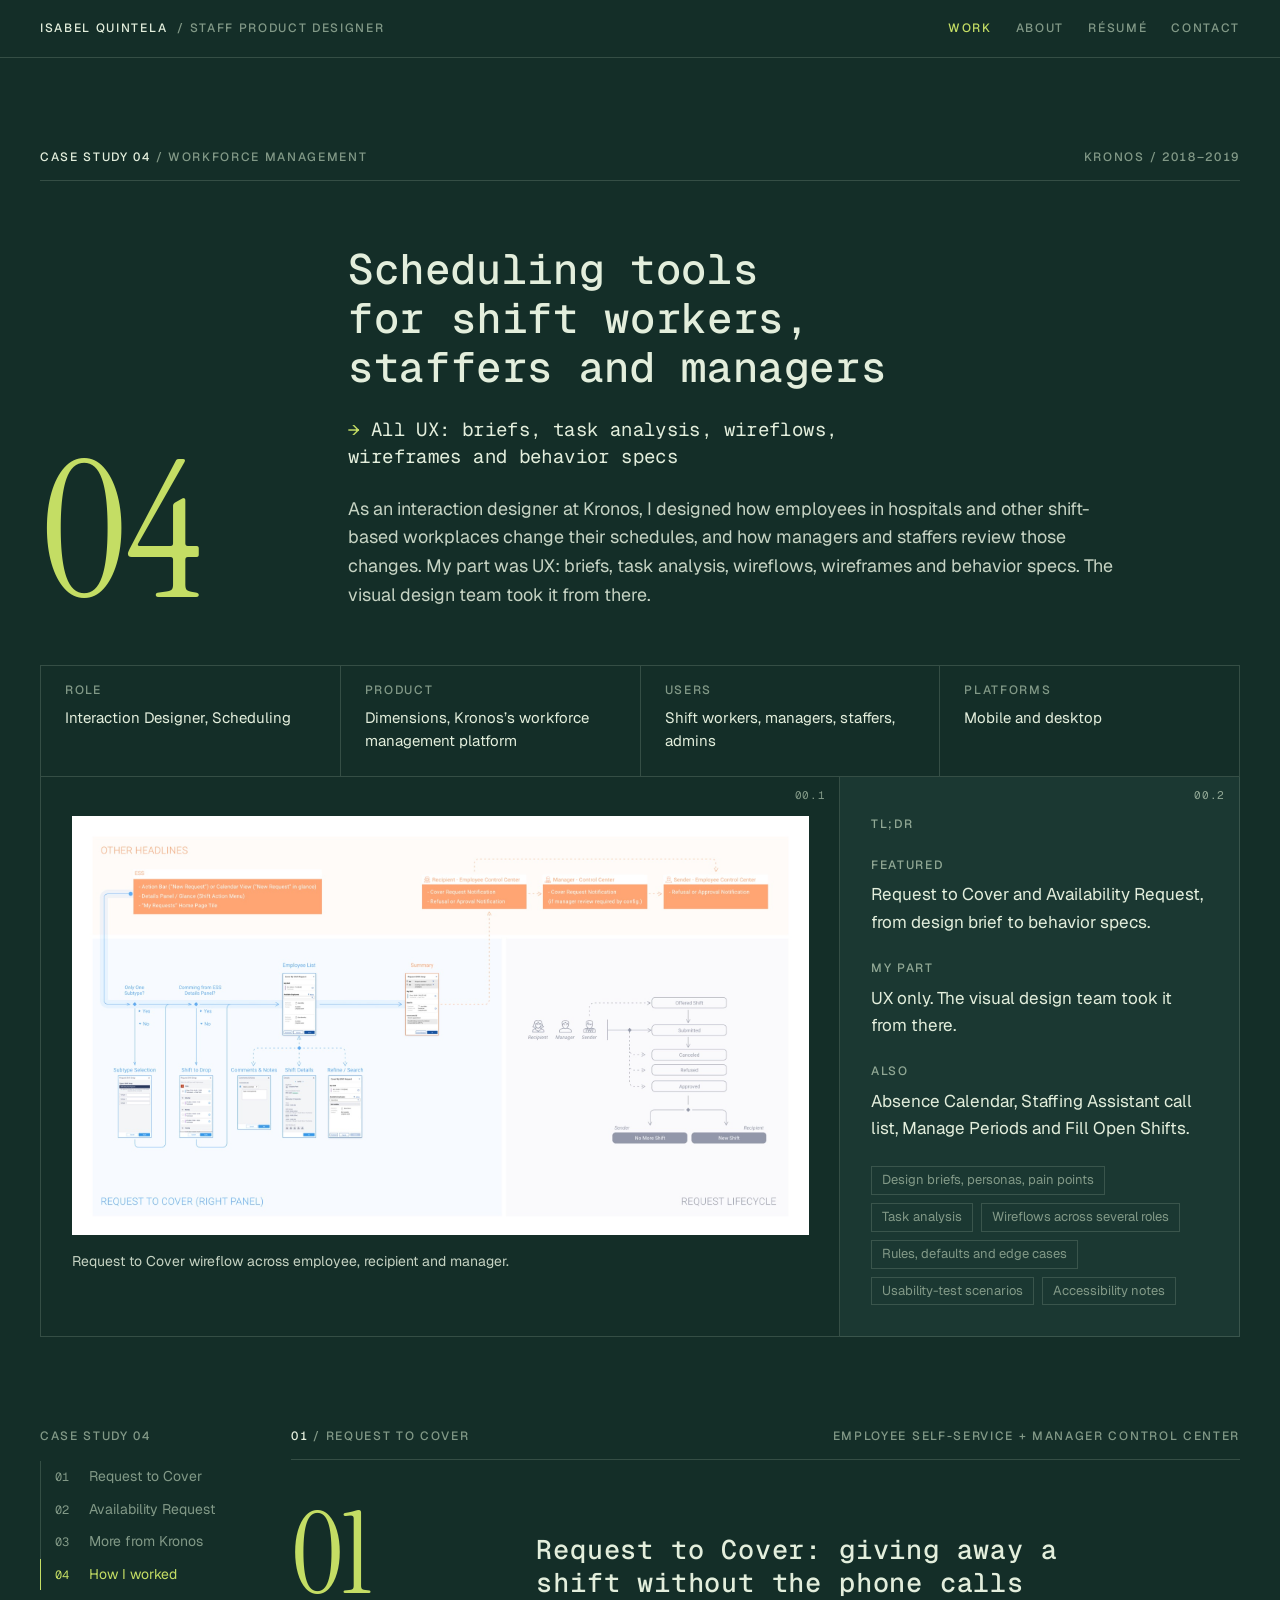
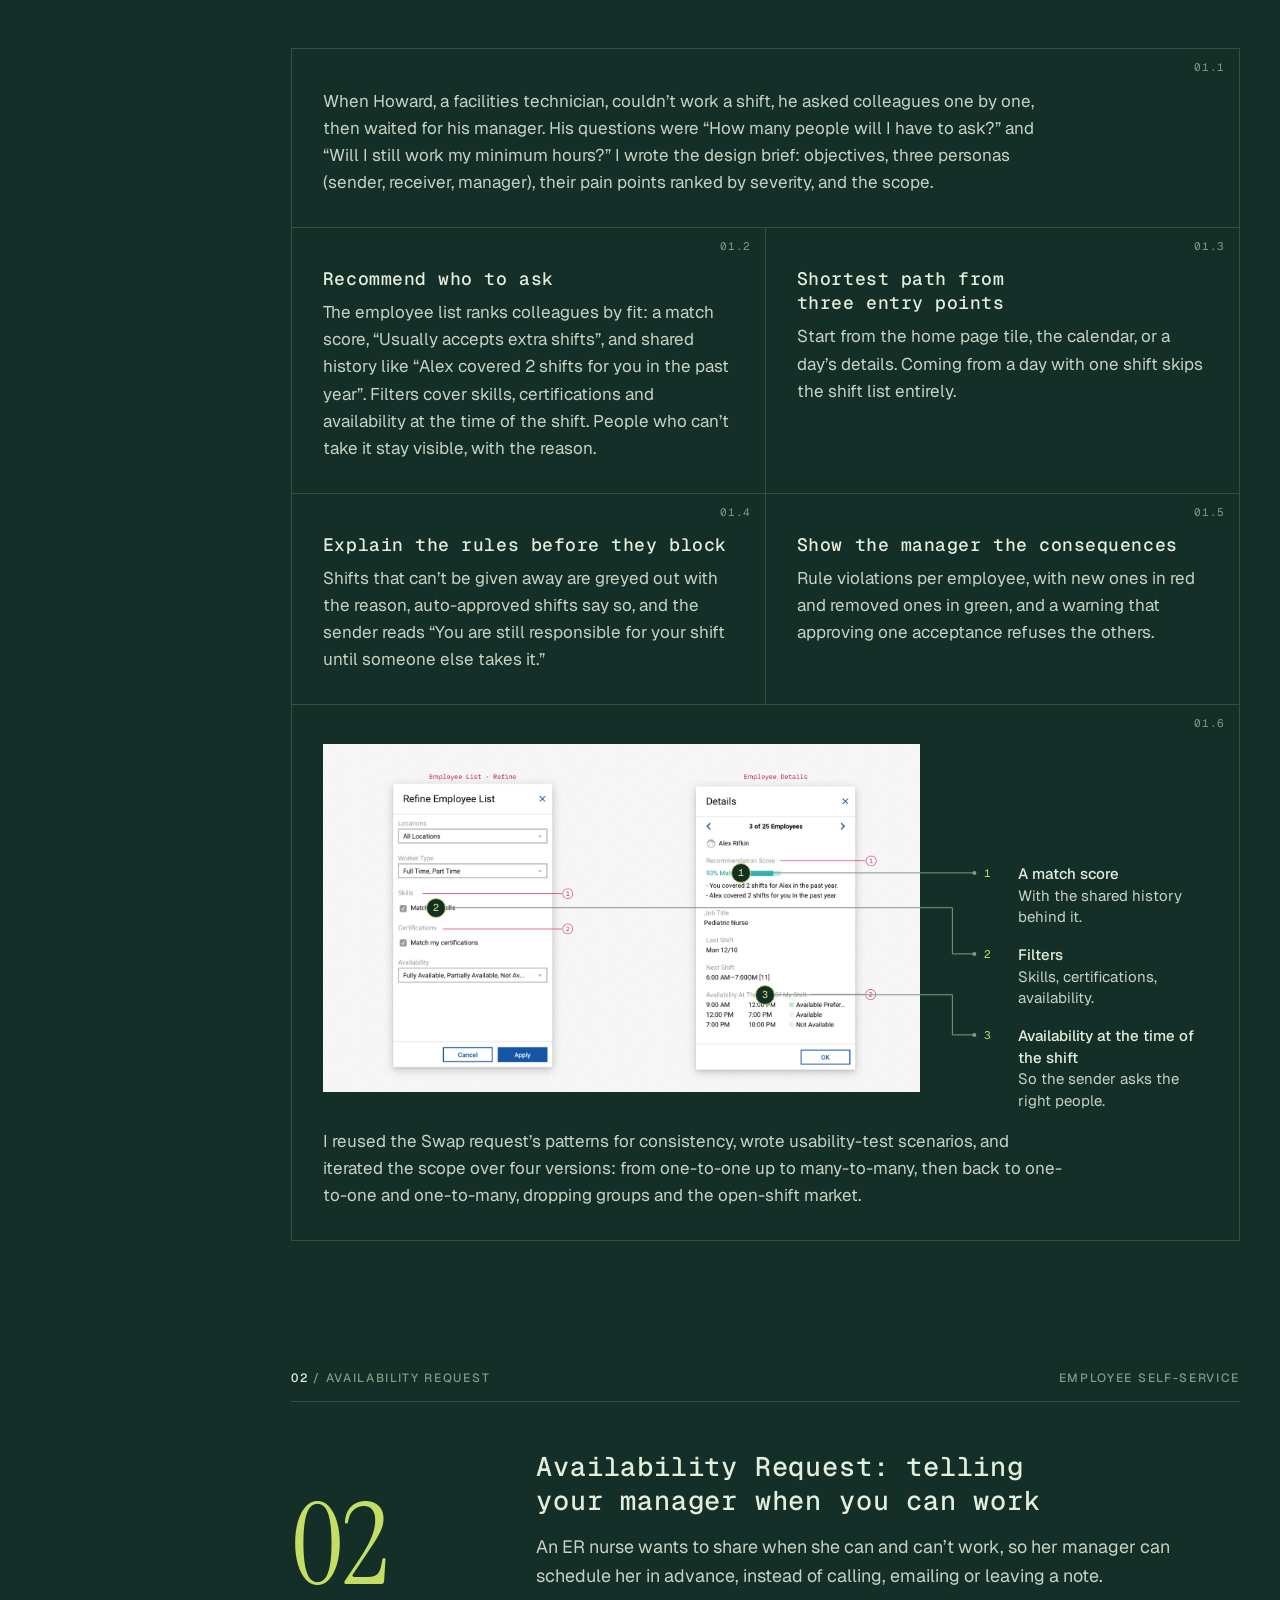
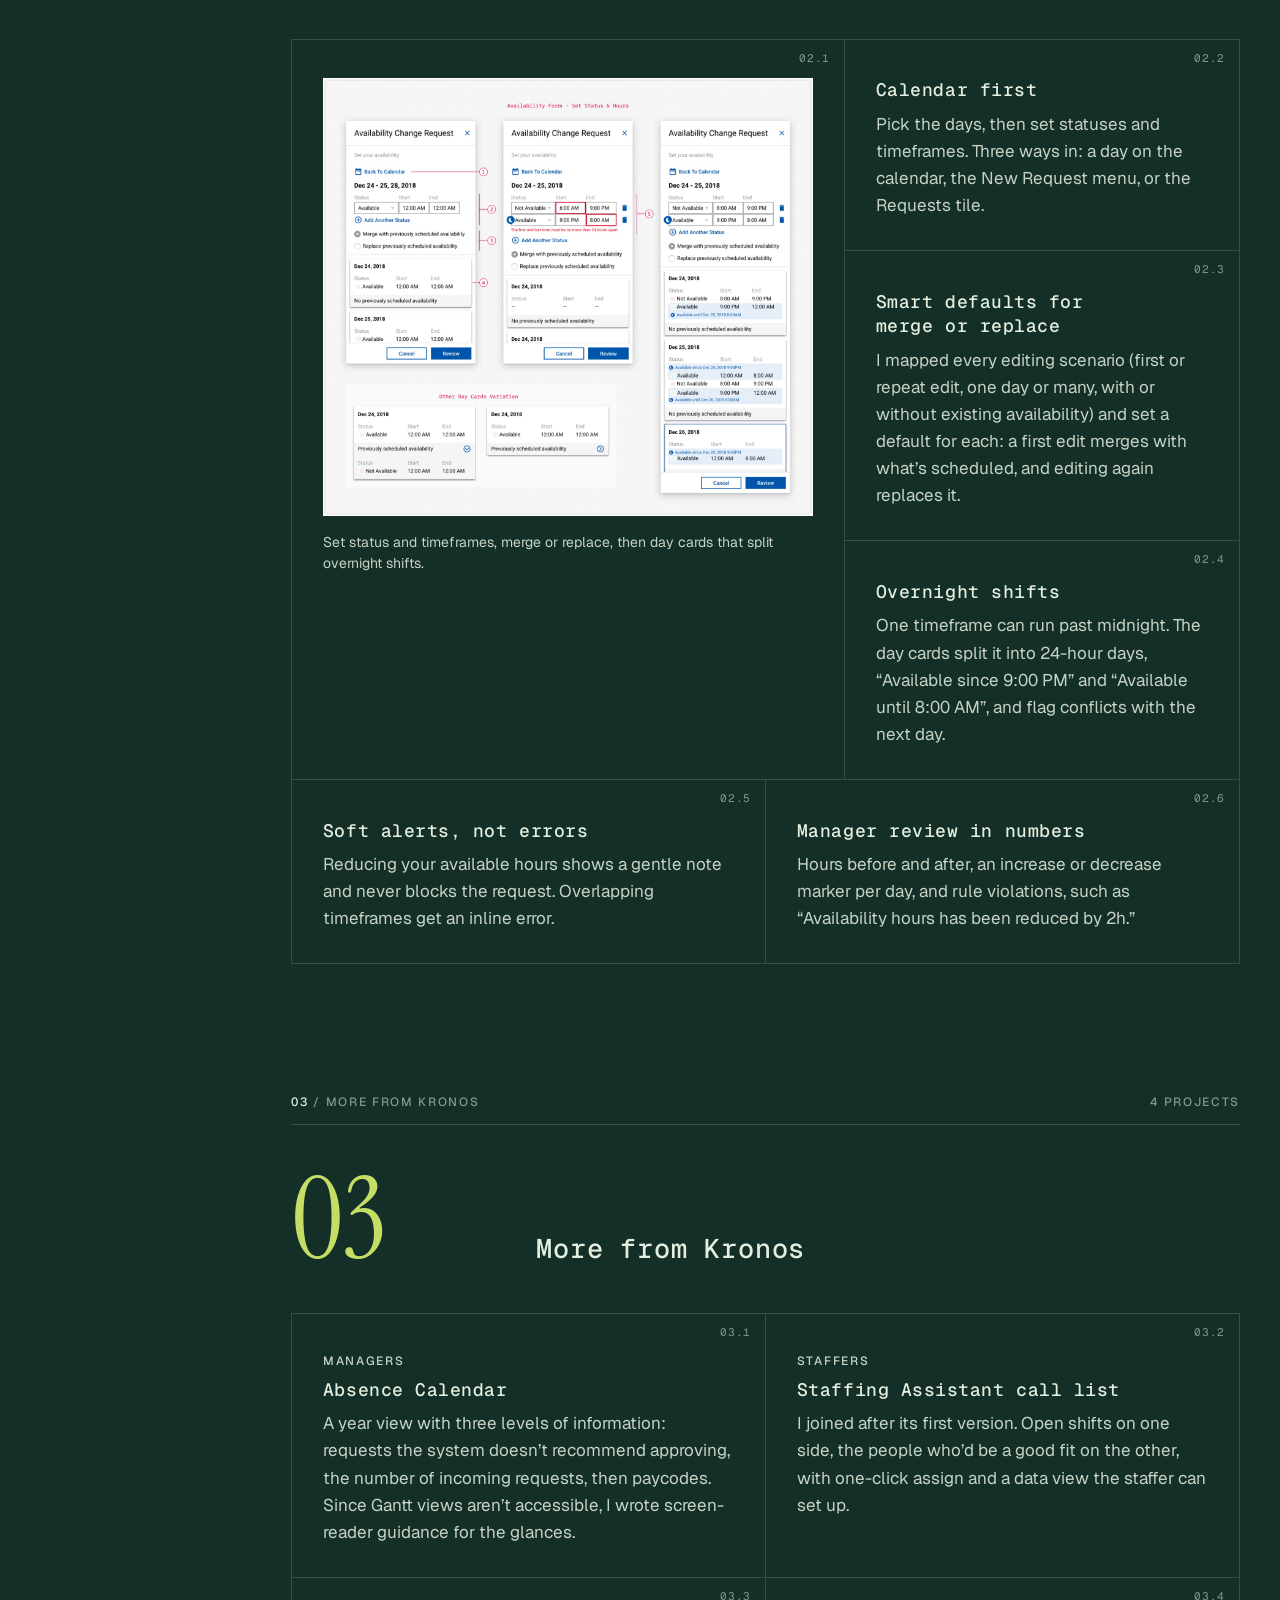
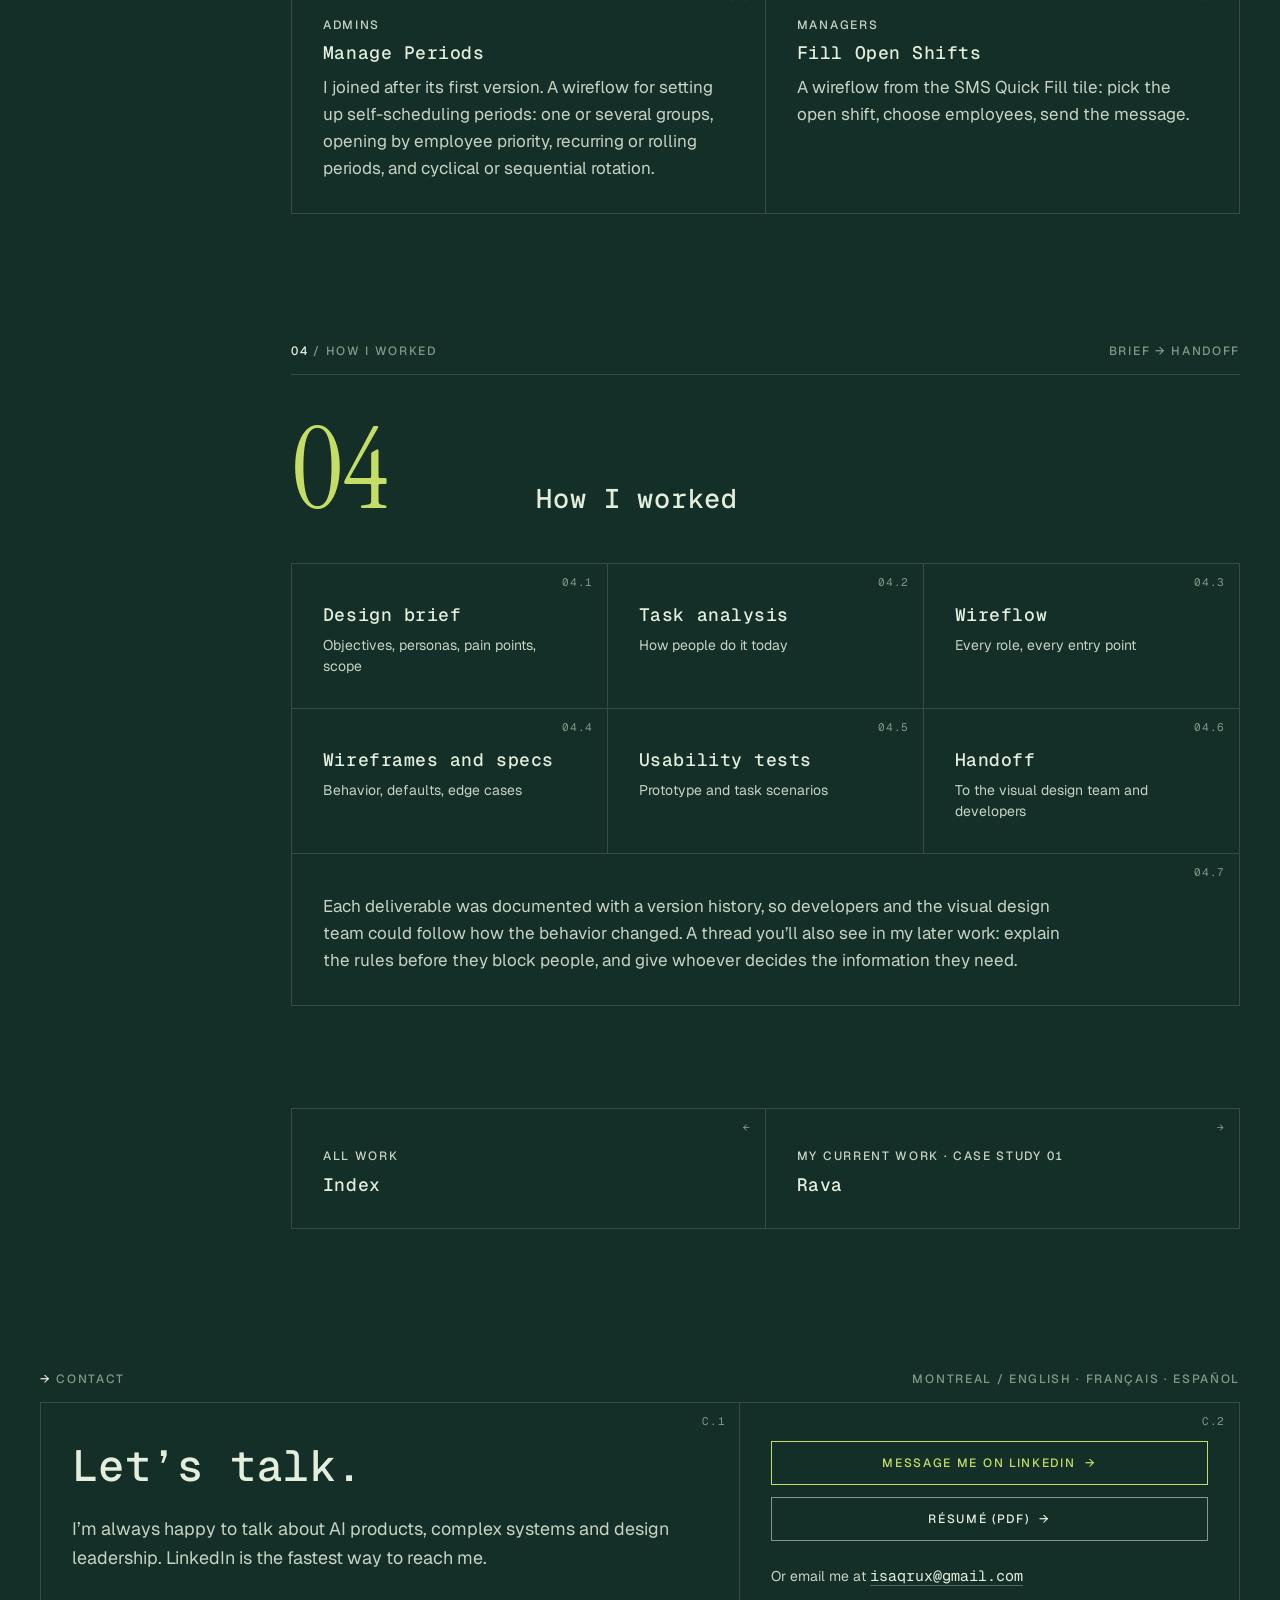
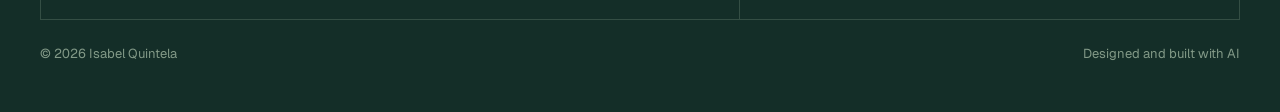
<file: work/workforce-management.html>
<!doctype html>
<html lang="en">
<head>
<meta charset="utf-8">
<meta name="viewport" content="width=device-width, initial-scale=1">
<title>Moved · Workforce management</title>
<meta name="robots" content="noindex">
<link rel="canonical" href="../workforce-management.html">
<meta http-equiv="refresh" content="0; url=../workforce-management.html">
<script>location.replace("../workforce-management.html");</script>
<style>body{margin:0;background:#142E28;color:#E3EEDC;font:16px/1.6 system-ui,sans-serif;padding:48px 24px}a{color:#C4DD64}</style>
</head>
<body><p>This page has moved to <a href="../workforce-management.html">Workforce management</a>.</p></body>
</html>
</file>
<file: site.css>
/* Portfolio. Layout: a strict 12-column grid drawn as ruled panels. Cells share 1px sage hairlines,
   every section is numbered (01, 02…) and every cell carries a sub-index (03.2) in its top-right corner.
   Dark-first by design: one forest ground, pale green-white text, sage for structure, lime used sparingly. */
:root {
  --forest: #142E28;
  --forest-2: #1B3832;           /* raised surface */
  --ink: #E3EEDC;                /* primary text */
  --ink-2: #C6D3C3;              /* running text: ink at 86% over forest */
  --sage: #829987;               /* secondary text, labels, hairlines */
  --sage-hi: #91A895;            /* sage for small text on the raised surface (keeps 4.5:1) */
  --lime: #C4DD64;               /* accent: numerals, active states, focus, link underlines, pills */
  --line: rgba(130, 153, 135, 0.30);      /* structural grid lines */
  --line-mid: rgba(130, 153, 135, 0.55);  /* screenshot frames */
  --line-strong: #829987;                 /* emphasis */

  --sans: "Geist", "Inter", system-ui, -apple-system, "Segoe UI", sans-serif;
  --mono: "Geist Mono", "IBM Plex Mono", ui-monospace, "SFMono-Regular", Menlo, monospace;
  --serif: "Instrument Serif", "Iowan Old Style", Georgia, serif;

  /* one spacing scale */
  --s1: 4px; --s2: 8px; --s3: 12px; --s4: 16px; --s5: 24px; --s6: 32px; --s7: 48px; --s8: 64px; --s9: 96px; --s10: 128px;
  --pad: clamp(20px, 2.4vw, 32px);
  --ease: cubic-bezier(0.2, 0, 0, 1);
  --t-fast: 150ms;
  --t: 200ms;
  --t-slow: 250ms;
  --header-h: 56px;
  --wrap: 1280px;
  --gutter-l: max(clamp(16px, 3.4vw, 40px), env(safe-area-inset-left, 0px));
  --gutter-r: max(clamp(16px, 3.4vw, 40px), env(safe-area-inset-right, 0px));

  color-scheme: dark;
  padding-top: env(safe-area-inset-top, 0px);
  padding-bottom: env(safe-area-inset-bottom, 0px);
}

/* ---------- Base ---------- */
*, *::before, *::after { box-sizing: border-box; }
html { -webkit-text-size-adjust: 100%; scroll-padding-top: calc(var(--header-h) + 64px); }
body {
  margin: 0;
  background: var(--forest);
  color: var(--ink-2);
  font-family: var(--sans);
  font-size: 1.0625rem;
  line-height: 1.6;
  font-variant-numeric: tabular-nums;
  -webkit-font-smoothing: antialiased;
  -moz-osx-font-smoothing: grayscale;
}
body::before {
  content: ""; position: fixed; inset: 0 0 auto; height: env(safe-area-inset-top, 0px);
  z-index: 40; background: var(--forest);
}
img { display: block; max-width: 100%; height: auto; }
[hidden] { display: none !important; }
p, h1, h2, h3, h4, ul, ol, dl, dd, figure, blockquote { margin: 0; }
ul, ol { padding: 0; }
strong, b { font-weight: 600; color: var(--ink); }
::selection { background: var(--lime); color: var(--forest); }
:focus-visible { outline: 2px solid var(--lime); outline-offset: 3px; }

.wrap {
  width: 100%;
  max-width: calc(var(--wrap) + 80px);
  margin-inline: auto;
  padding-left: var(--gutter-l);
  padding-right: var(--gutter-r);
}
.skip {
  position: absolute; left: 16px; top: -100px; z-index: 60;
  background: var(--lime); color: var(--forest); padding: 10px 14px; font-weight: 600;
}
.skip:focus { top: calc(env(safe-area-inset-top, 0px) + 8px); }

/* ---------- Type ---------- */
.label, .nav a, .brand, .labelbar, .btn, .meta dt, .tldr dt, .cdw dt {
  font-family: var(--sans);
  font-size: 0.75rem;
  font-weight: 500;
  letter-spacing: 0.14em;
  text-transform: uppercase;
  line-height: 1.4;
}
.label { color: var(--sage); }
.statement {
  font-family: var(--mono);
  font-weight: 500;
  font-size: clamp(1.875rem, 4.3vw, 3.5rem);
  line-height: 1.14;
  letter-spacing: 0.01em;
  color: var(--ink);
  text-wrap: balance;
  max-width: 24ch;
}
.h1 {
  font-family: var(--mono); font-weight: 500;
  font-size: clamp(1.75rem, 3.3vw, 2.75rem); line-height: 1.16; letter-spacing: 0.015em;
  color: var(--ink); text-wrap: balance; max-width: 26ch;
}
.h2 {
  font-family: var(--mono); font-weight: 500;
  font-size: clamp(1.375rem, 2.1vw, 1.75rem); line-height: 1.25; letter-spacing: 0.03em;
  color: var(--ink); text-wrap: balance;
}
.h3 {
  font-family: var(--mono); font-weight: 500;
  font-size: 1.125rem; line-height: 1.35; letter-spacing: 0.03em;
  color: var(--ink); text-wrap: balance;
}
.lede { font-size: clamp(1.0625rem, 1.4vw, 1.1875rem); line-height: 1.6; color: var(--ink-2); max-width: 64ch; }
.body { display: grid; gap: var(--s4); max-width: 68ch; }
.body p, .cell p { color: var(--ink-2); }
.small, .caption { font-size: 0.875rem; line-height: 1.5; color: var(--sage); }
.caption { max-width: 72ch; }
.stack { display: grid; gap: var(--s4); align-content: start; }
.stack-sm { display: grid; gap: var(--s2); align-content: start; }
.stack-lg { display: grid; gap: var(--s5); align-content: start; }

/* Index numerals: the one expressive type moment */
.numeral {
  font-family: var(--serif);
  font-weight: 400;
  color: var(--lime);
  line-height: 0.8;
  letter-spacing: -0.01em;
  font-variant-numeric: lining-nums tabular-nums;
  font-size: clamp(4.5rem, 9vw, 8.5rem);
  display: block;
}
.numeral--entry { font-size: clamp(3.25rem, 5vw, 4.5rem); }
.numeral--hero { font-size: clamp(6rem, 15vw, 13rem); }

/* Links: a lime underline draws in from the left */
a { color: inherit; }
.link, .body a, .cell p a, .caption a {
  color: var(--ink);
  text-decoration: underline;
  text-decoration-color: var(--line-mid);
  text-decoration-thickness: 1px;
  text-underline-offset: 4px;
  background-image: linear-gradient(var(--lime), var(--lime));
  background-repeat: no-repeat;
  background-position: 0 100%;
  background-size: 0% 1px;
  transition: background-size var(--t) var(--ease), text-decoration-color var(--t) var(--ease), color var(--t) var(--ease);
  padding-bottom: 2px;
}
.link:hover, .body a:hover, .cell p a:hover, .caption a:hover { background-size: 100% 1px; text-decoration-color: transparent; }

/* Draft markers: copy still to confirm */
mark.tbc {
  background: none; color: inherit;
  border-bottom: 1px dashed var(--lime);
  -webkit-box-decoration-break: clone; box-decoration-break: clone;
}
.tbc-tag {
  display: inline-flex; align-items: center; gap: 6px;
  font-family: var(--sans); font-size: 0.6875rem; font-weight: 500; letter-spacing: 0.12em; text-transform: uppercase;
  color: var(--lime); border: 1px dashed var(--lime); padding: 2px 7px; border-radius: 999px; white-space: nowrap;
  vertical-align: 0.15em;
}

/* ---------- Header ---------- */
.review-bar { border-bottom: 1px solid var(--line); }
.review-bar .wrap { display: flex; flex-wrap: wrap; justify-content: space-between; gap: 4px 24px; padding-block: 8px; }
.review-bar p { font-size: 0.8125rem; color: var(--sage); }
.review-bar b { color: var(--lime); font-weight: 500; letter-spacing: 0.12em; text-transform: uppercase; font-size: 0.6875rem; }

.site-header {
  position: sticky; top: env(safe-area-inset-top, 0px); z-index: 30;
  background: var(--forest); border-bottom: 1px solid var(--line);
}
.site-header .wrap {
  display: flex; flex-wrap: wrap; align-items: center; justify-content: space-between;
  gap: 0 var(--s5); min-height: var(--header-h);
}
.brand { display: inline-flex; flex-wrap: wrap; align-items: center; align-content: center; gap: 0 10px; min-height: 44px; color: var(--ink); text-decoration: none; }
.brand span { color: var(--sage); }
.nav { display: flex; flex-wrap: wrap; gap: 0 var(--s5); }
.nav a {
  display: inline-flex; align-items: center; min-height: 44px; color: var(--sage); text-decoration: none;
  background-image: linear-gradient(var(--lime), var(--lime)); background-repeat: no-repeat;
  background-position: 0 calc(50% + 11px); background-size: 0% 1px;
  transition: background-size var(--t) var(--ease), color var(--t) var(--ease);
}
.nav a:hover { color: var(--ink); background-size: 100% 1px; }
.nav a[aria-current="page"] { color: var(--lime); }

/* Label bar: section number and name on the left, category on the right, hairline below */
.labelbar {
  display: flex; flex-wrap: wrap; justify-content: space-between; gap: 4px 24px;
  padding-block: 14px; border-bottom: 1px solid var(--line); color: var(--sage);
}
.labelbar b { color: var(--ink); font-weight: 500; }

/* ---------- Sections ---------- */
.section { padding-top: clamp(64px, 9vw, 128px); }
.section:first-of-type { padding-top: 0; }
.sec-head {
  display: grid; grid-template-columns: repeat(12, minmax(0, 1fr)); gap: var(--s5) var(--s6);
  padding-block: clamp(32px, 4vw, 48px);
  align-items: end;
}
.sec-head .numeral { grid-column: 1 / span 3; }
.sec-head > .stack, .sec-head > .stack-lg { grid-column: 4 / -1; }
@media (max-width: 760px) {
  .sec-head { grid-template-columns: minmax(0, 1fr); gap: var(--s4); }
  .sec-head .numeral, .sec-head > .stack, .sec-head > .stack-lg { grid-column: 1 / -1; }
}

/* ---------- Ruled grid ---------- */
.grid {
  display: grid; grid-template-columns: repeat(12, minmax(0, 1fr));
  border-top: 1px solid var(--line); border-left: 1px solid var(--line);
}
.cell {
  position: relative; min-width: 0;
  border-right: 1px solid var(--line); border-bottom: 1px solid var(--line);
  padding: var(--pad);
  padding-top: calc(var(--pad) + 8px);
}
.cell--flush { padding: 0; }
.cell--raised { background: var(--forest-2); }
.cell--raised .label, .cell--raised .sub, .cell--raised .small, .cell--raised dt { color: var(--sage-hi); }
.sub {
  position: absolute; top: 10px; right: 14px;
  font-family: var(--mono); font-size: 0.6875rem; letter-spacing: 0.06em; color: var(--sage);
  transition: color var(--t) var(--ease);
}
.span-2 { grid-column: span 2; } .span-3 { grid-column: span 3; } .span-4 { grid-column: span 4; }
.span-5 { grid-column: span 5; } .span-6 { grid-column: span 6; } .span-7 { grid-column: span 7; }
.span-8 { grid-column: span 8; } .span-9 { grid-column: span 9; } .span-12 { grid-column: 1 / -1; }
.row-2 { grid-row: span 2; }
@media (max-width: 1023px) {
  .span-2, .span-3, .span-4, .span-5 { grid-column: span 6; }
  .span-7, .span-8, .span-9 { grid-column: 1 / -1; }
  .row-2 { grid-row: auto; }
}
@media (max-width: 680px) {
  .grid > * { grid-column: 1 / -1 !important; }
}

/* Linked cells respond like an instrument: hairline brightens to lime, sub-index lights, content nudges 2px */
.cell--link::after {
  content: ""; position: absolute; inset: -1px; z-index: 2; pointer-events: none;
  border: 1px solid var(--lime); opacity: 0;
  transition: opacity var(--t) var(--ease);
}
.cell--link .cell-inner { transition: transform var(--t) var(--ease); }
.cell--link:hover::after, .cell--link:focus-within::after { opacity: 1; }
.cell--link:hover .sub, .cell--link:focus-within .sub { color: var(--lime); }
.cell--link:hover .cell-inner, .cell--link:focus-within .cell-inner { transform: translateY(-2px); }
.stretch { text-decoration: none; }
.stretch::before { content: ""; position: absolute; inset: 0; z-index: 3; }
.stretch:focus-visible { outline: none; }
.cell--link:has(.stretch:focus-visible)::after { opacity: 1; border-width: 2px; }

/* ---------- Buttons and pills ---------- */
.actions { display: flex; flex-wrap: wrap; gap: var(--s3); }
.btn {
  display: inline-flex; align-items: center; justify-content: center; gap: 10px;
  min-height: 44px; padding: 0 18px; text-decoration: none;
  border: 1px solid var(--line-strong); color: var(--ink); background: transparent;
  transition: border-color var(--t) var(--ease), color var(--t) var(--ease), background-color var(--t) var(--ease);
}
.btn:hover { border-color: var(--lime); }
.btn--primary { border-color: var(--lime); color: var(--lime); }
.btn--primary:hover { background: var(--lime); color: var(--forest); }
.btn .arr { transition: transform var(--t) var(--ease); }
.btn:hover .arr { transform: translateX(2px); }

.pill {
  display: inline-flex; align-items: center; gap: 7px;
  font-family: var(--sans); font-size: 0.6875rem; font-weight: 500; letter-spacing: 0.12em; text-transform: uppercase;
  line-height: 1; padding: 5px 9px 5px 8px; border-radius: 999px; white-space: nowrap;
  border: 1px solid var(--line-mid); color: var(--sage);
}
.pill::before { content: ""; width: 7px; height: 7px; border-radius: 50%; box-sizing: border-box; }
.pill--live { color: var(--lime); border-color: var(--lime); }
.pill--live::before { background: var(--lime); }
.pill--testing { color: var(--ink); }
.pill--testing::before { border: 1px solid var(--lime); background: linear-gradient(90deg, var(--lime) 50%, transparent 50%); }
.pill--design { color: var(--lime); border-color: var(--lime); }
.pill--design::before { border: 1.5px solid var(--lime); }
.pill--concept { border-style: dashed; }
.pill--concept::before { border: 1.5px dashed var(--sage); }
.pills { display: flex; flex-wrap: wrap; gap: var(--s2); }

/* ---------- Screens ---------- */
.frame {
  border: 1px solid var(--line-mid);
  padding: clamp(16px, 3vw, 40px);
  display: flex; gap: clamp(12px, 2vw, 28px); align-items: flex-start;
  overflow-x: auto; overscroll-behavior-x: contain;
}
.frame > :first-child { margin-left: auto; }
.frame > :last-child { margin-right: auto; }
.frame--bare { border: 0; padding: 0; }
.frame--fill > img { width: 100%; }
.screen { width: clamp(132px, 17vw, 228px); flex: 0 0 auto; border-radius: 13% / 6%; }
.screen--sm { width: clamp(120px, 13vw, 188px); }
.screen--lg { width: clamp(180px, 22vw, 280px); }
.screen--crop { aspect-ratio: 402 / 874; object-fit: cover; object-position: top; }
.shot { width: 100%; }
.labelled { display: grid; gap: var(--s3); justify-items: center; flex: 0 0 auto; }
.labelled > span { font-size: 0.6875rem; letter-spacing: 0.14em; text-transform: uppercase; color: var(--sage); }

/* ---------- Annotations: leader lines from a UI detail to a short caption ---------- */
.anno { position: relative; display: grid; grid-template-columns: minmax(0, auto) minmax(200px, 1fr); gap: var(--s5) clamp(32px, 5vw, 72px); align-items: start; }
.anno-media { position: relative; min-width: 0; }
.anno-img { position: relative; display: inline-block; line-height: 0; vertical-align: top; }
.anno-img .screen { width: clamp(200px, 22vw, 280px); }
.anno-img .shot { width: min(100%, 860px); }
.pin {
  position: absolute; z-index: 2; width: 20px; height: 20px; transform: translate(-50%, -50%);
  display: grid; place-items: center; border-radius: 50%;
  background: var(--forest); border: 1px solid var(--lime); color: var(--lime);
  font-family: var(--mono); font-size: 0.625rem; line-height: 1; font-weight: 500;
}
.anno-notes { position: relative; list-style: none; display: grid; gap: var(--s5); align-content: start; counter-reset: n; }
.anno-notes li { display: grid; grid-template-columns: 22px minmax(0, 1fr); gap: var(--s3); font-size: 0.9375rem; line-height: 1.45; color: var(--ink-2); }
.anno-notes li::before {
  counter-increment: n; content: counter(n);
  font-family: var(--mono); font-size: 0.6875rem; color: var(--lime); padding-top: 3px;
}
.anno-notes li b { display: block; font-weight: 500; color: var(--ink); }
.anno.is-laid .anno-notes li { position: absolute; left: 0; right: 0; }
.anno-lines { position: absolute; inset: 0; width: 100%; height: 100%; overflow: visible; pointer-events: none; z-index: 1; }
.anno-lines path { fill: none; stroke: var(--sage); stroke-width: 1; vector-effect: non-scaling-stroke; }
.anno-lines circle { fill: var(--sage); }
.anno-lines.is-drawing path { transition: stroke-dashoffset 400ms var(--ease); }
@media (max-width: 860px) {
  .anno { grid-template-columns: minmax(0, 1fr); }
  .anno-lines { display: none; }
  .anno-img .screen { width: min(70vw, 280px); }
}

/* ---------- Home ---------- */
.intro { display: grid; grid-template-columns: repeat(12, minmax(0, 1fr)); gap: var(--s6); padding-block: clamp(48px, 8vw, 112px) clamp(48px, 6vw, 80px); }
.intro > .stack-lg { grid-column: 1 / span 10; }
.intro .lede { max-width: 60ch; }
@media (max-width: 760px) { .intro > .stack-lg { grid-column: 1 / -1; } }

.entry { display: grid; gap: var(--s5); height: 100%; align-content: start; }
.entry-top { display: flex; justify-content: space-between; align-items: flex-end; gap: var(--s4); }
.entry .frame { min-height: 0; }
.entry .outcome { font-family: var(--mono); font-size: 0.9375rem; letter-spacing: 0.02em; color: var(--ink); line-height: 1.45; }
.entry .outcome::before { content: "→ "; color: var(--lime); }
.go { display: inline-flex; align-items: center; gap: 8px; color: var(--sage); font-size: 0.75rem; letter-spacing: 0.14em; text-transform: uppercase; transition: color var(--t) var(--ease); }
.cell--link:hover .go { color: var(--lime); }

.source-map { display: grid; gap: 0; border: 1px solid var(--line-mid); }
.source-node { display: flex; justify-content: space-between; align-items: baseline; gap: var(--s4); padding: 14px 16px; border-bottom: 1px solid var(--line); }
.source-node:last-child { border-bottom: 0; }
.source-node b { font-family: var(--mono); font-weight: 500; letter-spacing: 0.03em; }
.source-node span { font-size: 0.6875rem; letter-spacing: 0.14em; text-transform: uppercase; color: var(--sage); text-align: right; }
.source-node--hub b { color: var(--lime); }

/* ---------- Case study ---------- */
.cs-hero { padding-block: clamp(40px, 6vw, 80px) 0; }
.cs-hero-grid { display: grid; grid-template-columns: repeat(12, minmax(0, 1fr)); gap: var(--s5) var(--s6); align-items: end; }
.cs-hero-grid .numeral { grid-column: 1 / span 3; }
.cs-hero-grid > .stack-lg { grid-column: 4 / -1; }
@media (max-width: 860px) {
  .cs-hero-grid { grid-template-columns: minmax(0, 1fr); }
  .cs-hero-grid .numeral, .cs-hero-grid > .stack-lg { grid-column: 1 / -1; }
}
.cs-outcome { font-family: var(--mono); font-size: clamp(1rem, 1.5vw, 1.1875rem); letter-spacing: 0.02em; color: var(--ink); line-height: 1.45; max-width: 52ch; }
.cs-outcome::before { content: "→ "; color: var(--lime); }

.meta { display: grid; grid-template-columns: repeat(12, minmax(0, 1fr)); border-top: 1px solid var(--line); border-left: 1px solid var(--line); margin-top: clamp(32px, 5vw, 56px); }
.meta > div { grid-column: span 3; border-right: 1px solid var(--line); border-bottom: 1px solid var(--line); padding: var(--s4) var(--s5) var(--s5); min-width: 0; }
.meta dt { color: var(--sage); }
.meta dd { margin-top: var(--s2); color: var(--ink); font-size: 0.9375rem; line-height: 1.5; }
@media (max-width: 1023px) { .meta > div { grid-column: span 6; } }
@media (max-width: 560px) { .meta > div { grid-column: 1 / -1; } }

.tldr { display: grid; gap: var(--s5); }
.tldr dt { color: var(--sage-hi); }
.tldr dd { margin-top: var(--s2); color: var(--ink); }

.cs { display: grid; grid-template-columns: 200px minmax(0, 1fr); gap: 0 clamp(32px, 4vw, 56px); padding-top: clamp(48px, 6vw, 80px); }
.rail { position: sticky; top: calc(var(--header-h) + 24px + env(safe-area-inset-top, 0px)); align-self: start; padding-top: 14px; }
.rail p { margin-bottom: var(--s4); }
.rail ol { list-style: none; display: grid; gap: 2px; border-left: 1px solid var(--line); }
.rail a {
  display: grid; grid-template-columns: 28px minmax(0, 1fr); gap: 6px; align-items: baseline;
  padding: 6px 0 6px 14px; margin-left: -1px; border-left: 1px solid transparent;
  font-size: 0.875rem; line-height: 1.35; color: var(--sage); text-decoration: none;
  transition: color var(--t) var(--ease), border-color var(--t) var(--ease);
}
.rail a span { font-family: var(--mono); font-size: 0.75rem; }
.rail a:hover { color: var(--ink); }
.rail a.is-current { color: var(--lime); border-left-color: var(--lime); }
.cs-main { min-width: 0; }
.cs-main > .section:first-child { padding-top: 0; }
@media (max-width: 1100px) {
  .cs { grid-template-columns: minmax(0, 1fr); padding-top: 0; }
  .rail {
    top: calc(var(--header-h) + env(safe-area-inset-top, 0px)); z-index: 20;
    background: var(--forest); border-bottom: 1px solid var(--line);
    margin-inline: calc(var(--gutter-l) * -1) calc(var(--gutter-r) * -1);
    padding: 0 var(--gutter-r) 0 var(--gutter-l);
    overflow-x: auto; overscroll-behavior-x: contain; scrollbar-width: none;
  }
  .rail::-webkit-scrollbar { display: none; }
  .rail p { display: none; }
  .rail ol { display: flex; gap: var(--s5); border-left: 0; white-space: nowrap; }
  .rail a { display: inline-flex; gap: 6px; padding: 12px 0; margin: 0; border-left: 0; border-bottom: 1px solid transparent; min-height: 44px; align-items: center; }
  .rail a.is-current { border-bottom-color: var(--lime); }
  .cs-main > .section:first-child { padding-top: clamp(40px, 6vw, 64px); }
}

/* Context / Decision / Why */
.cdw { display: grid; gap: var(--s4); }
.cdw dt { color: var(--sage); }
.cdw dd { margin-top: var(--s1); color: var(--ink-2); }
.cdw--row { grid-template-columns: repeat(3, minmax(0, 1fr)); gap: var(--s5); }
@media (max-width: 860px) { .cdw--row { grid-template-columns: minmax(0, 1fr); } }

.hmw { font-family: var(--mono); font-weight: 500; font-size: clamp(1.25rem, 2.2vw, 1.625rem); line-height: 1.35; letter-spacing: 0.02em; color: var(--ink); text-wrap: balance; max-width: 36ch; }
.insight { font-family: var(--mono); font-weight: 500; font-size: 1.0625rem; line-height: 1.45; letter-spacing: 0.02em; color: var(--ink); }
.implication { display: grid; grid-template-columns: 20px minmax(0, 1fr); color: var(--ink-2); }
.implication::before { content: "→"; color: var(--lime); }

.timeline { list-style: none; display: grid; grid-template-columns: repeat(5, minmax(0, 1fr)); }
.timeline li { position: relative; padding: 22px 16px 0 0; border-top: 1px solid var(--line-strong); display: grid; gap: 4px; align-content: start; }
.timeline li::before { content: ""; position: absolute; top: -5px; left: 0; width: 9px; height: 9px; border-radius: 50%; background: var(--forest); border: 1px solid var(--sage); }
.timeline li.is-key::before { background: var(--sage); }
.timeline li.is-next::before { border-color: var(--lime); }
.timeline b { font-family: var(--mono); font-weight: 500; font-size: 0.9375rem; letter-spacing: 0.02em; }
.timeline span { font-size: 0.8125rem; color: var(--sage); line-height: 1.4; }
@media (max-width: 760px) {
  .timeline { grid-template-columns: minmax(0, 1fr); }
  .timeline li { border-top: 0; border-left: 1px solid var(--line-strong); padding: 0 0 20px 20px; }
  .timeline li:last-child { padding-bottom: 0; }
  .timeline li::before { top: 6px; left: -5px; }
}

.flow { list-style: none; display: grid; grid-template-columns: repeat(var(--n, 5), minmax(0, 1fr)); border-top: 1px solid var(--line); border-left: 1px solid var(--line); }
.flow > li { position: relative; border-right: 1px solid var(--line); border-bottom: 1px solid var(--line); padding: var(--s5) var(--s4); display: grid; gap: var(--s2); align-content: start; min-width: 0; }
.flow > li + li::before {
  content: "→"; position: absolute; left: -7px; top: 22px; background: var(--forest); color: var(--sage);
  font-family: var(--mono); font-size: 0.75rem; line-height: 1; padding: 2px 0;
}
.flow .label { font-size: 0.6875rem; }
.flow b { font-family: var(--mono); font-weight: 500; font-size: 0.9375rem; letter-spacing: 0.02em; line-height: 1.35; }
.flow p { font-size: 0.875rem; line-height: 1.5; color: var(--ink-2); }
.flow .pill { justify-self: start; }
@media (max-width: 900px) {
  .flow { grid-template-columns: minmax(0, 1fr); }
  .flow > li + li::before { content: "↓"; left: 16px; top: -8px; padding: 0 4px; }
}

/* The single most important metric */
.tile-lime { background: var(--lime); color: var(--forest); }
.tile-lime .sub, .tile-lime .label, .tile-lime p { color: var(--forest); }
.tile-lime .tbc-tag { color: var(--forest); border-color: var(--forest); }
.metric { font-family: var(--mono); font-weight: 500; font-size: clamp(2.75rem, 6vw, 4.75rem); line-height: 1; letter-spacing: -0.01em; font-variant-numeric: tabular-nums; }
.metric--md { font-size: clamp(2rem, 3.6vw, 2.75rem); color: var(--ink); }

.status-rows { display: grid; }
.status-rows > div { display: grid; grid-template-columns: minmax(0, 1fr) auto; gap: var(--s2) var(--s4); align-items: center; padding-block: var(--s4); border-bottom: 1px solid var(--line); }
.status-rows > div:first-child { padding-top: 0; }
.status-rows > div:last-child { border-bottom: 0; padding-bottom: 0; }
.status-rows b { font-family: var(--mono); font-weight: 500; letter-spacing: 0.02em; }
.status-rows p { grid-column: 1 / -1; font-size: 0.875rem; color: var(--sage); }

.list { display: grid; gap: var(--s3); list-style: none; }
.list li { display: grid; grid-template-columns: 20px minmax(0, 1fr); color: var(--ink-2); }
.list li::before { content: "—"; color: var(--sage); }

.specimens { display: grid; grid-template-columns: repeat(4, minmax(0, 1fr)); border-top: 1px solid var(--line); border-left: 1px solid var(--line); }
.specimens figure { border-right: 1px solid var(--line); border-bottom: 1px solid var(--line); padding: var(--s5) var(--s4) var(--s4); display: grid; gap: var(--s3); position: relative; }
.specimens img { width: 100%; }
.specimens figcaption { font-size: 0.6875rem; letter-spacing: 0.14em; text-transform: uppercase; color: var(--sage); }
@media (max-width: 760px) { .specimens { grid-template-columns: repeat(2, minmax(0, 1fr)); } }

.tags { display: flex; flex-wrap: wrap; gap: var(--s2); list-style: none; }
.tags li { font-size: 0.8125rem; color: var(--sage); border: 1px solid var(--line); padding: 3px 10px; }

.about-photo { aspect-ratio: 4 / 3; overflow: hidden; }
.about-photo img { width: 100%; height: 100%; object-fit: cover; filter: grayscale(0.15); }

.career { list-style: none; display: grid; }
.career li { display: grid; grid-template-columns: 112px minmax(0, 1fr); gap: var(--s4); padding-block: var(--s4); border-bottom: 1px solid var(--line); }
.career li:first-child { padding-top: 0; }
.career li:last-child { border-bottom: 0; padding-bottom: 0; }
.career .yrs { font-family: var(--mono); font-size: 0.8125rem; color: var(--sage); padding-top: 2px; }
.career b { font-family: var(--mono); font-weight: 500; letter-spacing: 0.02em; }
.career p { font-size: 0.9375rem; color: var(--ink-2); }
@media (max-width: 480px) { .career li { grid-template-columns: minmax(0, 1fr); gap: 2px; } }

/* ---------- Footer: contact on every page ---------- */
.contact { padding-top: clamp(80px, 10vw, 144px); }
.colophon { display: flex; flex-wrap: wrap; justify-content: space-between; gap: 8px 24px; padding-block: var(--s5) var(--s7); font-size: 0.8125rem; color: var(--sage); }
.email { font-family: var(--mono); font-size: 0.9375rem; color: var(--ink); user-select: all; }

.pager { display: grid; grid-template-columns: repeat(12, minmax(0, 1fr)); border-top: 1px solid var(--line); border-left: 1px solid var(--line); margin-top: clamp(64px, 8vw, 112px); }
.pager .cell { grid-column: span 6; }
@media (max-width: 680px) { .pager .cell { grid-column: 1 / -1; } }

@media (prefers-reduced-motion: reduce) {
  *, *::before, *::after { transition-duration: 0ms !important; animation: none !important; }
  .cell--link:hover .cell-inner, .cell--link:focus-within .cell-inner, .btn:hover .arr { transform: none; }
}

/* ---------- Additions ---------- */
.row-3 { grid-row: span 3; }
@media (max-width: 1023px) { .row-3 { grid-row: auto; } }
.labelbar + .grid { border-top: 0; }
.meta > .meta-wide { grid-column: span 6; }
@media (max-width: 1023px) { .meta > .meta-wide { grid-column: 1 / -1; } }
.anno--wide { grid-template-columns: minmax(0, 8fr) minmax(200px, 3fr); }
.anno--wide .anno-img { display: block; }
.anno--wide .anno-img .shot { width: 100%; }
.cell--flush > .specimens { border: 0; }
.cell--flush > .specimens figure { border-bottom: 0; }
.cell--flush > .specimens figure:last-child { border-right: 0; }
@media (max-width: 760px) {
  .cell--flush > .specimens figure { border-bottom: 1px solid var(--line); }
  .cell--flush > .specimens figure:nth-child(2n) { border-right: 0; }
  .cell--flush > .specimens figure:nth-last-child(-n+2) { border-bottom: 0; }
}
.cell--flush > .flow { border: 0; }
.cell--flush > .flow > li:last-child { border-right: 0; }
@media (max-width: 900px) { .cell--flush > .flow > li:last-child { border-bottom: 0; } }
.cell figure.stack, .cell > figure { margin: 0; }

/* Vertical timeline: one continuous rule running dot to dot */
.timeline--v { grid-template-columns: minmax(0, 1fr); }
.timeline--v li { border: 0; padding: 0 0 20px 26px; }
.timeline--v li:last-child { padding-bottom: 0; }
.timeline--v li::before { top: 7px; left: 0; }
.timeline--v li::after { content: ""; position: absolute; left: 4px; top: 16px; bottom: -7px; width: 1px; background: var(--line-strong); }
.timeline--v li:last-child::after { display: none; }
/* A timeline that carries a short story: running-text size for the steps */
.timeline--story li { gap: 6px; }
.timeline--story span { font-size: 0.9375rem; line-height: 1.5; color: var(--ink-2); }

/* Tool sheet: every tool, one representative screen each, as a ruled specimen sheet */
.tools { display: grid; grid-template-columns: repeat(3, minmax(0, 1fr)); }
.tools figure { display: grid; gap: var(--s4); align-content: start; justify-items: center; padding: calc(var(--pad) + 8px) var(--pad) var(--pad); border-right: 1px solid var(--line); border-bottom: 1px solid var(--line); min-width: 0; }
.tools figure > .label { justify-self: start; }
.tools figure > .label b { color: var(--lime); font-weight: 500; margin-right: 6px; }
.tools .screen { width: min(100%, 236px); }
.tools figcaption { justify-self: stretch; font-size: 0.9375rem; line-height: 1.5; color: var(--ink-2); }
.tools figure:nth-child(3n) { border-right: 0; }
.tools figure:nth-last-child(-n+3) { border-bottom: 0; }
@media (max-width: 680px) {
  .tools { grid-template-columns: repeat(2, minmax(0, 1fr)); }
  .tools figure { padding: var(--s6) var(--s3) var(--s4); gap: var(--s3); }
  .tools figure:nth-child(3n) { border-right: 1px solid var(--line); }
  .tools figure:nth-child(2n) { border-right: 0; }
  .tools figure:nth-last-child(-n+3) { border-bottom: 1px solid var(--line); }
  .tools figure:nth-last-child(-n+2) { border-bottom: 0; }
  .tools figcaption { font-size: 0.8125rem; }
}

/* Strip: a row of small screens that always fits its cell (no sideways scroll) */
.frame--strip { display: grid; grid-template-columns: repeat(5, minmax(0, 1fr)); gap: var(--s4); overflow: visible; justify-items: center; }
.frame--strip > :first-child, .frame--strip > :last-child { margin: 0; }
.frame--strip .labelled { width: 100%; max-width: 128px; }
.frame--strip .screen { width: 100%; }
.frame--strip .labelled > span { text-align: center; }
@media (max-width: 560px) {
  .frame--strip { grid-template-columns: repeat(3, minmax(0, 1fr)); row-gap: var(--s5); }
}

/* A headline result stated in words, not figures */
.metric--words { font-size: clamp(1.75rem, 3.2vw, 2.5rem); line-height: 1.15; letter-spacing: 0.01em; text-wrap: balance; }

/* Pull quote with its source */
.quote { display: grid; gap: var(--s4); }
.quote blockquote { max-width: 44ch; }
.quote figcaption::before { content: "— "; color: var(--lime); }
.list { max-width: 68ch; }

/* Full-screen image on phones and tablets (opened by site.js) */
html.lb-open { overflow: hidden; }
.lightbox {
  position: fixed; inset: 0; width: 100%; height: 100%; max-width: none; max-height: none; margin: 0;
  padding: calc(env(safe-area-inset-top, 0px) + 60px) max(16px, env(safe-area-inset-right, 0px)) calc(env(safe-area-inset-bottom, 0px) + 20px) max(16px, env(safe-area-inset-left, 0px));
  border: 0; background: var(--forest); color: var(--ink);
  display: flex; flex-direction: column; align-items: center; gap: var(--s4);
}
.lightbox:not([open]) { display: none; }
.lightbox[open] { animation: lb-in var(--t) var(--ease); }
.lightbox:focus { outline: none; }
.lightbox::backdrop { background: var(--forest); }
@keyframes lb-in { from { opacity: 0; } }
.lightbox-stage { flex: 1 1 auto; min-height: 0; width: 100%; display: flex; align-items: center; justify-content: center; }
.lightbox-stage img { display: block; max-width: 100%; max-height: 100%; width: auto; height: auto; object-fit: contain; }
.lightbox-stage img.is-screen { border-radius: 13% / 6%; }
.lightbox.is-pan .lightbox-stage {
  justify-content: flex-start; overflow-x: auto; overscroll-behavior: contain;
  width: calc(100% + 32px); margin-inline: -16px; padding-inline: 16px;
}
.lightbox.is-pan .lightbox-stage img { max-width: none; max-height: none; width: auto; flex: 0 0 auto; }
.lightbox-hint { display: none; }
.lightbox.is-pan .lightbox-hint { display: block; flex: 0 0 auto; margin: 0; font-size: 0.6875rem; font-weight: 500; letter-spacing: 0.14em; text-transform: uppercase; color: var(--sage); }
.lightbox-stage img.is-crop { aspect-ratio: 402 / 874; height: 100%; object-fit: cover; object-position: top; }
.lightbox-cap { flex: 0 0 auto; max-width: 60ch; margin: 0; text-align: center; font-size: 0.875rem; line-height: 1.5; color: var(--ink-2); }
.lightbox-cap b { display: block; margin-bottom: 2px; font-family: var(--sans); font-weight: 500; font-size: 0.6875rem; letter-spacing: 0.14em; text-transform: uppercase; color: var(--sage); }
.lightbox-close {
  position: absolute; top: calc(env(safe-area-inset-top, 0px) + 8px); right: max(16px, env(safe-area-inset-right, 0px));
  display: inline-flex; align-items: center; gap: 8px; min-height: 44px; padding: 0 2px;
  border: 0; background: none; color: var(--sage); cursor: pointer;
  font-family: var(--sans); font-size: 0.75rem; font-weight: 500; letter-spacing: 0.14em; text-transform: uppercase;
  transition: color var(--t) var(--ease);
}
.lightbox-close span { font-size: 1.125rem; letter-spacing: 0; }
.lightbox-close:hover, .lightbox-close:focus-visible { color: var(--lime); }
</file>
